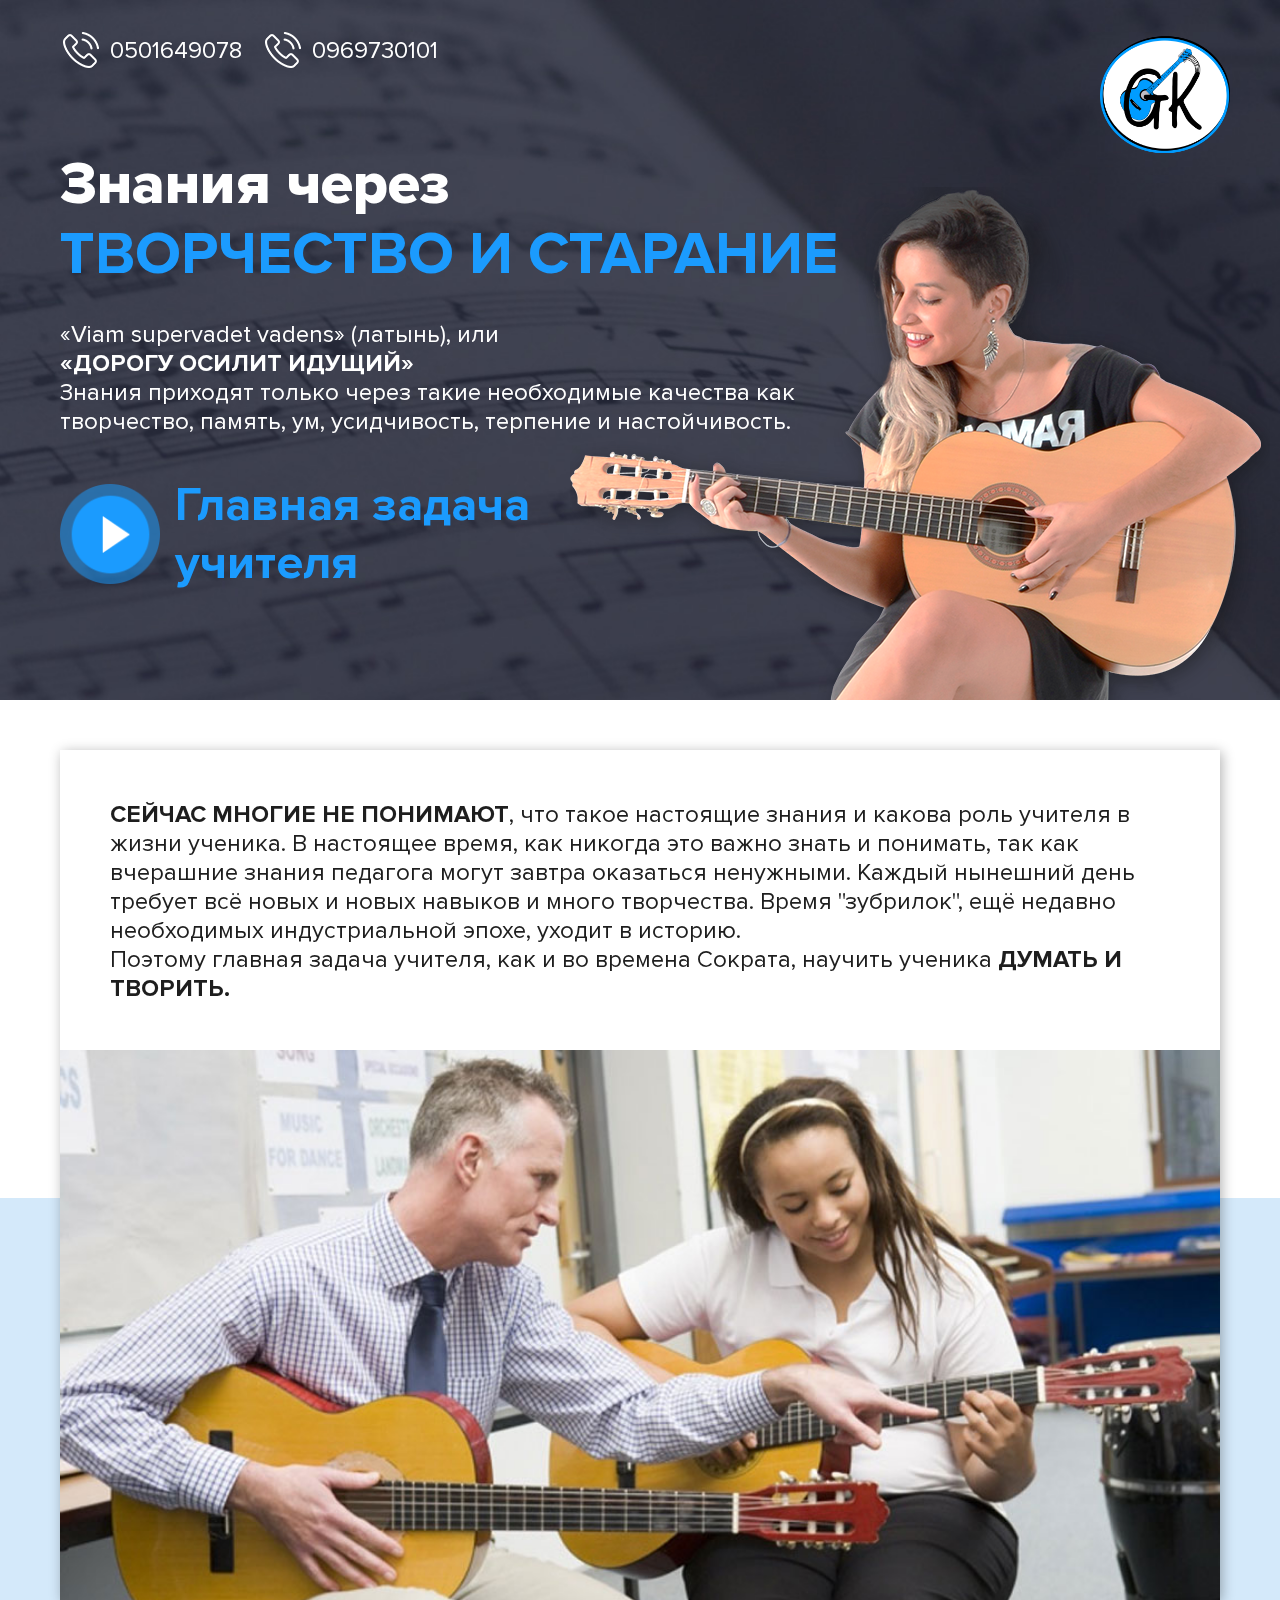
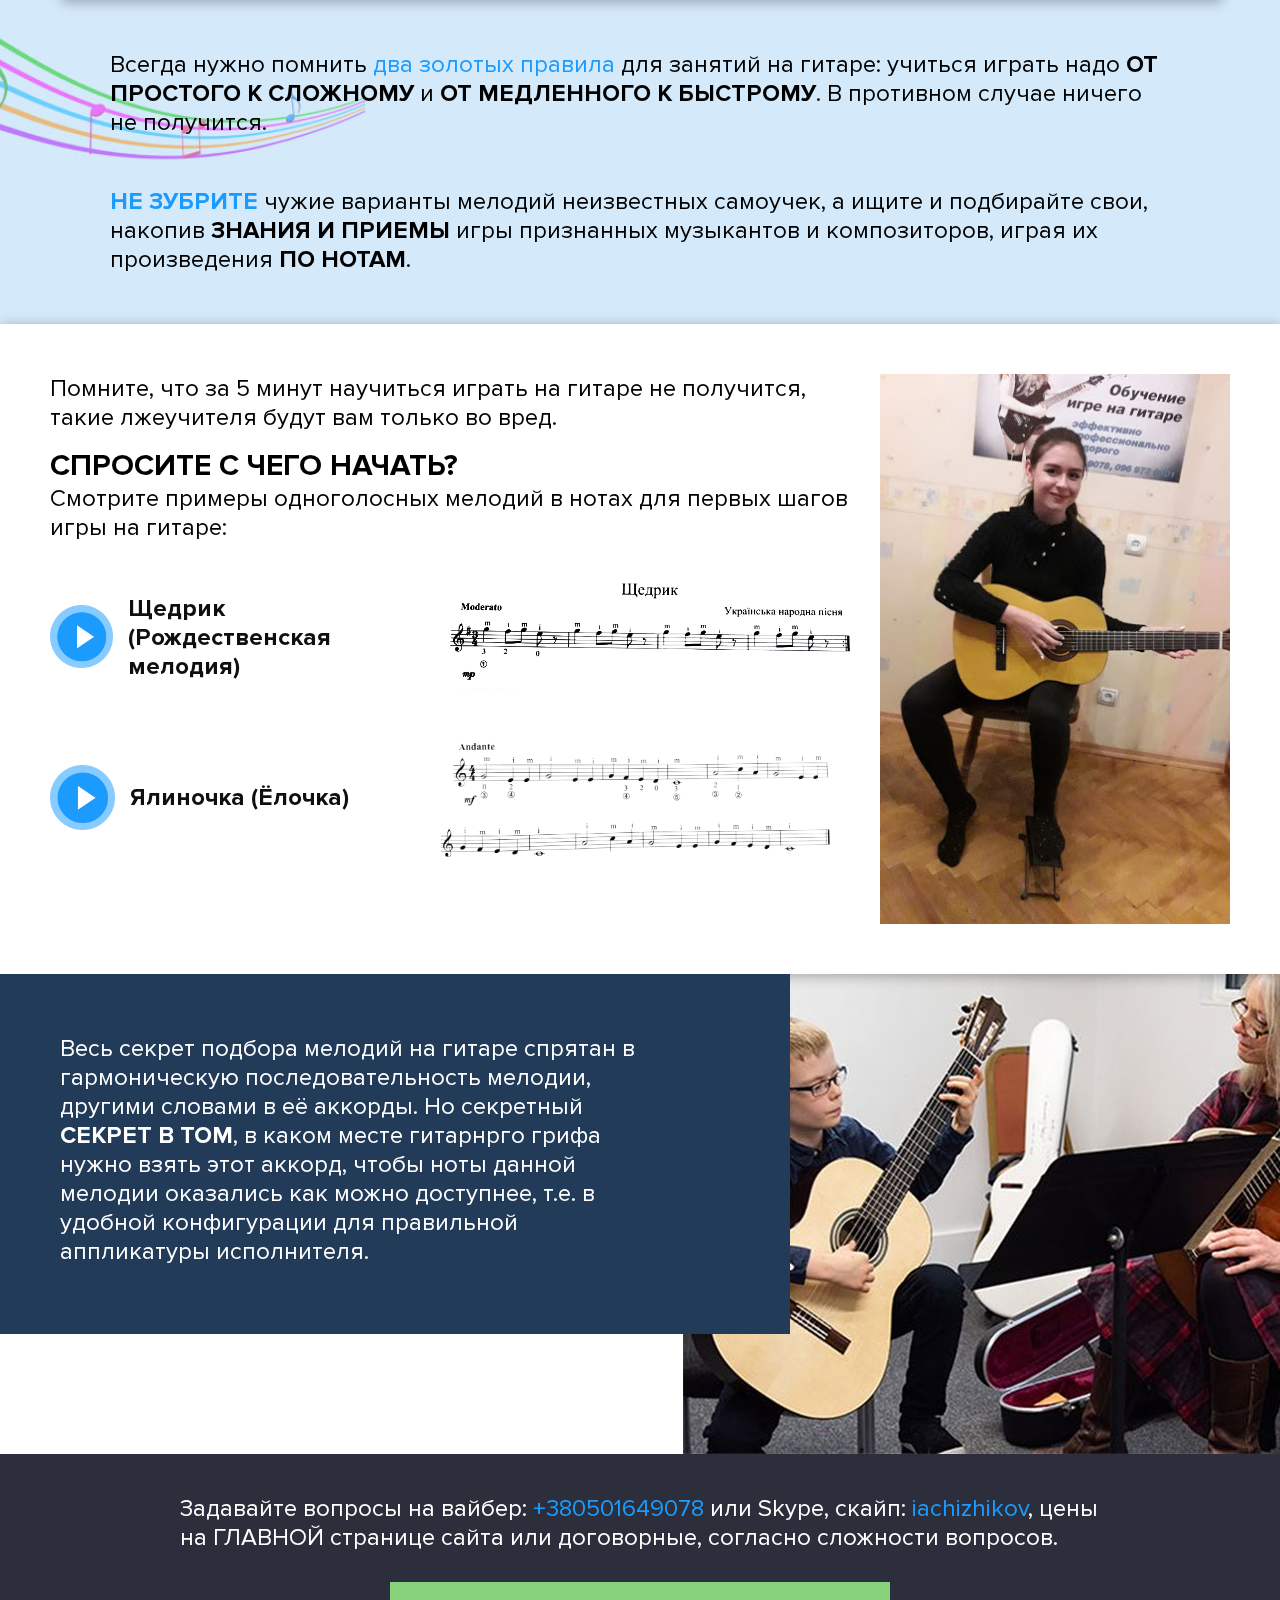
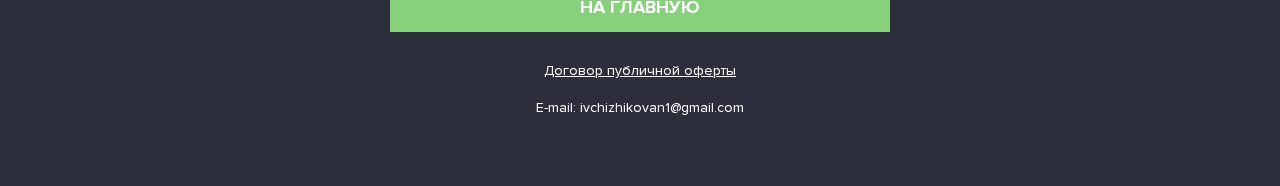
<file: advice.html>
<!DOCTYPE html>
<html lang="ru">
<head>
	<title>Знания через творчество и старания</title>
	<meta charset="utf-8">
	<meta name="viewport" content="width=device-width, initial-scale=1.0">
	<link rel="stylesheet" type="text/css" href="css/main.css">
	<link rel="stylesheet" type="text/css" href="fonts/ProximaNova/stylesheet.css">
	<link rel="shortcut icon" href="favicon.ico" type="image/x-icon">
</head>
<body class="advice f-col">

	<!-- Header -->

	<header class="advice-header f-row">
		<a href="index.php" class="logo f-row">
			<img src="img/logo.png" alt="Logo" class="logo__img">
		</a>
		<div class="size-wrapper f-col">
			<div class="f-row phones">
				<div class="phones__call f-row">
					<div class="phones__icon"></div>
					<a href="tel:+0969730101" class="phones__link">0501649078</a>
				</div>
				<div class="phones__call f-row">
					<div class="phones__icon"></div>
					<a href="tel:+0969730101" class="phones__link">0969730101</a>
				</div>
			</div>
			<div class="f-row headline">
				<h1 class="headline__text">Знания через<br/> <span class="headline__text_trans_uppercase headline__text_color_blue">творчество и старание</span></h1>
			</div>
			<p class="subline margin_30">«Viam supervadet vadens» (латынь), или <br/><span class="subline_trans_uppercase subline_weight_bold">«ДОРОГУ ОСИЛИТ ИДУЩИЙ»</span><br/>Знания приходят только через такие необходимые качества как<br/> творчество, память, ум, усидчивость, терпение и настойчивость.</p>

			<!-- ShowVideo Button -->
			<div class="rw-launcher f-row margin_10" id="task1">
				<button class="rw-launcher__btn f-row"></button>
				<p class="rw-launcher__note f-row">Главная задача<br/> учителя</p>
			</div>
			<!-- ShowVideo Button (End) -->

			<!-- Abs Image -->
			<div class="advice-header__person f-row">
				<img src="img/Instruction/in-person.png" alt="Person">
			</div>
			<!-- Abs Image (End) -->
		</div>
	</header>

	<!-- Header (End) -->

	<!-- Main -->

	<main class="main f-col">
		
		<!-- Section 1 -->
		<section class="advice-s-1 f-row">
			<!-- Background -->
			<div class="advice-s-1__bg"></div>
			<!-- Background (End) -->
			<div class="size-wrapper f-col">
				<!-- Task Block -->
				<div class="task f-col">
					<div class="task__text"><p class="task__par"><span class="task__par task__par_trans_uppercase task__par_weight_bold">Сейчас многие не понимают</span>, что такое настоящие знания и какова роль учителя в жизни ученика. В настоящее время, как никогда это важно знать и понимать, так как вчерашние знания педагога могут завтра оказаться ненужными. Каждый нынешний день требует всё новых и новых навыков и много творчества. Время "зубрилок", ещё недавно необходимых индустриальной эпохе, уходит в историю. <br/>Поэтому главная задача учителя, как и во времена Сократа, научить ученика <span class="task__par task__par_trans_uppercase task__par_weight_bold">ДУМАТЬ И ТВОРИТЬ.</span></p></div>
					<div class="task__image"></div>
				</div>
				<!-- Task Block (End) -->
				<!-- Rule Container -->
				<div class="rule f-col margin_25">
					<p class="rule__par margin_25">Всегда нужно помнить<span class="rule__par rule__par_color_blue"> два золотых правила</span> для занятий на гитаре: учиться играть надо <span class="rule__par rule__par_weight_bold rule__par_trans_uppercase">от простого к сложному</span> и <span class="rule__par rule__par_weight_bold rule__par_trans_uppercase">от медленного к быстрому</span>. В противном случае ничего не получится. </p>
					<p class="rule__par margin_25"><span class="rule__par rule__par_color_blue rule__par_trans_uppercase rule__par_weight_bold">НЕ ЗУБРИТЕ</span> чужие варианты мелодий неизвестных самоучек, а ищите и подбирайте свои, накопив <span class="rule__par rule__par_weight_bold rule__par_trans_uppercase">ЗНАНИЯ И ПРИЕМЫ</span> игры признанных музыкантов и композиторов, играя их произведения <span class="rule__par rule__par_weight_bold rule__par_trans_uppercase">ПО НОТАМ</span>.</p>
				</div>
				<!-- Rule Container (End) -->
			</div>
		</section>
		<!-- Section 1 (End) -->

		<!-- Section 2 -->

		<section class="advice-s-2 f-row">
			<!-- Melody Block -->
			<div class="melody f-row">
				<div class="melody__left f-col">
					<div class="wrapper f-col">
						<p class="melody__par">Помните, что за 5 минут научиться играть на гитаре не получится, такие лжеучителя будут вам только во вред.</p>
						<h3 class="melody__h3">Спросите с чего начать? </h3>
						<p class="melody__par">Смотрите примеры одноголосных мелодий в нотах для первых шагов игры на гитаре:</p>
					</div>
					<div class="wrapper-melody f-row margin_20">
						<!-- ShowVideo Button -->
						<div class="rw-launcher f-row margin_10" id="melody1">
							<button class="rw-launcher__btn f-row"></button>
							<p class="rw-launcher__note f-row">Щедрик<br/> (Рождественская мелодия)</p>
						</div>
						<!-- ShowVideo Button (End) -->
						<div class="melody__image melody__image_order_1 f-row">
						</div>
					</div>
					<div class="wrapper-melody f-row margin_20">
						<!-- ShowVideo Button -->
						<div class="rw-launcher f-row margin_10" id="melody2">
							<button class="rw-launcher__btn f-row"></button>
							<p class="rw-launcher__note f-row">Ялиночка (Ёлочка)</p>
						</div>
						<!-- ShowVideo Button (End) -->
						<div class="melody__image melody__image_order_2 f-row">
							
						</div>
					</div>
				</div>
				<div class="melody__right f-row">
					<div class="melody__person"></div>
				</div>
				<!-- Abs Container -->
				<div class="secret f-row">
					<p class="secret__par">Весь секрет подбора мелодий на гитаре спрятан в гармоническую последовательность мелодии, другими словами в её аккорды. Но секретный <span class="secret__par secret__par_trans_uppercase secret__par_weight_bold">секрет в том</span>, в каком месте гитарнрго грифа нужно взять этот аккорд, чтобы ноты данной мелодии оказались как можно доступнее, т.е. в удобной конфигурации для правильной аппликатуры исполнителя. </p>
				</div>
				<!-- Abs Container (End) -->
			</div>
			<!-- Melody Block (End) -->
			<!-- Absolute Image -->
			<div class="advice-s-2__image f-row">
				<img src="img/Advice/advice-bg2.jpg" alt="Background">
			</div>
			<!-- Absolute Image (End) -->
		</section>

		<!-- Section 2 (End) -->

	</main>

	<!-- Main (End) -->

	<!-- Footer -->
	<footer class="in-footer f-row">
		<div class="size-wrapper f-col">
			<p class="in-footer__par">
				Задавайте вопросы на вайбер: <a href="tel:+380501649078" class="in-footer__par_color_blue">+380501649078</a> или Skype, скайп: <span class="in-footer__par_color_blue">iachizhikov</span>, цены на ГЛАВНОЙ странице сайта или договорные, согласно сложности вопросов.
			</p>
			<a href="index.php" class="page-link f-row page-link_bg_blue">
				<p class="page-link__par">НА ГЛАВНУЮ</p>
			</a>
			<!-- Contract -->
			<div class="contract contract_on_bottom margin_30 f-col">
				<a href="agreement.html" target="_blank" class="contract__link contract__link_color_white">Договор публичной оферты</a>
				<p class="contract__par contract__par_color_white">E-mail: ivchizhikovan1@gmail.com</p>
			</div>
			<!-- Contract (End) -->
		</div>
	</footer>
	<!-- Footer (End) -->

	<!-- Video Popup -->

	<div class="rw-overflow f-row">
		<div class="rw-overflow__video f-row">
			<iframe src="https://www.youtube.com/embed/1i3yxd7HZhc" frameborder="0" allow="accelerometer; autoplay; encrypted-media; gyroscope; picture-in-picture" id="media" allowfullscreen></iframe>
		</div>
		<div class="rw-overflow__close f-row"></div>
	</div>

	<!-- Video Popup (End) -->

<!-- jQuery -->
<script src="js/jquery-3.3.1.min.js"></script>
<!-- openVideo Script -->
<script src="js/openVideo.js"></script>
</body>
</html>
</file>
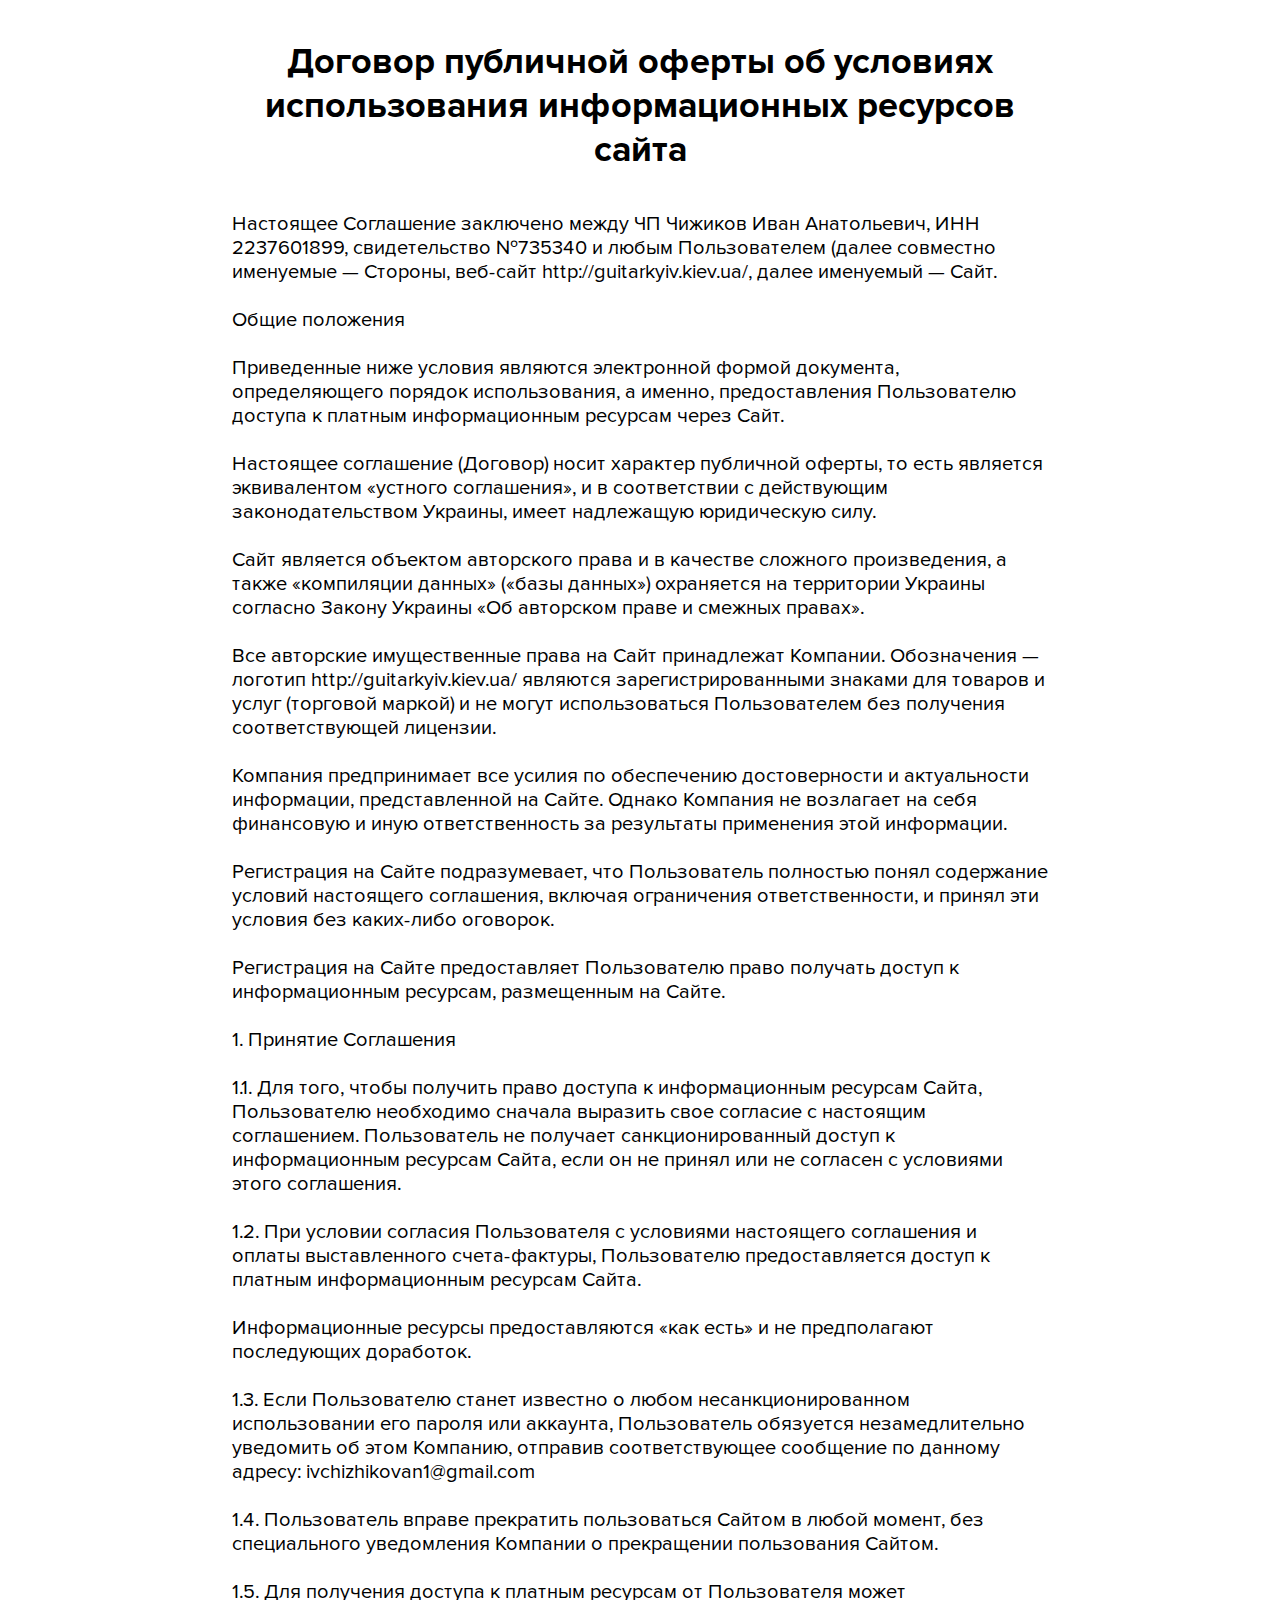
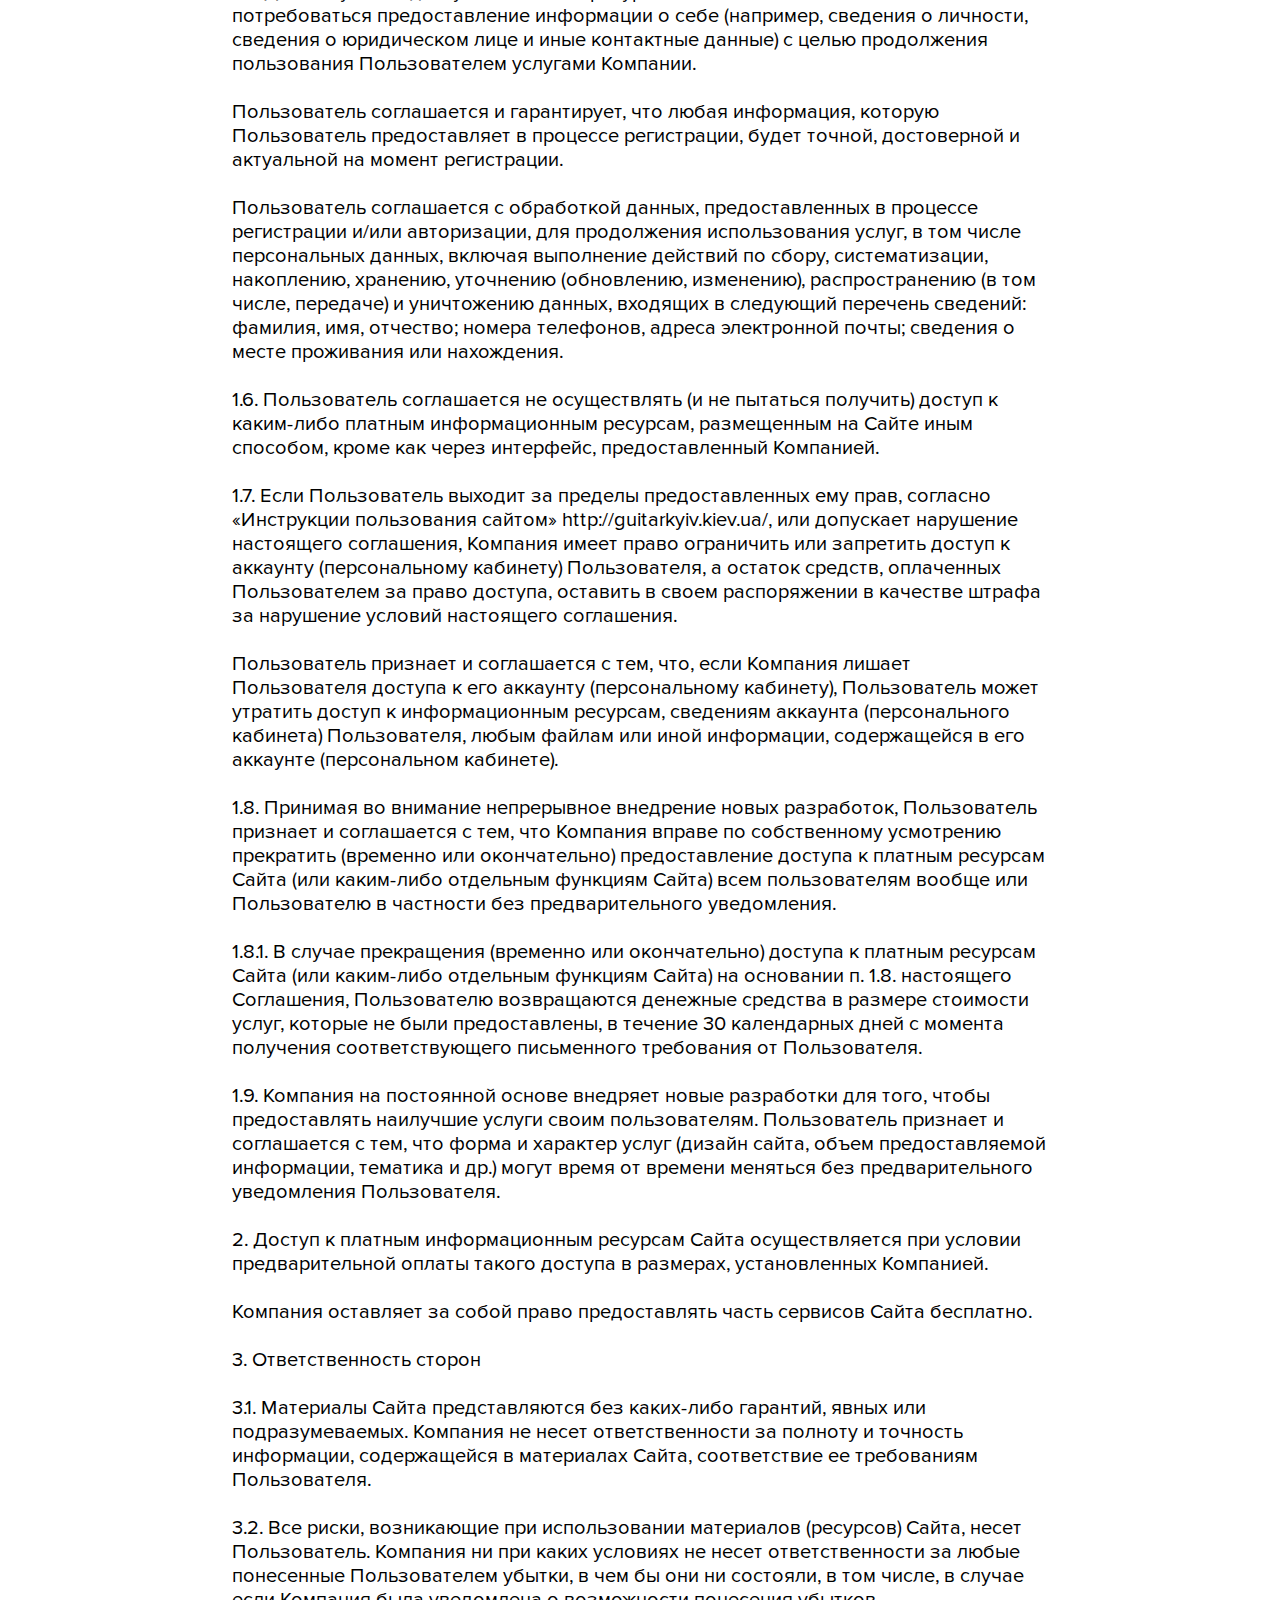
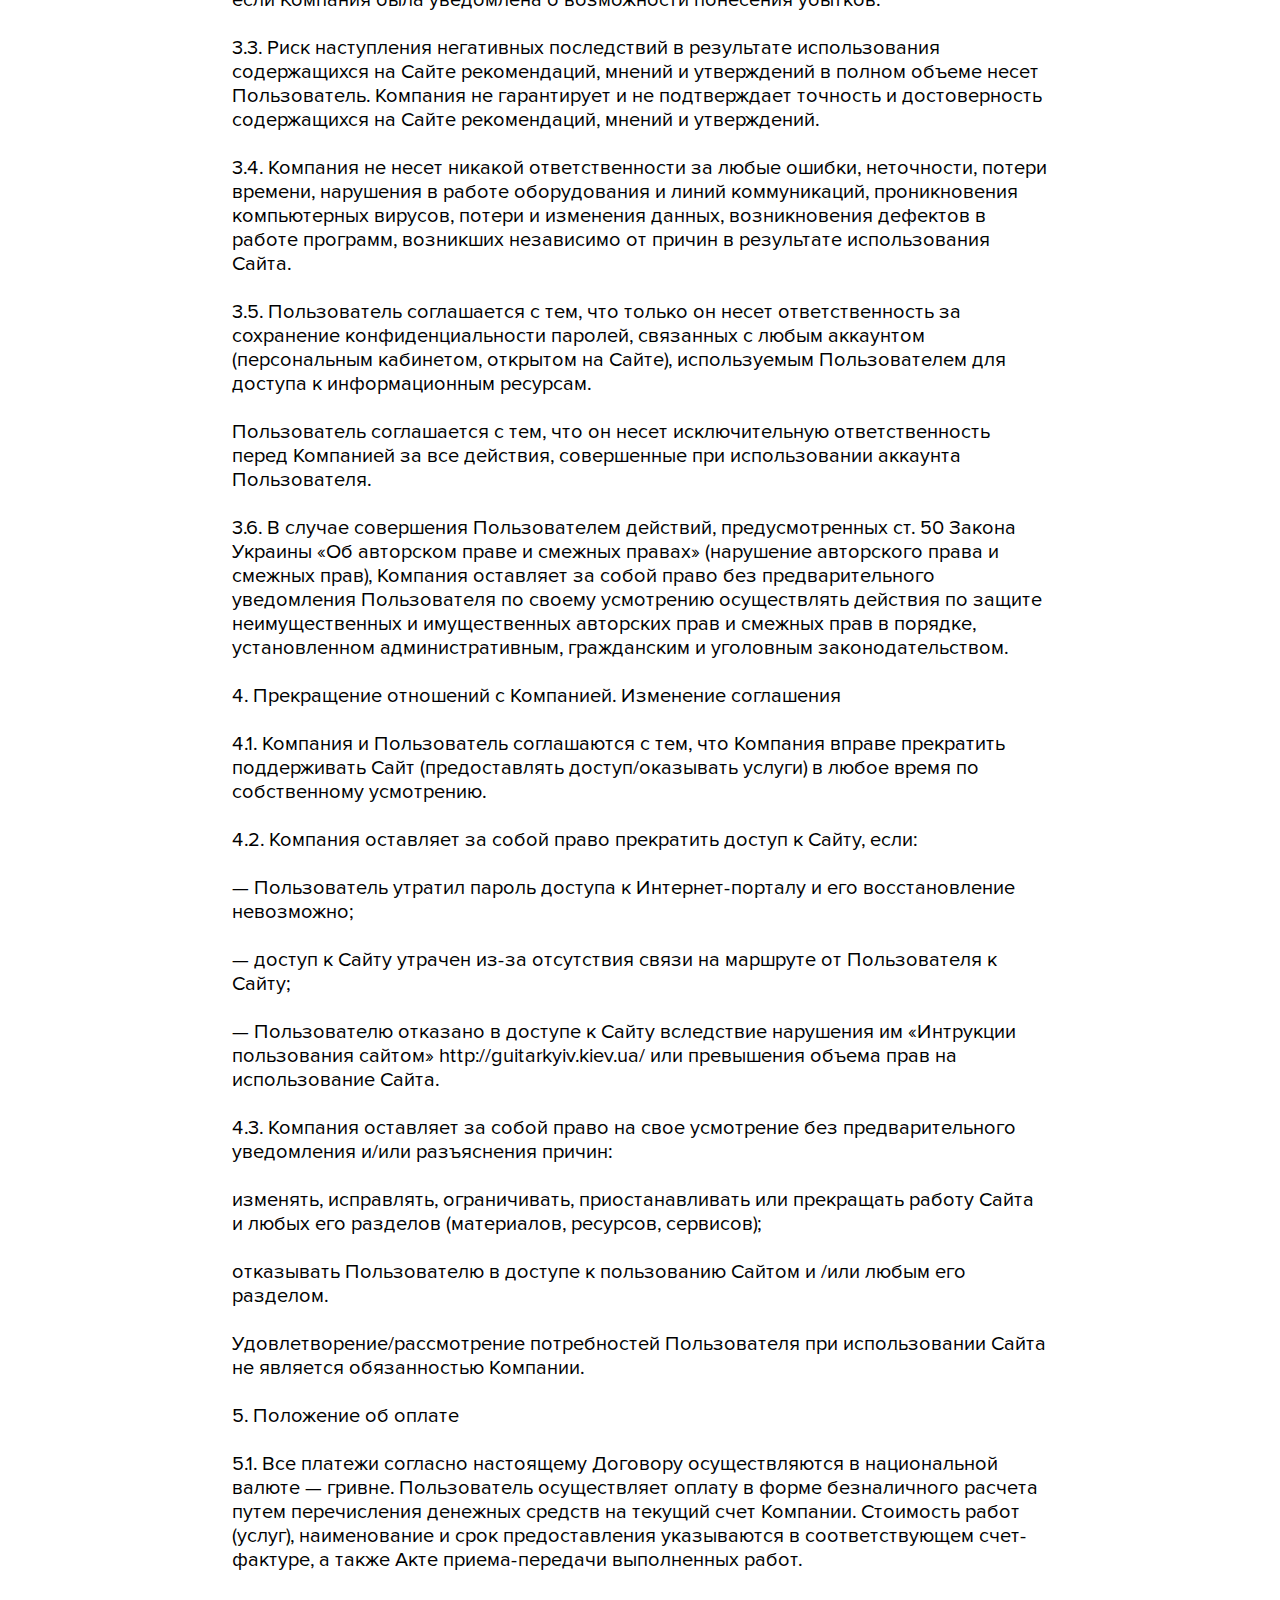
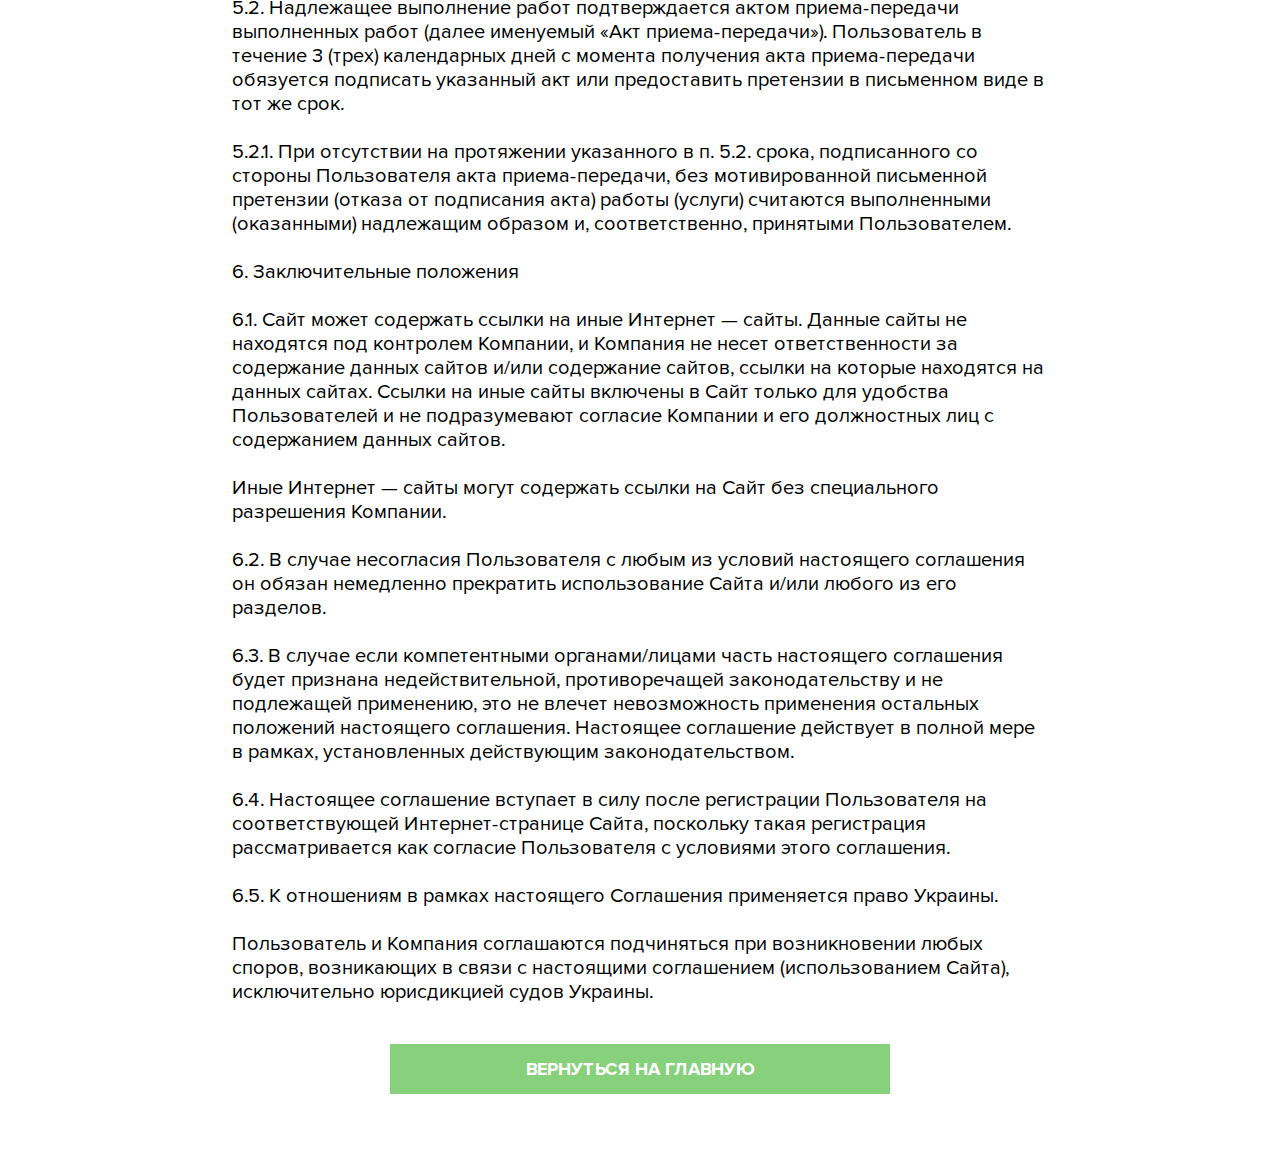
<file: agreement.html>
<!DOCTYPE html>
<html lang="ru">
<head>
	<title>Договор публичной оферты</title>
	<meta charset="utf-8">
	<meta name="viewport" content="width=device-width, initial-scale=1.0">
	<link rel="stylesheet" type="text/css" href="css/main.css">
	<link rel="stylesheet" type="text/css" href="fonts/ProximaNova/stylesheet.css">
	<link rel="shortcut icon" href="favicon.ico" type="image/x-icon">
</head>
<body class="agreement f-row">

	<div class="agreement-wrapper f-col">
		<h2 class="agreement__headline">
			Договор публичной оферты об условиях использования информационных ресурсов сайта
		</h2>
		<p class="agreement__text">
			Настоящее Соглашение заключено между ЧП Чижиков Иван Анатольевич, ИНН 2237601899, свидетельство №735340 и любым Пользователем (далее совместно именуемые — Стороны, веб-сайт http://guitarkyiv.kiev.ua/, далее именуемый — Сайт.
			<br/><br/>
			Общие положения
			<br/><br/>
			Приведенные ниже условия являются электронной формой документа, определяющего порядок использования, а именно, предоставления Пользователю доступа к платным информационным ресурсам через Сайт.
			<br/><br/>
			Настоящее соглашение (Договор) носит характер публичной оферты, то есть является эквивалентом «устного соглашения», и в соответствии с действующим законодательством Украины, имеет надлежащую юридическую силу.
			<br/><br/>
			Сайт является объектом авторского права и в качестве сложного произведения, а также «компиляции данных» («базы данных») охраняется на территории Украины согласно Закону Украины «Об авторском праве и смежных правах».
			<br/><br/>
			Все авторские имущественные права на Сайт принадлежат Компании. Обозначения — логотип http://guitarkyiv.kiev.ua/ являются зарегистрированными знаками для товаров и услуг (торговой маркой) и не могут использоваться Пользователем без получения соответствующей лицензии.
			<br/><br/>
			Компания предпринимает все усилия по обеспечению достоверности и актуальности информации, представленной на Сайте. Однако Компания не возлагает на себя финансовую и иную ответственность за результаты применения этой информации.
			<br/><br/>
			Регистрация на Сайте подразумевает, что Пользователь полностью понял содержание условий настоящего соглашения, включая ограничения ответственности, и принял эти условия без каких-либо оговорок.
			<br/><br/>
			Регистрация на Сайте предоставляет Пользователю право получать доступ к информационным ресурсам, размещенным на Сайте.
			<br/><br/>
			1. Принятие Соглашения
			<br/><br/>
			1.1. Для того, чтобы получить право доступа к информационным ресурсам Сайта, Пользователю необходимо сначала выразить свое согласие с настоящим соглашением. Пользователь не получает санкционированный доступ к информационным ресурсам Сайта, если он не принял или не согласен с условиями этого соглашения.
			<br/><br/>
			1.2. При условии согласия Пользователя с условиями настоящего соглашения и оплаты выставленного счета-фактуры, Пользователю предоставляется доступ к платным информационным ресурсам Сайта.
			<br/><br/>
			Информационные ресурсы предоставляются «как есть» и не предполагают последующих доработок.
			<br/><br/>
			1.3. Если Пользователю станет известно о любом несанкционированном использовании его пароля или аккаунта, Пользователь обязуется незамедлительно уведомить об этом Компанию, отправив соответствующее сообщение по данному адресу: ivchizhikovan1@gmail.com
			<br/><br/>
			1.4. Пользователь вправе прекратить пользоваться Сайтом в любой момент, без специального уведомления Компании о прекращении пользования Сайтом.
			<br/><br/>
			1.5. Для получения доступа к платным ресурсам от Пользователя может потребоваться предоставление информации о себе (например, сведения о личности, сведения о юридическом лице и иные контактные данные) с целью продолжения пользования Пользователем услугами Компании.
			<br/><br/>
			Пользователь соглашается и гарантирует, что любая информация, которую Пользователь предоставляет в процессе регистрации, будет точной, достоверной и актуальной на момент регистрации.
			<br/><br/>
			Пользователь соглашается с обработкой данных, предоставленных в процессе регистрации и/или авторизации, для продолжения использования услуг, в том числе персональных данных, включая выполнение действий по сбору, систематизации, накоплению, хранению, уточнению (обновлению, изменению), распространению (в том числе, передаче) и уничтожению данных, входящих в следующий перечень сведений: фамилия, имя, отчество; номера телефонов, адреса электронной почты; сведения о месте проживания или нахождения.
			<br/><br/>
			1.6. Пользователь соглашается не осуществлять (и не пытаться получить) доступ к каким-либо платным информационным ресурсам, размещенным на Сайте иным способом, кроме как через интерфейс, предоставленный Компанией.
			<br/><br/>
			1.7. Если Пользователь выходит за пределы предоставленных ему прав, согласно «Инструкции пользования сайтом» http://guitarkyiv.kiev.ua/, или допускает нарушение настоящего соглашения, Компания имеет право ограничить или запретить доступ к аккаунту (персональному кабинету) Пользователя, а остаток средств, оплаченных Пользователем за право доступа, оставить в своем распоряжении в качестве штрафа за нарушение условий настоящего соглашения.
			<br/><br/>
			Пользователь признает и соглашается с тем, что, если Компания лишает Пользователя доступа к его аккаунту (персональному кабинету), Пользователь может утратить доступ к информационным ресурсам, сведениям аккаунта (персонального кабинета) Пользователя, любым файлам или иной информации, содержащейся в его аккаунте (персональном кабинете).
			<br/><br/>
			1.8. Принимая во внимание непрерывное внедрение новых разработок, Пользователь признает и соглашается с тем, что Компания вправе по собственному усмотрению прекратить (временно или окончательно) предоставление доступа к платным ресурсам Сайта (или каким-либо отдельным функциям Сайта) всем пользователям вообще или Пользователю в частности без предварительного уведомления.
			<br/><br/>
			1.8.1. В случае прекращения (временно или окончательно) доступа к платным ресурсам Сайта (или каким-либо отдельным функциям Сайта) на основании п. 1.8. настоящего Соглашения, Пользователю возвращаются денежные средства в размере стоимости услуг, которые не были предоставлены, в течение 30 календарных дней с момента получения соответствующего письменного требования от Пользователя.
			<br/><br/>
			1.9. Компания на постоянной основе внедряет новые разработки для того, чтобы предоставлять наилучшие услуги своим пользователям. Пользователь признает и соглашается с тем, что форма и характер услуг (дизайн сайта, объем предоставляемой информации, тематика и др.) могут время от времени меняться без предварительного уведомления Пользователя.
			<br/><br/>
			2. Доступ к платным информационным ресурсам Сайта осуществляется при условии предварительной оплаты такого доступа в размерах, установленных Компанией.
			<br/><br/>
			Компания оставляет за собой право предоставлять часть сервисов Сайта бесплатно.
			<br/><br/>
			3. Ответственность сторон
			<br/><br/>
			3.1. Материалы Сайта представляются без каких-либо гарантий, явных или подразумеваемых. Компания не несет ответственности за полноту и точность информации, содержащейся в материалах Сайта, соответствие ее требованиям Пользователя.
			<br/><br/>
			3.2. Все риски, возникающие при использовании материалов (ресурсов) Сайта, несет Пользователь. Компания ни при каких условиях не несет ответственности за любые понесенные Пользователем убытки, в чем бы они ни состояли, в том числе, в случае если Компания была уведомлена о возможности понесения убытков.
			<br/><br/>
			3.3. Риск наступления негативных последствий в результате использования содержащихся на Сайте рекомендаций, мнений и утверждений в полном объеме несет Пользователь. Компания не гарантирует и не подтверждает точность и достоверность содержащихся на Сайте рекомендаций, мнений и утверждений.
			<br/><br/>
			3.4. Компания не несет никакой ответственности за любые ошибки, неточности, потери времени, нарушения в работе оборудования и линий коммуникаций, проникновения компьютерных вирусов, потери и изменения данных, возникновения дефектов в работе программ, возникших независимо от причин в результате использования Сайта.
			<br/><br/>
			3.5. Пользователь соглашается с тем, что только он несет ответственность за сохранение конфиденциальности паролей, связанных с любым аккаунтом (персональным кабинетом, открытом на Сайте), используемым Пользователем для доступа к информационным ресурсам.
			<br/><br/>
			Пользователь соглашается с тем, что он несет исключительную ответственность перед Компанией за все действия, совершенные при использовании аккаунта Пользователя.
			<br/><br/>
			3.6. В случае совершения Пользователем действий, предусмотренных ст. 50 Закона Украины «Об авторском праве и смежных правах» (нарушение авторского права и смежных прав), Компания оставляет за собой право без предварительного уведомления Пользователя по своему усмотрению осуществлять действия по защите неимущественных и имущественных авторских прав и смежных прав в порядке, установленном административным, гражданским и уголовным законодательством.
			<br/><br/>
			4. Прекращение отношений с Компанией. Изменение соглашения
			<br/><br/>
			4.1. Компания и Пользователь соглашаются с тем, что Компания вправе прекратить поддерживать Сайт (предоставлять доступ/оказывать услуги) в любое время по собственному усмотрению.
			<br/><br/>
			4.2. Компания оставляет за собой право прекратить доступ к Сайту, если:
			<br/><br/>
			— Пользователь утратил пароль доступа к Интернет-порталу и его восстановление невозможно;
			<br/><br/>
			— доступ к Сайту утрачен из-за отсутствия связи на маршруте от Пользователя к Сайту;
			<br/><br/>
			— Пользователю отказано в доступе к Сайту вследствие нарушения им «Интрукции пользования сайтом» http://guitarkyiv.kiev.ua/ или превышения объема прав на использование Сайта.
			<br/><br/>
			4.3. Компания оставляет за собой право на свое усмотрение без предварительного уведомления и/или разъяснения причин:
			<br/><br/>
			изменять, исправлять, ограничивать, приостанавливать или прекращать работу Сайта и любых его разделов (материалов, ресурсов, сервисов);
			<br/><br/>
			отказывать Пользователю в доступе к пользованию Сайтом и /или любым его разделом.
			<br/><br/>
			Удовлетворение/рассмотрение потребностей Пользователя при использовании Сайта не является обязанностью Компании.
			<br/><br/>
			5. Положение об оплате
			<br/><br/>
			5.1. Все платежи согласно настоящему Договору осуществляются в национальной валюте — гривне. Пользователь осуществляет оплату в форме безналичного расчета путем перечисления денежных средств на текущий счет Компании. Стоимость работ (услуг), наименование и срок предоставления указываются в соответствующем cчет-фактуре, а также Акте приема-передачи выполненных работ.
			<br/><br/>
			5.2. Надлежащее выполнение работ подтверждается актом приема-передачи выполненных работ (далее именуемый «Акт приема-передачи»). Пользователь в течение 3 (трех) календарных дней с момента получения акта приема-передачи обязуется подписать указанный акт или предоставить претензии в письменном виде в тот же срок.
			<br/><br/>
			5.2.1. При отсутствии на протяжении указанного в п. 5.2. срока, подписанного со стороны Пользователя акта приема-передачи, без мотивированной письменной претензии (отказа от подписания акта) работы (услуги) считаются выполненными (оказанными) надлежащим образом и, соответственно, принятыми Пользователем.
			<br/><br/>
			6. Заключительные положения
			<br/><br/>
			6.1. Сайт может содержать ссылки на иные Интернет — сайты. Данные сайты не находятся под контролем Компании, и Компания не несет ответственности за содержание данных сайтов и/или содержание сайтов, ссылки на которые находятся на данных сайтах. Ссылки на иные сайты включены в Сайт только для удобства Пользователей и не подразумевают согласие Компании и его должностных лиц с содержанием данных сайтов.
			<br/><br/>
			Иные Интернет — сайты могут содержать ссылки на Сайт без специального разрешения Компании.
			<br/><br/>
			6.2. В случае несогласия Пользователя с любым из условий настоящего соглашения он обязан немедленно прекратить использование Сайта и/или любого из его разделов.
			<br/><br/>
			6.3. В случае если компетентными органами/лицами часть настоящего соглашения будет признана недействительной, противоречащей законодательству и не подлежащей применению, это не влечет невозможность применения остальных положений настоящего соглашения. Настоящее соглашение действует в полной мере в рамках, установленных действующим законодательством.
			<br/><br/>
			6.4. Настоящее соглашение вступает в силу после регистрации Пользователя на соответствующей Интернет-странице Сайта, поскольку такая регистрация рассматривается как согласие Пользователя с условиями этого соглашения.
			<br/><br/>
			6.5. К отношениям в рамках настоящего Соглашения применяется право Украины.
			<br/><br/>
			Пользователь и Компания соглашаются подчиняться при возникновении любых споров, возникающих в связи с настоящими соглашением (использованием Сайта), исключительно юрисдикцией судов Украины.
		</p>
		<a href="index.php" class="page-link f-row">
			<p class="page-link__par">ВЕРНУТЬСЯ НА ГЛАВНУЮ</p>
		</a>
	</div>

</body>
</html>
</file>
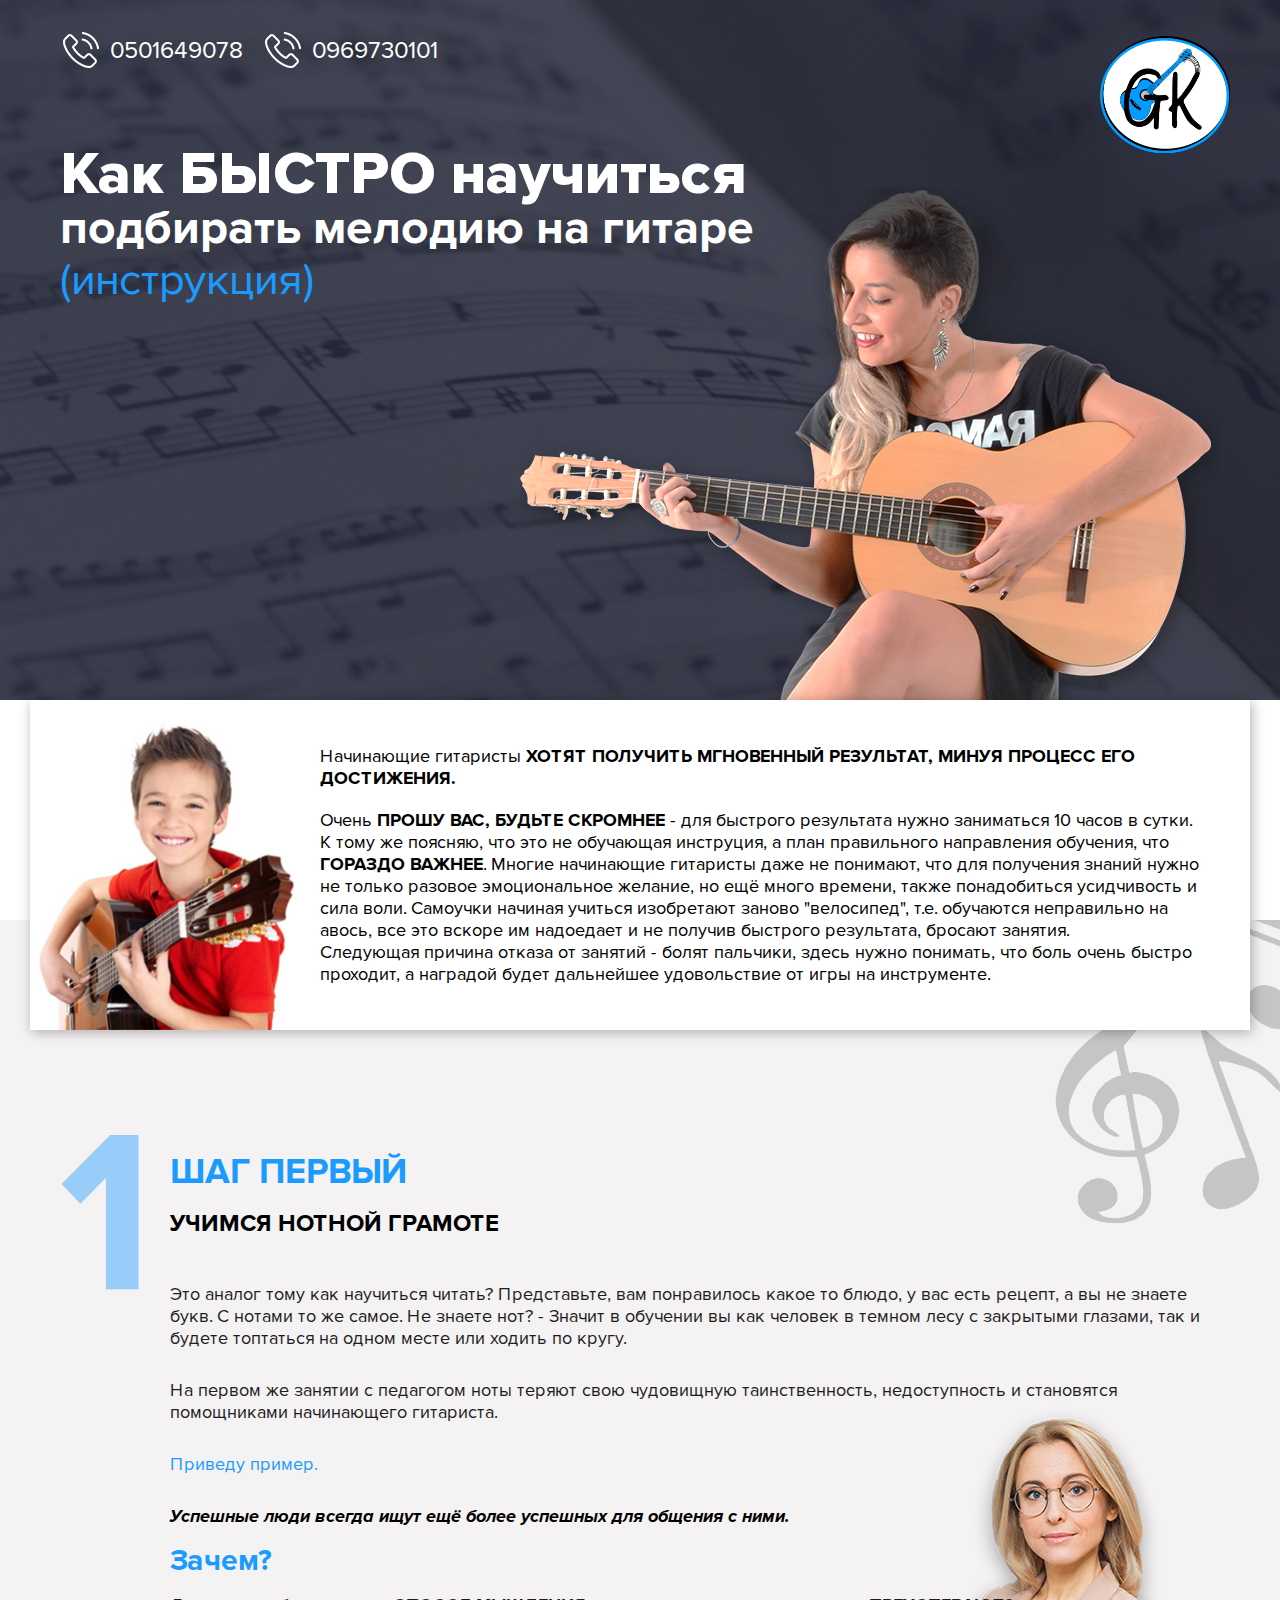
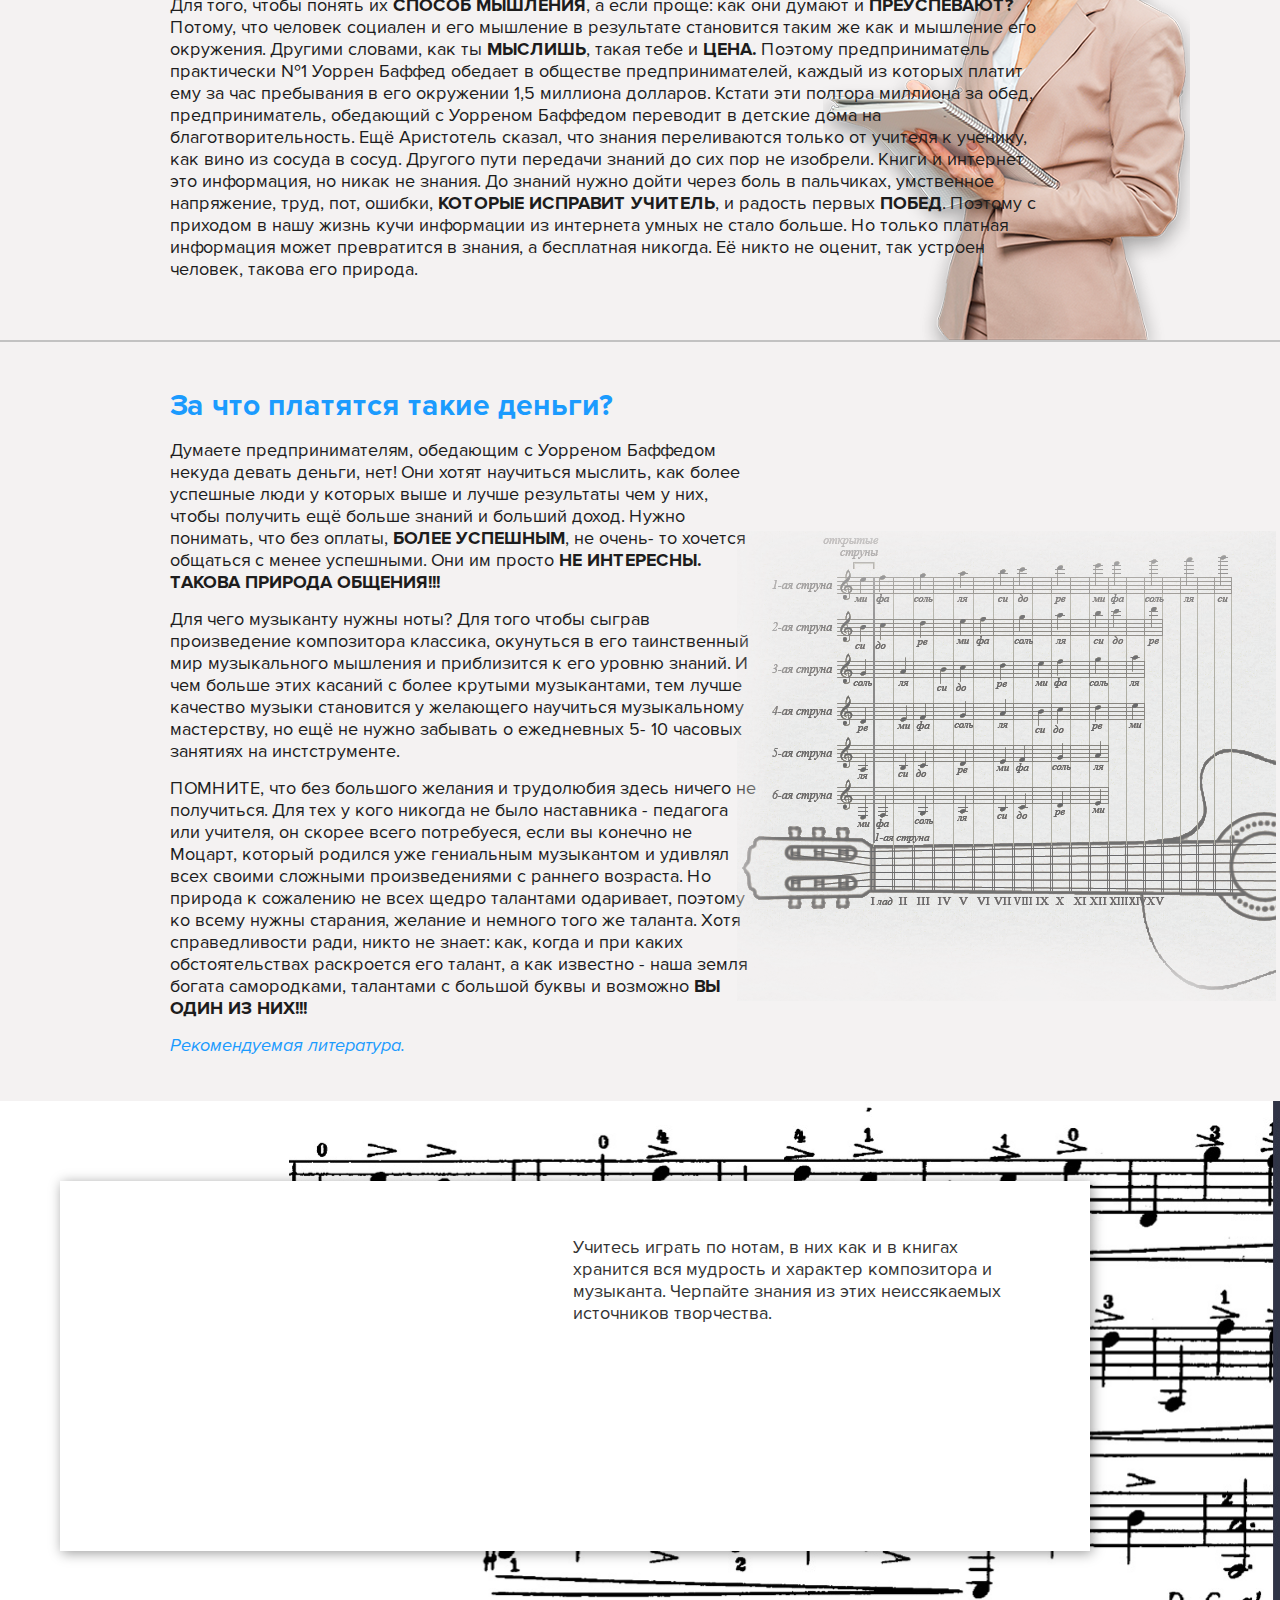
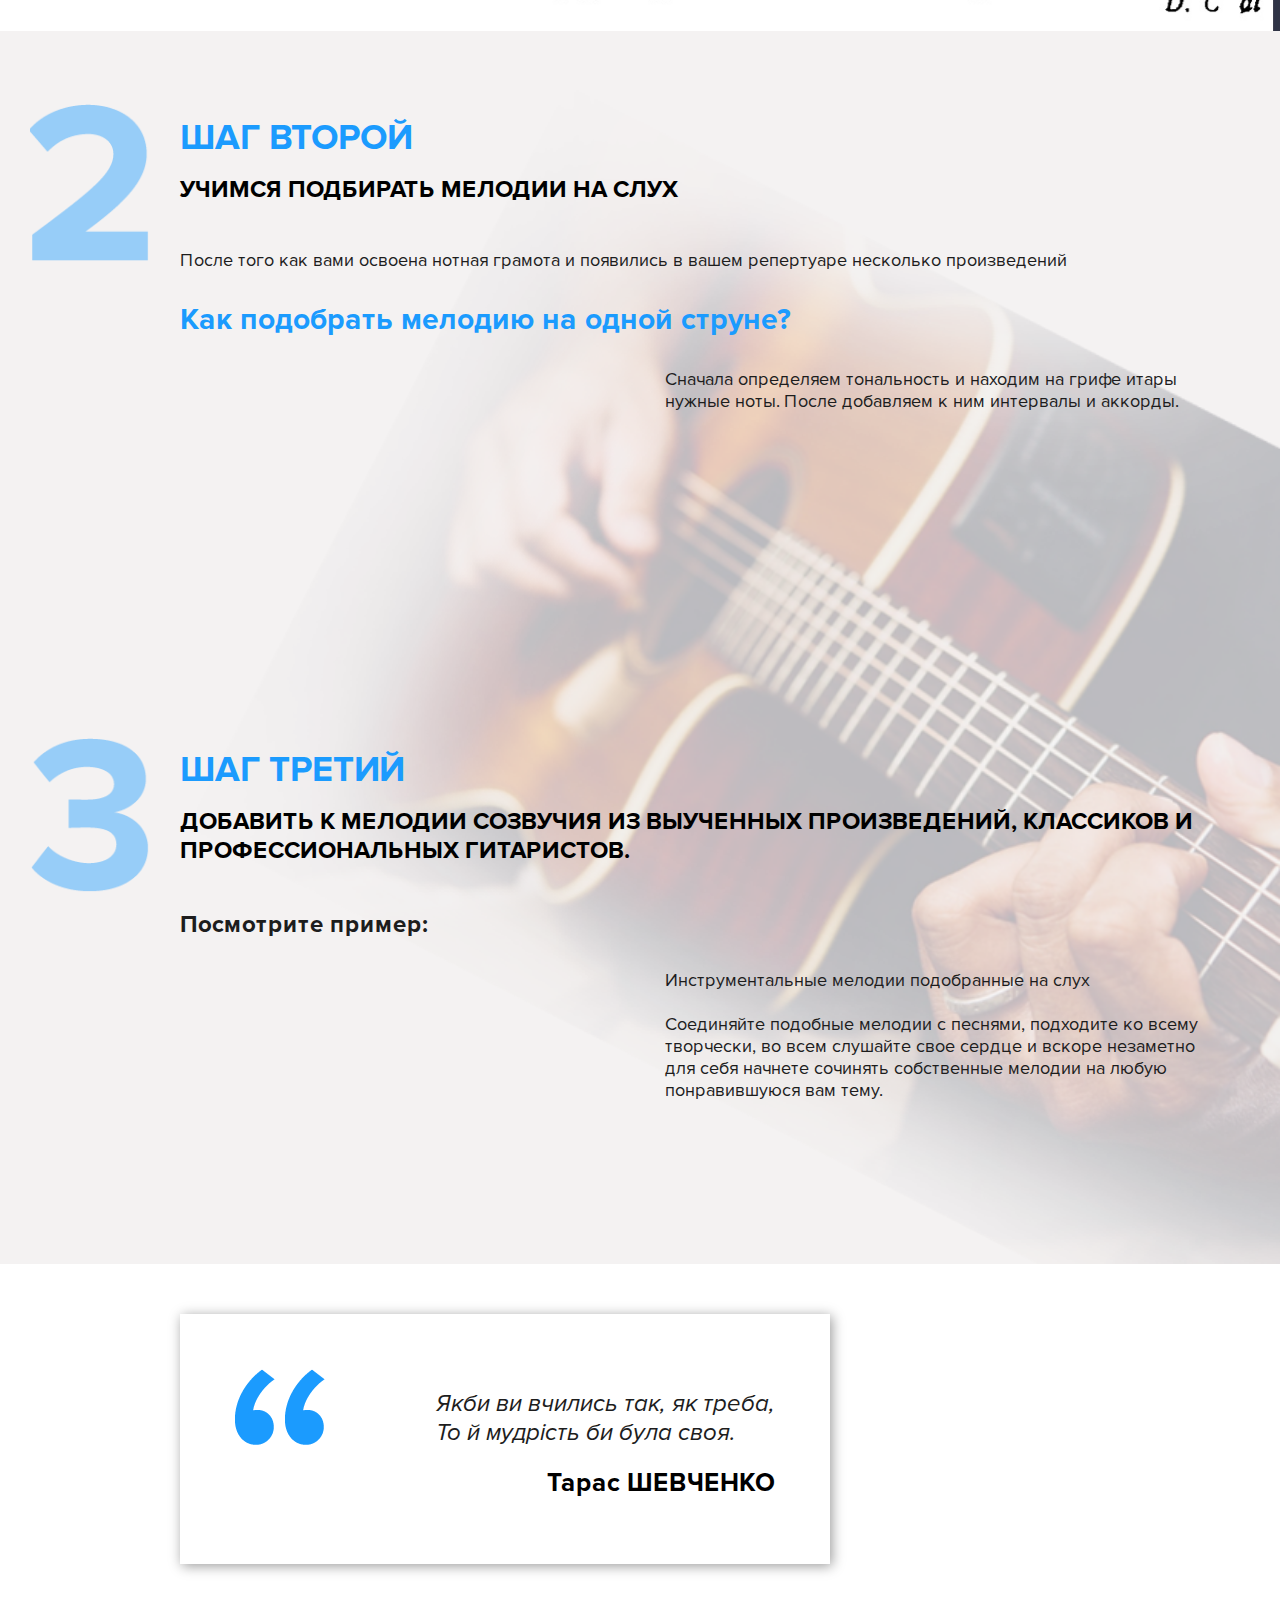
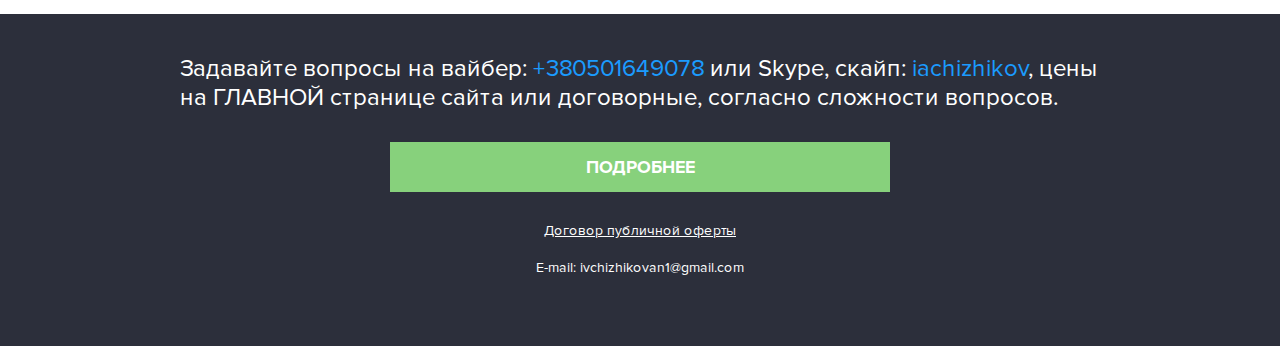
<file: instruction.html>
<!DOCTYPE html>
<html lang="ru">
<head>
	<title>Как БЫСТРО научиться
подбирать мелодию на гитаре
(инструкция)</title>
	<meta charset="utf-8">
	<meta name="viewport" content="width=device-width, initial-scale=1.0">
	<link rel="stylesheet" type="text/css" href="css/main.css">
	<link rel="stylesheet" type="text/css" href="fonts/ProximaNova/stylesheet.css">
	<link rel="shortcut icon" href="favicon.ico" type="image/x-icon">
</head>
<body class="instruction f-col">

	<!-- Header -->

	<header class="in-header f-row">
		<a href="index.php" class="logo f-row">
			<img src="img/logo.png" alt="Logo" class="logo__img">
		</a>
		<div class="size-wrapper f-col">
			<div class="f-row phones">
				<div class="phones__call f-row">
					<div class="phones__icon"></div>
					<a href="tel:+0969730101" class="phones__link">0501649078</a>
				</div>
				<div class="phones__call f-row">
					<div class="phones__icon"></div>
					<a href="tel:+0969730101" class="phones__link">0969730101</a>
				</div>
			</div>
			<div class="f-row headline">
				<h1 class="headline__text">Как БЫСТРО научиться<br/> <span class="headline__text_weight_normal">подбирать мелодию на гитаре</span></h1>
			</div>
			<p class="blue-text">(инструкция)</p>
			<!-- Abs Image -->
			<div class="in-header__person f-row">
				<img src="img/Instruction/in-person.png" alt="Person">
			</div>
			<!-- Abs Image (End) -->
		</div>
	</header>

	<!-- Header (End) -->

	<!-- Main -->

	<main class="in-main f-col">

		<!-- Section 1 -->

		<section class="in-sec-1 f-col">
			<!-- Attention Block -->
			<div class="attention f-row">
				<div class="attention__img"></div>
				<div class="wrapper-attention f-col">
					<p class="attention__par">Начинающие гитаристы <span class="attention__par attention__par_weight_bold">ХОТЯТ ПОЛУЧИТЬ МГНОВЕННЫЙ РЕЗУЛЬТАТ, МИНУЯ ПРОЦЕСС ЕГО ДОСТИЖЕНИЯ.</span></p>
					<p class="attention__par">Очень <span class="attention__par attention__par_weight_bold">ПРОШУ ВАС, БУДЬТЕ СКРОМНЕЕ</span> - для быстрого результата нужно заниматься 10 часов в сутки. К тому же поясняю, что это не обучающая инструция, а план правильного направления обучения, что <span class="attention__par attention__par_weight_bold">ГОРАЗДО ВАЖНЕЕ</span>. Многие начинающие гитаристы даже не понимают, что для получения знаний нужно не только разовое эмоциональное желание, но ещё много времени, также понадобиться усидчивость и сила воли. Самоучки начиная учиться изобретают заново "велосипед", т.е. обучаются неправильно на авось, все это вскоре им надоедает и не получив быстрого результата, бросают занятия.<br/>Следующая причина отказа от занятий - болят пальчики, здесь нужно понимать, что боль очень быстро проходит, а наградой будет дальнейшее удовольствие от игры на инструменте.</p>
				</div>
			</div>
			<!-- Attention Block (End) -->

			<!-- Steps -->
			<div class="steps f-col steps_order_1">
				<!-- Abs Image -->
				<div class="steps__notes f-row">
					<img src="img/Instruction/in-notes.png" alt="Notes">
				</div>
				<!-- Step 1 -->
				<div class="steps__card steps__card_order_1 steps__card_with_number f-row">
					<div class="size-wrapper f-row">
						<div class="steps__number steps__number_order_1"></div>
						<div class="wrapper-steps f-col">
							<h2 class="steps__headline steps__headline_color_blue">ШАГ ПЕРВЫЙ</h2>
							<h3 class="steps__subline">Учимся нотной грамоте</h3>
							<p class="steps__par">Это аналог тому как научиться читать? Представьте, вам понравилось какое то блюдо, у вас есть рецепт, а вы не знаете букв. С нотами то же самое. Не знаете нот?  - Значит в обучении вы как человек в темном лесу с закрытыми глазами, так и будете топтаться на одном месте или ходить по кругу. </p>
							<p class="steps__par">На первом же занятии с педагогом ноты теряют свою чудовищную таинственность, недоступность и становятся помощниками начинающего гитариста.</p>
							<div class="wrapper-steps2 f-col">
								<p class="steps__par steps__par_color_blue">Приведу пример.</p>
								<p class="steps__par steps__par_color_black steps__par_type_italic">Успешные люди всегда ищут ещё более успешных для общения с ними.</p>
								<h4 class="steps__h4 steps__h4_color_blue">Зачем?</h4>
								<p class="steps__par">Для того, чтобы понять их <span class="steps__par steps__par_weight_bold">СПОСОБ МЫШЛЕНИЯ</span>, а если проще: как они думают и <span class="steps__par steps__par_weight_bold">ПРЕУСПЕВАЮТ?</span> Потому, что человек социален и его мышление в результате становится таким же как и мышление его окружения. Другими словами, как ты <span class="steps__par steps__par_weight_bold">МЫСЛИШЬ</span>, такая тебе и <span class="steps__par steps__par_weight_bold">ЦЕНА.</span> Поэтому предприниматель практически №1 Уоррен Баффед обедает в обществе предпринимателей, каждый из которых платит ему за час пребывания в его окружении 1,5 миллиона долларов. Кстати эти полтора миллиона за обед, предприниматель, обедающий с Уорреном Баффедом переводит в детские дома на благотворительность. Ещё Аристотель сказал, что знания переливаются только от учителя к ученику, как вино из сосуда в сосуд. Другого пути передачи знаний до сих пор не изобрели. Книги и интернет это информация, но никак не знания. До знаний нужно дойти через боль в пальчиках, умственное напряжение, труд, пот, ошибки, <span class="steps__par steps__par_weight_bold">КОТОРЫЕ ИСПРАВИТ УЧИТЕЛЬ</span>, и радость первых <span class="steps__par steps__par_weight_bold">ПОБЕД</span>. Поэтому с приходом в нашу жизнь кучи информации из интернета умных не стало больше. Но только платная информация может превратится в знания, а бесплатная никогда. Её никто не оценит, так устроен человек, такова его природа.</p>
							</div>
						</div>
						<!-- Abs Image -->
						<div class="steps__person f-row">
							<img src="img/Instruction/in-person3.png" alt="Person">
						</div>
					</div>
				</div>
				<!-- Step 1 (End) -->
				<!-- Step 2 -->
				<div class="steps__card steps__card_order_2 f-row">
					<div class="size-wrapper f-col">
						<div class="wrapper-steps2">
						<h4 class="steps__h4 steps__h4_color_blue">За что платятся такие деньги? </h4>
						<p class="steps__par">Думаете предпринимателям, обедающим с Уорреном Баффедом некуда девать деньги, нет! Они хотят научиться мыслить, как более успешные люди у которых выше и лучше результаты чем у них, чтобы получить ещё больше знаний и больший доход. Нужно понимать, что без оплаты, <span class="steps__par_weight_bold">БОЛЕЕ УСПЕШНЫМ</span>, не очень- то хочется общаться с менее успешными. Они им просто <span class="steps__par_weight_bold">НЕ ИНТЕРЕСНЫ. ТАКОВА ПРИРОДА ОБЩЕНИЯ!!!</span></p>
						<p class="steps__par">Для чего музыканту нужны ноты? Для того чтобы сыграв произведение композитора классика, окунуться в его таинственный мир музыкального мышления и приблизится к его уровню знаний. И чем больше этих касаний с более крутыми музыкантами, тем лучше качество музыки становится у желающего научиться музыкальному мастерству, но ещё не нужно забывать о ежедневных 5- 10 часовых занятиях на инстструменте.</p>
						<p class="steps__par">ПОМНИТЕ, что без большого желания и трудолюбия здесь ничего не получиться. Для тех у кого никогда не было наставника - педагога или учителя, он скорее всего потребуеся, если вы конечно не Моцарт, который родился уже гениальным музыкантом и удивлял всех своими сложными произведениями с раннего возраста. Но природа к сожалению не всех щедро талантами одаривает, поэтому ко всему нужны старания, желание и немного того же таланта. Хотя справедливости ради, никто не знает: как, когда и при каких обстоятельствах раскроется его талант, а как известно - наша земля богата самородками, талантами с большой буквы и возможно <span class="steps__par_weight_bold">ВЫ ОДИН ИЗ НИХ!!!</span></p>
						<a href="#" class="steps__par steps__par_color_blue steps__par_type_italic">Рекомендуемая литература.</a>
						</div>
						<!-- Abs Image -->
						<div class="steps__guitar f-row">
							<img src="img/Instruction/in-guitar.png" alt="Guitar">
						</div>
					</div>
				</div>
				<!-- Step 2 (End) -->
			</div>
			<!-- Steps (End) -->


			<!-- Video Container -->
			<div class="it-video f-row">
				<div class="size-wrapper f-row">
					<div class="it-video__container f-row">
						<div class="it-video__media f-row">
							<iframe src="https://www.youtube.com/embed/EL2GUM_CSlw" frameborder="0" allow="accelerometer; autoplay; encrypted-media; gyroscope; picture-in-picture" allowfullscreen></iframe>
						</div>
						<p class="it-video__par">Учитесь играть по нотам, в них как и в книгах хранится вся мудрость и характер композитора и музыканта. Черпайте знания из этих неиссякаемых источников творчества.</p>
					</div>

				</div>
			</div>
			<!-- Video Container (End) -->

			<!-- Steps -->
			<div class="steps f-col steps_order_2">
				<!-- Third Card -->
				<div class="steps__card steps__card_order_3 f-row">
					<div class="size-wrapper f-row">
						<div class="steps__number steps__number_order_2"></div>
						<div class="wrapper-steps f-col">
							<h2 class="steps__headline steps__headline_color_blue">ШАГ ВТОРОЙ</h2>
							<h3 class="steps__subline">учимся подбирать мелодии на слух</h3>
							<p class="steps__par">После того как вами освоена нотная грамота и появились в вашем репертуаре несколько произведений </p>
							<h4 class="steps__h4 steps__h4_color_blue">Как подобрать мелодию на одной струне?</h4>
							<div class="wrapper-steps3 f-row">
								<div class="steps__video f-row">
									<iframe src="https://www.youtube.com/embed/CTwxXwAi_cw" frameborder="0" allow="accelerometer; autoplay; encrypted-media; gyroscope; picture-in-picture" allowfullscreen></iframe>
								</div>
								<p class="steps__par">Сначала определяем тональность и находим на грифе итары нужные ноты. После добавляем к ним интервалы и аккорды.</p>
							</div>
						</div>
					</div>
				</div>
				<!-- Fourth Card -->
				<div class="steps__card steps__card_order_4 f-row">
					<div class="size-wrapper f-row">
						<div class="steps__number steps__number_order_3"></div>
						<div class="wrapper-steps f-col">
							<h2 class="steps__headline steps__headline_color_blue">ШАГ Третий</h2>
							<h3 class="steps__subline">добавить к мелодии созвучия из выученных произведений, классиков и профессиональных гитаристов.</h3>
							<p class="steps__par steps__example">Посмотрите пример:</p>
							<div class="wrapper-steps3 f-row">
								<div class="steps__video f-row">
									<iframe src="https://www.youtube.com/embed/04aa7p7RsSE" frameborder="0" allow="accelerometer; autoplay; encrypted-media; gyroscope; picture-in-picture" allowfullscreen></iframe>
								</div>
								<p class="steps__par">Инструментальные мелодии подобранные на слух<br/><br/>
								Соединяйте подобные мелодии с песнями, подходите ко всему творчески, во всем слушайте свое сердце и вскоре незаметно для себя начнете сочинять собственные мелодии на любую понравившуюся вам тему.</p>
							</div>
						</div>
					</div>
				</div>
			</div>
			<!-- Steps (End) -->
		</section>

		<!-- Section 1 (End) -->

		<!-- Section 2 -->

		<section class="in-sec-2 f-row">
			<div class="size-wrapper f-row">
				<div class="blockquote f-row">
					<div class="blockquote__icon f-row">
						<img src="img/Instruction/in-quote.png" alt="Quote">
					</div>
					<div class="wrapper-blockquote f-col">
						<p class="blockquote__par blockquote__par_style_italic">Якби ви вчились так, як треба, <br/>То й мудрість би була своя.</p>
						<p class="blockquote__author">Тарас ШЕВЧЕНКО</p>
					</div>
				</div>
			</div>
		</section>

		<!-- Section 2 (End) -->

	</main>

	<!-- Main (End) -->

	<!-- Footer -->
	<footer class="in-footer f-row">
		<div class="size-wrapper f-col">
			<p class="in-footer__par">
				Задавайте вопросы на вайбер: <a href="tel:+380501649078" class="in-footer__par_color_blue">+380501649078</a> или Skype, скайп: <span class="in-footer__par_color_blue">iachizhikov</span>, цены на ГЛАВНОЙ странице сайта или договорные, согласно сложности вопросов.
			</p>
			<a href="advice.html" class="page-link f-row page-link_bg_blue">
				<p class="page-link__par">ПОДРОБНЕЕ</p>
			</a>
			<!-- Contract -->
			<div class="contract margin_30 f-col">
				<a href="agreement.html" target="_blank" class="contract__link contract__link_color_white">Договор публичной оферты</a>
				<p class="contract__par contract__par_color_white">E-mail: ivchizhikovan1@gmail.com</p>
			</div>
			<!-- Contract (End) -->
		</div>
	</footer>
	<!-- Footer (End) -->

</body>
</html>
</file>
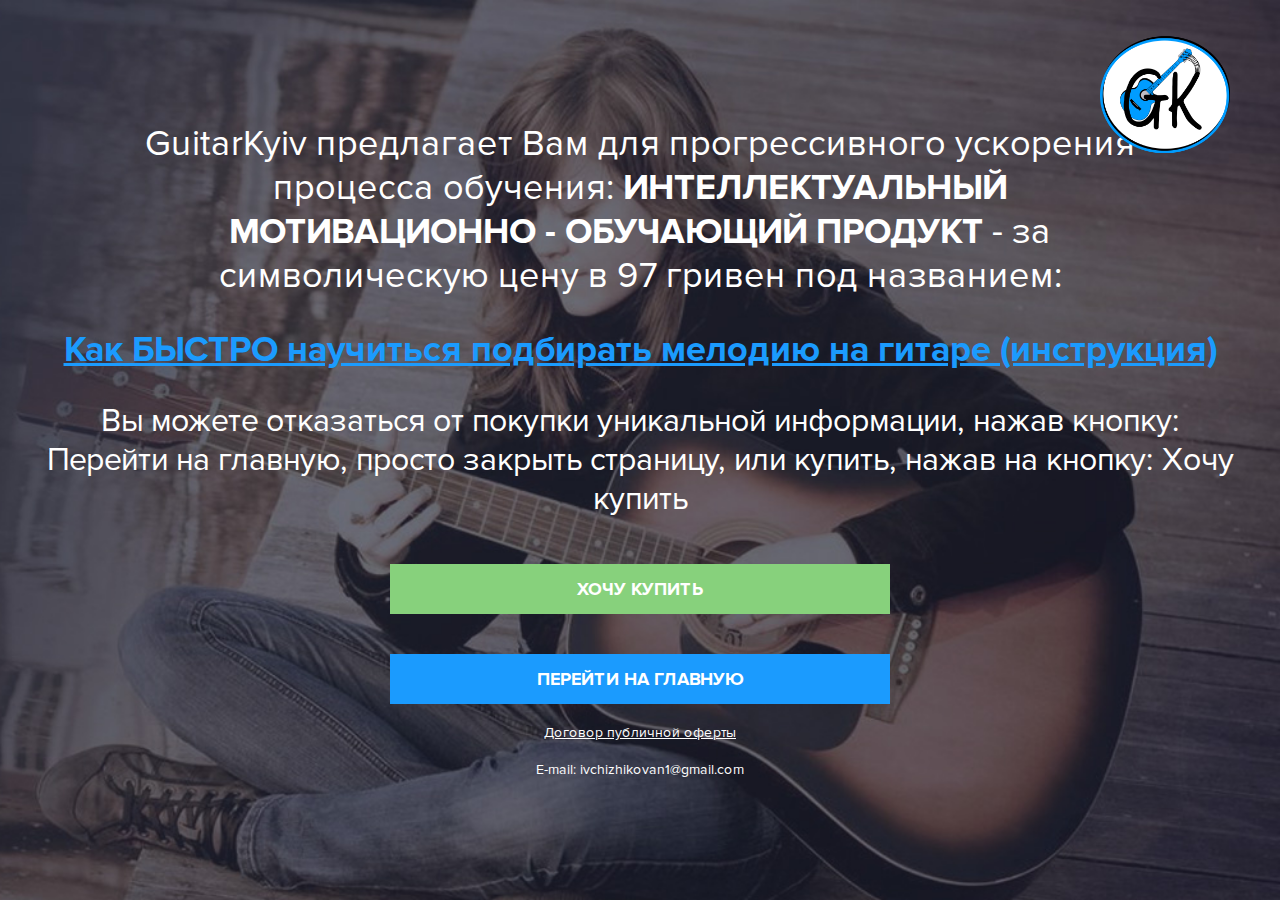
<file: offer.html>
<!DOCTYPE html>
<html lang="ru">
<head>
	<title>Guitar Lessons</title>
	<meta charset="utf-8">
	<meta name="viewport" content="width=device-width, initial-scale=1.0">
	<link rel="stylesheet" type="text/css" href="css/main.css">
	<link rel="stylesheet" type="text/css" href="fonts/ProximaNova/stylesheet.css">
	<link rel="shortcut icon" href="favicon.ico" type="image/x-icon">
</head>
<body class="offer f-col">

	<div class="offer-wrapper f-col">
		<a href="index.php" class="logo f-row">
			<img src="img/logo.png" alt="Logo" class="logo__img">
		</a>
		<h4 class="offer__h4">GuitarKyiv предлагает Вам для прогрессивного ускорения процесса обучения: <span class="offer__h4 offer__h4_weight_bold">ИНТЕЛЛЕКТУАЛЬНЫЙ МОТИВАЦИОННО - ОБУЧАЮЩИЙ ПРОДУКТ</span> - за символическую цену в 97 гривен под названием:</h4>
		<p class="offer__par offer__par_order_1 offer__par_dec_underline offer__par_weight_bold margin_30">Как БЫСТРО научиться подбирать мелодию на гитаре (инструкция)</p>
		<p class="offer__par offer__par_order_2">Вы можете отказаться от покупки уникальной информации, нажав кнопку: Перейти на главную, просто закрыть страницу, или купить, нажав на кнопку: Хочу купить</p>
		<div class="offer-wrapper2 f-col">
			<a href="index.php" class="page-link f-row">
				<p class="page-link__par">ХОЧУ КУПИТЬ</p>
			</a>
			<a href="index.php" class="page-link f-row page-link_bg_blue">
				<p class="page-link__par">ПЕРЕЙТИ НА ГЛАВНУЮ</p>
			</a>
		</div>
	</div>
	<div class="contract f-col">
		<a href="agreement.html" target="_blank" class="contract__link contract__link_color_white">Договор публичной оферты</a>
		<p class="contract__par contract__par_color_white">E-mail: ivchizhikovan1@gmail.com</p>
	</div>

</body>
</html>
</file>
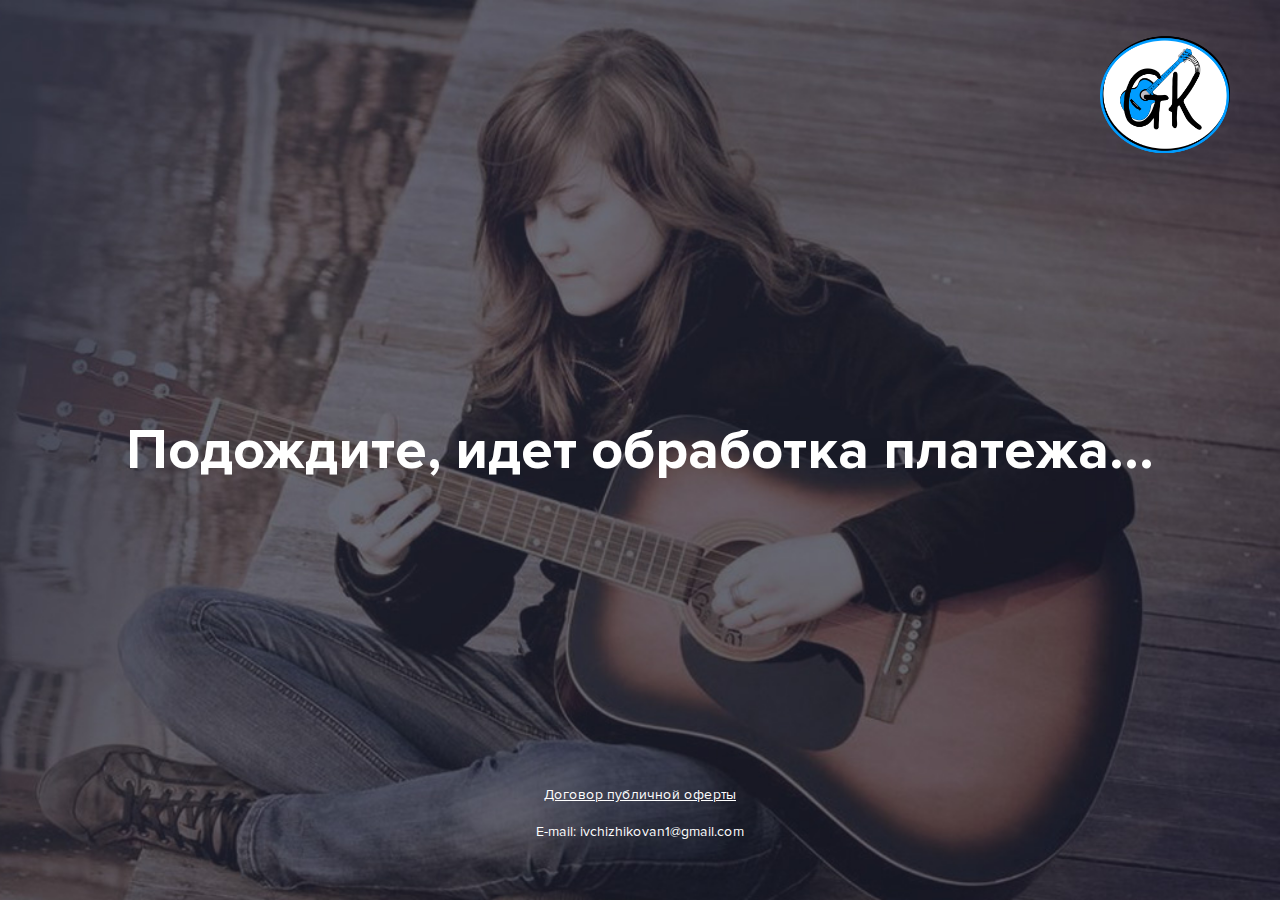
<file: payment.html>
<!DOCTYPE html>
<html lang="ru">
<head>
	<title>Guitar Lessons</title>
	<meta charset="utf-8">
	<meta name="viewport" content="width=device-width, initial-scale=1.0">
	<link rel="stylesheet" type="text/css" href="css/main.css">
	<link rel="stylesheet" type="text/css" href="fonts/ProximaNova/stylesheet.css">
	<link rel="shortcut icon" href="favicon.ico" type="image/x-icon">
</head>
<body class="payment f-row">

	<div class="payment-wrapper f-col">
		<a href="index.php" class="logo f-row">
			<img src="img/logo.png" alt="Logo" class="logo__img">
		</a>
		<h2 class="payment-wrapper__headline">Подождите, идет обработка платежа<span class="payment-wrapper__headline_val_point" id="point1">.</span><span class="payment-wrapper__headline_val_point"  id="point2">.</span><span class="payment-wrapper__headline_val_point"  id="point3">.</span></h2>
	</div>

	<!-- Contract -->
	<div class="contract contract_on_bottom margin_30 f-col">
		<a href="agreement.html" target="_blank" class="contract__link contract__link_color_white">Договор публичной оферты</a>
		<p class="contract__par contract__par_color_white">E-mail: ivchizhikovan1@gmail.com</p>
	</div>
	<!-- Contract (End) -->

</body>
</html>
</file>
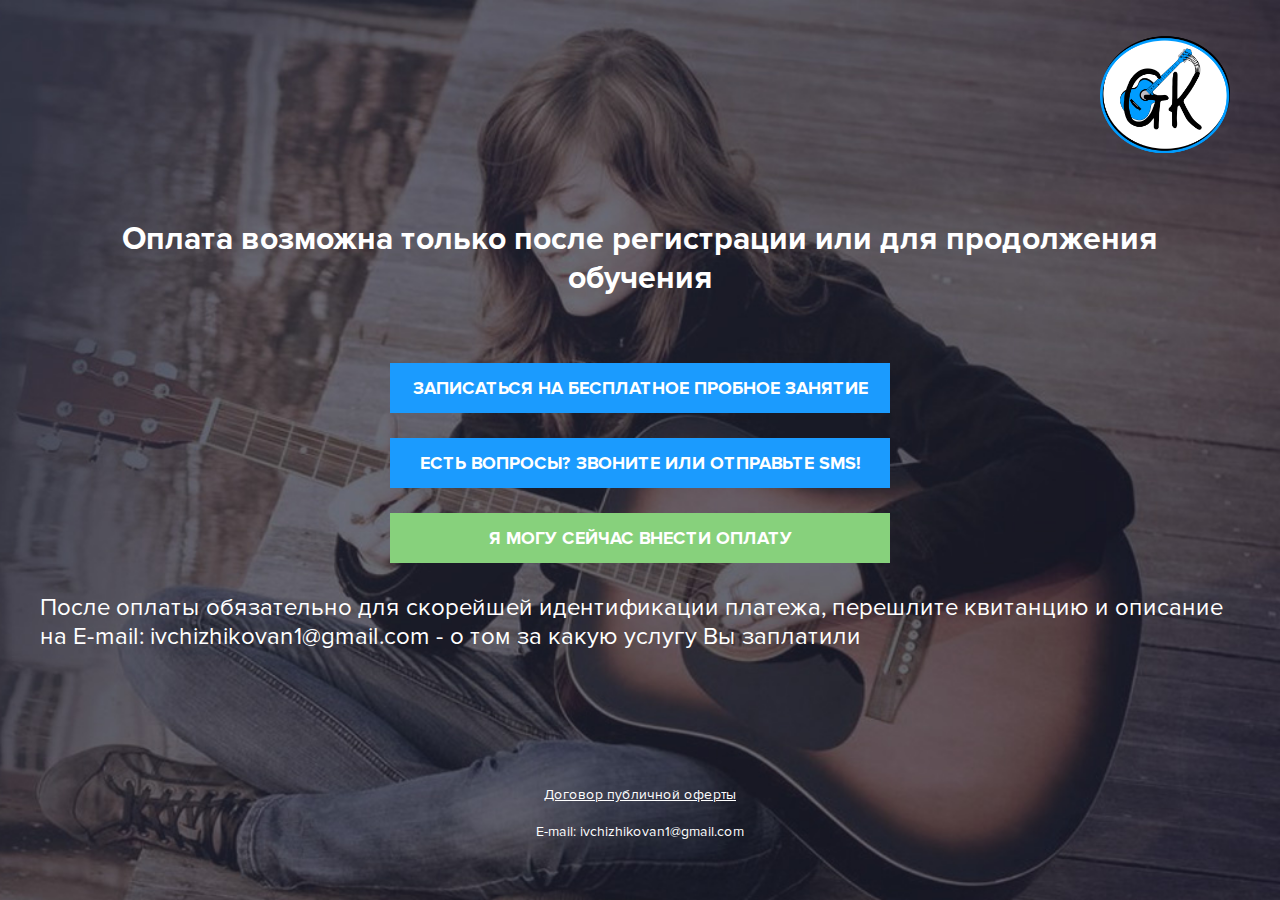
<file: reminder.html>
<!DOCTYPE html>
<html lang="ru">
<head>
	<title>Оплата обучения</title>
	<meta charset="utf-8">
	<meta name="viewport" content="width=device-width, initial-scale=1.0">
	<link rel="stylesheet" type="text/css" href="css/main.css">
	<link rel="stylesheet" type="text/css" href="fonts/ProximaNova/stylesheet.css">
	<link rel="shortcut icon" href="favicon.ico" type="image/x-icon">
</head>
<body class="reminder f-row">

	<div class="reminder-wrapper f-col">
		<a href="index.php" class="logo f-row">
			<img src="img/logo.png" alt="Logo" class="logo__img">
		</a>
		<h2 class="reminder-wrapper__par">Оплата возможна только после регистрации или для продолжения обучения</h2>
		<a href="index.php" class="page-link f-row">
			<p class="page-link__par">ЗАПИСАТЬСЯ НА БЕСПЛАТНОЕ ПРОБНОЕ ЗАНЯТИЕ</p>
		</a>
		<a href="index.php" class="page-link f-row">
			<p class="page-link__par">Есть вопросы? Звоните или отправьте SMS!</p>
		</a>
		<a href="index.php" class="page-link f-row page-link_bg_green">
			<p class="page-link__par">Я могу сейчас внести оплату</p>
		</a>
		<p class="margin_30 reminder__note">После оплаты обязательно для скорейшей идентификации платежа, перешлите квитанцию и описание на E-mail: ivchizhikovan1@gmail.com - о том за какую услугу Вы заплатили</p>

		<!-- Contract -->
		<div class="contract contract_on_bottom margin_30 f-col">
			<a href="agreement.html" target="_blank" class="contract__link contract__link_color_white">Договор публичной оферты</a>
			<p class="contract__par contract__par_color_white">E-mail: ivchizhikovan1@gmail.com</p>
		</div>
		<!-- Contract (End) -->
	</div>

</body>
</html>
</file>
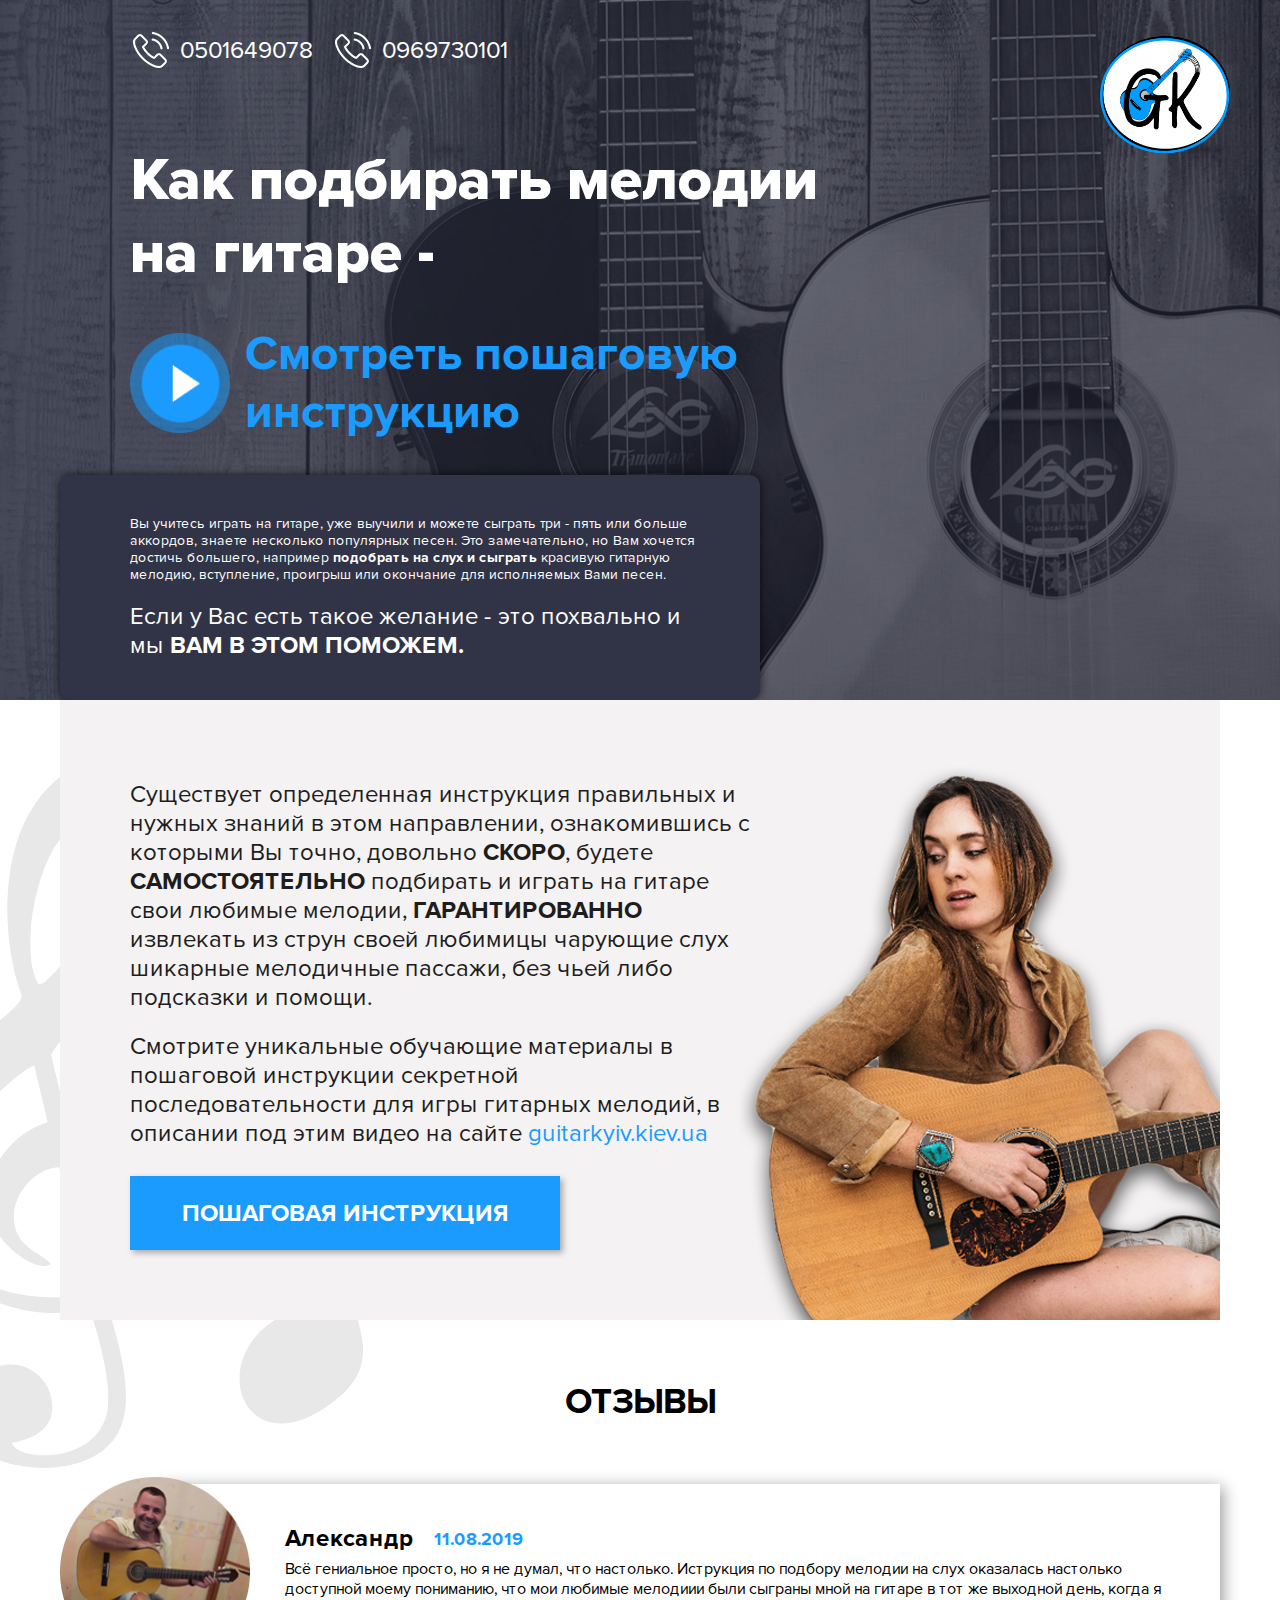
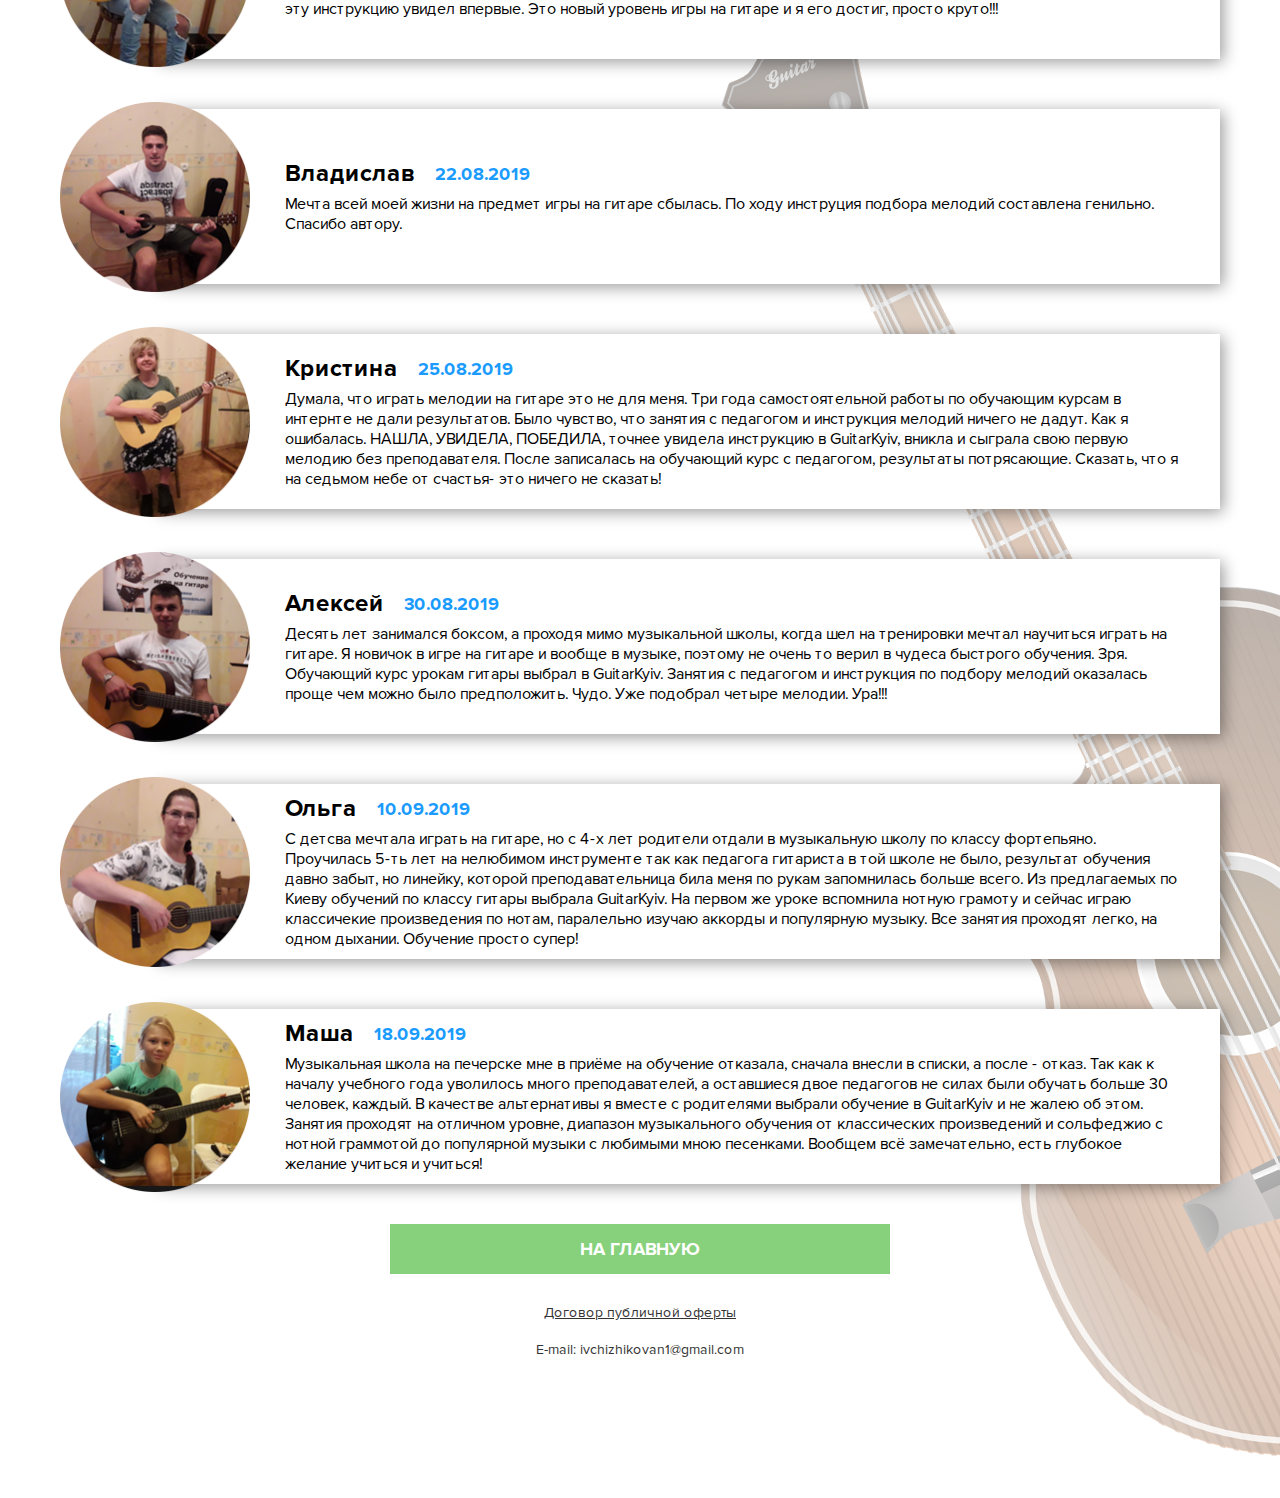
<file: review.html>
<!DOCTYPE html>
<html lang="ru">
<head>
	<title>Как подбирать мелодии
на гитаре - смотреть пошаговую
инструкцию</title>
	<meta charset="utf-8">
	<meta name="viewport" content="width=device-width, initial-scale=1.0">
	<link rel="stylesheet" type="text/css" href="css/main.css">
	<link rel="stylesheet" type="text/css" href="fonts/ProximaNova/stylesheet.css">
	<link rel="shortcut icon" href="favicon.ico" type="image/x-icon">
	<!-- Facebook Pixel Code -->
	<script>
	  !function(f,b,e,v,n,t,s)
	  {if(f.fbq)return;n=f.fbq=function(){n.callMethod?
	  n.callMethod.apply(n,arguments):n.queue.push(arguments)};
	  if(!f._fbq)f._fbq=n;n.push=n;n.loaded=!0;n.version='2.0';
	  n.queue=[];t=b.createElement(e);t.async=!0;
	  t.src=v;s=b.getElementsByTagName(e)[0];
	  s.parentNode.insertBefore(t,s)}(window, document,'script',
	  'https://connect.facebook.net/en_US/fbevents.js');
	  fbq('init', '392291711439486');
	  fbq('track', 'PageView');
	</script>
	<noscript><img height="1" width="1" style="display:none"
	  src="https://www.facebook.com/tr?id=392291711439486&ev=PageView&noscript=1"
	/></noscript>
	<!-- End Facebook Pixel Code -->
</head>
<body class="review f-col">

	<!-- Header -->

	<header class="rw-header f-row">
		<!-- Logo -->
		<a href="index.php" class="logo f-row">
			<img src="img/logo.png" alt="Logo" class="logo__img">
		</a>
		<div class="size-wrapper f-col">
			<div class="f-row phones">
				<div class="phones__call f-row">
					<div class="phones__icon"></div>
					<a href="tel:+0969730101" class="phones__link">0501649078</a>
				</div>
				<div class="phones__call f-row">
					<div class="phones__icon"></div>
					<a href="tel:+0969730101" class="phones__link">0969730101</a>
				</div>
			</div>
			<div class="f-row headline">
				<h1 class="headline__text">Как подбирать мелодии<br/> на гитаре -</h1>
			</div>
			<div class="rw-launcher f-row">
				<button class="rw-launcher__btn f-row"></button>
				<p class="rw-launcher__note f-row">Смотреть пошаговую<br/> инструкцию</p>
			</div>
			<div class="rw-note f-col">
				<p class="rw-note__top">Вы учитесь играть на гитаре, уже выучили и можете сыграть три - пять или больше аккордов, знаете несколько популярных песен. Это замечательно, но Вам хочется достичь большего, например <span class="rw-note__top_weight_bold">подобрать на слух и сыграть</span> красивую гитарную мелодию, вступление, проигрыш или окончание для исполняемых Вами песен.</p>
				<p class="rw-note__bottom">Если у Вас есть такое желание - это похвально и мы <span class="rw-note__bottom_weight_bold">Вам в этом поможем.</span></p>
			</div>
		</div>
	</header>

	<!-- Header (End) -->

	<!-- Main -->

	<main class="rw-main f-col">

		<!-- Section 1 -->

		<section class="rw-s-1 f-row">
			<div class="size-wrapper f-col">
				<div class="rw-instruction f-col">
					<div class="wrapper-instruction f-col">
						<p class="rw-instruction__par">Существует определенная инструкция правильных и нужных знаний в этом направлении, ознакомившись с которыми Вы точно, довольно <span class="rw-instruction__par_weight_bold">СКОРО</span>, будете <span class="rw-instruction__par_weight_bold">САМОСТОЯТЕЛЬНО</span> подбирать и играть на гитаре свои любимые мелодии, <span class="rw-instruction__par_weight_bold">ГАРАНТИРОВАННО</span> извлекать из струн своей любимицы чарующие слух шикарные мелодичные пассажи, без чьей либо подсказки и помощи.
						</p>
						<p class="rw-instruction__par">Смотрите уникальные обучающие материалы в пошаговой инструкции секретной последовательности для игры гитарных мелодий, в описании под этим видео на сайте <a href="index.php" class="rw-instruction__par_color_blue">guitarkyiv.kiev.ua</a></p>
					</div>
                    <!-- <form id="payment" name="payment" method="post" action="https://sci.interkassa.com/" enctype="utf-8">
                        <input type="hidden" name="ik_co_id" value="5d7788a51ae1bdd2aa8b4568" />
                        <input type="hidden" name="ik_pm_no" id="ik_pm_no" value="" />
                        <input type="hidden" name="ik_am" value="97" />
                        <input type="hidden" name="ik_cur" value="UAH" />
                        <input type="hidden" name="ik_desc" value="Оплата пошаговой инструкции" />
                        <input type="hidden" name="ik_suc_u" value="http://guitarkyiv.kiev.ua/instruction.html" />
                        <input type="hidden" name="ik_fal_u" value="http://guitarkyiv.kiev.ua/error.html" />
                        <input type="hidden" name="ik_pnd_u" value="http://guitarkyiv.kiev.ua/payment.html" />
                        <input type="submit" class="rw-instruction__action f-row" value="Пошаговая инструкция">
                    </form>
                    <script>
                        document.getElementById('ik_pm_no').value = (new Date).getTime();
					</script> -->
					<a href="offer.html" class="rw-instruction__action f-row">Пошаговая инструкция</a>
					<!-- Abs Image -->
					<div class="rw-instruction__image f-row">
						<img src="img/Review/woman.png">
					</div>
				</div>

				<!-- Review Container -->

				<div class="feedback f-col">
					<h2 class="feedback__headline ">Отзывы</h2>
					<div class="feedback__card f-col feedback__card_order_5">
						<div class="feedback__image"></div>
						<div class="f-row feedback__nom">
							<h2 class="feedback__name f-row">Александр</h2>
							<h3 class="feedback__date f-row">11.08.2019</h3>
						</div>
						<p class="feedback__text">Всё гениальное просто, но я не думал, что настолько. Иструкция по подбору мелодии на слух оказалась настолько доступной моему пониманию, что мои любимые мелодиии были сыграны мной на гитаре в тот же выходной день, когда я эту инструкцию увидел впервые. Это новый уровень игры на гитаре и я его достиг, просто круто!!!</p>
					</div>
					<div class="feedback__card f-col feedback__card_order_6">
						<div class="feedback__image"></div>
						<div class="f-row feedback__nom">
							<h2 class="feedback__name f-row">Владислав</h2>
							<h3 class="feedback__date f-row">22.08.2019</h3>
						</div>
						<p class="feedback__text">Мечта всей моей жизни на предмет игры на гитаре сбылась. По ходу инструция подбора мелодий составлена генильно. Спасибо автору.</p>
					</div>
					<div class="feedback__card f-col feedback__card_order_7">
						<div class="feedback__image"></div>
						<div class="f-row feedback__nom">
							<h2 class="feedback__name f-row">Кристина</h2>
							<h3 class="feedback__date f-row">25.08.2019</h3>
						</div>
						<p class="feedback__text">Думала, что играть мелодии на гитаре это не для меня. Три года самостоятельной работы по обучающим курсам в интернте не дали результатов. Было чувство, что занятия с педагогом и инструкция мелодий ничего не дадут. Как я ошибалась. НАШЛА, УВИДЕЛА, ПОБЕДИЛА,  точнее увидела инструкцию в GuitarKyiv, вникла и сыграла свою первую мелодию без преподавателя. После записалась на обучающий курс с педагогом, результаты потрясающие. Сказать, что я на седьмом небе от счастья- это ничего не сказать!</p>
					</div>
					<div class="feedback__card f-col feedback__card_order_8">
						<div class="feedback__image"></div>
						<div class="f-row feedback__nom">
							<h2 class="feedback__name f-row">Алексей</h2>
							<h3 class="feedback__date f-row">30.08.2019</h3>
						</div>
						<p class="feedback__text">Десять лет занимался боксом, а проходя мимо музыкальной школы, когда шел на тренировки мечтал научиться играть на гитаре. Я новичок в игре на гитаре и вообще в музыке, поэтому не очень то верил в чудеса быстрого обучения. Зря. Обучающий курс урокам гитары выбрал в GuitarKyiv. Занятия с педагогом и инструкция по подбору мелодий оказалась проще чем можно было предположить. Чудо. Уже подобрал четыре мелодии. Ура!!!</p>
					</div>
					<div class="feedback__card f-col feedback__card_order_9">
						<div class="feedback__image"></div>
						<div class="f-row feedback__nom">
							<h2 class="feedback__name f-row">Ольга</h2>
							<h3 class="feedback__date f-row">10.09.2019</h3>
						</div>
						<p class="feedback__text">С детсва мечтала играть на гитаре, но с 4-х лет родители отдали в музыкальную школу по классу фортепьяно. Проучилась 5-ть лет на нелюбимом инструменте так как педагога гитариста в той школе не было, результат обучения давно забыт, но линейку, которой преподавательница била меня по рукам запомнилась больше всего. Из предлагаемых по Киеву обучений по классу гитары выбрала GuitarKyiv. На первом же уроке вспомнила нотную грамоту и сейчас играю классичекие произведения по нотам, паралельно изучаю аккорды и популярную музыку. Все занятия проходят легко, на одном дыхании. Обучение просто супер!</p>
					</div>
					<div class="feedback__card f-col feedback__card_order_10">
						<div class="feedback__image"></div>
						<div class="f-row feedback__nom">
							<h2 class="feedback__name f-row">Маша</h2>
							<h3 class="feedback__date f-row">18.09.2019</h3>
						</div>
						<p class="feedback__text">Музыкальная школа на печерске мне в приёме на обучение отказала, сначала внесли в списки, а после - отказ. Так как к началу учебного года уволилось много преподавателей, а оставшиеся двое педагогов не силах были обучать больше 30 человек, каждый. В качестве альтернативы я вместе с родителями выбрали обучение в GuitarKyiv и не жалею об этом. Занятия проходят на отличном уровне, диапазон музыкального обучения от классических произведений и сольфеджио с нотной граммотой до популярной музыки с любимыми мною песенками. Вообщем всё замечательно, есть глубокое желание учиться и учиться!</p>
					</div>
				</div>

				<!-- Review Container (End) -->

				<!-- Home Button -->
				<a href="index.php" class="page-link f-row page-link_bg_blue">
					<p class="page-link__par">НА ГЛАВНУЮ</p>
				</a>

				<!-- Contract -->
				<div class="contract margin_30 f-col">
					<a href="agreement.html" target="_blank" class="contract__link">Договор публичной оферты</a>
					<p class="contract__par">E-mail: ivchizhikovan1@gmail.com</p>
				</div>
				<!-- Contract (End) -->
			</div>

			<!-- Abs Images -->

			<div class="rw-s-1__note f-row">
				<img src="img/rw-notes.png">
			</div>

			<div class="rw-s-1__guitar f-row">
				<img src="img/rw-guitar.png">
			</div>

		</section>

		<!-- Section 1 (End) -->

	</main>

	<!-- Main (End) -->

	<!-- Video Popup -->

	<div class="rw-overflow f-row">
		<div class="rw-overflow__video f-row">
			<iframe src="https://www.youtube.com/embed/1i3yxd7HZhc" frameborder="0" allow="accelerometer; autoplay; encrypted-media; gyroscope; picture-in-picture" allowfullscreen></iframe>
		</div>
		<div class="rw-overflow__close f-row"></div>
	</div>

<!-- jQuery -->
<script src="js/jquery-3.3.1.min.js"></script>
<!-- openVideo Script -->
<script src="js/openVideo.js"></script>
</body>
</html>
</file>
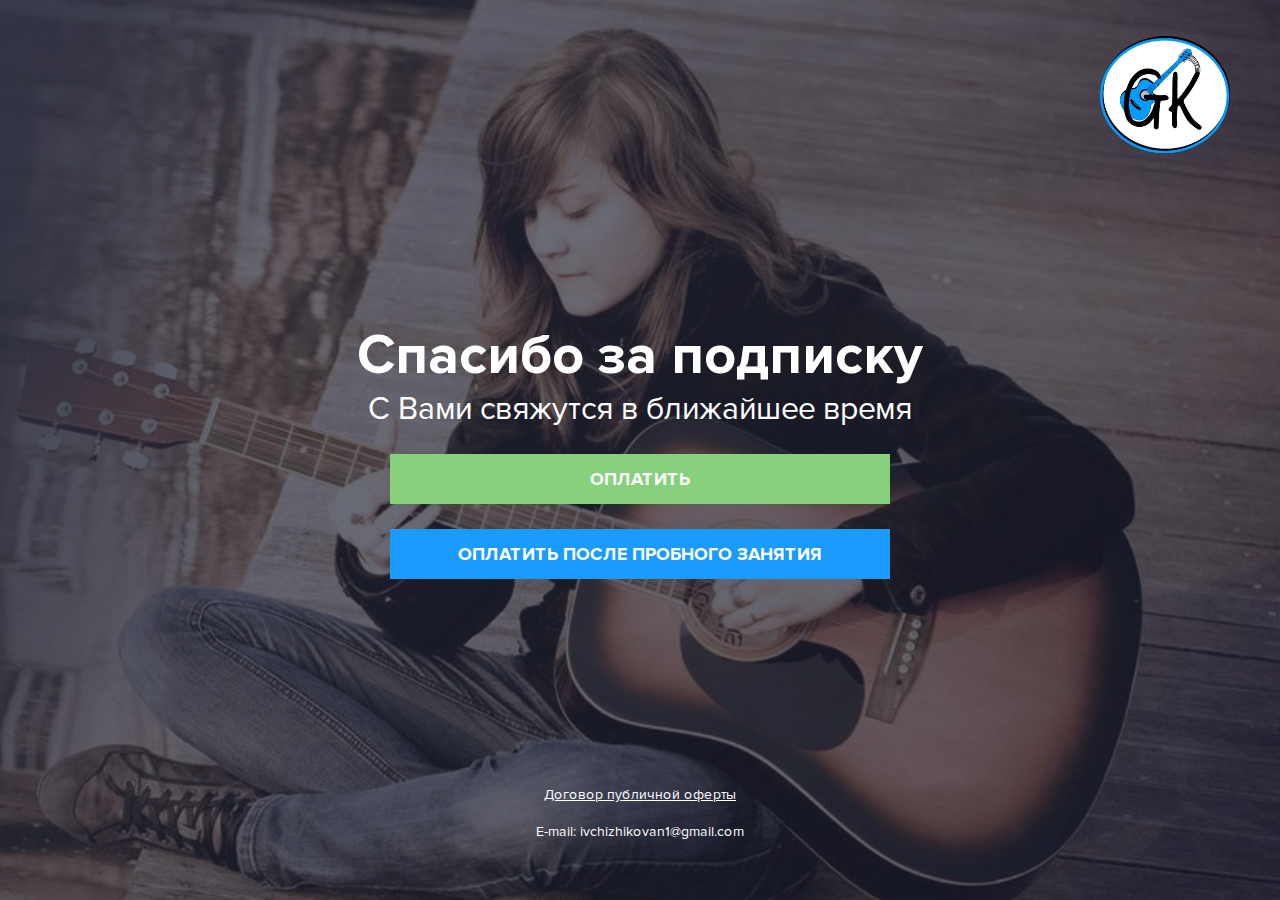
<file: subscribe.html>
<!DOCTYPE html>
<html lang="ru">
<head>
	<title>Guitar Lessons</title>
	<meta charset="utf-8">
	<meta name="viewport" content="width=device-width, initial-scale=1.0">
	<link rel="stylesheet" type="text/css" href="css/main.css">
	<link rel="stylesheet" type="text/css" href="fonts/ProximaNova/stylesheet.css">
	<link rel="shortcut icon" href="favicon.ico" type="image/x-icon">
</head>
<body class="subscribe f-row">

	<div class="subscribe-wrapper f-col">
		<a href="index.php" class="logo f-row">
			<img src="img/logo.png" alt="Logo" class="logo__img">
		</a>
		<h2 class="subscribe-wrapper__headline">Спасибо за подписку</h2>
		<p class="subscribe-wrapper__par">С Вами свяжутся в ближайшее время</p>
		<a href="index.php" class="page-link f-row">
			<p class="page-link__par">ОПЛАТИТЬ</p>
		</a>
		<a href="index.php" class="page-link f-row page-link_bg_blue">
			<p class="page-link__par">ОПЛАТИТЬ ПОСЛЕ ПРОБНОГО ЗАНЯТИЯ</p>
		</a>

		<!-- Contract -->
		<div class="contract contract_on_bottom margin_30 f-col">
			<a href="agreement.html" target="_blank" class="contract__link contract__link_color_white">Договор публичной оферты</a>
			<p class="contract__par contract__par_color_white">E-mail: ivchizhikovan1@gmail.com</p>
		</div>
		<!-- Contract (End) -->
	</div>

</body>
</html>
</file>
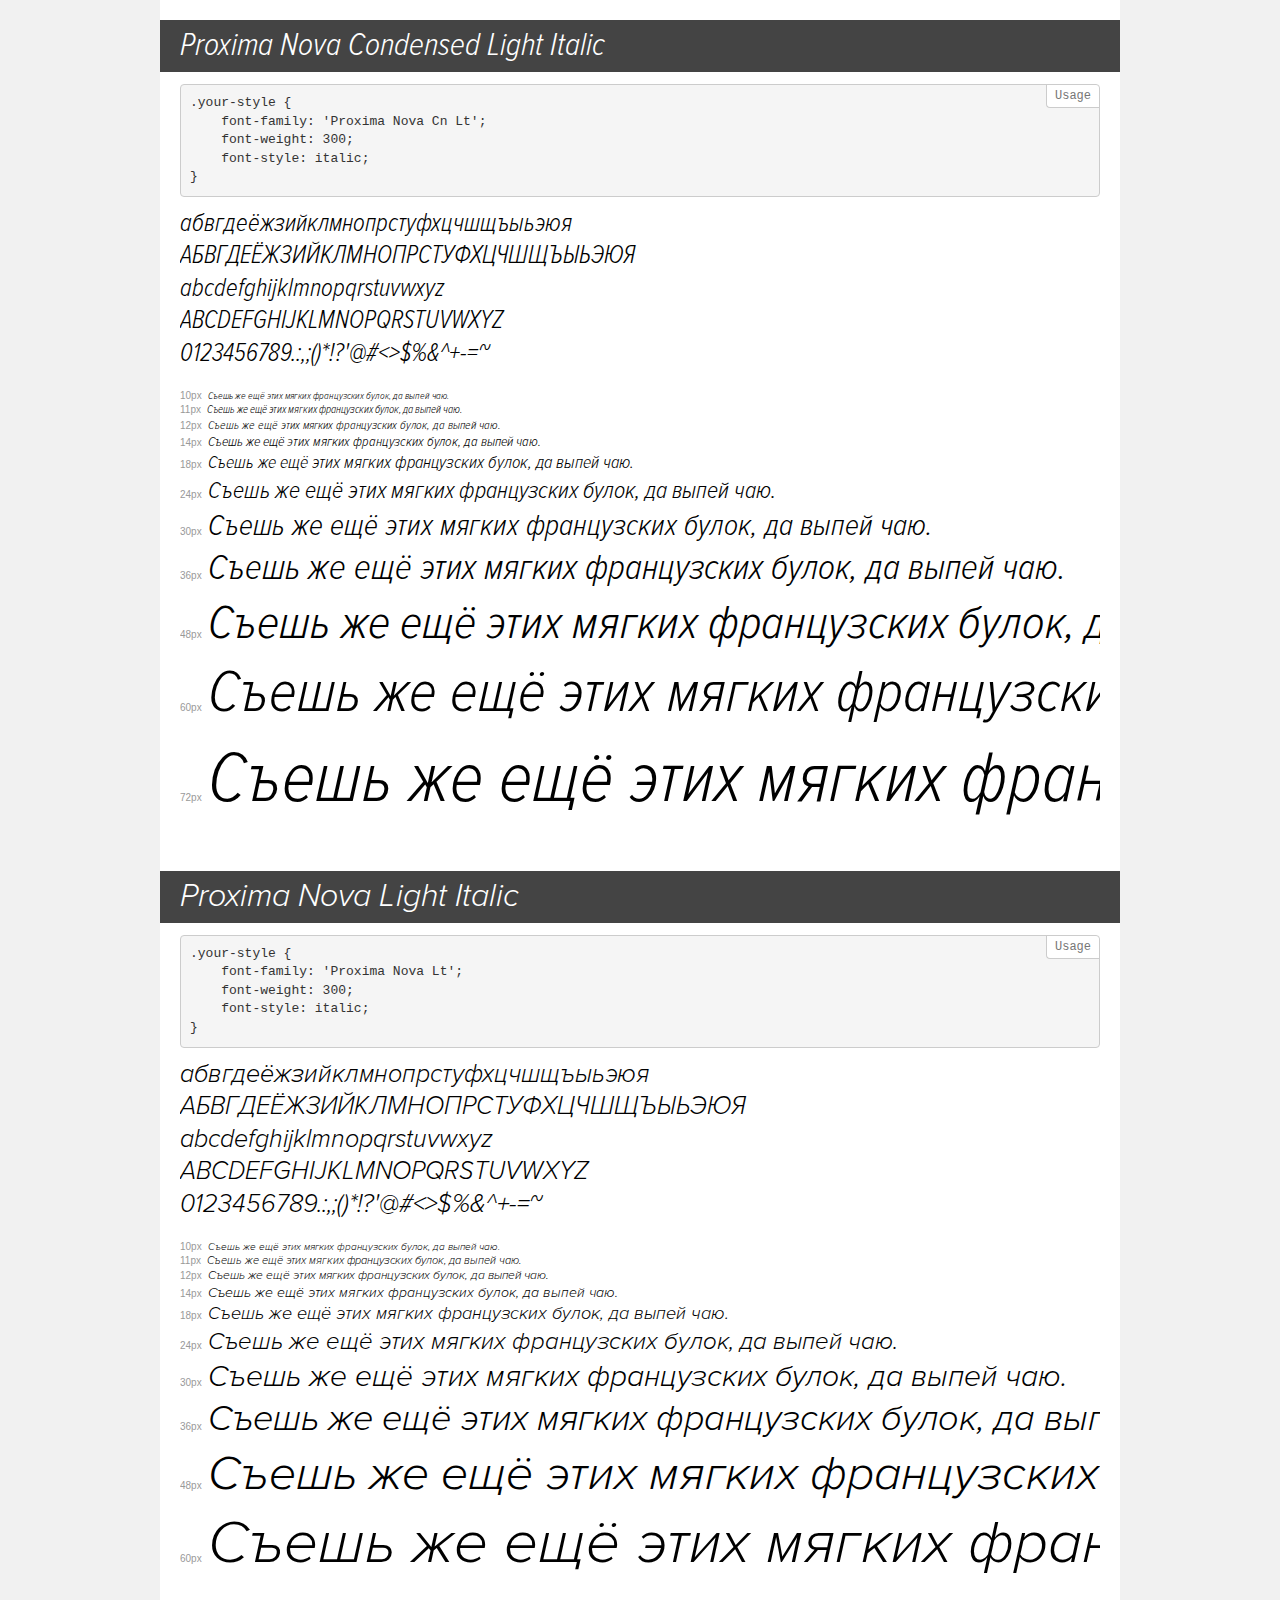
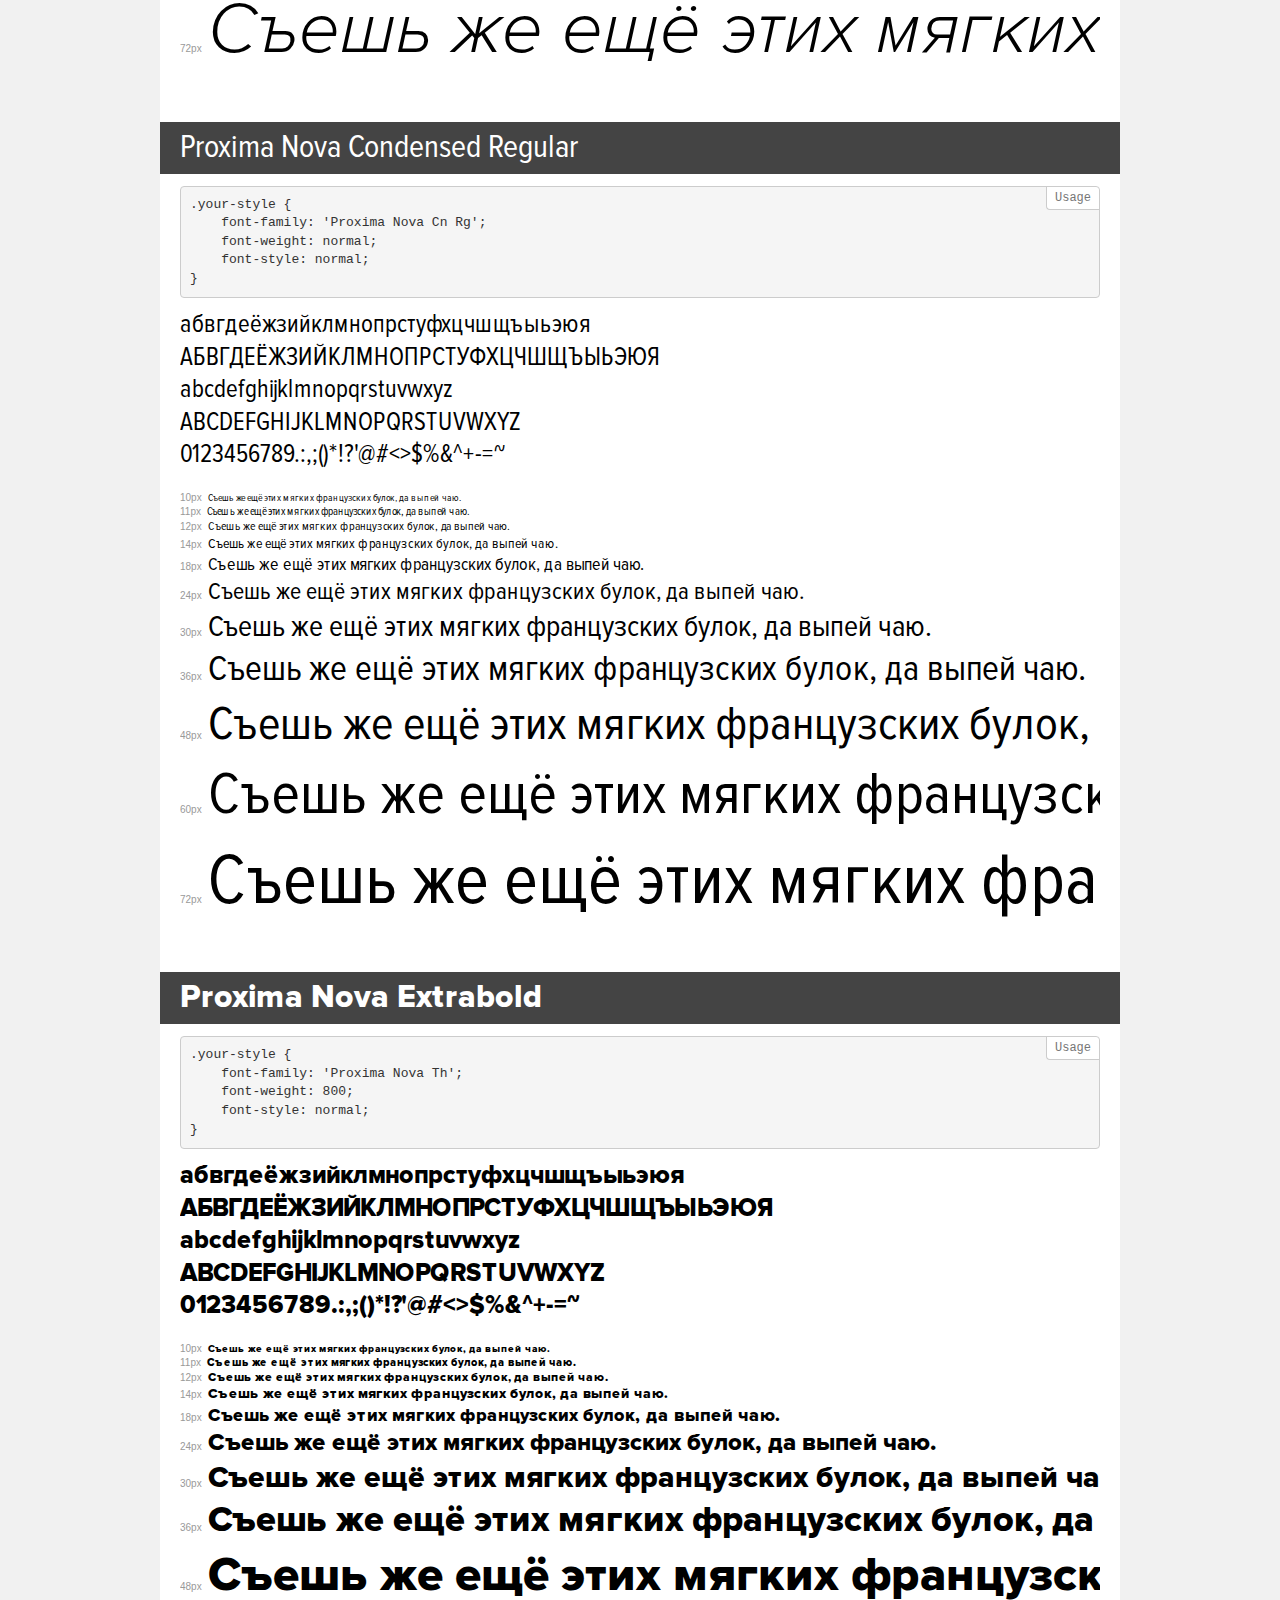
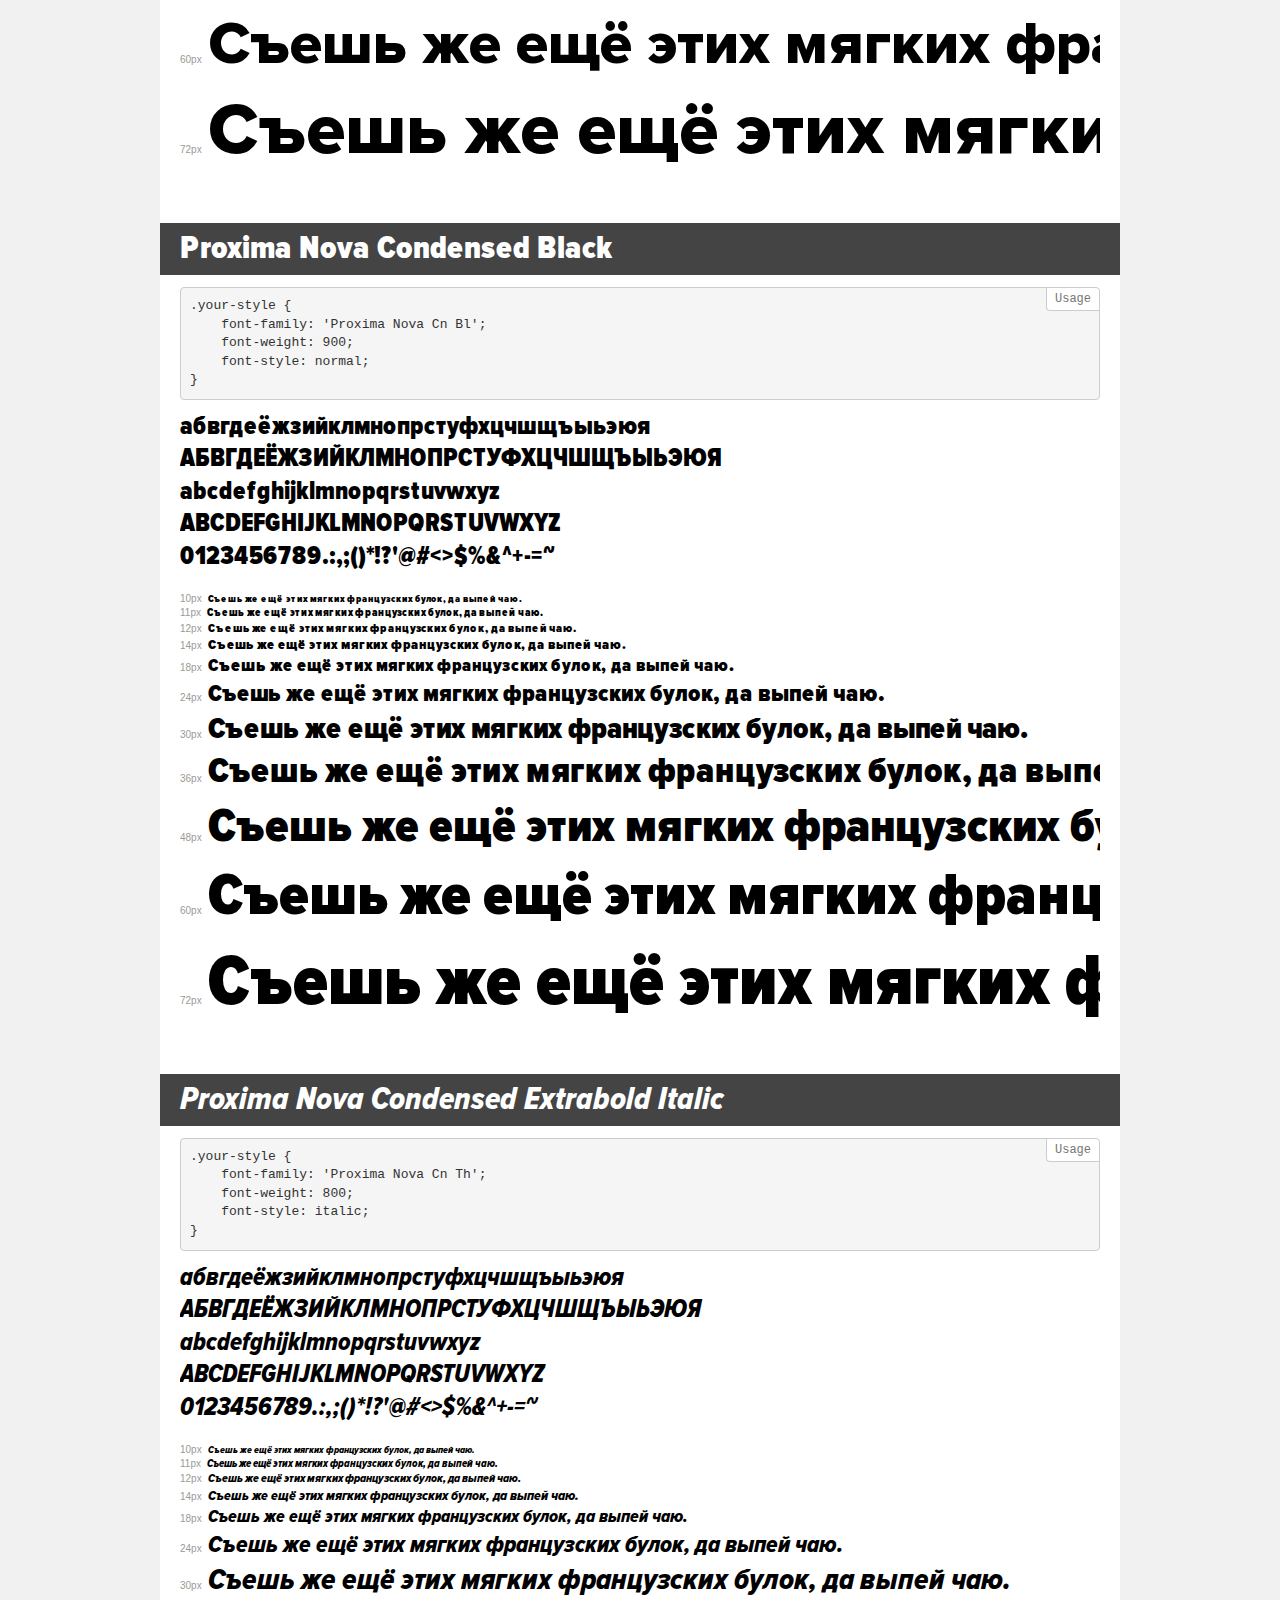
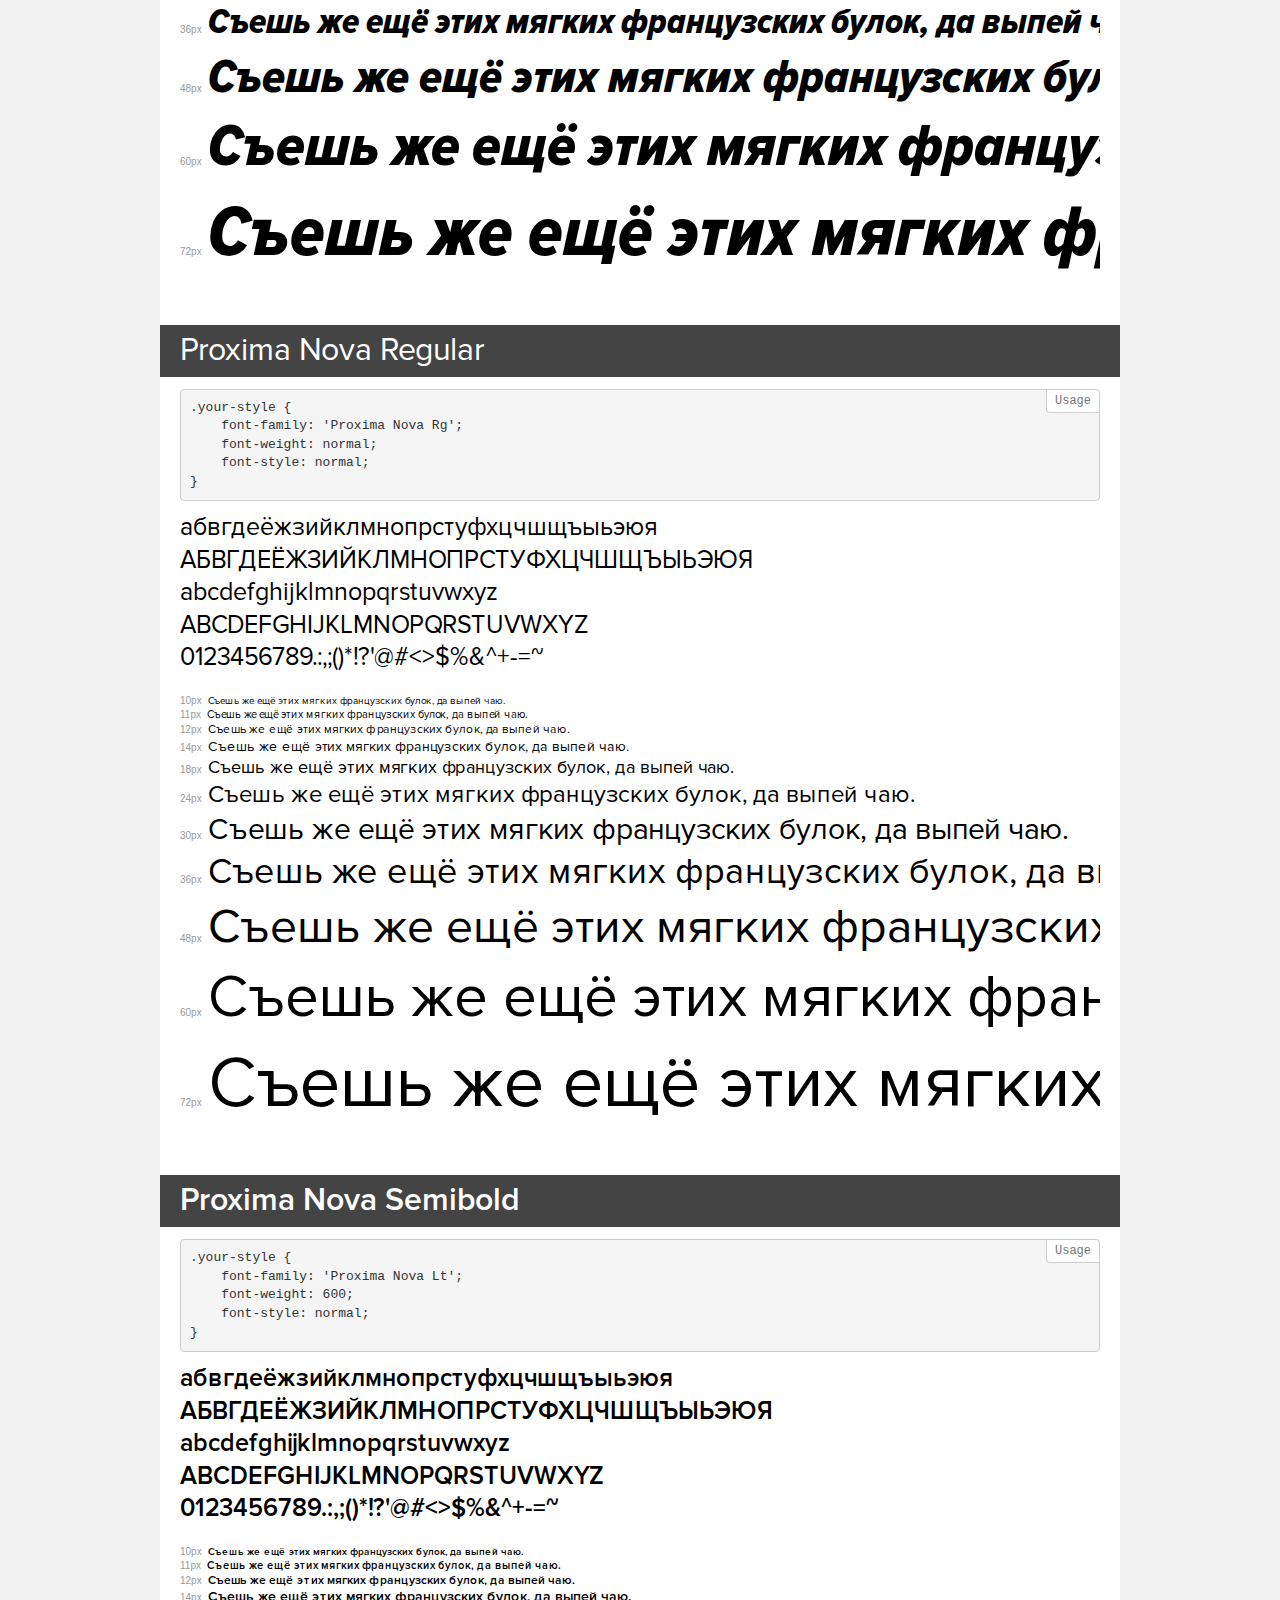
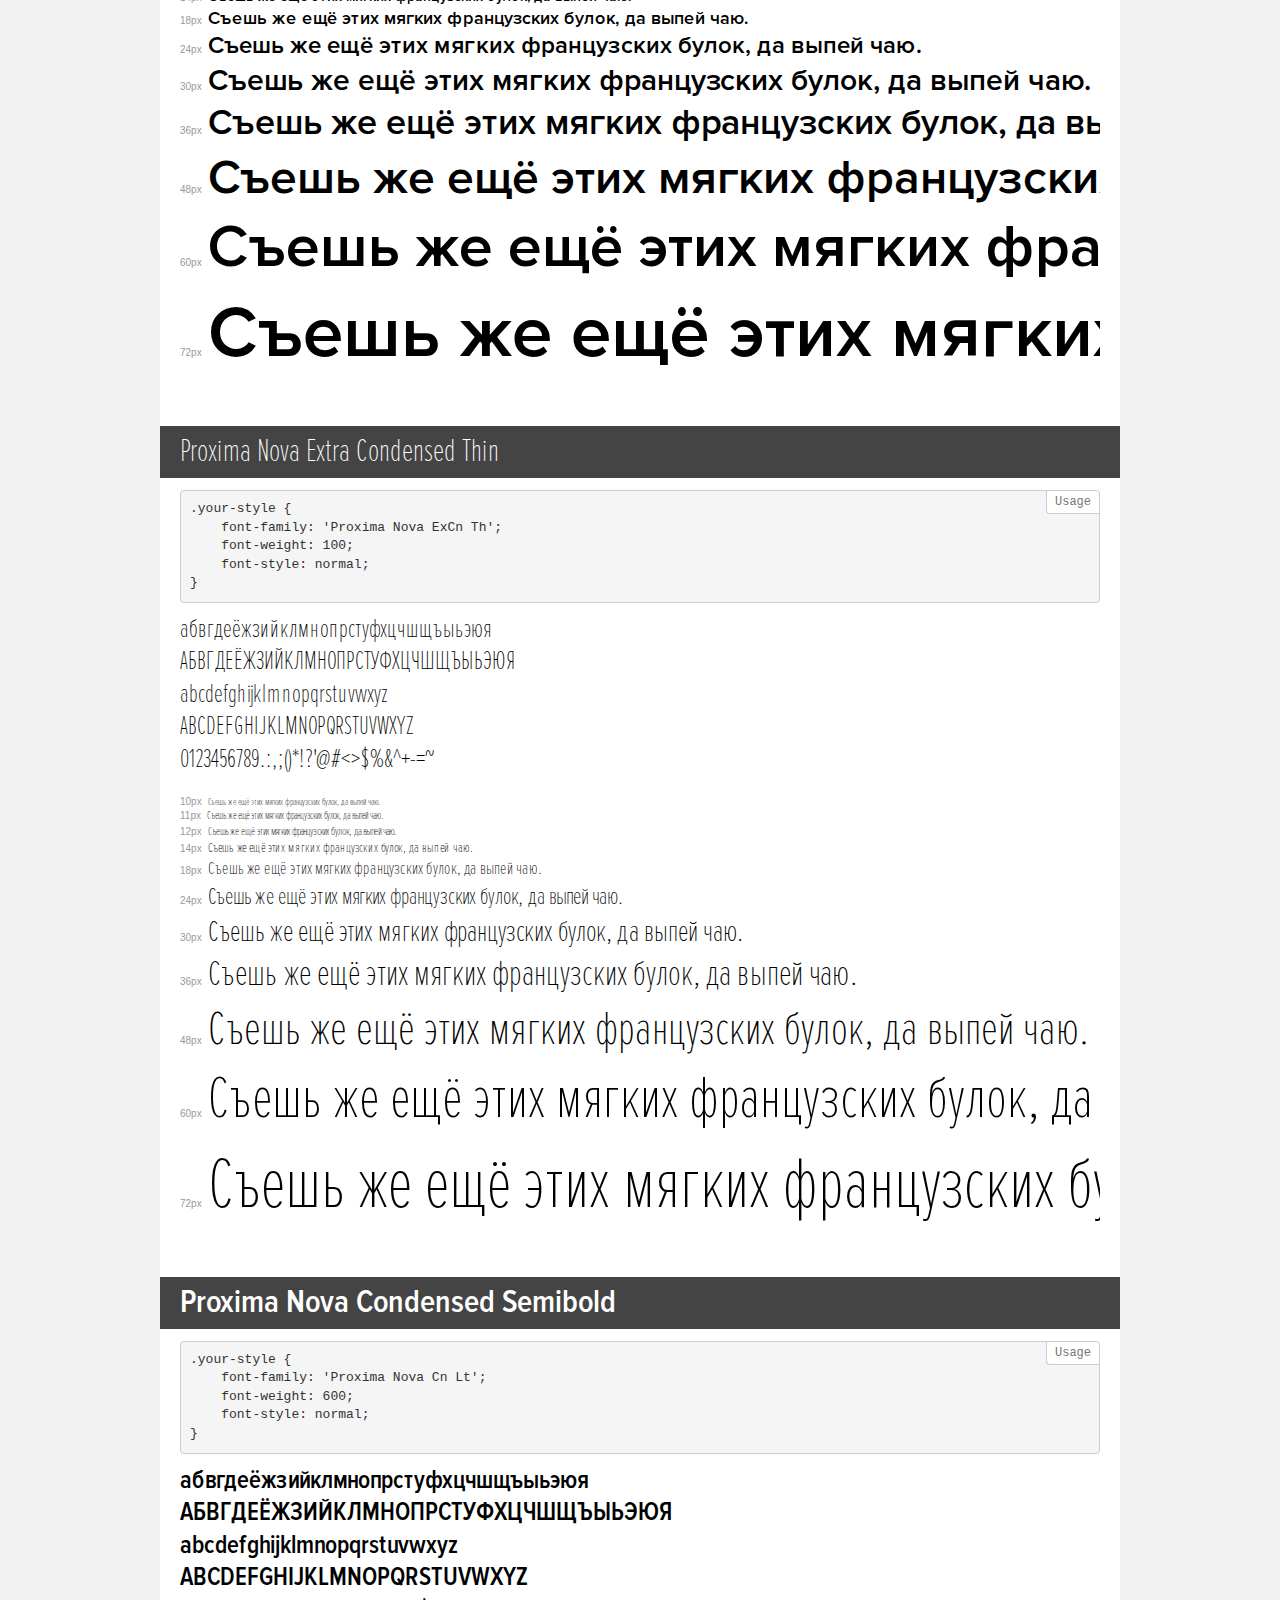
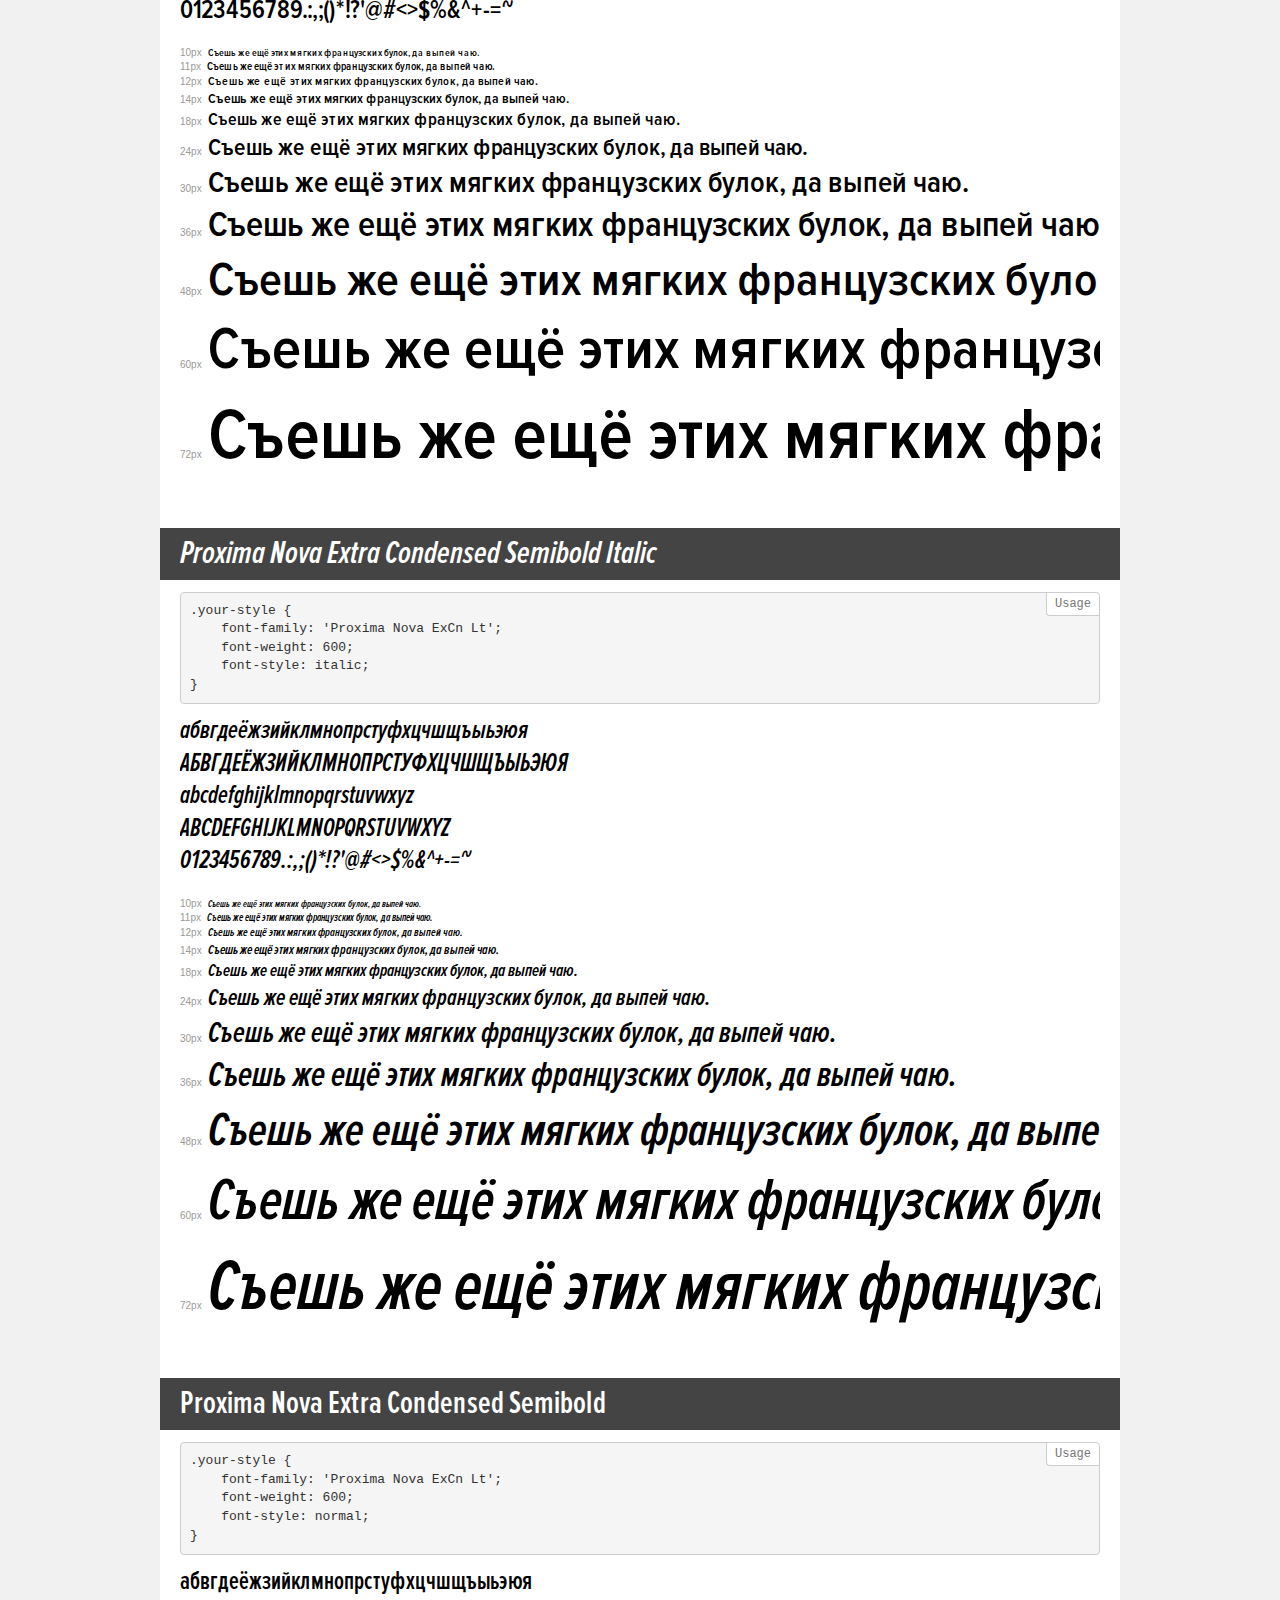
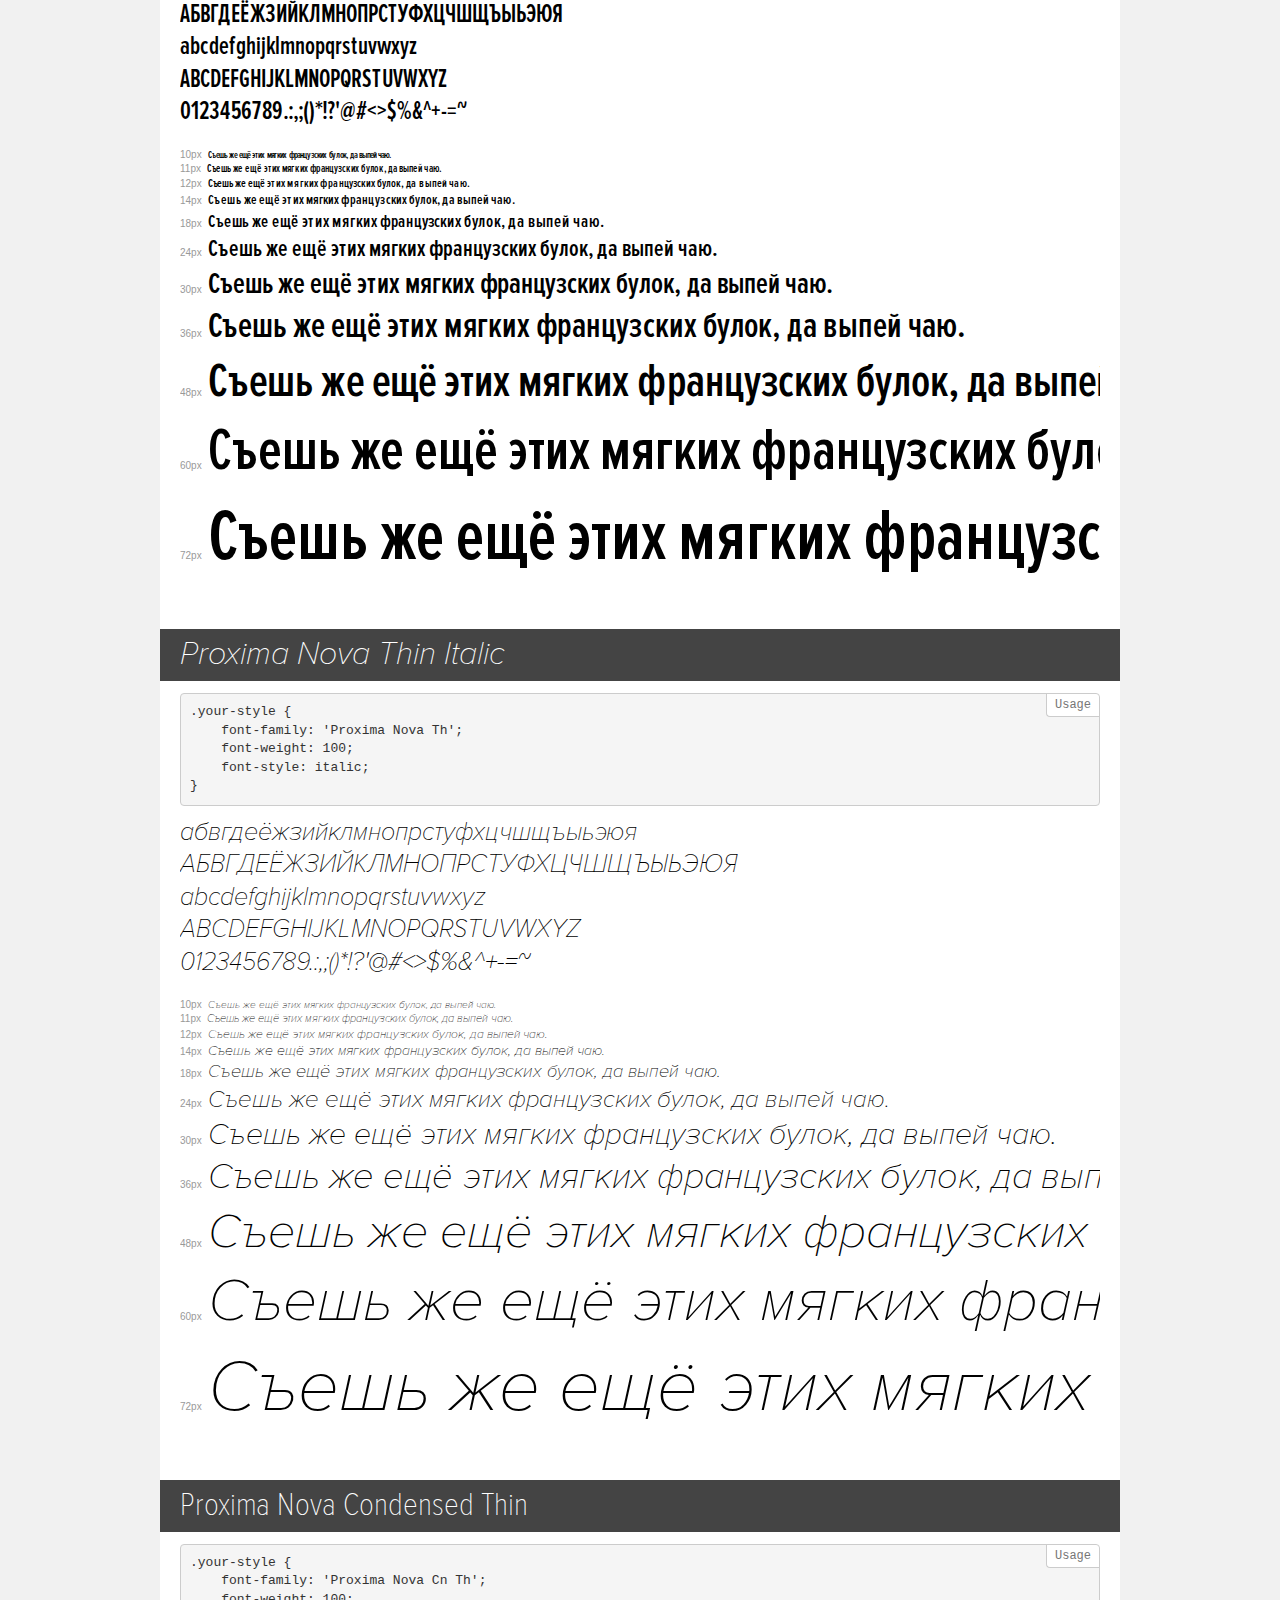
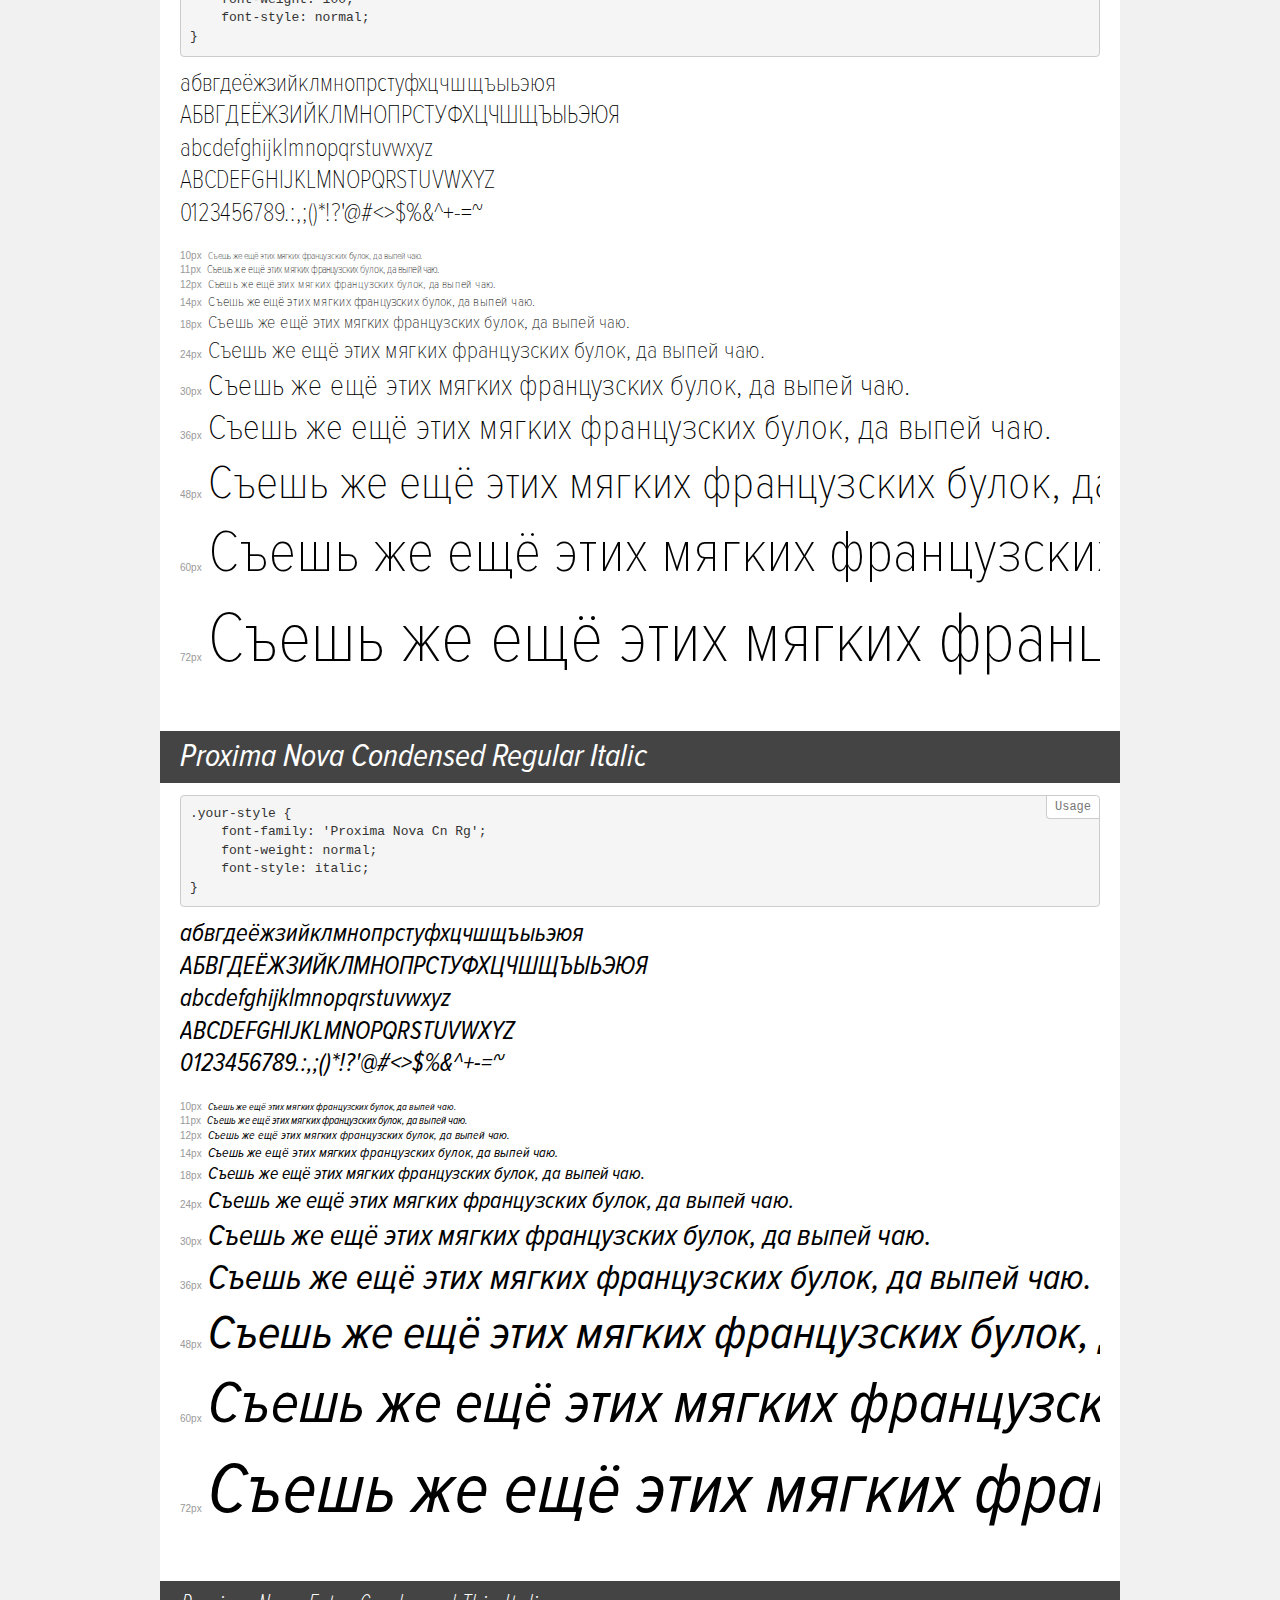
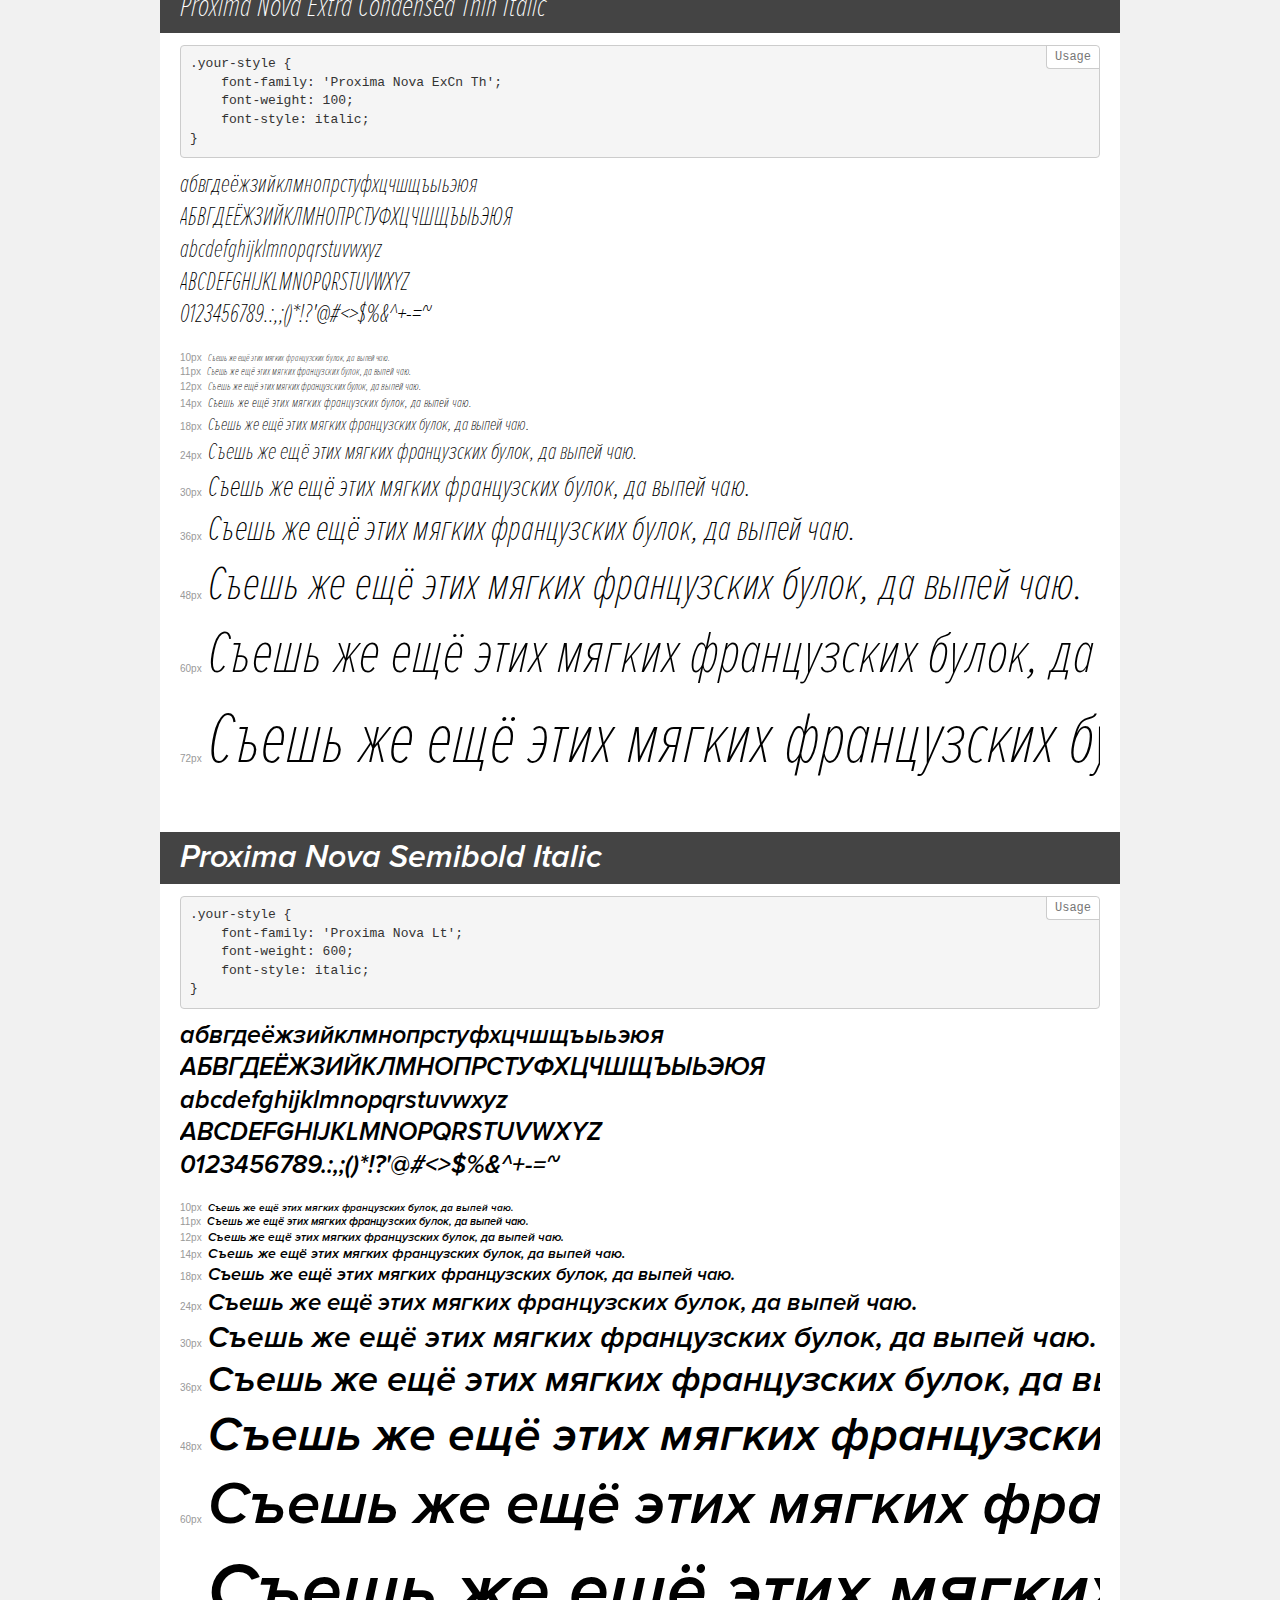
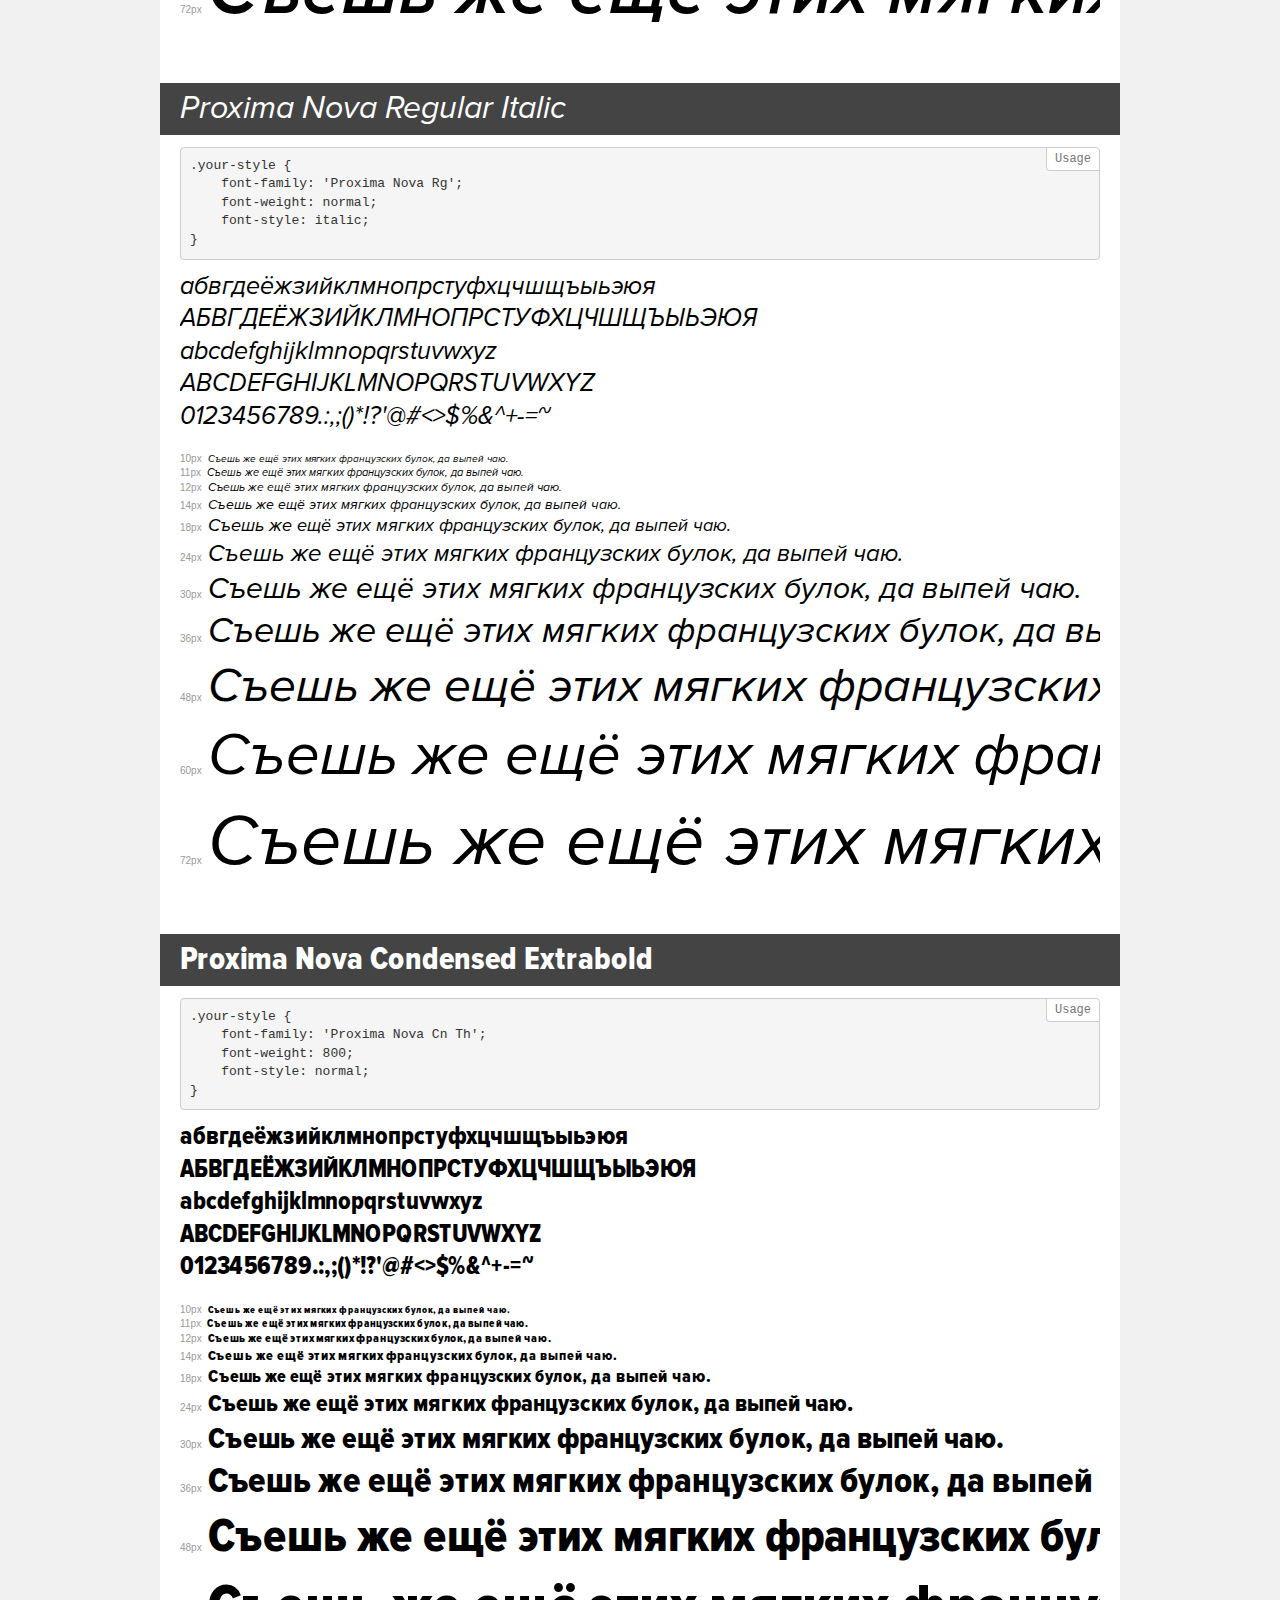
<file: fonts/ProximaNova/demo.html>
<!DOCTYPE html>
<html>
<head>
	<meta charset="utf-8">
	<meta http-equiv="X-UA-Compatible" content="IE=edge">
	<meta name="viewport" content="width=device-width, initial-scale=1">
	<meta name="robots" content="noindex, noarchive">
	<title>Transfonter demo</title>
	<link href="stylesheet.css" rel="stylesheet">
	<style>
		/*
		http://meyerweb.com/eric/tools/css/reset/
		v2.0 | 20110126
		License: none (public domain)
		*/
		html, body, div, span, applet, object, iframe,
		h1, h2, h3, h4, h5, h6, p, blockquote, pre,
		a, abbr, acronym, address, big, cite, code,
		del, dfn, em, img, ins, kbd, q, s, samp,
		small, strike, strong, sub, sup, tt, var,
		b, u, i, center,
		dl, dt, dd, ol, ul, li,
		fieldset, form, label, legend,
		table, caption, tbody, tfoot, thead, tr, th, td,
		article, aside, canvas, details, embed,
		figure, figcaption, footer, header, hgroup,
		menu, nav, output, ruby, section, summary,
		time, mark, audio, video {
			margin: 0;
			padding: 0;
			border: 0;
			font-size: 100%;
			font: inherit;
			vertical-align: baseline;
		}
		/* HTML5 display-role reset for older browsers */
		article, aside, details, figcaption, figure,
		footer, header, hgroup, menu, nav, section {
			display: block;
		}
		body {
			line-height: 1;
		}
		ol, ul {
			list-style: none;
		}
		blockquote, q {
			quotes: none;
		}
		blockquote:before, blockquote:after,
		q:before, q:after {
			content: '';
			content: none;
		}
		table {
			border-collapse: collapse;
			border-spacing: 0;
		}
		/* common styles */
		body {
			background: #f1f1f1;
			color: #000;
		}
		.page {
			background: #fff;
			width: 920px;
			margin: 0 auto;
			padding: 20px 20px 0 20px;
			overflow: hidden;
		}
		.font-container {
			overflow-x: auto;
			overflow-y: hidden;
			margin-bottom: 40px;
			line-height: 1.3;
			white-space: nowrap;
			padding-bottom: 5px;
		}
		h1 {
			position: relative;
			background: #444;
			font-size: 32px;
			color: #fff;
			padding: 10px 20px;
			margin: 0 -20px 12px -20px;
		}
		.letters {
			font-size: 25px;
			margin-bottom: 20px;
		}
		.s10:before {
			content: '10px';
		}
		.s11:before {
			content: '11px';
		}
		.s12:before {
			content: '12px';
		}
		.s14:before {
			content: '14px';
		}
		.s18:before {
			content: '18px';
		}
		.s24:before {
			content: '24px';
		}
		.s30:before {
			content: '30px';
		}
		.s36:before {
			content: '36px';
		}
		.s48:before {
			content: '48px';
		}
		.s60:before {
			content: '60px';
		}
		.s72:before {
			content: '72px';
		}
		.s10:before, .s11:before, .s12:before, .s14:before,
		.s18:before, .s24:before, .s30:before, .s36:before,
		.s48:before, .s60:before, .s72:before {
			font-family: Arial, sans-serif;
			font-size: 10px;
			font-weight: normal;
			font-style: normal;
			color: #999;
			padding-right: 6px;
		}
		pre {
			display: block;
			position: relative;
			padding: 9px;
			margin: 0 0 10px;
			font-family: Monaco, Menlo, Consolas, "Courier New", monospace !important;
			font-size: 13px;
			line-height: 1.428571429;
			color: #333;
			font-weight: normal !important;
			font-style: normal !important;
			background-color: #f5f5f5;
			border: 1px solid #ccc;
			overflow-x: auto;
			border-radius: 4px;
		}
		pre:after {
			display: block;
			position: absolute;
			right: 0;
			top: 0;
			content: 'Usage';
			line-height: 1;
			padding: 5px 8px;
			font-size: 12px;
			color: #767676;
			background-color: #fff;
			border: 1px solid #ccc;
			border-right: none;
			border-top: none;
			border-radius: 0 4px 0 4px;
			z-index: 10;
		}
		/* responsive */
		@media (max-width: 959px) {
			.page {
				width: auto;
				margin: 0;
			}
		}
	</style>
</head>
<body>
<div class="page">
	<div class="demo" style="font-family: 'Proxima Nova Cn Lt'; font-weight: 300; font-style: italic;">
		<h1>Proxima Nova Condensed Light Italic</h1>
		<pre>.your-style {
    font-family: 'Proxima Nova Cn Lt';
    font-weight: 300;
    font-style: italic;
}</pre>
		<div class="font-container">
			<p class="letters">
				абвгдеёжзийклмнопрстуфхцчшщъыьэюя <br />
				АБВГДЕЁЖЗИЙКЛМНОПРСТУФХЦЧШЩЪЫЬЭЮЯ <br />
				abcdefghijklmnopqrstuvwxyz <br />
				ABCDEFGHIJKLMNOPQRSTUVWXYZ <br />				0123456789.:,;()*!?'@#<>$%&^+-=~
			</p>
			<p class="s10" style="font-size: 10px;">Съешь же ещё этих мягких французских булок, да выпей чаю.</p>
			<p class="s11" style="font-size: 11px;">Съешь же ещё этих мягких французских булок, да выпей чаю.</p>
			<p class="s12" style="font-size: 12px;">Съешь же ещё этих мягких французских булок, да выпей чаю.</p>
			<p class="s14" style="font-size: 14px;">Съешь же ещё этих мягких французских булок, да выпей чаю.</p>
			<p class="s18" style="font-size: 18px;">Съешь же ещё этих мягких французских булок, да выпей чаю.</p>
			<p class="s24" style="font-size: 24px;">Съешь же ещё этих мягких французских булок, да выпей чаю.</p>
			<p class="s30" style="font-size: 30px;">Съешь же ещё этих мягких французских булок, да выпей чаю.</p>
			<p class="s36" style="font-size: 36px;">Съешь же ещё этих мягких французских булок, да выпей чаю.</p>
			<p class="s48" style="font-size: 48px;">Съешь же ещё этих мягких французских булок, да выпей чаю.</p>
			<p class="s60" style="font-size: 60px;">Съешь же ещё этих мягких французских булок, да выпей чаю.</p>
			<p class="s72" style="font-size: 72px;">Съешь же ещё этих мягких французских булок, да выпей чаю.</p>
		</div>
	</div>
	<div class="demo" style="font-family: 'Proxima Nova Lt'; font-weight: 300; font-style: italic;">
		<h1>Proxima Nova Light Italic</h1>
		<pre>.your-style {
    font-family: 'Proxima Nova Lt';
    font-weight: 300;
    font-style: italic;
}</pre>
		<div class="font-container">
			<p class="letters">
				абвгдеёжзийклмнопрстуфхцчшщъыьэюя <br />
				АБВГДЕЁЖЗИЙКЛМНОПРСТУФХЦЧШЩЪЫЬЭЮЯ <br />
				abcdefghijklmnopqrstuvwxyz <br />
				ABCDEFGHIJKLMNOPQRSTUVWXYZ <br />				0123456789.:,;()*!?'@#<>$%&^+-=~
			</p>
			<p class="s10" style="font-size: 10px;">Съешь же ещё этих мягких французских булок, да выпей чаю.</p>
			<p class="s11" style="font-size: 11px;">Съешь же ещё этих мягких французских булок, да выпей чаю.</p>
			<p class="s12" style="font-size: 12px;">Съешь же ещё этих мягких французских булок, да выпей чаю.</p>
			<p class="s14" style="font-size: 14px;">Съешь же ещё этих мягких французских булок, да выпей чаю.</p>
			<p class="s18" style="font-size: 18px;">Съешь же ещё этих мягких французских булок, да выпей чаю.</p>
			<p class="s24" style="font-size: 24px;">Съешь же ещё этих мягких французских булок, да выпей чаю.</p>
			<p class="s30" style="font-size: 30px;">Съешь же ещё этих мягких французских булок, да выпей чаю.</p>
			<p class="s36" style="font-size: 36px;">Съешь же ещё этих мягких французских булок, да выпей чаю.</p>
			<p class="s48" style="font-size: 48px;">Съешь же ещё этих мягких французских булок, да выпей чаю.</p>
			<p class="s60" style="font-size: 60px;">Съешь же ещё этих мягких французских булок, да выпей чаю.</p>
			<p class="s72" style="font-size: 72px;">Съешь же ещё этих мягких французских булок, да выпей чаю.</p>
		</div>
	</div>
	<div class="demo" style="font-family: 'Proxima Nova Cn Rg'; font-weight: normal; font-style: normal;">
		<h1>Proxima Nova Condensed Regular</h1>
		<pre>.your-style {
    font-family: 'Proxima Nova Cn Rg';
    font-weight: normal;
    font-style: normal;
}</pre>
		<div class="font-container">
			<p class="letters">
				абвгдеёжзийклмнопрстуфхцчшщъыьэюя <br />
				АБВГДЕЁЖЗИЙКЛМНОПРСТУФХЦЧШЩЪЫЬЭЮЯ <br />
				abcdefghijklmnopqrstuvwxyz <br />
				ABCDEFGHIJKLMNOPQRSTUVWXYZ <br />				0123456789.:,;()*!?'@#<>$%&^+-=~
			</p>
			<p class="s10" style="font-size: 10px;">Съешь же ещё этих мягких французских булок, да выпей чаю.</p>
			<p class="s11" style="font-size: 11px;">Съешь же ещё этих мягких французских булок, да выпей чаю.</p>
			<p class="s12" style="font-size: 12px;">Съешь же ещё этих мягких французских булок, да выпей чаю.</p>
			<p class="s14" style="font-size: 14px;">Съешь же ещё этих мягких французских булок, да выпей чаю.</p>
			<p class="s18" style="font-size: 18px;">Съешь же ещё этих мягких французских булок, да выпей чаю.</p>
			<p class="s24" style="font-size: 24px;">Съешь же ещё этих мягких французских булок, да выпей чаю.</p>
			<p class="s30" style="font-size: 30px;">Съешь же ещё этих мягких французских булок, да выпей чаю.</p>
			<p class="s36" style="font-size: 36px;">Съешь же ещё этих мягких французских булок, да выпей чаю.</p>
			<p class="s48" style="font-size: 48px;">Съешь же ещё этих мягких французских булок, да выпей чаю.</p>
			<p class="s60" style="font-size: 60px;">Съешь же ещё этих мягких французских булок, да выпей чаю.</p>
			<p class="s72" style="font-size: 72px;">Съешь же ещё этих мягких французских булок, да выпей чаю.</p>
		</div>
	</div>
	<div class="demo" style="font-family: 'Proxima Nova Th'; font-weight: 800; font-style: normal;">
		<h1>Proxima Nova Extrabold</h1>
		<pre>.your-style {
    font-family: 'Proxima Nova Th';
    font-weight: 800;
    font-style: normal;
}</pre>
		<div class="font-container">
			<p class="letters">
				абвгдеёжзийклмнопрстуфхцчшщъыьэюя <br />
				АБВГДЕЁЖЗИЙКЛМНОПРСТУФХЦЧШЩЪЫЬЭЮЯ <br />
				abcdefghijklmnopqrstuvwxyz <br />
				ABCDEFGHIJKLMNOPQRSTUVWXYZ <br />				0123456789.:,;()*!?'@#<>$%&^+-=~
			</p>
			<p class="s10" style="font-size: 10px;">Съешь же ещё этих мягких французских булок, да выпей чаю.</p>
			<p class="s11" style="font-size: 11px;">Съешь же ещё этих мягких французских булок, да выпей чаю.</p>
			<p class="s12" style="font-size: 12px;">Съешь же ещё этих мягких французских булок, да выпей чаю.</p>
			<p class="s14" style="font-size: 14px;">Съешь же ещё этих мягких французских булок, да выпей чаю.</p>
			<p class="s18" style="font-size: 18px;">Съешь же ещё этих мягких французских булок, да выпей чаю.</p>
			<p class="s24" style="font-size: 24px;">Съешь же ещё этих мягких французских булок, да выпей чаю.</p>
			<p class="s30" style="font-size: 30px;">Съешь же ещё этих мягких французских булок, да выпей чаю.</p>
			<p class="s36" style="font-size: 36px;">Съешь же ещё этих мягких французских булок, да выпей чаю.</p>
			<p class="s48" style="font-size: 48px;">Съешь же ещё этих мягких французских булок, да выпей чаю.</p>
			<p class="s60" style="font-size: 60px;">Съешь же ещё этих мягких французских булок, да выпей чаю.</p>
			<p class="s72" style="font-size: 72px;">Съешь же ещё этих мягких французских булок, да выпей чаю.</p>
		</div>
	</div>
	<div class="demo" style="font-family: 'Proxima Nova Cn Bl'; font-weight: 900; font-style: normal;">
		<h1>Proxima Nova Condensed Black</h1>
		<pre>.your-style {
    font-family: 'Proxima Nova Cn Bl';
    font-weight: 900;
    font-style: normal;
}</pre>
		<div class="font-container">
			<p class="letters">
				абвгдеёжзийклмнопрстуфхцчшщъыьэюя <br />
				АБВГДЕЁЖЗИЙКЛМНОПРСТУФХЦЧШЩЪЫЬЭЮЯ <br />
				abcdefghijklmnopqrstuvwxyz <br />
				ABCDEFGHIJKLMNOPQRSTUVWXYZ <br />				0123456789.:,;()*!?'@#<>$%&^+-=~
			</p>
			<p class="s10" style="font-size: 10px;">Съешь же ещё этих мягких французских булок, да выпей чаю.</p>
			<p class="s11" style="font-size: 11px;">Съешь же ещё этих мягких французских булок, да выпей чаю.</p>
			<p class="s12" style="font-size: 12px;">Съешь же ещё этих мягких французских булок, да выпей чаю.</p>
			<p class="s14" style="font-size: 14px;">Съешь же ещё этих мягких французских булок, да выпей чаю.</p>
			<p class="s18" style="font-size: 18px;">Съешь же ещё этих мягких французских булок, да выпей чаю.</p>
			<p class="s24" style="font-size: 24px;">Съешь же ещё этих мягких французских булок, да выпей чаю.</p>
			<p class="s30" style="font-size: 30px;">Съешь же ещё этих мягких французских булок, да выпей чаю.</p>
			<p class="s36" style="font-size: 36px;">Съешь же ещё этих мягких французских булок, да выпей чаю.</p>
			<p class="s48" style="font-size: 48px;">Съешь же ещё этих мягких французских булок, да выпей чаю.</p>
			<p class="s60" style="font-size: 60px;">Съешь же ещё этих мягких французских булок, да выпей чаю.</p>
			<p class="s72" style="font-size: 72px;">Съешь же ещё этих мягких французских булок, да выпей чаю.</p>
		</div>
	</div>
	<div class="demo" style="font-family: 'Proxima Nova Cn Th'; font-weight: 800; font-style: italic;">
		<h1>Proxima Nova Condensed Extrabold Italic</h1>
		<pre>.your-style {
    font-family: 'Proxima Nova Cn Th';
    font-weight: 800;
    font-style: italic;
}</pre>
		<div class="font-container">
			<p class="letters">
				абвгдеёжзийклмнопрстуфхцчшщъыьэюя <br />
				АБВГДЕЁЖЗИЙКЛМНОПРСТУФХЦЧШЩЪЫЬЭЮЯ <br />
				abcdefghijklmnopqrstuvwxyz <br />
				ABCDEFGHIJKLMNOPQRSTUVWXYZ <br />				0123456789.:,;()*!?'@#<>$%&^+-=~
			</p>
			<p class="s10" style="font-size: 10px;">Съешь же ещё этих мягких французских булок, да выпей чаю.</p>
			<p class="s11" style="font-size: 11px;">Съешь же ещё этих мягких французских булок, да выпей чаю.</p>
			<p class="s12" style="font-size: 12px;">Съешь же ещё этих мягких французских булок, да выпей чаю.</p>
			<p class="s14" style="font-size: 14px;">Съешь же ещё этих мягких французских булок, да выпей чаю.</p>
			<p class="s18" style="font-size: 18px;">Съешь же ещё этих мягких французских булок, да выпей чаю.</p>
			<p class="s24" style="font-size: 24px;">Съешь же ещё этих мягких французских булок, да выпей чаю.</p>
			<p class="s30" style="font-size: 30px;">Съешь же ещё этих мягких французских булок, да выпей чаю.</p>
			<p class="s36" style="font-size: 36px;">Съешь же ещё этих мягких французских булок, да выпей чаю.</p>
			<p class="s48" style="font-size: 48px;">Съешь же ещё этих мягких французских булок, да выпей чаю.</p>
			<p class="s60" style="font-size: 60px;">Съешь же ещё этих мягких французских булок, да выпей чаю.</p>
			<p class="s72" style="font-size: 72px;">Съешь же ещё этих мягких французских булок, да выпей чаю.</p>
		</div>
	</div>
	<div class="demo" style="font-family: 'Proxima Nova Rg'; font-weight: normal; font-style: normal;">
		<h1>Proxima Nova Regular</h1>
		<pre>.your-style {
    font-family: 'Proxima Nova Rg';
    font-weight: normal;
    font-style: normal;
}</pre>
		<div class="font-container">
			<p class="letters">
				абвгдеёжзийклмнопрстуфхцчшщъыьэюя <br />
				АБВГДЕЁЖЗИЙКЛМНОПРСТУФХЦЧШЩЪЫЬЭЮЯ <br />
				abcdefghijklmnopqrstuvwxyz <br />
				ABCDEFGHIJKLMNOPQRSTUVWXYZ <br />				0123456789.:,;()*!?'@#<>$%&^+-=~
			</p>
			<p class="s10" style="font-size: 10px;">Съешь же ещё этих мягких французских булок, да выпей чаю.</p>
			<p class="s11" style="font-size: 11px;">Съешь же ещё этих мягких французских булок, да выпей чаю.</p>
			<p class="s12" style="font-size: 12px;">Съешь же ещё этих мягких французских булок, да выпей чаю.</p>
			<p class="s14" style="font-size: 14px;">Съешь же ещё этих мягких французских булок, да выпей чаю.</p>
			<p class="s18" style="font-size: 18px;">Съешь же ещё этих мягких французских булок, да выпей чаю.</p>
			<p class="s24" style="font-size: 24px;">Съешь же ещё этих мягких французских булок, да выпей чаю.</p>
			<p class="s30" style="font-size: 30px;">Съешь же ещё этих мягких французских булок, да выпей чаю.</p>
			<p class="s36" style="font-size: 36px;">Съешь же ещё этих мягких французских булок, да выпей чаю.</p>
			<p class="s48" style="font-size: 48px;">Съешь же ещё этих мягких французских булок, да выпей чаю.</p>
			<p class="s60" style="font-size: 60px;">Съешь же ещё этих мягких французских булок, да выпей чаю.</p>
			<p class="s72" style="font-size: 72px;">Съешь же ещё этих мягких французских булок, да выпей чаю.</p>
		</div>
	</div>
	<div class="demo" style="font-family: 'Proxima Nova Lt'; font-weight: 600; font-style: normal;">
		<h1>Proxima Nova Semibold</h1>
		<pre>.your-style {
    font-family: 'Proxima Nova Lt';
    font-weight: 600;
    font-style: normal;
}</pre>
		<div class="font-container">
			<p class="letters">
				абвгдеёжзийклмнопрстуфхцчшщъыьэюя <br />
				АБВГДЕЁЖЗИЙКЛМНОПРСТУФХЦЧШЩЪЫЬЭЮЯ <br />
				abcdefghijklmnopqrstuvwxyz <br />
				ABCDEFGHIJKLMNOPQRSTUVWXYZ <br />				0123456789.:,;()*!?'@#<>$%&^+-=~
			</p>
			<p class="s10" style="font-size: 10px;">Съешь же ещё этих мягких французских булок, да выпей чаю.</p>
			<p class="s11" style="font-size: 11px;">Съешь же ещё этих мягких французских булок, да выпей чаю.</p>
			<p class="s12" style="font-size: 12px;">Съешь же ещё этих мягких французских булок, да выпей чаю.</p>
			<p class="s14" style="font-size: 14px;">Съешь же ещё этих мягких французских булок, да выпей чаю.</p>
			<p class="s18" style="font-size: 18px;">Съешь же ещё этих мягких французских булок, да выпей чаю.</p>
			<p class="s24" style="font-size: 24px;">Съешь же ещё этих мягких французских булок, да выпей чаю.</p>
			<p class="s30" style="font-size: 30px;">Съешь же ещё этих мягких французских булок, да выпей чаю.</p>
			<p class="s36" style="font-size: 36px;">Съешь же ещё этих мягких французских булок, да выпей чаю.</p>
			<p class="s48" style="font-size: 48px;">Съешь же ещё этих мягких французских булок, да выпей чаю.</p>
			<p class="s60" style="font-size: 60px;">Съешь же ещё этих мягких французских булок, да выпей чаю.</p>
			<p class="s72" style="font-size: 72px;">Съешь же ещё этих мягких французских булок, да выпей чаю.</p>
		</div>
	</div>
	<div class="demo" style="font-family: 'Proxima Nova ExCn Th'; font-weight: 100; font-style: normal;">
		<h1>Proxima Nova Extra Condensed Thin</h1>
		<pre>.your-style {
    font-family: 'Proxima Nova ExCn Th';
    font-weight: 100;
    font-style: normal;
}</pre>
		<div class="font-container">
			<p class="letters">
				абвгдеёжзийклмнопрстуфхцчшщъыьэюя <br />
				АБВГДЕЁЖЗИЙКЛМНОПРСТУФХЦЧШЩЪЫЬЭЮЯ <br />
				abcdefghijklmnopqrstuvwxyz <br />
				ABCDEFGHIJKLMNOPQRSTUVWXYZ <br />				0123456789.:,;()*!?'@#<>$%&^+-=~
			</p>
			<p class="s10" style="font-size: 10px;">Съешь же ещё этих мягких французских булок, да выпей чаю.</p>
			<p class="s11" style="font-size: 11px;">Съешь же ещё этих мягких французских булок, да выпей чаю.</p>
			<p class="s12" style="font-size: 12px;">Съешь же ещё этих мягких французских булок, да выпей чаю.</p>
			<p class="s14" style="font-size: 14px;">Съешь же ещё этих мягких французских булок, да выпей чаю.</p>
			<p class="s18" style="font-size: 18px;">Съешь же ещё этих мягких французских булок, да выпей чаю.</p>
			<p class="s24" style="font-size: 24px;">Съешь же ещё этих мягких французских булок, да выпей чаю.</p>
			<p class="s30" style="font-size: 30px;">Съешь же ещё этих мягких французских булок, да выпей чаю.</p>
			<p class="s36" style="font-size: 36px;">Съешь же ещё этих мягких французских булок, да выпей чаю.</p>
			<p class="s48" style="font-size: 48px;">Съешь же ещё этих мягких французских булок, да выпей чаю.</p>
			<p class="s60" style="font-size: 60px;">Съешь же ещё этих мягких французских булок, да выпей чаю.</p>
			<p class="s72" style="font-size: 72px;">Съешь же ещё этих мягких французских булок, да выпей чаю.</p>
		</div>
	</div>
	<div class="demo" style="font-family: 'Proxima Nova Cn Lt'; font-weight: 600; font-style: normal;">
		<h1>Proxima Nova Condensed Semibold</h1>
		<pre>.your-style {
    font-family: 'Proxima Nova Cn Lt';
    font-weight: 600;
    font-style: normal;
}</pre>
		<div class="font-container">
			<p class="letters">
				абвгдеёжзийклмнопрстуфхцчшщъыьэюя <br />
				АБВГДЕЁЖЗИЙКЛМНОПРСТУФХЦЧШЩЪЫЬЭЮЯ <br />
				abcdefghijklmnopqrstuvwxyz <br />
				ABCDEFGHIJKLMNOPQRSTUVWXYZ <br />				0123456789.:,;()*!?'@#<>$%&^+-=~
			</p>
			<p class="s10" style="font-size: 10px;">Съешь же ещё этих мягких французских булок, да выпей чаю.</p>
			<p class="s11" style="font-size: 11px;">Съешь же ещё этих мягких французских булок, да выпей чаю.</p>
			<p class="s12" style="font-size: 12px;">Съешь же ещё этих мягких французских булок, да выпей чаю.</p>
			<p class="s14" style="font-size: 14px;">Съешь же ещё этих мягких французских булок, да выпей чаю.</p>
			<p class="s18" style="font-size: 18px;">Съешь же ещё этих мягких французских булок, да выпей чаю.</p>
			<p class="s24" style="font-size: 24px;">Съешь же ещё этих мягких французских булок, да выпей чаю.</p>
			<p class="s30" style="font-size: 30px;">Съешь же ещё этих мягких французских булок, да выпей чаю.</p>
			<p class="s36" style="font-size: 36px;">Съешь же ещё этих мягких французских булок, да выпей чаю.</p>
			<p class="s48" style="font-size: 48px;">Съешь же ещё этих мягких французских булок, да выпей чаю.</p>
			<p class="s60" style="font-size: 60px;">Съешь же ещё этих мягких французских булок, да выпей чаю.</p>
			<p class="s72" style="font-size: 72px;">Съешь же ещё этих мягких французских булок, да выпей чаю.</p>
		</div>
	</div>
	<div class="demo" style="font-family: 'Proxima Nova ExCn Lt'; font-weight: 600; font-style: italic;">
		<h1>Proxima Nova Extra Condensed Semibold Italic</h1>
		<pre>.your-style {
    font-family: 'Proxima Nova ExCn Lt';
    font-weight: 600;
    font-style: italic;
}</pre>
		<div class="font-container">
			<p class="letters">
				абвгдеёжзийклмнопрстуфхцчшщъыьэюя <br />
				АБВГДЕЁЖЗИЙКЛМНОПРСТУФХЦЧШЩЪЫЬЭЮЯ <br />
				abcdefghijklmnopqrstuvwxyz <br />
				ABCDEFGHIJKLMNOPQRSTUVWXYZ <br />				0123456789.:,;()*!?'@#<>$%&^+-=~
			</p>
			<p class="s10" style="font-size: 10px;">Съешь же ещё этих мягких французских булок, да выпей чаю.</p>
			<p class="s11" style="font-size: 11px;">Съешь же ещё этих мягких французских булок, да выпей чаю.</p>
			<p class="s12" style="font-size: 12px;">Съешь же ещё этих мягких французских булок, да выпей чаю.</p>
			<p class="s14" style="font-size: 14px;">Съешь же ещё этих мягких французских булок, да выпей чаю.</p>
			<p class="s18" style="font-size: 18px;">Съешь же ещё этих мягких французских булок, да выпей чаю.</p>
			<p class="s24" style="font-size: 24px;">Съешь же ещё этих мягких французских булок, да выпей чаю.</p>
			<p class="s30" style="font-size: 30px;">Съешь же ещё этих мягких французских булок, да выпей чаю.</p>
			<p class="s36" style="font-size: 36px;">Съешь же ещё этих мягких французских булок, да выпей чаю.</p>
			<p class="s48" style="font-size: 48px;">Съешь же ещё этих мягких французских булок, да выпей чаю.</p>
			<p class="s60" style="font-size: 60px;">Съешь же ещё этих мягких французских булок, да выпей чаю.</p>
			<p class="s72" style="font-size: 72px;">Съешь же ещё этих мягких французских булок, да выпей чаю.</p>
		</div>
	</div>
	<div class="demo" style="font-family: 'Proxima Nova ExCn Lt'; font-weight: 600; font-style: normal;">
		<h1>Proxima Nova Extra Condensed Semibold</h1>
		<pre>.your-style {
    font-family: 'Proxima Nova ExCn Lt';
    font-weight: 600;
    font-style: normal;
}</pre>
		<div class="font-container">
			<p class="letters">
				абвгдеёжзийклмнопрстуфхцчшщъыьэюя <br />
				АБВГДЕЁЖЗИЙКЛМНОПРСТУФХЦЧШЩЪЫЬЭЮЯ <br />
				abcdefghijklmnopqrstuvwxyz <br />
				ABCDEFGHIJKLMNOPQRSTUVWXYZ <br />				0123456789.:,;()*!?'@#<>$%&^+-=~
			</p>
			<p class="s10" style="font-size: 10px;">Съешь же ещё этих мягких французских булок, да выпей чаю.</p>
			<p class="s11" style="font-size: 11px;">Съешь же ещё этих мягких французских булок, да выпей чаю.</p>
			<p class="s12" style="font-size: 12px;">Съешь же ещё этих мягких французских булок, да выпей чаю.</p>
			<p class="s14" style="font-size: 14px;">Съешь же ещё этих мягких французских булок, да выпей чаю.</p>
			<p class="s18" style="font-size: 18px;">Съешь же ещё этих мягких французских булок, да выпей чаю.</p>
			<p class="s24" style="font-size: 24px;">Съешь же ещё этих мягких французских булок, да выпей чаю.</p>
			<p class="s30" style="font-size: 30px;">Съешь же ещё этих мягких французских булок, да выпей чаю.</p>
			<p class="s36" style="font-size: 36px;">Съешь же ещё этих мягких французских булок, да выпей чаю.</p>
			<p class="s48" style="font-size: 48px;">Съешь же ещё этих мягких французских булок, да выпей чаю.</p>
			<p class="s60" style="font-size: 60px;">Съешь же ещё этих мягких французских булок, да выпей чаю.</p>
			<p class="s72" style="font-size: 72px;">Съешь же ещё этих мягких французских булок, да выпей чаю.</p>
		</div>
	</div>
	<div class="demo" style="font-family: 'Proxima Nova Th'; font-weight: 100; font-style: italic;">
		<h1>Proxima Nova Thin Italic</h1>
		<pre>.your-style {
    font-family: 'Proxima Nova Th';
    font-weight: 100;
    font-style: italic;
}</pre>
		<div class="font-container">
			<p class="letters">
				абвгдеёжзийклмнопрстуфхцчшщъыьэюя <br />
				АБВГДЕЁЖЗИЙКЛМНОПРСТУФХЦЧШЩЪЫЬЭЮЯ <br />
				abcdefghijklmnopqrstuvwxyz <br />
				ABCDEFGHIJKLMNOPQRSTUVWXYZ <br />				0123456789.:,;()*!?'@#<>$%&^+-=~
			</p>
			<p class="s10" style="font-size: 10px;">Съешь же ещё этих мягких французских булок, да выпей чаю.</p>
			<p class="s11" style="font-size: 11px;">Съешь же ещё этих мягких французских булок, да выпей чаю.</p>
			<p class="s12" style="font-size: 12px;">Съешь же ещё этих мягких французских булок, да выпей чаю.</p>
			<p class="s14" style="font-size: 14px;">Съешь же ещё этих мягких французских булок, да выпей чаю.</p>
			<p class="s18" style="font-size: 18px;">Съешь же ещё этих мягких французских булок, да выпей чаю.</p>
			<p class="s24" style="font-size: 24px;">Съешь же ещё этих мягких французских булок, да выпей чаю.</p>
			<p class="s30" style="font-size: 30px;">Съешь же ещё этих мягких французских булок, да выпей чаю.</p>
			<p class="s36" style="font-size: 36px;">Съешь же ещё этих мягких французских булок, да выпей чаю.</p>
			<p class="s48" style="font-size: 48px;">Съешь же ещё этих мягких французских булок, да выпей чаю.</p>
			<p class="s60" style="font-size: 60px;">Съешь же ещё этих мягких французских булок, да выпей чаю.</p>
			<p class="s72" style="font-size: 72px;">Съешь же ещё этих мягких французских булок, да выпей чаю.</p>
		</div>
	</div>
	<div class="demo" style="font-family: 'Proxima Nova Cn Th'; font-weight: 100; font-style: normal;">
		<h1>Proxima Nova Condensed Thin</h1>
		<pre>.your-style {
    font-family: 'Proxima Nova Cn Th';
    font-weight: 100;
    font-style: normal;
}</pre>
		<div class="font-container">
			<p class="letters">
				абвгдеёжзийклмнопрстуфхцчшщъыьэюя <br />
				АБВГДЕЁЖЗИЙКЛМНОПРСТУФХЦЧШЩЪЫЬЭЮЯ <br />
				abcdefghijklmnopqrstuvwxyz <br />
				ABCDEFGHIJKLMNOPQRSTUVWXYZ <br />				0123456789.:,;()*!?'@#<>$%&^+-=~
			</p>
			<p class="s10" style="font-size: 10px;">Съешь же ещё этих мягких французских булок, да выпей чаю.</p>
			<p class="s11" style="font-size: 11px;">Съешь же ещё этих мягких французских булок, да выпей чаю.</p>
			<p class="s12" style="font-size: 12px;">Съешь же ещё этих мягких французских булок, да выпей чаю.</p>
			<p class="s14" style="font-size: 14px;">Съешь же ещё этих мягких французских булок, да выпей чаю.</p>
			<p class="s18" style="font-size: 18px;">Съешь же ещё этих мягких французских булок, да выпей чаю.</p>
			<p class="s24" style="font-size: 24px;">Съешь же ещё этих мягких французских булок, да выпей чаю.</p>
			<p class="s30" style="font-size: 30px;">Съешь же ещё этих мягких французских булок, да выпей чаю.</p>
			<p class="s36" style="font-size: 36px;">Съешь же ещё этих мягких французских булок, да выпей чаю.</p>
			<p class="s48" style="font-size: 48px;">Съешь же ещё этих мягких французских булок, да выпей чаю.</p>
			<p class="s60" style="font-size: 60px;">Съешь же ещё этих мягких французских булок, да выпей чаю.</p>
			<p class="s72" style="font-size: 72px;">Съешь же ещё этих мягких французских булок, да выпей чаю.</p>
		</div>
	</div>
	<div class="demo" style="font-family: 'Proxima Nova Cn Rg'; font-weight: normal; font-style: italic;">
		<h1>Proxima Nova Condensed Regular Italic</h1>
		<pre>.your-style {
    font-family: 'Proxima Nova Cn Rg';
    font-weight: normal;
    font-style: italic;
}</pre>
		<div class="font-container">
			<p class="letters">
				абвгдеёжзийклмнопрстуфхцчшщъыьэюя <br />
				АБВГДЕЁЖЗИЙКЛМНОПРСТУФХЦЧШЩЪЫЬЭЮЯ <br />
				abcdefghijklmnopqrstuvwxyz <br />
				ABCDEFGHIJKLMNOPQRSTUVWXYZ <br />				0123456789.:,;()*!?'@#<>$%&^+-=~
			</p>
			<p class="s10" style="font-size: 10px;">Съешь же ещё этих мягких французских булок, да выпей чаю.</p>
			<p class="s11" style="font-size: 11px;">Съешь же ещё этих мягких французских булок, да выпей чаю.</p>
			<p class="s12" style="font-size: 12px;">Съешь же ещё этих мягких французских булок, да выпей чаю.</p>
			<p class="s14" style="font-size: 14px;">Съешь же ещё этих мягких французских булок, да выпей чаю.</p>
			<p class="s18" style="font-size: 18px;">Съешь же ещё этих мягких французских булок, да выпей чаю.</p>
			<p class="s24" style="font-size: 24px;">Съешь же ещё этих мягких французских булок, да выпей чаю.</p>
			<p class="s30" style="font-size: 30px;">Съешь же ещё этих мягких французских булок, да выпей чаю.</p>
			<p class="s36" style="font-size: 36px;">Съешь же ещё этих мягких французских булок, да выпей чаю.</p>
			<p class="s48" style="font-size: 48px;">Съешь же ещё этих мягких французских булок, да выпей чаю.</p>
			<p class="s60" style="font-size: 60px;">Съешь же ещё этих мягких французских булок, да выпей чаю.</p>
			<p class="s72" style="font-size: 72px;">Съешь же ещё этих мягких французских булок, да выпей чаю.</p>
		</div>
	</div>
	<div class="demo" style="font-family: 'Proxima Nova ExCn Th'; font-weight: 100; font-style: italic;">
		<h1>Proxima Nova Extra Condensed Thin Italic</h1>
		<pre>.your-style {
    font-family: 'Proxima Nova ExCn Th';
    font-weight: 100;
    font-style: italic;
}</pre>
		<div class="font-container">
			<p class="letters">
				абвгдеёжзийклмнопрстуфхцчшщъыьэюя <br />
				АБВГДЕЁЖЗИЙКЛМНОПРСТУФХЦЧШЩЪЫЬЭЮЯ <br />
				abcdefghijklmnopqrstuvwxyz <br />
				ABCDEFGHIJKLMNOPQRSTUVWXYZ <br />				0123456789.:,;()*!?'@#<>$%&^+-=~
			</p>
			<p class="s10" style="font-size: 10px;">Съешь же ещё этих мягких французских булок, да выпей чаю.</p>
			<p class="s11" style="font-size: 11px;">Съешь же ещё этих мягких французских булок, да выпей чаю.</p>
			<p class="s12" style="font-size: 12px;">Съешь же ещё этих мягких французских булок, да выпей чаю.</p>
			<p class="s14" style="font-size: 14px;">Съешь же ещё этих мягких французских булок, да выпей чаю.</p>
			<p class="s18" style="font-size: 18px;">Съешь же ещё этих мягких французских булок, да выпей чаю.</p>
			<p class="s24" style="font-size: 24px;">Съешь же ещё этих мягких французских булок, да выпей чаю.</p>
			<p class="s30" style="font-size: 30px;">Съешь же ещё этих мягких французских булок, да выпей чаю.</p>
			<p class="s36" style="font-size: 36px;">Съешь же ещё этих мягких французских булок, да выпей чаю.</p>
			<p class="s48" style="font-size: 48px;">Съешь же ещё этих мягких французских булок, да выпей чаю.</p>
			<p class="s60" style="font-size: 60px;">Съешь же ещё этих мягких французских булок, да выпей чаю.</p>
			<p class="s72" style="font-size: 72px;">Съешь же ещё этих мягких французских булок, да выпей чаю.</p>
		</div>
	</div>
	<div class="demo" style="font-family: 'Proxima Nova Lt'; font-weight: 600; font-style: italic;">
		<h1>Proxima Nova Semibold Italic</h1>
		<pre>.your-style {
    font-family: 'Proxima Nova Lt';
    font-weight: 600;
    font-style: italic;
}</pre>
		<div class="font-container">
			<p class="letters">
				абвгдеёжзийклмнопрстуфхцчшщъыьэюя <br />
				АБВГДЕЁЖЗИЙКЛМНОПРСТУФХЦЧШЩЪЫЬЭЮЯ <br />
				abcdefghijklmnopqrstuvwxyz <br />
				ABCDEFGHIJKLMNOPQRSTUVWXYZ <br />				0123456789.:,;()*!?'@#<>$%&^+-=~
			</p>
			<p class="s10" style="font-size: 10px;">Съешь же ещё этих мягких французских булок, да выпей чаю.</p>
			<p class="s11" style="font-size: 11px;">Съешь же ещё этих мягких французских булок, да выпей чаю.</p>
			<p class="s12" style="font-size: 12px;">Съешь же ещё этих мягких французских булок, да выпей чаю.</p>
			<p class="s14" style="font-size: 14px;">Съешь же ещё этих мягких французских булок, да выпей чаю.</p>
			<p class="s18" style="font-size: 18px;">Съешь же ещё этих мягких французских булок, да выпей чаю.</p>
			<p class="s24" style="font-size: 24px;">Съешь же ещё этих мягких французских булок, да выпей чаю.</p>
			<p class="s30" style="font-size: 30px;">Съешь же ещё этих мягких французских булок, да выпей чаю.</p>
			<p class="s36" style="font-size: 36px;">Съешь же ещё этих мягких французских булок, да выпей чаю.</p>
			<p class="s48" style="font-size: 48px;">Съешь же ещё этих мягких французских булок, да выпей чаю.</p>
			<p class="s60" style="font-size: 60px;">Съешь же ещё этих мягких французских булок, да выпей чаю.</p>
			<p class="s72" style="font-size: 72px;">Съешь же ещё этих мягких французских булок, да выпей чаю.</p>
		</div>
	</div>
	<div class="demo" style="font-family: 'Proxima Nova Rg'; font-weight: normal; font-style: italic;">
		<h1>Proxima Nova Regular Italic</h1>
		<pre>.your-style {
    font-family: 'Proxima Nova Rg';
    font-weight: normal;
    font-style: italic;
}</pre>
		<div class="font-container">
			<p class="letters">
				абвгдеёжзийклмнопрстуфхцчшщъыьэюя <br />
				АБВГДЕЁЖЗИЙКЛМНОПРСТУФХЦЧШЩЪЫЬЭЮЯ <br />
				abcdefghijklmnopqrstuvwxyz <br />
				ABCDEFGHIJKLMNOPQRSTUVWXYZ <br />				0123456789.:,;()*!?'@#<>$%&^+-=~
			</p>
			<p class="s10" style="font-size: 10px;">Съешь же ещё этих мягких французских булок, да выпей чаю.</p>
			<p class="s11" style="font-size: 11px;">Съешь же ещё этих мягких французских булок, да выпей чаю.</p>
			<p class="s12" style="font-size: 12px;">Съешь же ещё этих мягких французских булок, да выпей чаю.</p>
			<p class="s14" style="font-size: 14px;">Съешь же ещё этих мягких французских булок, да выпей чаю.</p>
			<p class="s18" style="font-size: 18px;">Съешь же ещё этих мягких французских булок, да выпей чаю.</p>
			<p class="s24" style="font-size: 24px;">Съешь же ещё этих мягких французских булок, да выпей чаю.</p>
			<p class="s30" style="font-size: 30px;">Съешь же ещё этих мягких французских булок, да выпей чаю.</p>
			<p class="s36" style="font-size: 36px;">Съешь же ещё этих мягких французских булок, да выпей чаю.</p>
			<p class="s48" style="font-size: 48px;">Съешь же ещё этих мягких французских булок, да выпей чаю.</p>
			<p class="s60" style="font-size: 60px;">Съешь же ещё этих мягких французских булок, да выпей чаю.</p>
			<p class="s72" style="font-size: 72px;">Съешь же ещё этих мягких французских булок, да выпей чаю.</p>
		</div>
	</div>
	<div class="demo" style="font-family: 'Proxima Nova Cn Th'; font-weight: 800; font-style: normal;">
		<h1>Proxima Nova Condensed Extrabold</h1>
		<pre>.your-style {
    font-family: 'Proxima Nova Cn Th';
    font-weight: 800;
    font-style: normal;
}</pre>
		<div class="font-container">
			<p class="letters">
				абвгдеёжзийклмнопрстуфхцчшщъыьэюя <br />
				АБВГДЕЁЖЗИЙКЛМНОПРСТУФХЦЧШЩЪЫЬЭЮЯ <br />
				abcdefghijklmnopqrstuvwxyz <br />
				ABCDEFGHIJKLMNOPQRSTUVWXYZ <br />				0123456789.:,;()*!?'@#<>$%&^+-=~
			</p>
			<p class="s10" style="font-size: 10px;">Съешь же ещё этих мягких французских булок, да выпей чаю.</p>
			<p class="s11" style="font-size: 11px;">Съешь же ещё этих мягких французских булок, да выпей чаю.</p>
			<p class="s12" style="font-size: 12px;">Съешь же ещё этих мягких французских булок, да выпей чаю.</p>
			<p class="s14" style="font-size: 14px;">Съешь же ещё этих мягких французских булок, да выпей чаю.</p>
			<p class="s18" style="font-size: 18px;">Съешь же ещё этих мягких французских булок, да выпей чаю.</p>
			<p class="s24" style="font-size: 24px;">Съешь же ещё этих мягких французских булок, да выпей чаю.</p>
			<p class="s30" style="font-size: 30px;">Съешь же ещё этих мягких французских булок, да выпей чаю.</p>
			<p class="s36" style="font-size: 36px;">Съешь же ещё этих мягких французских булок, да выпей чаю.</p>
			<p class="s48" style="font-size: 48px;">Съешь же ещё этих мягких французских булок, да выпей чаю.</p>
			<p class="s60" style="font-size: 60px;">Съешь же ещё этих мягких французских булок, да выпей чаю.</p>
			<p class="s72" style="font-size: 72px;">Съешь же ещё этих мягких французских булок, да выпей чаю.</p>
		</div>
	</div>
	<div class="demo" style="font-family: 'Proxima Nova ExCn Th'; font-weight: 800; font-style: italic;">
		<h1>Proxima Nova Extra Condensed Extrabold Italic</h1>
		<pre>.your-style {
    font-family: 'Proxima Nova ExCn Th';
    font-weight: 800;
    font-style: italic;
}</pre>
		<div class="font-container">
			<p class="letters">
				абвгдеёжзийклмнопрстуфхцчшщъыьэюя <br />
				АБВГДЕЁЖЗИЙКЛМНОПРСТУФХЦЧШЩЪЫЬЭЮЯ <br />
				abcdefghijklmnopqrstuvwxyz <br />
				ABCDEFGHIJKLMNOPQRSTUVWXYZ <br />				0123456789.:,;()*!?'@#<>$%&^+-=~
			</p>
			<p class="s10" style="font-size: 10px;">Съешь же ещё этих мягких французских булок, да выпей чаю.</p>
			<p class="s11" style="font-size: 11px;">Съешь же ещё этих мягких французских булок, да выпей чаю.</p>
			<p class="s12" style="font-size: 12px;">Съешь же ещё этих мягких французских булок, да выпей чаю.</p>
			<p class="s14" style="font-size: 14px;">Съешь же ещё этих мягких французских булок, да выпей чаю.</p>
			<p class="s18" style="font-size: 18px;">Съешь же ещё этих мягких французских булок, да выпей чаю.</p>
			<p class="s24" style="font-size: 24px;">Съешь же ещё этих мягких французских булок, да выпей чаю.</p>
			<p class="s30" style="font-size: 30px;">Съешь же ещё этих мягких французских булок, да выпей чаю.</p>
			<p class="s36" style="font-size: 36px;">Съешь же ещё этих мягких французских булок, да выпей чаю.</p>
			<p class="s48" style="font-size: 48px;">Съешь же ещё этих мягких французских булок, да выпей чаю.</p>
			<p class="s60" style="font-size: 60px;">Съешь же ещё этих мягких французских булок, да выпей чаю.</p>
			<p class="s72" style="font-size: 72px;">Съешь же ещё этих мягких французских булок, да выпей чаю.</p>
		</div>
	</div>
	<div class="demo" style="font-family: 'Proxima Nova ExCn Bl'; font-weight: 900; font-style: italic;">
		<h1>Proxima Nova Extra Condensed Black Italic</h1>
		<pre>.your-style {
    font-family: 'Proxima Nova ExCn Bl';
    font-weight: 900;
    font-style: italic;
}</pre>
		<div class="font-container">
			<p class="letters">
				абвгдеёжзийклмнопрстуфхцчшщъыьэюя <br />
				АБВГДЕЁЖЗИЙКЛМНОПРСТУФХЦЧШЩЪЫЬЭЮЯ <br />
				abcdefghijklmnopqrstuvwxyz <br />
				ABCDEFGHIJKLMNOPQRSTUVWXYZ <br />				0123456789.:,;()*!?'@#<>$%&^+-=~
			</p>
			<p class="s10" style="font-size: 10px;">Съешь же ещё этих мягких французских булок, да выпей чаю.</p>
			<p class="s11" style="font-size: 11px;">Съешь же ещё этих мягких французских булок, да выпей чаю.</p>
			<p class="s12" style="font-size: 12px;">Съешь же ещё этих мягких французских булок, да выпей чаю.</p>
			<p class="s14" style="font-size: 14px;">Съешь же ещё этих мягких французских булок, да выпей чаю.</p>
			<p class="s18" style="font-size: 18px;">Съешь же ещё этих мягких французских булок, да выпей чаю.</p>
			<p class="s24" style="font-size: 24px;">Съешь же ещё этих мягких французских булок, да выпей чаю.</p>
			<p class="s30" style="font-size: 30px;">Съешь же ещё этих мягких французских булок, да выпей чаю.</p>
			<p class="s36" style="font-size: 36px;">Съешь же ещё этих мягких французских булок, да выпей чаю.</p>
			<p class="s48" style="font-size: 48px;">Съешь же ещё этих мягких французских булок, да выпей чаю.</p>
			<p class="s60" style="font-size: 60px;">Съешь же ещё этих мягких французских булок, да выпей чаю.</p>
			<p class="s72" style="font-size: 72px;">Съешь же ещё этих мягких французских булок, да выпей чаю.</p>
		</div>
	</div>
	<div class="demo" style="font-family: 'Proxima Nova ExCn Lt'; font-weight: 300; font-style: italic;">
		<h1>Proxima Nova Extra Condensed Light Italic</h1>
		<pre>.your-style {
    font-family: 'Proxima Nova ExCn Lt';
    font-weight: 300;
    font-style: italic;
}</pre>
		<div class="font-container">
			<p class="letters">
				абвгдеёжзийклмнопрстуфхцчшщъыьэюя <br />
				АБВГДЕЁЖЗИЙКЛМНОПРСТУФХЦЧШЩЪЫЬЭЮЯ <br />
				abcdefghijklmnopqrstuvwxyz <br />
				ABCDEFGHIJKLMNOPQRSTUVWXYZ <br />				0123456789.:,;()*!?'@#<>$%&^+-=~
			</p>
			<p class="s10" style="font-size: 10px;">Съешь же ещё этих мягких французских булок, да выпей чаю.</p>
			<p class="s11" style="font-size: 11px;">Съешь же ещё этих мягких французских булок, да выпей чаю.</p>
			<p class="s12" style="font-size: 12px;">Съешь же ещё этих мягких французских булок, да выпей чаю.</p>
			<p class="s14" style="font-size: 14px;">Съешь же ещё этих мягких французских булок, да выпей чаю.</p>
			<p class="s18" style="font-size: 18px;">Съешь же ещё этих мягких французских булок, да выпей чаю.</p>
			<p class="s24" style="font-size: 24px;">Съешь же ещё этих мягких французских булок, да выпей чаю.</p>
			<p class="s30" style="font-size: 30px;">Съешь же ещё этих мягких французских булок, да выпей чаю.</p>
			<p class="s36" style="font-size: 36px;">Съешь же ещё этих мягких французских булок, да выпей чаю.</p>
			<p class="s48" style="font-size: 48px;">Съешь же ещё этих мягких французских булок, да выпей чаю.</p>
			<p class="s60" style="font-size: 60px;">Съешь же ещё этих мягких французских булок, да выпей чаю.</p>
			<p class="s72" style="font-size: 72px;">Съешь же ещё этих мягких французских булок, да выпей чаю.</p>
		</div>
	</div>
	<div class="demo" style="font-family: 'Proxima Nova Cn Th'; font-weight: 100; font-style: italic;">
		<h1>Proxima Nova Condensed Thin Italic</h1>
		<pre>.your-style {
    font-family: 'Proxima Nova Cn Th';
    font-weight: 100;
    font-style: italic;
}</pre>
		<div class="font-container">
			<p class="letters">
				абвгдеёжзийклмнопрстуфхцчшщъыьэюя <br />
				АБВГДЕЁЖЗИЙКЛМНОПРСТУФХЦЧШЩЪЫЬЭЮЯ <br />
				abcdefghijklmnopqrstuvwxyz <br />
				ABCDEFGHIJKLMNOPQRSTUVWXYZ <br />				0123456789.:,;()*!?'@#<>$%&^+-=~
			</p>
			<p class="s10" style="font-size: 10px;">Съешь же ещё этих мягких французских булок, да выпей чаю.</p>
			<p class="s11" style="font-size: 11px;">Съешь же ещё этих мягких французских булок, да выпей чаю.</p>
			<p class="s12" style="font-size: 12px;">Съешь же ещё этих мягких французских булок, да выпей чаю.</p>
			<p class="s14" style="font-size: 14px;">Съешь же ещё этих мягких французских булок, да выпей чаю.</p>
			<p class="s18" style="font-size: 18px;">Съешь же ещё этих мягких французских булок, да выпей чаю.</p>
			<p class="s24" style="font-size: 24px;">Съешь же ещё этих мягких французских булок, да выпей чаю.</p>
			<p class="s30" style="font-size: 30px;">Съешь же ещё этих мягких французских булок, да выпей чаю.</p>
			<p class="s36" style="font-size: 36px;">Съешь же ещё этих мягких французских булок, да выпей чаю.</p>
			<p class="s48" style="font-size: 48px;">Съешь же ещё этих мягких французских булок, да выпей чаю.</p>
			<p class="s60" style="font-size: 60px;">Съешь же ещё этих мягких французских булок, да выпей чаю.</p>
			<p class="s72" style="font-size: 72px;">Съешь же ещё этих мягких французских булок, да выпей чаю.</p>
		</div>
	</div>
	<div class="demo" style="font-family: 'Proxima Nova ExCn Lt'; font-weight: 300; font-style: normal;">
		<h1>Proxima Nova Extra Condensed Light</h1>
		<pre>.your-style {
    font-family: 'Proxima Nova ExCn Lt';
    font-weight: 300;
    font-style: normal;
}</pre>
		<div class="font-container">
			<p class="letters">
				абвгдеёжзийклмнопрстуфхцчшщъыьэюя <br />
				АБВГДЕЁЖЗИЙКЛМНОПРСТУФХЦЧШЩЪЫЬЭЮЯ <br />
				abcdefghijklmnopqrstuvwxyz <br />
				ABCDEFGHIJKLMNOPQRSTUVWXYZ <br />				0123456789.:,;()*!?'@#<>$%&^+-=~
			</p>
			<p class="s10" style="font-size: 10px;">Съешь же ещё этих мягких французских булок, да выпей чаю.</p>
			<p class="s11" style="font-size: 11px;">Съешь же ещё этих мягких французских булок, да выпей чаю.</p>
			<p class="s12" style="font-size: 12px;">Съешь же ещё этих мягких французских булок, да выпей чаю.</p>
			<p class="s14" style="font-size: 14px;">Съешь же ещё этих мягких французских булок, да выпей чаю.</p>
			<p class="s18" style="font-size: 18px;">Съешь же ещё этих мягких французских булок, да выпей чаю.</p>
			<p class="s24" style="font-size: 24px;">Съешь же ещё этих мягких французских булок, да выпей чаю.</p>
			<p class="s30" style="font-size: 30px;">Съешь же ещё этих мягких французских булок, да выпей чаю.</p>
			<p class="s36" style="font-size: 36px;">Съешь же ещё этих мягких французских булок, да выпей чаю.</p>
			<p class="s48" style="font-size: 48px;">Съешь же ещё этих мягких французских булок, да выпей чаю.</p>
			<p class="s60" style="font-size: 60px;">Съешь же ещё этих мягких французских булок, да выпей чаю.</p>
			<p class="s72" style="font-size: 72px;">Съешь же ещё этих мягких французских булок, да выпей чаю.</p>
		</div>
	</div>
	<div class="demo" style="font-family: 'Proxima Nova Cn Rg'; font-weight: bold; font-style: italic;">
		<h1>Proxima Nova Condensed Bold Italic</h1>
		<pre>.your-style {
    font-family: 'Proxima Nova Cn Rg';
    font-weight: bold;
    font-style: italic;
}</pre>
		<div class="font-container">
			<p class="letters">
				абвгдеёжзийклмнопрстуфхцчшщъыьэюя <br />
				АБВГДЕЁЖЗИЙКЛМНОПРСТУФХЦЧШЩЪЫЬЭЮЯ <br />
				abcdefghijklmnopqrstuvwxyz <br />
				ABCDEFGHIJKLMNOPQRSTUVWXYZ <br />				0123456789.:,;()*!?'@#<>$%&^+-=~
			</p>
			<p class="s10" style="font-size: 10px;">Съешь же ещё этих мягких французских булок, да выпей чаю.</p>
			<p class="s11" style="font-size: 11px;">Съешь же ещё этих мягких французских булок, да выпей чаю.</p>
			<p class="s12" style="font-size: 12px;">Съешь же ещё этих мягких французских булок, да выпей чаю.</p>
			<p class="s14" style="font-size: 14px;">Съешь же ещё этих мягких французских булок, да выпей чаю.</p>
			<p class="s18" style="font-size: 18px;">Съешь же ещё этих мягких французских булок, да выпей чаю.</p>
			<p class="s24" style="font-size: 24px;">Съешь же ещё этих мягких французских булок, да выпей чаю.</p>
			<p class="s30" style="font-size: 30px;">Съешь же ещё этих мягких французских булок, да выпей чаю.</p>
			<p class="s36" style="font-size: 36px;">Съешь же ещё этих мягких французских булок, да выпей чаю.</p>
			<p class="s48" style="font-size: 48px;">Съешь же ещё этих мягких французских булок, да выпей чаю.</p>
			<p class="s60" style="font-size: 60px;">Съешь же ещё этих мягких французских булок, да выпей чаю.</p>
			<p class="s72" style="font-size: 72px;">Съешь же ещё этих мягких французских булок, да выпей чаю.</p>
		</div>
	</div>
	<div class="demo" style="font-family: 'Proxima Nova ExCn Th'; font-weight: 800; font-style: normal;">
		<h1>Proxima Nova Extra Condensed Extrabold</h1>
		<pre>.your-style {
    font-family: 'Proxima Nova ExCn Th';
    font-weight: 800;
    font-style: normal;
}</pre>
		<div class="font-container">
			<p class="letters">
				абвгдеёжзийклмнопрстуфхцчшщъыьэюя <br />
				АБВГДЕЁЖЗИЙКЛМНОПРСТУФХЦЧШЩЪЫЬЭЮЯ <br />
				abcdefghijklmnopqrstuvwxyz <br />
				ABCDEFGHIJKLMNOPQRSTUVWXYZ <br />				0123456789.:,;()*!?'@#<>$%&^+-=~
			</p>
			<p class="s10" style="font-size: 10px;">Съешь же ещё этих мягких французских булок, да выпей чаю.</p>
			<p class="s11" style="font-size: 11px;">Съешь же ещё этих мягких французских булок, да выпей чаю.</p>
			<p class="s12" style="font-size: 12px;">Съешь же ещё этих мягких французских булок, да выпей чаю.</p>
			<p class="s14" style="font-size: 14px;">Съешь же ещё этих мягких французских булок, да выпей чаю.</p>
			<p class="s18" style="font-size: 18px;">Съешь же ещё этих мягких французских булок, да выпей чаю.</p>
			<p class="s24" style="font-size: 24px;">Съешь же ещё этих мягких французских булок, да выпей чаю.</p>
			<p class="s30" style="font-size: 30px;">Съешь же ещё этих мягких французских булок, да выпей чаю.</p>
			<p class="s36" style="font-size: 36px;">Съешь же ещё этих мягких французских булок, да выпей чаю.</p>
			<p class="s48" style="font-size: 48px;">Съешь же ещё этих мягких французских булок, да выпей чаю.</p>
			<p class="s60" style="font-size: 60px;">Съешь же ещё этих мягких французских булок, да выпей чаю.</p>
			<p class="s72" style="font-size: 72px;">Съешь же ещё этих мягких французских булок, да выпей чаю.</p>
		</div>
	</div>
	<div class="demo" style="font-family: 'Proxima Nova ExCn Rg'; font-weight: bold; font-style: italic;">
		<h1>Proxima Nova Extra Condensed Bold Italic</h1>
		<pre>.your-style {
    font-family: 'Proxima Nova ExCn Rg';
    font-weight: bold;
    font-style: italic;
}</pre>
		<div class="font-container">
			<p class="letters">
				абвгдеёжзийклмнопрстуфхцчшщъыьэюя <br />
				АБВГДЕЁЖЗИЙКЛМНОПРСТУФХЦЧШЩЪЫЬЭЮЯ <br />
				abcdefghijklmnopqrstuvwxyz <br />
				ABCDEFGHIJKLMNOPQRSTUVWXYZ <br />				0123456789.:,;()*!?'@#<>$%&^+-=~
			</p>
			<p class="s10" style="font-size: 10px;">Съешь же ещё этих мягких французских булок, да выпей чаю.</p>
			<p class="s11" style="font-size: 11px;">Съешь же ещё этих мягких французских булок, да выпей чаю.</p>
			<p class="s12" style="font-size: 12px;">Съешь же ещё этих мягких французских булок, да выпей чаю.</p>
			<p class="s14" style="font-size: 14px;">Съешь же ещё этих мягких французских булок, да выпей чаю.</p>
			<p class="s18" style="font-size: 18px;">Съешь же ещё этих мягких французских булок, да выпей чаю.</p>
			<p class="s24" style="font-size: 24px;">Съешь же ещё этих мягких французских булок, да выпей чаю.</p>
			<p class="s30" style="font-size: 30px;">Съешь же ещё этих мягких французских булок, да выпей чаю.</p>
			<p class="s36" style="font-size: 36px;">Съешь же ещё этих мягких французских булок, да выпей чаю.</p>
			<p class="s48" style="font-size: 48px;">Съешь же ещё этих мягких французских булок, да выпей чаю.</p>
			<p class="s60" style="font-size: 60px;">Съешь же ещё этих мягких французских булок, да выпей чаю.</p>
			<p class="s72" style="font-size: 72px;">Съешь же ещё этих мягких французских булок, да выпей чаю.</p>
		</div>
	</div>
	<div class="demo" style="font-family: 'Proxima Nova Bl'; font-weight: 900; font-style: normal;">
		<h1>Proxima Nova Black</h1>
		<pre>.your-style {
    font-family: 'Proxima Nova Bl';
    font-weight: 900;
    font-style: normal;
}</pre>
		<div class="font-container">
			<p class="letters">
				абвгдеёжзийклмнопрстуфхцчшщъыьэюя <br />
				АБВГДЕЁЖЗИЙКЛМНОПРСТУФХЦЧШЩЪЫЬЭЮЯ <br />
				abcdefghijklmnopqrstuvwxyz <br />
				ABCDEFGHIJKLMNOPQRSTUVWXYZ <br />				0123456789.:,;()*!?'@#<>$%&^+-=~
			</p>
			<p class="s10" style="font-size: 10px;">Съешь же ещё этих мягких французских булок, да выпей чаю.</p>
			<p class="s11" style="font-size: 11px;">Съешь же ещё этих мягких французских булок, да выпей чаю.</p>
			<p class="s12" style="font-size: 12px;">Съешь же ещё этих мягких французских булок, да выпей чаю.</p>
			<p class="s14" style="font-size: 14px;">Съешь же ещё этих мягких французских булок, да выпей чаю.</p>
			<p class="s18" style="font-size: 18px;">Съешь же ещё этих мягких французских булок, да выпей чаю.</p>
			<p class="s24" style="font-size: 24px;">Съешь же ещё этих мягких французских булок, да выпей чаю.</p>
			<p class="s30" style="font-size: 30px;">Съешь же ещё этих мягких французских булок, да выпей чаю.</p>
			<p class="s36" style="font-size: 36px;">Съешь же ещё этих мягких французских булок, да выпей чаю.</p>
			<p class="s48" style="font-size: 48px;">Съешь же ещё этих мягких французских булок, да выпей чаю.</p>
			<p class="s60" style="font-size: 60px;">Съешь же ещё этих мягких французских булок, да выпей чаю.</p>
			<p class="s72" style="font-size: 72px;">Съешь же ещё этих мягких французских булок, да выпей чаю.</p>
		</div>
	</div>
	<div class="demo" style="font-family: 'Proxima Nova Rg'; font-weight: bold; font-style: normal;">
		<h1>Proxima Nova Bold</h1>
		<pre>.your-style {
    font-family: 'Proxima Nova Rg';
    font-weight: bold;
    font-style: normal;
}</pre>
		<div class="font-container">
			<p class="letters">
				абвгдеёжзийклмнопрстуфхцчшщъыьэюя <br />
				АБВГДЕЁЖЗИЙКЛМНОПРСТУФХЦЧШЩЪЫЬЭЮЯ <br />
				abcdefghijklmnopqrstuvwxyz <br />
				ABCDEFGHIJKLMNOPQRSTUVWXYZ <br />				0123456789.:,;()*!?'@#<>$%&^+-=~
			</p>
			<p class="s10" style="font-size: 10px;">Съешь же ещё этих мягких французских булок, да выпей чаю.</p>
			<p class="s11" style="font-size: 11px;">Съешь же ещё этих мягких французских булок, да выпей чаю.</p>
			<p class="s12" style="font-size: 12px;">Съешь же ещё этих мягких французских булок, да выпей чаю.</p>
			<p class="s14" style="font-size: 14px;">Съешь же ещё этих мягких французских булок, да выпей чаю.</p>
			<p class="s18" style="font-size: 18px;">Съешь же ещё этих мягких французских булок, да выпей чаю.</p>
			<p class="s24" style="font-size: 24px;">Съешь же ещё этих мягких французских булок, да выпей чаю.</p>
			<p class="s30" style="font-size: 30px;">Съешь же ещё этих мягких французских булок, да выпей чаю.</p>
			<p class="s36" style="font-size: 36px;">Съешь же ещё этих мягких французских булок, да выпей чаю.</p>
			<p class="s48" style="font-size: 48px;">Съешь же ещё этих мягких французских булок, да выпей чаю.</p>
			<p class="s60" style="font-size: 60px;">Съешь же ещё этих мягких французских булок, да выпей чаю.</p>
			<p class="s72" style="font-size: 72px;">Съешь же ещё этих мягких французских булок, да выпей чаю.</p>
		</div>
	</div>
	<div class="demo" style="font-family: 'Proxima Nova ExCn Rg'; font-weight: bold; font-style: normal;">
		<h1>Proxima Nova Extra Condensed Bold</h1>
		<pre>.your-style {
    font-family: 'Proxima Nova ExCn Rg';
    font-weight: bold;
    font-style: normal;
}</pre>
		<div class="font-container">
			<p class="letters">
				абвгдеёжзийклмнопрстуфхцчшщъыьэюя <br />
				АБВГДЕЁЖЗИЙКЛМНОПРСТУФХЦЧШЩЪЫЬЭЮЯ <br />
				abcdefghijklmnopqrstuvwxyz <br />
				ABCDEFGHIJKLMNOPQRSTUVWXYZ <br />				0123456789.:,;()*!?'@#<>$%&^+-=~
			</p>
			<p class="s10" style="font-size: 10px;">Съешь же ещё этих мягких французских булок, да выпей чаю.</p>
			<p class="s11" style="font-size: 11px;">Съешь же ещё этих мягких французских булок, да выпей чаю.</p>
			<p class="s12" style="font-size: 12px;">Съешь же ещё этих мягких французских булок, да выпей чаю.</p>
			<p class="s14" style="font-size: 14px;">Съешь же ещё этих мягких французских булок, да выпей чаю.</p>
			<p class="s18" style="font-size: 18px;">Съешь же ещё этих мягких французских булок, да выпей чаю.</p>
			<p class="s24" style="font-size: 24px;">Съешь же ещё этих мягких французских булок, да выпей чаю.</p>
			<p class="s30" style="font-size: 30px;">Съешь же ещё этих мягких французских булок, да выпей чаю.</p>
			<p class="s36" style="font-size: 36px;">Съешь же ещё этих мягких французских булок, да выпей чаю.</p>
			<p class="s48" style="font-size: 48px;">Съешь же ещё этих мягких французских булок, да выпей чаю.</p>
			<p class="s60" style="font-size: 60px;">Съешь же ещё этих мягких французских булок, да выпей чаю.</p>
			<p class="s72" style="font-size: 72px;">Съешь же ещё этих мягких французских булок, да выпей чаю.</p>
		</div>
	</div>
	<div class="demo" style="font-family: 'Proxima Nova Th'; font-weight: 100; font-style: normal;">
		<h1>Proxima Nova Thin</h1>
		<pre>.your-style {
    font-family: 'Proxima Nova Th';
    font-weight: 100;
    font-style: normal;
}</pre>
		<div class="font-container">
			<p class="letters">
				абвгдеёжзийклмнопрстуфхцчшщъыьэюя <br />
				АБВГДЕЁЖЗИЙКЛМНОПРСТУФХЦЧШЩЪЫЬЭЮЯ <br />
				abcdefghijklmnopqrstuvwxyz <br />
				ABCDEFGHIJKLMNOPQRSTUVWXYZ <br />				0123456789.:,;()*!?'@#<>$%&^+-=~
			</p>
			<p class="s10" style="font-size: 10px;">Съешь же ещё этих мягких французских булок, да выпей чаю.</p>
			<p class="s11" style="font-size: 11px;">Съешь же ещё этих мягких французских булок, да выпей чаю.</p>
			<p class="s12" style="font-size: 12px;">Съешь же ещё этих мягких французских булок, да выпей чаю.</p>
			<p class="s14" style="font-size: 14px;">Съешь же ещё этих мягких французских булок, да выпей чаю.</p>
			<p class="s18" style="font-size: 18px;">Съешь же ещё этих мягких французских булок, да выпей чаю.</p>
			<p class="s24" style="font-size: 24px;">Съешь же ещё этих мягких французских булок, да выпей чаю.</p>
			<p class="s30" style="font-size: 30px;">Съешь же ещё этих мягких французских булок, да выпей чаю.</p>
			<p class="s36" style="font-size: 36px;">Съешь же ещё этих мягких французских булок, да выпей чаю.</p>
			<p class="s48" style="font-size: 48px;">Съешь же ещё этих мягких французских булок, да выпей чаю.</p>
			<p class="s60" style="font-size: 60px;">Съешь же ещё этих мягких французских булок, да выпей чаю.</p>
			<p class="s72" style="font-size: 72px;">Съешь же ещё этих мягких французских булок, да выпей чаю.</p>
		</div>
	</div>
	<div class="demo" style="font-family: 'Proxima Nova Rg'; font-weight: bold; font-style: italic;">
		<h1>Proxima Nova Bold Italic</h1>
		<pre>.your-style {
    font-family: 'Proxima Nova Rg';
    font-weight: bold;
    font-style: italic;
}</pre>
		<div class="font-container">
			<p class="letters">
				абвгдеёжзийклмнопрстуфхцчшщъыьэюя <br />
				АБВГДЕЁЖЗИЙКЛМНОПРСТУФХЦЧШЩЪЫЬЭЮЯ <br />
				abcdefghijklmnopqrstuvwxyz <br />
				ABCDEFGHIJKLMNOPQRSTUVWXYZ <br />				0123456789.:,;()*!?'@#<>$%&^+-=~
			</p>
			<p class="s10" style="font-size: 10px;">Съешь же ещё этих мягких французских булок, да выпей чаю.</p>
			<p class="s11" style="font-size: 11px;">Съешь же ещё этих мягких французских булок, да выпей чаю.</p>
			<p class="s12" style="font-size: 12px;">Съешь же ещё этих мягких французских булок, да выпей чаю.</p>
			<p class="s14" style="font-size: 14px;">Съешь же ещё этих мягких французских булок, да выпей чаю.</p>
			<p class="s18" style="font-size: 18px;">Съешь же ещё этих мягких французских булок, да выпей чаю.</p>
			<p class="s24" style="font-size: 24px;">Съешь же ещё этих мягких французских булок, да выпей чаю.</p>
			<p class="s30" style="font-size: 30px;">Съешь же ещё этих мягких французских булок, да выпей чаю.</p>
			<p class="s36" style="font-size: 36px;">Съешь же ещё этих мягких французских булок, да выпей чаю.</p>
			<p class="s48" style="font-size: 48px;">Съешь же ещё этих мягких французских булок, да выпей чаю.</p>
			<p class="s60" style="font-size: 60px;">Съешь же ещё этих мягких французских булок, да выпей чаю.</p>
			<p class="s72" style="font-size: 72px;">Съешь же ещё этих мягких французских булок, да выпей чаю.</p>
		</div>
	</div>
	<div class="demo" style="font-family: 'Proxima Nova Cn Rg'; font-weight: bold; font-style: normal;">
		<h1>Proxima Nova Condensed Bold</h1>
		<pre>.your-style {
    font-family: 'Proxima Nova Cn Rg';
    font-weight: bold;
    font-style: normal;
}</pre>
		<div class="font-container">
			<p class="letters">
				абвгдеёжзийклмнопрстуфхцчшщъыьэюя <br />
				АБВГДЕЁЖЗИЙКЛМНОПРСТУФХЦЧШЩЪЫЬЭЮЯ <br />
				abcdefghijklmnopqrstuvwxyz <br />
				ABCDEFGHIJKLMNOPQRSTUVWXYZ <br />				0123456789.:,;()*!?'@#<>$%&^+-=~
			</p>
			<p class="s10" style="font-size: 10px;">Съешь же ещё этих мягких французских булок, да выпей чаю.</p>
			<p class="s11" style="font-size: 11px;">Съешь же ещё этих мягких французских булок, да выпей чаю.</p>
			<p class="s12" style="font-size: 12px;">Съешь же ещё этих мягких французских булок, да выпей чаю.</p>
			<p class="s14" style="font-size: 14px;">Съешь же ещё этих мягких французских булок, да выпей чаю.</p>
			<p class="s18" style="font-size: 18px;">Съешь же ещё этих мягких французских булок, да выпей чаю.</p>
			<p class="s24" style="font-size: 24px;">Съешь же ещё этих мягких французских булок, да выпей чаю.</p>
			<p class="s30" style="font-size: 30px;">Съешь же ещё этих мягких французских булок, да выпей чаю.</p>
			<p class="s36" style="font-size: 36px;">Съешь же ещё этих мягких французских булок, да выпей чаю.</p>
			<p class="s48" style="font-size: 48px;">Съешь же ещё этих мягких французских булок, да выпей чаю.</p>
			<p class="s60" style="font-size: 60px;">Съешь же ещё этих мягких французских булок, да выпей чаю.</p>
			<p class="s72" style="font-size: 72px;">Съешь же ещё этих мягких французских булок, да выпей чаю.</p>
		</div>
	</div>
	<div class="demo" style="font-family: 'Proxima Nova ExCn Bl'; font-weight: 900; font-style: normal;">
		<h1>Proxima Nova Extra Condensed Black</h1>
		<pre>.your-style {
    font-family: 'Proxima Nova ExCn Bl';
    font-weight: 900;
    font-style: normal;
}</pre>
		<div class="font-container">
			<p class="letters">
				абвгдеёжзийклмнопрстуфхцчшщъыьэюя <br />
				АБВГДЕЁЖЗИЙКЛМНОПРСТУФХЦЧШЩЪЫЬЭЮЯ <br />
				abcdefghijklmnopqrstuvwxyz <br />
				ABCDEFGHIJKLMNOPQRSTUVWXYZ <br />				0123456789.:,;()*!?'@#<>$%&^+-=~
			</p>
			<p class="s10" style="font-size: 10px;">Съешь же ещё этих мягких французских булок, да выпей чаю.</p>
			<p class="s11" style="font-size: 11px;">Съешь же ещё этих мягких французских булок, да выпей чаю.</p>
			<p class="s12" style="font-size: 12px;">Съешь же ещё этих мягких французских булок, да выпей чаю.</p>
			<p class="s14" style="font-size: 14px;">Съешь же ещё этих мягких французских булок, да выпей чаю.</p>
			<p class="s18" style="font-size: 18px;">Съешь же ещё этих мягких французских булок, да выпей чаю.</p>
			<p class="s24" style="font-size: 24px;">Съешь же ещё этих мягких французских булок, да выпей чаю.</p>
			<p class="s30" style="font-size: 30px;">Съешь же ещё этих мягких французских булок, да выпей чаю.</p>
			<p class="s36" style="font-size: 36px;">Съешь же ещё этих мягких французских булок, да выпей чаю.</p>
			<p class="s48" style="font-size: 48px;">Съешь же ещё этих мягких французских булок, да выпей чаю.</p>
			<p class="s60" style="font-size: 60px;">Съешь же ещё этих мягких французских булок, да выпей чаю.</p>
			<p class="s72" style="font-size: 72px;">Съешь же ещё этих мягких французских булок, да выпей чаю.</p>
		</div>
	</div>
	<div class="demo" style="font-family: 'Proxima Nova ExCn Rg'; font-weight: normal; font-style: italic;">
		<h1>Proxima Nova Extra Condensed Regular Italic</h1>
		<pre>.your-style {
    font-family: 'Proxima Nova ExCn Rg';
    font-weight: normal;
    font-style: italic;
}</pre>
		<div class="font-container">
			<p class="letters">
				абвгдеёжзийклмнопрстуфхцчшщъыьэюя <br />
				АБВГДЕЁЖЗИЙКЛМНОПРСТУФХЦЧШЩЪЫЬЭЮЯ <br />
				abcdefghijklmnopqrstuvwxyz <br />
				ABCDEFGHIJKLMNOPQRSTUVWXYZ <br />				0123456789.:,;()*!?'@#<>$%&^+-=~
			</p>
			<p class="s10" style="font-size: 10px;">Съешь же ещё этих мягких французских булок, да выпей чаю.</p>
			<p class="s11" style="font-size: 11px;">Съешь же ещё этих мягких французских булок, да выпей чаю.</p>
			<p class="s12" style="font-size: 12px;">Съешь же ещё этих мягких французских булок, да выпей чаю.</p>
			<p class="s14" style="font-size: 14px;">Съешь же ещё этих мягких французских булок, да выпей чаю.</p>
			<p class="s18" style="font-size: 18px;">Съешь же ещё этих мягких французских булок, да выпей чаю.</p>
			<p class="s24" style="font-size: 24px;">Съешь же ещё этих мягких французских булок, да выпей чаю.</p>
			<p class="s30" style="font-size: 30px;">Съешь же ещё этих мягких французских булок, да выпей чаю.</p>
			<p class="s36" style="font-size: 36px;">Съешь же ещё этих мягких французских булок, да выпей чаю.</p>
			<p class="s48" style="font-size: 48px;">Съешь же ещё этих мягких французских булок, да выпей чаю.</p>
			<p class="s60" style="font-size: 60px;">Съешь же ещё этих мягких французских булок, да выпей чаю.</p>
			<p class="s72" style="font-size: 72px;">Съешь же ещё этих мягких французских булок, да выпей чаю.</p>
		</div>
	</div>
	<div class="demo" style="font-family: 'Proxima Nova Cn Lt'; font-weight: 300; font-style: normal;">
		<h1>Proxima Nova Condensed Light</h1>
		<pre>.your-style {
    font-family: 'Proxima Nova Cn Lt';
    font-weight: 300;
    font-style: normal;
}</pre>
		<div class="font-container">
			<p class="letters">
				абвгдеёжзийклмнопрстуфхцчшщъыьэюя <br />
				АБВГДЕЁЖЗИЙКЛМНОПРСТУФХЦЧШЩЪЫЬЭЮЯ <br />
				abcdefghijklmnopqrstuvwxyz <br />
				ABCDEFGHIJKLMNOPQRSTUVWXYZ <br />				0123456789.:,;()*!?'@#<>$%&^+-=~
			</p>
			<p class="s10" style="font-size: 10px;">Съешь же ещё этих мягких французских булок, да выпей чаю.</p>
			<p class="s11" style="font-size: 11px;">Съешь же ещё этих мягких французских булок, да выпей чаю.</p>
			<p class="s12" style="font-size: 12px;">Съешь же ещё этих мягких французских булок, да выпей чаю.</p>
			<p class="s14" style="font-size: 14px;">Съешь же ещё этих мягких французских булок, да выпей чаю.</p>
			<p class="s18" style="font-size: 18px;">Съешь же ещё этих мягких французских булок, да выпей чаю.</p>
			<p class="s24" style="font-size: 24px;">Съешь же ещё этих мягких французских булок, да выпей чаю.</p>
			<p class="s30" style="font-size: 30px;">Съешь же ещё этих мягких французских булок, да выпей чаю.</p>
			<p class="s36" style="font-size: 36px;">Съешь же ещё этих мягких французских булок, да выпей чаю.</p>
			<p class="s48" style="font-size: 48px;">Съешь же ещё этих мягких французских булок, да выпей чаю.</p>
			<p class="s60" style="font-size: 60px;">Съешь же ещё этих мягких французских булок, да выпей чаю.</p>
			<p class="s72" style="font-size: 72px;">Съешь же ещё этих мягких французских булок, да выпей чаю.</p>
		</div>
	</div>
	<div class="demo" style="font-family: 'Proxima Nova Th'; font-weight: 800; font-style: italic;">
		<h1>Proxima Nova Extrabold Italic</h1>
		<pre>.your-style {
    font-family: 'Proxima Nova Th';
    font-weight: 800;
    font-style: italic;
}</pre>
		<div class="font-container">
			<p class="letters">
				абвгдеёжзийклмнопрстуфхцчшщъыьэюя <br />
				АБВГДЕЁЖЗИЙКЛМНОПРСТУФХЦЧШЩЪЫЬЭЮЯ <br />
				abcdefghijklmnopqrstuvwxyz <br />
				ABCDEFGHIJKLMNOPQRSTUVWXYZ <br />				0123456789.:,;()*!?'@#<>$%&^+-=~
			</p>
			<p class="s10" style="font-size: 10px;">Съешь же ещё этих мягких французских булок, да выпей чаю.</p>
			<p class="s11" style="font-size: 11px;">Съешь же ещё этих мягких французских булок, да выпей чаю.</p>
			<p class="s12" style="font-size: 12px;">Съешь же ещё этих мягких французских булок, да выпей чаю.</p>
			<p class="s14" style="font-size: 14px;">Съешь же ещё этих мягких французских булок, да выпей чаю.</p>
			<p class="s18" style="font-size: 18px;">Съешь же ещё этих мягких французских булок, да выпей чаю.</p>
			<p class="s24" style="font-size: 24px;">Съешь же ещё этих мягких французских булок, да выпей чаю.</p>
			<p class="s30" style="font-size: 30px;">Съешь же ещё этих мягких французских булок, да выпей чаю.</p>
			<p class="s36" style="font-size: 36px;">Съешь же ещё этих мягких французских булок, да выпей чаю.</p>
			<p class="s48" style="font-size: 48px;">Съешь же ещё этих мягких французских булок, да выпей чаю.</p>
			<p class="s60" style="font-size: 60px;">Съешь же ещё этих мягких французских булок, да выпей чаю.</p>
			<p class="s72" style="font-size: 72px;">Съешь же ещё этих мягких французских булок, да выпей чаю.</p>
		</div>
	</div>
	<div class="demo" style="font-family: 'Proxima Nova Cn Bl'; font-weight: 900; font-style: italic;">
		<h1>Proxima Nova Condensed Black Italic</h1>
		<pre>.your-style {
    font-family: 'Proxima Nova Cn Bl';
    font-weight: 900;
    font-style: italic;
}</pre>
		<div class="font-container">
			<p class="letters">
				абвгдеёжзийклмнопрстуфхцчшщъыьэюя <br />
				АБВГДЕЁЖЗИЙКЛМНОПРСТУФХЦЧШЩЪЫЬЭЮЯ <br />
				abcdefghijklmnopqrstuvwxyz <br />
				ABCDEFGHIJKLMNOPQRSTUVWXYZ <br />				0123456789.:,;()*!?'@#<>$%&^+-=~
			</p>
			<p class="s10" style="font-size: 10px;">Съешь же ещё этих мягких французских булок, да выпей чаю.</p>
			<p class="s11" style="font-size: 11px;">Съешь же ещё этих мягких французских булок, да выпей чаю.</p>
			<p class="s12" style="font-size: 12px;">Съешь же ещё этих мягких французских булок, да выпей чаю.</p>
			<p class="s14" style="font-size: 14px;">Съешь же ещё этих мягких французских булок, да выпей чаю.</p>
			<p class="s18" style="font-size: 18px;">Съешь же ещё этих мягких французских булок, да выпей чаю.</p>
			<p class="s24" style="font-size: 24px;">Съешь же ещё этих мягких французских булок, да выпей чаю.</p>
			<p class="s30" style="font-size: 30px;">Съешь же ещё этих мягких французских булок, да выпей чаю.</p>
			<p class="s36" style="font-size: 36px;">Съешь же ещё этих мягких французских булок, да выпей чаю.</p>
			<p class="s48" style="font-size: 48px;">Съешь же ещё этих мягких французских булок, да выпей чаю.</p>
			<p class="s60" style="font-size: 60px;">Съешь же ещё этих мягких французских булок, да выпей чаю.</p>
			<p class="s72" style="font-size: 72px;">Съешь же ещё этих мягких французских булок, да выпей чаю.</p>
		</div>
	</div>
	<div class="demo" style="font-family: 'Proxima Nova ExCn Rg'; font-weight: normal; font-style: normal;">
		<h1>Proxima Nova Extra Condensed Regular</h1>
		<pre>.your-style {
    font-family: 'Proxima Nova ExCn Rg';
    font-weight: normal;
    font-style: normal;
}</pre>
		<div class="font-container">
			<p class="letters">
				абвгдеёжзийклмнопрстуфхцчшщъыьэюя <br />
				АБВГДЕЁЖЗИЙКЛМНОПРСТУФХЦЧШЩЪЫЬЭЮЯ <br />
				abcdefghijklmnopqrstuvwxyz <br />
				ABCDEFGHIJKLMNOPQRSTUVWXYZ <br />				0123456789.:,;()*!?'@#<>$%&^+-=~
			</p>
			<p class="s10" style="font-size: 10px;">Съешь же ещё этих мягких французских булок, да выпей чаю.</p>
			<p class="s11" style="font-size: 11px;">Съешь же ещё этих мягких французских булок, да выпей чаю.</p>
			<p class="s12" style="font-size: 12px;">Съешь же ещё этих мягких французских булок, да выпей чаю.</p>
			<p class="s14" style="font-size: 14px;">Съешь же ещё этих мягких французских булок, да выпей чаю.</p>
			<p class="s18" style="font-size: 18px;">Съешь же ещё этих мягких французских булок, да выпей чаю.</p>
			<p class="s24" style="font-size: 24px;">Съешь же ещё этих мягких французских булок, да выпей чаю.</p>
			<p class="s30" style="font-size: 30px;">Съешь же ещё этих мягких французских булок, да выпей чаю.</p>
			<p class="s36" style="font-size: 36px;">Съешь же ещё этих мягких французских булок, да выпей чаю.</p>
			<p class="s48" style="font-size: 48px;">Съешь же ещё этих мягких французских булок, да выпей чаю.</p>
			<p class="s60" style="font-size: 60px;">Съешь же ещё этих мягких французских булок, да выпей чаю.</p>
			<p class="s72" style="font-size: 72px;">Съешь же ещё этих мягких французских булок, да выпей чаю.</p>
		</div>
	</div>
	<div class="demo" style="font-family: 'Proxima Nova Lt'; font-weight: 300; font-style: normal;">
		<h1>Proxima Nova Light</h1>
		<pre>.your-style {
    font-family: 'Proxima Nova Lt';
    font-weight: 300;
    font-style: normal;
}</pre>
		<div class="font-container">
			<p class="letters">
				абвгдеёжзийклмнопрстуфхцчшщъыьэюя <br />
				АБВГДЕЁЖЗИЙКЛМНОПРСТУФХЦЧШЩЪЫЬЭЮЯ <br />
				abcdefghijklmnopqrstuvwxyz <br />
				ABCDEFGHIJKLMNOPQRSTUVWXYZ <br />				0123456789.:,;()*!?'@#<>$%&^+-=~
			</p>
			<p class="s10" style="font-size: 10px;">Съешь же ещё этих мягких французских булок, да выпей чаю.</p>
			<p class="s11" style="font-size: 11px;">Съешь же ещё этих мягких французских булок, да выпей чаю.</p>
			<p class="s12" style="font-size: 12px;">Съешь же ещё этих мягких французских булок, да выпей чаю.</p>
			<p class="s14" style="font-size: 14px;">Съешь же ещё этих мягких французских булок, да выпей чаю.</p>
			<p class="s18" style="font-size: 18px;">Съешь же ещё этих мягких французских булок, да выпей чаю.</p>
			<p class="s24" style="font-size: 24px;">Съешь же ещё этих мягких французских булок, да выпей чаю.</p>
			<p class="s30" style="font-size: 30px;">Съешь же ещё этих мягких французских булок, да выпей чаю.</p>
			<p class="s36" style="font-size: 36px;">Съешь же ещё этих мягких французских булок, да выпей чаю.</p>
			<p class="s48" style="font-size: 48px;">Съешь же ещё этих мягких французских булок, да выпей чаю.</p>
			<p class="s60" style="font-size: 60px;">Съешь же ещё этих мягких французских булок, да выпей чаю.</p>
			<p class="s72" style="font-size: 72px;">Съешь же ещё этих мягких французских булок, да выпей чаю.</p>
		</div>
	</div>
	<div class="demo" style="font-family: 'Proxima Nova Cn Lt'; font-weight: 600; font-style: italic;">
		<h1>Proxima Nova Condensed Semibold Italic</h1>
		<pre>.your-style {
    font-family: 'Proxima Nova Cn Lt';
    font-weight: 600;
    font-style: italic;
}</pre>
		<div class="font-container">
			<p class="letters">
				абвгдеёжзийклмнопрстуфхцчшщъыьэюя <br />
				АБВГДЕЁЖЗИЙКЛМНОПРСТУФХЦЧШЩЪЫЬЭЮЯ <br />
				abcdefghijklmnopqrstuvwxyz <br />
				ABCDEFGHIJKLMNOPQRSTUVWXYZ <br />				0123456789.:,;()*!?'@#<>$%&^+-=~
			</p>
			<p class="s10" style="font-size: 10px;">Съешь же ещё этих мягких французских булок, да выпей чаю.</p>
			<p class="s11" style="font-size: 11px;">Съешь же ещё этих мягких французских булок, да выпей чаю.</p>
			<p class="s12" style="font-size: 12px;">Съешь же ещё этих мягких французских булок, да выпей чаю.</p>
			<p class="s14" style="font-size: 14px;">Съешь же ещё этих мягких французских булок, да выпей чаю.</p>
			<p class="s18" style="font-size: 18px;">Съешь же ещё этих мягких французских булок, да выпей чаю.</p>
			<p class="s24" style="font-size: 24px;">Съешь же ещё этих мягких французских булок, да выпей чаю.</p>
			<p class="s30" style="font-size: 30px;">Съешь же ещё этих мягких французских булок, да выпей чаю.</p>
			<p class="s36" style="font-size: 36px;">Съешь же ещё этих мягких французских булок, да выпей чаю.</p>
			<p class="s48" style="font-size: 48px;">Съешь же ещё этих мягких французских булок, да выпей чаю.</p>
			<p class="s60" style="font-size: 60px;">Съешь же ещё этих мягких французских булок, да выпей чаю.</p>
			<p class="s72" style="font-size: 72px;">Съешь же ещё этих мягких французских булок, да выпей чаю.</p>
		</div>
	</div>
	<div class="demo" style="font-family: 'Proxima Nova Bl'; font-weight: 900; font-style: italic;">
		<h1>Proxima Nova Black Italic</h1>
		<pre>.your-style {
    font-family: 'Proxima Nova Bl';
    font-weight: 900;
    font-style: italic;
}</pre>
		<div class="font-container">
			<p class="letters">
				абвгдеёжзийклмнопрстуфхцчшщъыьэюя <br />
				АБВГДЕЁЖЗИЙКЛМНОПРСТУФХЦЧШЩЪЫЬЭЮЯ <br />
				abcdefghijklmnopqrstuvwxyz <br />
				ABCDEFGHIJKLMNOPQRSTUVWXYZ <br />				0123456789.:,;()*!?'@#<>$%&^+-=~
			</p>
			<p class="s10" style="font-size: 10px;">Съешь же ещё этих мягких французских булок, да выпей чаю.</p>
			<p class="s11" style="font-size: 11px;">Съешь же ещё этих мягких французских булок, да выпей чаю.</p>
			<p class="s12" style="font-size: 12px;">Съешь же ещё этих мягких французских булок, да выпей чаю.</p>
			<p class="s14" style="font-size: 14px;">Съешь же ещё этих мягких французских булок, да выпей чаю.</p>
			<p class="s18" style="font-size: 18px;">Съешь же ещё этих мягких французских булок, да выпей чаю.</p>
			<p class="s24" style="font-size: 24px;">Съешь же ещё этих мягких французских булок, да выпей чаю.</p>
			<p class="s30" style="font-size: 30px;">Съешь же ещё этих мягких французских булок, да выпей чаю.</p>
			<p class="s36" style="font-size: 36px;">Съешь же ещё этих мягких французских булок, да выпей чаю.</p>
			<p class="s48" style="font-size: 48px;">Съешь же ещё этих мягких французских булок, да выпей чаю.</p>
			<p class="s60" style="font-size: 60px;">Съешь же ещё этих мягких французских булок, да выпей чаю.</p>
			<p class="s72" style="font-size: 72px;">Съешь же ещё этих мягких французских булок, да выпей чаю.</p>
		</div>
	</div>
</div>
</body>
</html>
</file>
<file: css/main.css>
/* Colors */
* {
  margin: 0;
  padding: 0;
  -webkit-box-sizing: inherit;
          box-sizing: inherit;
  font-family: "Proxima Nova Rg", sans-serif; }

html, body {
  width: 100%;
  -webkit-box-sizing: border-box;
          box-sizing: border-box; }

.f-row {
  display: -webkit-box;
  display: -ms-flexbox;
  display: flex;
  -webkit-box-orient: horizontal;
  -webkit-box-direction: normal;
      -ms-flex-direction: row;
          flex-direction: row; }

.f-col {
  display: -webkit-box;
  display: -ms-flexbox;
  display: flex;
  -webkit-box-orient: vertical;
  -webkit-box-direction: normal;
      -ms-flex-direction: column;
          flex-direction: column; }

a {
  text-decoration: none; }

.size-wrapper {
  width: 1160px;
  max-width: 100%; }

/* ANIMATIONS */
@-webkit-keyframes lazyPoint {
  0% {
    opacity: 0; }
  50% {
    opacity: 1; }
  100% {
    opacity: 0; } }
@keyframes lazyPoint {
  0% {
    opacity: 0; }
  50% {
    opacity: 1; }
  100% {
    opacity: 0; } }
/* ANIMATIONS (END) */
/* Header */
.header {
  padding: 30px 0 0 0;
  -webkit-box-pack: center;
      -ms-flex-pack: center;
          justify-content: center;
  position: relative;
  height: 700px;
  width: 100%;
  background: url("../img/hr-bg.jpg");
  background-repeat: no-repeat;
  background-size: cover;
  background-position: 100% 50%; }
  .header .phones {
    margin-bottom: 70px; }
  .header .headline {
    margin-bottom: 30px; }
  .header .cons {
    margin-bottom: 50px; }
  .header .size-wrapper {
    position: relative; }

/* Logo */
.logo {
  position: absolute;
  top: 30px;
  right: 50px; }

.logo__img {
  width: 130px;
  height: 100%; }

/* Phone */
.phones__call {
  -webkit-box-align: center;
      -ms-flex-align: center;
          align-items: center;
  margin-right: 20px; }

.phones__icon {
  background: url("../img/Icons/phone.png");
  background-repeat: no-repeat;
  background-size: contain;
  width: 40px;
  min-width: 40px;
  height: 40px;
  background-position: 50% 50%;
  margin-right: 10px; }

.phones__link {
  color: #fff;
  font-size: 24px;
  font-weight: 500; }

/* Headline */
.headline__text {
  font-size: 70px;
  font-family: "Proxima Nova Th", sans-serif;
  color: #fff; }
  .headline__text_color_blue {
    color: #1b9bfe; }
  .headline__text_trans_uppercase {
    text-transform: uppercase; }

.cons {
  color: #fff;
  font-size: 29px; }

/* Form */
.form {
  width: 600px; }

.form__inputs {
  width: 100%;
  background: #b8b8be;
  padding-left: 30px;
  border: none;
  margin-bottom: 8px;
  height: 50px;
  color: #1f2233;
  font-size: 16px;
  outline: none; }
  .form__inputs_width_half:first-child {
    margin-right: 8px; }

/* Placeholder Color */
.form__inputs::-webkit-input-placeholder {
  color: #1f2233; }

.form__inputs:-ms-input-placeholder {
  color: #1f2233; }

.form__inputs::-ms-input-placeholder {
  color: #1f2233; }

.form__inputs::placeholder {
  color: #1f2233; }

.form__submit {
  background: #1b9bfe;
  color: #fff;
  font-size: 18px;
  text-transform: uppercase;
  font-weight: bold;
  cursor: pointer;
  outline: none;
  -webkit-transition: 0.2s;
  transition: 0.2s; }
  .form__submit:hover {
    background: #1171bc; }

.main, section {
  width: 100%; }

/* Section 1 */
.s-1 {
  min-height: 520px;
  -webkit-box-align: center;
      -ms-flex-align: center;
          align-items: center; }
  .s-1__left-side {
    width: 50%;
    background: #fff;
    height: 520px; }
  .s-1__right-side {
    width: 50%;
    position: relative;
    background: url("../img/s2-bg.jpg");
    background-repeat: no-repeat;
    background-position: 0% 50%;
    background-size: cover;
    height: 520px; }

/* Absolute Container */
.abs-content {
  position: absolute;
  width: 1020px;
  height: 360px;
  -webkit-box-shadow: 3px 3px 15px rgba(0, 0, 0, 0.4);
          box-shadow: 3px 3px 15px rgba(0, 0, 0, 0.4);
  left: -510px;
  -ms-flex-item-align: center;
      align-self: center;
  background: #fff;
  padding: 50px 35px; }

.abs-content__containers {
  width: 50%;
  padding: 0 15px; }

.media__video {
  width: 100%; }

/* Paragraphs */
.content-block__par {
  font-size: 16px;
  margin-bottom: 12px; }
  .content-block__par:last-child {
    margin-bottom: 0; }
  .content-block__par_color_blue {
    font-weight: bold;
    text-transform: uppercase;
    color: #1b9bfe; }
  .content-block__par_color_dark {
    font-weight: bold;
    text-transform: uppercase;
    color: #333333; }

/* Section 1 (Double) */
.s-1_status_double {
  min-height: 360px; }
.s-1__right-side_status_double {
  height: 360px;
  background: #fff;
  background-image: none; }
.s-1__left-side_status_double {
  height: 360px; }

.abs-content_status_double {
  background: url("../img/double-bg.jpg");
  background-repeat: no-repeat;
  background-position: 100% 50%;
  background-size: contain; }

/* Section 2 */
.s-2 {
  background: url("../img/s3-bg.jpg");
  background-position: 0% 50%;
  background-repeat: no-repeat;
  background-size: cover;
  height: 550px;
  -webkit-box-pack: center;
      -ms-flex-pack: center;
          justify-content: center;
  -webkit-box-align: center;
      -ms-flex-align: center;
          align-items: center; }
  .s-2 .size-wrapper {
    -webkit-box-pack: center;
        -ms-flex-pack: center;
            justify-content: center; }

/* Cards */
.card {
  width: 260px;
  height: 450px;
  background: #fff;
  -webkit-box-shadow: 3px 3px 10px rgba(0, 0, 0, 0.3);
          box-shadow: 3px 3px 10px rgba(0, 0, 0, 0.3);
  margin-right: 25px;
  -webkit-box-align: center;
      -ms-flex-align: center;
          align-items: center;
  padding: 25px 25px 30px 25px;
  -webkit-box-pack: justify;
      -ms-flex-pack: justify;
          justify-content: space-between;
  overflow: hidden;
  position: relative; }
  .card:last-child {
    margin-right: 0; }
  .card_var_ind .list {
    padding: 0 0 0 0; }
  .card_var_ind .card__headline {
    font-size: 22px; }

.card__icon {
  width: 80px;
  height: 46px;
  background: url("../img/Icons/group.png");
  background-repeat: no-repeat;
  background-position: 50% 50%;
  background-size: contain;
  margin-bottom: 15px; }

.card__headline {
  font-size: 24px;
  font-weight: bold;
  text-transform: uppercase;
  color: #333333;
  margin-bottom: 8px;
  text-align: center; }

.card__par {
  font-size: 18px;
  color: #333333; }

.card-wrapper {
  -webkit-box-align: center;
      -ms-flex-align: center;
          align-items: center;
  width: 100%; }

.card__price {
  font-weight: bold;
  font-size: 48px;
  color: #1b9bfe;
  text-transform: uppercase;
  margin-bottom: 20px; }

.card__button {
  width: 100%;
  height: 50px;
  background: #87d17c;
  border: none;
  cursor: pointer;
  -webkit-box-pack: center;
      -ms-flex-pack: center;
          justify-content: center;
  -webkit-box-align: center;
      -ms-flex-align: center;
          align-items: center;
  -webkit-box-shadow: 0px 2px 5px rgba(135, 209, 124, 0.3);
          box-shadow: 0px 2px 5px rgba(135, 209, 124, 0.3);
  outline: none;
  -webkit-transition: 0.3s;
  transition: 0.3s; }
  .card__button:hover {
    -webkit-box-shadow: 0px 2px 10px rgba(135, 209, 124, 0.8);
            box-shadow: 0px 2px 10px rgba(135, 209, 124, 0.8); }

.card__button-par {
  color: #fff;
  font-size: 24px;
  font-weight: 500;
  text-transform: uppercase; }

/* List in cards */
.list {
  -webkit-box-align: center;
      -ms-flex-align: center;
          align-items: center;
  padding: 0 10px 0 20px; }

.list__item {
  -webkit-box-align: center;
      -ms-flex-align: center;
          align-items: center;
  margin-bottom: 20px; }
  .list__item:last-child {
    margin-bottom: 0; }

.list__check {
  width: 22px;
  min-width: 22px;
  height: 20px;
  background: url("../img/Icons/check.png");
  background-position: 50% 50%;
  background-repeat: no-repeat;
  background-size: contain;
  margin-right: 10px; }

.list__text {
  font-size: 14px;
  color: #333333; }
  .list__text_color_green {
    color: #87d17c; }
  .list__text_weight_bold {
    font-weight: bold;
    text-transform: uppercase; }

/* Absolute Tape (Hit) */
.tape {
  -webkit-box-pack: center;
      -ms-flex-pack: center;
          justify-content: center;
  -webkit-box-align: center;
      -ms-flex-align: center;
          align-items: center;
  position: absolute;
  background: #fe1b50;
  width: 170px;
  height: 40px;
  -webkit-transform: rotate(35deg);
          transform: rotate(35deg);
  right: -50px;
  top: 10px;
  -webkit-box-shadow: 2px 0 10px rgba(0, 0, 0, 0.3);
          box-shadow: 2px 0 10px rgba(0, 0, 0, 0.3); }
  .tape__par {
    color: #fff;
    font-size: 30px;
    font-weight: bold;
    text-transform: uppercase; }

/* Section 3 */
.s-3 {
  padding: 30px 0px;
  background: #333649;
  -webkit-box-pack: center;
      -ms-flex-pack: center;
          justify-content: center; }

.paragraph {
  padding: 0 20px;
  font-size: 18px;
  color: #fff; }

/* Footer */
.footer {
  width: 100%;
  -webkit-box-pack: center;
      -ms-flex-pack: center;
          justify-content: center;
  padding: 30px 0 60px 0; }
  .footer .size-wrapper {
    -webkit-box-align: center;
        -ms-flex-align: center;
            align-items: center; }

/* Footer Form */
.footer-form {
  width: 100%; }

.footer-form__left, .footer-form__right {
  width: 50%;
  padding: 0 5px; }

.footer-form__input {
  width: 100%;
  margin-bottom: 8px;
  border: 2px solid #6d6f7a;
  outline: none;
  background: transparent;
  color: #333333;
  height: 50px;
  padding-left: 30px;
  font-size: 16px; }
  .footer-form__input_width_half {
    width: 50%;
    margin-right: 8px; }
  .footer-form__input_width_half:last-child {
    margin: 0; }

/* Placeholder Color */
.footer-form__input::-webkit-input-placeholder {
  color: #1f2233; }

.footer-form__input:-ms-input-placeholder {
  color: #1f2233; }

.footer-form__input::-ms-input-placeholder {
  color: #1f2233; }

.footer-form__input::placeholder {
  color: #1f2233; }

.footer-form__button {
  width: 100%;
  border: none;
  height: 50px;
  background: #1b9bfe;
  color: #fff;
  font-size: 18px;
  text-transform: uppercase;
  font-weight: bold;
  cursor: pointer;
  outline: none;
  -webkit-transition: 0.2s;
  transition: 0.2s;
  margin-bottom: 8px; }
  .footer-form__button:hover {
    background: #1171bc; }

.footer-form__phones {
  font-size: 36px;
  color: #1b9bfe;
  font-weight: bold;
  text-transform: uppercase;
  text-align: center; }

.subscribe-wrapper {
  width: 100%;
  height: 100vh;
  min-height: 100vh;
  background: url("../img/hr-bg.jpg");
  background-repeat: no-repeat;
  background-position: 100% 50%;
  background-size: cover;
  -webkit-box-pack: center;
      -ms-flex-pack: center;
          justify-content: center;
  -webkit-box-align: center;
      -ms-flex-align: center;
          align-items: center; }
  .subscribe-wrapper .page-link {
    margin: 25px 0 0 0;
    max-width: 90%; }
    .subscribe-wrapper .page-link_bg_blue {
      background: #1b9bfe; }
      .subscribe-wrapper .page-link_bg_blue:hover {
        background: #1171bc; }

.subscribe-wrapper__headline {
  font-size: 56px;
  color: #fff;
  text-align: center; }

.subscribe-wrapper__par {
  font-size: 32px;
  color: #fff;
  text-align: center; }

/* Error 404 */
.error404 {
  position: relative;
  -webkit-box-pack: center;
      -ms-flex-pack: center;
          justify-content: center; }

.error404 {
  width: 100%;
  height: 100vh;
  min-height: 100vh;
  background: url("../img/hr-bg.jpg");
  background-repeat: no-repeat;
  background-position: 100% 50%;
  background-size: cover;
  -webkit-box-pack: center;
      -ms-flex-pack: center;
          justify-content: center;
  -webkit-box-align: center;
      -ms-flex-align: center;
          align-items: center; }
  .error404 .page-link {
    margin: 25px 0; }

.error404-wrapper__headline {
  font-size: 96px;
  color: #fff;
  text-align: center; }

.error404-wrapper__par {
  font-size: 42px;
  color: #fff;
  text-align: center; }

@media (max-width: 768px) {
  .error404-wrapper {
    -webkit-box-align: center;
        -ms-flex-align: center;
            align-items: center; }

  .error404 .page-link {
    width: 90%; } }
/* Error 404 (End) */
/* Agreement */
.agreement {
  -webkit-box-pack: center;
      -ms-flex-pack: center;
          justify-content: center; }
  .agreement__headline {
    font-size: 36px;
    text-align: center;
    margin-bottom: 40px; }
  .agreement__text {
    font-weight: normal;
    font-size: 20px; }
  .agreement .page-link {
    -ms-flex-item-align: center;
        align-self: center;
    margin: 40px 0; }

.agreement-wrapper {
  padding: 40px;
  width: 70%;
  background: #fff;
  -webkit-box-pack: center;
      -ms-flex-pack: center;
          justify-content: center;
  -webkit-box-align: center;
      -ms-flex-align: center;
          align-items: center; }

/* Agreement (End) */
/* Reminder */
.reminder {
  -webkit-box-pack: center;
      -ms-flex-pack: center;
          justify-content: center; }
  .reminder .page-link {
    background: #1b9bfe;
    max-width: 90%;
    margin-top: 25px; }
    .reminder .page-link:hover {
      background: #1171bc; }
    .reminder .page-link_bg_green {
      background: #87d17c; }
      .reminder .page-link_bg_green:hover {
        background: #5e9655; }
  .reminder__note {
    color: #fff;
    font-size: 24px;
    max-width: 1200px; }

@media (max-width: 768px) {
  .reminder__note {
    font-size: 16px; } }
@media (max-width: 1200px) {
  .reminder__note {
    padding: 0 20px; } }
@media (max-width: 480px) {
  .reminder .page-link__par {
    font-size: 11px; } }
.reminder-wrapper {
  width: 100%;
  height: 100vh;
  min-height: 100vh;
  background: url("../img/hr-bg.jpg");
  background-repeat: no-repeat;
  background-position: 100% 50%;
  background-size: cover;
  -webkit-box-pack: center;
      -ms-flex-pack: center;
          justify-content: center;
  -webkit-box-align: center;
      -ms-flex-align: center;
          align-items: center; }
  .reminder-wrapper__par {
    font-size: 32px;
    color: #fff;
    text-align: center;
    margin-bottom: 40px;
    max-width: 90%; }

/* Reminder (End) */
/* Payment */
.payment-wrapper {
  width: 100%;
  height: 100vh;
  min-height: 100vh;
  background: url("../img/hr-bg.jpg");
  background-repeat: no-repeat;
  background-position: 100% 50%;
  background-size: cover;
  -webkit-box-pack: center;
      -ms-flex-pack: center;
          justify-content: center;
  -webkit-box-align: center;
      -ms-flex-align: center;
          align-items: center; }
  .payment-wrapper .page-link {
    margin: 25px 0 0 0;
    max-width: 90%; }
    .payment-wrapper .page-link_bg_blue {
      background: #1b9bfe; }
      .payment-wrapper .page-link_bg_blue:hover {
        background: #1171bc; }

.payment-wrapper__headline {
  font-size: 56px;
  color: #fff;
  text-align: center; }
  .payment-wrapper__headline_val_point {
    -webkit-animation-name: lazyPoint;
            animation-name: lazyPoint;
    -webkit-animation-iteration-count: infinite;
            animation-iteration-count: infinite; }
  .payment-wrapper__headline #point1 {
    -webkit-animation-duration: 2.4s;
            animation-duration: 2.4s; }
  .payment-wrapper__headline #point2 {
    -webkit-animation-duration: 2.4s;
            animation-duration: 2.4s;
    -webkit-animation-delay: 0.8s;
            animation-delay: 0.8s; }
  .payment-wrapper__headline #point3 {
    -webkit-animation-duration: 2.4s;
            animation-duration: 2.4s;
    -webkit-animation-delay: 1.6s;
            animation-delay: 1.6s; }

.payment-wrapper__par {
  font-size: 32px;
  color: #fff;
  text-align: center; }

/* Pay Error */
.error-wrapper {
  width: 100%;
  height: 100vh;
  min-height: 100vh;
  background: url("../img/hr-bg.jpg");
  background-repeat: no-repeat;
  background-position: 100% 50%;
  background-size: cover;
  -webkit-box-pack: center;
      -ms-flex-pack: center;
          justify-content: center;
  -webkit-box-align: center;
      -ms-flex-align: center;
          align-items: center; }
  .error-wrapper .page-link {
    margin: 25px 0 0 0;
    max-width: 90%; }
    .error-wrapper .page-link_bg_blue {
      background: #1b9bfe; }
      .error-wrapper .page-link_bg_blue:hover {
        background: #1171bc; }

.error-wrapper__headline {
  font-size: 56px;
  color: #fff;
  text-align: center; }

.error-wrapper__par {
  font-size: 32px;
  color: #fff;
  text-align: center; }

.underform {
  width: 100%;
  height: 280px;
  margin-top: 30px; }
  .underform__link {
    margin: 0 50px; }
  .underform__map {
    width: 50%;
    padding: 0 5px;
    min-height: 280px;
    height: 280px;
    position: relative; }
    .underform__map #map {
      height: 100%;
      width: 100%;
      position: relative;
      -webkit-box-pack: center;
          -ms-flex-pack: center;
              justify-content: center;
      background: url("../img/map.jpg");
      background-size: cover;
      background-position: 50% 50%;
      background-repeat: no-repeat; }
  .underform__label {
    position: absolute;
    padding: 7px 12px;
    background: #fff;
    z-index: 20;
    top: 2px;
    -webkit-box-shadow: 3px 3px 15px rgba(0, 0, 0, 0.4);
            box-shadow: 3px 3px 15px rgba(0, 0, 0, 0.4); }
  .underform__guarante {
    width: 50%;
    padding: 0 5px;
    -webkit-box-pack: justify;
        -ms-flex-pack: justify;
            justify-content: space-between;
    padding-top: 20px; }
  .underform__image {
    width: 190px;
    height: 170px;
    min-width: 190px;
    background: url("../img/garant.png");
    background-repeat: no-repeat;
    background-position: 50% 50%;
    background-size: contain; }
  .underform__par {
    color: #000000;
    font-size: 14px; }
    .underform__par_color_blue {
      color: #1b9bfe;
      font-weight: bold; }

/* Feedback */
.feedback {
  width: 100%;
  padding: 60px 0 0 0;
  -webkit-box-align: end;
      -ms-flex-align: end;
          align-items: flex-end; }
  .feedback__headline {
    color: #000000;
    font-size: 36px;
    font-weight: bold;
    text-transform: uppercase;
    text-align: center;
    margin-bottom: 60px;
    -ms-flex-item-align: center;
        align-self: center; }
  .feedback__card {
    width: calc(100% - 95px);
    height: 175px;
    margin-bottom: 50px;
    -webkit-box-shadow: 3px 3px 15px rgba(0, 0, 0, 0.4);
            box-shadow: 3px 3px 15px rgba(0, 0, 0, 0.4);
    padding: 20px 40px 20px 130px;
    -webkit-box-pack: center;
        -ms-flex-pack: center;
            justify-content: center;
    position: relative;
    background: #fff; }
    .feedback__card:last-child {
      margin-bottom: 0; }
  .feedback__image {
    width: 190px;
    min-width: 190px;
    height: 190px;
    position: absolute;
    left: -95px;
    top: -7px; }
  .feedback__nom {
    -webkit-box-align: center;
        -ms-flex-align: center;
            align-items: center;
    margin-bottom: 15px; }
  .feedback__name {
    color: #000000;
    font-size: 24px;
    margin-right: 20px;
    font-weight: 600; }
  .feedback__date {
    color: #1b9bfe;
    font-size: 18px; }
  .feedback__text {
    font-size: 16px;
    color: #000000; }
  .feedback .feedback__card_order_1 .feedback__image {
    background-image: url("../img/Feedback/item1.png");
    background-repeat: no-repeat;
    background-size: contain;
    background-position: 50% 50%; }
  .feedback .feedback__card_order_2 .feedback__image {
    background-image: url("../img/Feedback/item2.png");
    background-repeat: no-repeat;
    background-size: contain;
    background-position: 50% 50%; }
  .feedback .feedback__card_order_3 .feedback__image {
    background-image: url("../img/Feedback/item3.png");
    background-repeat: no-repeat;
    background-size: contain;
    background-position: 50% 50%; }
  .feedback .feedback__card_order_4 .feedback__image {
    background-image: url("../img/Feedback/item4.png");
    background-repeat: no-repeat;
    background-size: contain;
    background-position: 50% 50%; }
  .feedback .feedback__card_order_5 .feedback__image {
    background-image: url("../img/Feedback/item5.png");
    background-repeat: no-repeat;
    background-size: contain;
    background-position: 50% 50%; }
  .feedback .feedback__card_order_5 .feedback__image {
    background-image: url("../img/Feedback/item5.png");
    background-repeat: no-repeat;
    background-size: contain;
    background-position: 50% 50%; }
  .feedback .feedback__card_order_6 .feedback__image {
    background-image: url("../img/Feedback/item6.png");
    background-repeat: no-repeat;
    background-size: contain;
    background-position: 50% 50%; }
  .feedback .feedback__card_order_7 .feedback__image {
    background-image: url("../img/Feedback/item7.png");
    background-repeat: no-repeat;
    background-size: contain;
    background-position: 50% 50%; }
  .feedback .feedback__card_order_8 .feedback__image {
    background-image: url("../img/Feedback/item8.png");
    background-repeat: no-repeat;
    background-size: contain;
    background-position: 50% 50%; }
  .feedback .feedback__card_order_9 .feedback__image {
    background-image: url("../img/Feedback/item9.png");
    background-repeat: no-repeat;
    background-size: contain;
    background-position: 50% 50%; }
  .feedback .feedback__card_order_10 .feedback__image {
    background-image: url("../img/Feedback/item10.png");
    background-repeat: no-repeat;
    background-size: contain;
    background-position: 50% 50%; }

.page-link_type_next {
  margin: 50px 0; }

/* Contract */
.contract {
  width: 100%;
  -webkit-box-align: center;
      -ms-flex-align: center;
          align-items: center; }
  .contract_on_bottom {
    position: absolute;
    bottom: 30px; }
  .contract__link {
    font-size: 14px;
    font-weight: normal;
    color: #333333;
    text-decoration: underline;
    margin-bottom: 20px;
    text-align: center; }
    .contract__link_color_white {
      color: #fff; }
  .contract__par {
    font-size: 14px;
    font-weight: normal;
    color: #333333;
    text-align: center; }
    .contract__par_color_white {
      color: #fff; }

/* Offer Page */
.offer {
  position: relative;
  -webkit-box-pack: center;
      -ms-flex-pack: center;
          justify-content: center; }

.offer {
  width: 100%;
  min-height: 100vh;
  background: url("../img/hr-bg.jpg");
  background-repeat: no-repeat;
  background-position: 100% 50%;
  background-size: cover;
  -webkit-box-pack: center;
      -ms-flex-pack: center;
          justify-content: center;
  -webkit-box-align: center;
      -ms-flex-align: center;
          align-items: center; }
  .offer .page-link {
    margin: 20px 0; }
    .offer .page-link_bg_blue {
      background: #1b9bfe; }
      .offer .page-link_bg_blue:hover {
        background: #1171bc; }
  .offer__h4 {
    font-size: 36px;
    color: #fff;
    text-align: center;
    font-weight: normal; }
    .offer__h4_weight_bold {
      text-transform: uppercase;
      font-weight: bold; }
  .offer__par {
    font-size: 32px;
    color: #fff;
    text-align: center; }
    .offer__par_weight_bold {
      font-weight: bold; }
    .offer__par_color_blue {
      color: #1b9bfe; }
    .offer__par_dec_underline {
      text-decoration: underline; }
    .offer__par_order_1 {
      font-size: 36px;
      color: #1b9bfe; }
    .offer__par_order_2 {
      margin-bottom: 25px; }

.offer-wrapper {
  -webkit-box-align: center;
      -ms-flex-align: center;
          align-items: center;
  max-width: 100%;
  width: 1200px; }

.offer-wrapper2 {
  max-width: 100%;
  width: 100%;
  -webkit-box-align: center;
      -ms-flex-align: center;
          align-items: center; }

.margin_10 {
  margin: 10px 0; }
.margin_20 {
  margin: 20px 0; }
.margin_25 {
  margin: 25px 0; }
.margin_30 {
  margin: 30px 0; }

/* Offer Page (End) */
/* ABOUT PAGE */
/* Section 1 (About page) */
.about-1 {
  -webkit-box-pack: center;
      -ms-flex-pack: center;
          justify-content: center;
  padding: 30px 0;
  background: #333547; }
  .about-1__text {
    color: #fff;
    font-weight: normal;
    font-size: 29px; }
    .about-1__text span {
      color: #1b9bfe;
      font-weight: 600; }

/* Section 2 (About Page) */
.about-2 {
  -webkit-box-pack: center;
      -ms-flex-pack: center;
          justify-content: center;
  padding: 60px 0 80px 0; }

.card-wrapper {
  -webkit-box-pack: center;
      -ms-flex-pack: center;
          justify-content: center;
  /*margin-bottom: 30px;*/ }
  .card-wrapper:last-child {
    margin-bottom: 0; }

/* Arguments */
.args {
  -webkit-box-flex: 1;
      -ms-flex: 1;
          flex: 1;
  height: 350px;
  max-width: 570px;
  -webkit-box-shadow: 3px 3px 10px rgba(0, 0, 0, 0.3);
          box-shadow: 3px 3px 10px rgba(0, 0, 0, 0.3);
  margin-right: 30px; }
  .args:last-child {
    margin-right: 0; }
  .args__img {
    height: 160px; }
  .args__text-cont {
    height: 190px;
    padding: 40px;
    background: #fff; }
  .args__text {
    font-size: 18px;
    font-weight: 400; }
    .args__text span {
      font-weight: 600; }

.arg-first .args__img {
  background: url("../img/Args/Arg1.jpg");
  background-repeat: no-repeat;
  background-size: cover;
  background-position: 50% 50%; }

.arg-second .args__img {
  background: url("../img/Args/Arg2.jpg");
  background-repeat: no-repeat;
  background-size: cover;
  background-position: 50% 50%; }

.arg-third .args__img {
  background: url("../img/Args/Arg3.jpg");
  background-repeat: no-repeat;
  background-size: cover;
  background-position: 50% 50%; }

.arg-fourth .args__img {
  background: url("../img/Args/Arg4.jpg");
  background-repeat: no-repeat;
  background-size: cover;
  background-position: 50% 50%; }

/* Section 3 (About Page) */
.about-3 {
  background: url("../img/s3(about)-bg.jpg");
  background-size: cover;
  background-position: 0% 50%;
  background-repeat: no-repeat;
  padding: 70px 0;
  min-height: 500px;
  -webkit-box-pack: center;
      -ms-flex-pack: center;
          justify-content: center;
  -webkit-box-align: center;
      -ms-flex-align: center;
          align-items: center; }

.about-video {
  height: 400px;
  width: 730px; }

/* Page Link */
.page-link {
  max-width: 100%;
  width: 500px;
  -webkit-box-pack: center;
      -ms-flex-pack: center;
          justify-content: center;
  -webkit-box-align: center;
      -ms-flex-align: center;
          align-items: center;
  height: 50px;
  cursor: pointer;
  background: #87d17c;
  -webkit-transition: 0.2s;
  transition: 0.2s; }
  .page-link__par {
    color: #fff;
    font-weight: 600;
    font-size: 18px;
    text-transform: uppercase; }
  .page-link:hover {
    background: #5e9655; }
  .page-link_margin_true {
    margin: 50px 0; }

/* Section 4 */
.sec-headline {
  font-size: 36px;
  font-weight: bold; }
  .sec-headline_color_blue {
    color: #1b9bfe; }

.s-4 {
  -webkit-box-pack: center;
      -ms-flex-pack: center;
          justify-content: center;
  padding: 50px 0 170px 0; }
  .s-4 .sec-headline {
    margin-bottom: 30px; }

/* Wishes */
.wishes {
  width: 100%;
  /* Skype */ }
  .wishes__card {
    width: 100%;
    height: 155px;
    padding: 30px 0px 40px 45px;
    -webkit-box-shadow: 3px 3px 15px rgba(0, 0, 0, 0.4);
            box-shadow: 3px 3px 15px rgba(0, 0, 0, 0.4);
    -webkit-box-pack: justify;
        -ms-flex-pack: justify;
            justify-content: space-between;
    background-color: #fff;
    position: relative; }
    .wishes__card_order_1 {
      background-image: url("../img/Wishes/wish1.jpg");
      background-repeat: no-repeat;
      background-position: 100% 50%;
      background-size: contain; }
    .wishes__card_order_2 {
      background-image: url("../img/Wishes/wish2.png");
      background-repeat: no-repeat;
      background-position: 100% 50%;
      background-size: contain; }
    .wishes__card_order_3 {
      background-image: url("../img/Wishes/wish3.jpg");
      background-repeat: no-repeat;
      background-position: 100% 50%;
      background-size: contain; }
    .wishes__card_shadow_none {
      -webkit-box-shadow: none;
              box-shadow: none;
      background-color: #f4f2f2; }
    .wishes__card_size_big {
      height: 180px; }
  .wishes__headline {
    font-size: 24px;
    font-weight: bold;
    color: #1b9bfe; }
  .wishes__par {
    color: #000000;
    font-size: 16px;
    width: 70%; }
    .wishes__par_weight_bold {
      font-weight: bold; }
  .wishes__image {
    position: absolute;
    right: 0;
    top: 20px;
    width: 405px;
    height: 300px;
    background: url("../img/Wishes/wish4.png");
    background-repeat: no-repeat;
    background-position: 50% 50%;
    background-size: contain; }
  .wishes__skype {
    left: 50%;
    bottom: -100px;
    position: absolute;
    width: 80px;
    height: 78px;
    border: none;
    background: url("../img/skype.png");
    background-repeat: no-repeat;
    background-position: 50% 50%;
    background-size: contain; }

/* Hidden Head */
.visibility_val_hidden {
  position: absolute;
  visibility: hidden;
  z-index: -1; }

/* Baloon */
#map {
  overflow: hidden; }

.baloon {
  width: 70px;
  height: 70px;
  position: absolute;
  left: 56%;
  top: 85px;
  background: url("../img/logo.png");
  background-repeat: no-repeat;
  background-size: contain; }

/* REVIEW PAGE */
/* Header (RW) */
.rw-header {
  height: 700px;
  width: 100%;
  background: url("../img/rw-header.jpg");
  background-repeat: no-repeat;
  background-size: cover;
  background-position: 100% 50%;
  -webkit-box-pack: center;
      -ms-flex-pack: center;
          justify-content: center;
  padding: 30px 0 0 0; }
  .rw-header .size-wrapper {
    -webkit-box-pack: justify;
        -ms-flex-pack: justify;
            justify-content: space-between; }
  .rw-header .phones {
    margin: 0 0 70px 70px; }
  .rw-header .headline__text {
    font-size: 60px; }
  .rw-header .headline {
    margin-left: 70px; }
  .rw-header .rw-launcher {
    margin: 30px 0 30px 70px; }

/* Video Launcher */
.rw-launcher {
  cursor: pointer;
  -webkit-box-align: center;
      -ms-flex-align: center;
          align-items: center; }
  .rw-launcher__btn {
    width: 100px;
    height: 100px;
    background: url("../img/Icons/play.png");
    background-repeat: no-repeat;
    background-size: contain;
    border: none;
    cursor: pointer;
    -webkit-transition: all 0.3s;
    transition: all 0.3s;
    margin-right: 15px;
    outline: none; }
  .rw-launcher__note {
    font-size: 48px;
    font-weight: bolder;
    color: #1b9bfe; }
  .rw-launcher:hover .rw-launcher__btn {
    -webkit-transform: scale(1.1);
            transform: scale(1.1); }

/* Review Note */
.rw-note {
  width: 700px;
  height: 225px;
  padding: 40px 40px 40px 70px;
  background: #313446;
  border-radius: 10px;
  -webkit-box-shadow: 0px 0px 10px rgba(0, 0, 0, 0.7);
          box-shadow: 0px 0px 10px rgba(0, 0, 0, 0.7);
  -webkit-box-pack: justify;
      -ms-flex-pack: justify;
          justify-content: space-between; }
  .rw-note__top {
    color: #fff;
    font-size: 14px;
    font-weight: normal; }
    .rw-note__top_weight_bold {
      font-weight: bold; }
  .rw-note__bottom {
    color: #fff;
    font-size: 24px;
    font-weight: normal; }
    .rw-note__bottom_weight_bold {
      font-weight: bold;
      text-transform: uppercase; }

.rw-main {
  width: 100%; }

/* Section 1 (RW) */
.rw-s-1 {
  position: relative;
  background-color: #fff;
  padding: 0 0 110px 0;
  -webkit-box-pack: center;
      -ms-flex-pack: center;
          justify-content: center;
  overflow: hidden; }
  .rw-s-1 .size-wrapper {
    position: relative;
    z-index: 2;
    -webkit-box-align: center;
        -ms-flex-align: center;
            align-items: center; }
  .rw-s-1 .feedback__nom {
    margin-bottom: 6px; }
  .rw-s-1__note {
    position: absolute;
    top: 0;
    left: 0;
    z-index: 1; }
  .rw-s-1__guitar {
    position: absolute;
    right: -100px;
    bottom: 40px;
    z-index: 1; }
  .rw-s-1 .feedback {
    margin-bottom: 40px; }

/* Review Instruction */
.rw-instruction {
  height: 620px;
  width: 100%;
  padding: 80px 40% 70px 70px;
  background-color: #f4f2f2;
  position: relative;
  overflow: hidden;
  -webkit-box-pack: justify;
      -ms-flex-pack: justify;
          justify-content: space-between; }
  .rw-instruction__image {
    position: absolute;
    right: -200px;
    bottom: -40px;
    z-index: 1; }
  .rw-instruction__par {
    color: #1d1d1d;
    font-size: 24px;
    font-weight: normal;
    position: relative;
    z-index: 2;
    margin-bottom: 20px; }
    .rw-instruction__par_weight_bold {
      font-weight: bold;
      text-transform: uppercase; }
    .rw-instruction__par_color_blue {
      color: #1b9bfe; }
  .rw-instruction__action {
    text-transform: uppercase;
    width: 430px;
    height: 74px;
    min-height: 74px;
    max-width: 100%;
    -webkit-box-shadow: 3px 3px 6px rgba(0, 0, 0, 0.3);
            box-shadow: 3px 3px 6px rgba(0, 0, 0, 0.3);
    color: #fff;
    background: #1b9bfe;
    font-weight: bold;
    font-size: 24px;
    -webkit-box-pack: center;
        -ms-flex-pack: center;
            justify-content: center;
    -webkit-box-align: center;
        -ms-flex-align: center;
            align-items: center;
    -webkit-transition: all 0.2s;
    transition: all 0.2s; }
    .rw-instruction__action:hover {
      background: #1171bc; }

/* Video Popup */
.review {
  position: relative; }

.rw-overflow {
  position: fixed;
  left: 0;
  top: 0;
  background-color: rgba(0, 0, 0, 0.5);
  width: 100%;
  height: 100%;
  z-index: -5;
  opacity: 0;
  -webkit-box-pack: center;
      -ms-flex-pack: center;
          justify-content: center;
  -webkit-box-align: center;
      -ms-flex-align: center;
          align-items: center;
  -webkit-transition: all 0.4s;
  transition: all 0.4s; }
  .rw-overflow__close {
    width: 60px;
    height: 60px;
    position: absolute;
    cursor: pointer;
    right: 40px;
    top: 40px;
    background: url("../img/Icons/close.svg");
    background-repeat: no-repeat;
    background-size: contain;
    -webkit-transition: all 0.3s;
    transition: all 0.3s;
    outline: none; }
    .rw-overflow__close:hover {
      -webkit-transform: scale(1.1);
              transform: scale(1.1); }
  .rw-overflow_state_open {
    z-index: 99;
    opacity: 1; }
  .rw-overflow__video {
    width: 460px;
    max-width: 100%;
    height: 280px; }
    .rw-overflow__video iframe {
      width: 100%; }

/* INSTRUCTION PAGE */
.in-header {
  height: 700px;
  width: 100%;
  background: url("../img/in-header.jpg");
  background-repeat: no-repeat;
  background-size: cover;
  background-position: 100% 50%;
  -webkit-box-pack: center;
      -ms-flex-pack: center;
          justify-content: center;
  padding: 30px 0 0 0; }
  .in-header .phones {
    margin: 0 0 80px 0px; }
  .in-header .headline__text {
    font-size: 60px;
    line-height: 50px; }
    .in-header .headline__text_weight_normal {
      font-size: 48px;
      font-weight: 600; }
  .in-header .size-wrapper {
    position: relative; }
  .in-header__person {
    position: absolute;
    bottom: 0;
    right: 0; }

.blue-text {
  font-size: 45px;
  color: #1b9bfe; }

/* Section 1 (IN) */
.in-sec-1 {
  -webkit-box-align: center;
      -ms-flex-align: center;
          align-items: center;
  background: #fff;
  padding-top: 220px;
  position: relative; }

/* Attention Block */
.attention {
  width: 1220px;
  max-width: 100%;
  height: 330px;
  -webkit-box-shadow: 2px 2px 12px rgba(0, 0, 0, 0.3);
          box-shadow: 2px 2px 12px rgba(0, 0, 0, 0.3);
  padding: 0 35px 0 0;
  position: absolute;
  left: calc(50% - 610px);
  top: 0;
  z-index: 3;
  background: #fff; }
  .attention__img {
    min-width: 280px;
    width: 280px;
    height: 100%;
    background: url("../img/Instruction/in-person2.jpg");
    background-repeat: no-repeat;
    background-size: contain;
    background-position: 50% 100%; }
  .attention__par {
    margin: 10px 0;
    font-size: 18px; }
    .attention__par_weight_bold {
      font-weight: bold;
      text-transform: uppercase; }

.wrapper-attention {
  padding: 40px 10px;
  -webkit-box-pack: center;
      -ms-flex-pack: center;
          justify-content: center; }

/* Steps Container */
.steps {
  position: relative;
  padding: 170px 0 0px 0;
  -webkit-box-pack: center;
      -ms-flex-pack: center;
          justify-content: center;
  background: #f4f2f2;
  width: 100%;
  z-index: 1;
  overflow: hidden; }
  .steps_order_1:before {
    content: '';
    background: #fff;
    height: calc(100% + 2px);
    position: absolute;
    left: 0;
    top: 0;
    width: 9%;
    z-index: 10; }
  .steps_order_2 {
    padding: 0;
    background-color: #f4f2f2;
    background-image: url("../img/Instruction/in-guitar2.png");
    background-repeat: no-repeat;
    background-size: contain;
    background-position: 100% 100%; }
  .steps__video {
    max-width: 100%;
    width: 460px;
    min-width: 460px;
    height: 260px;
    margin-right: 25px; }
    .steps__video iframe {
      width: 100%; }
  .steps__card {
    position: relative;
    padding: 45px 0;
    z-index: 6;
    -webkit-box-pack: center;
        -ms-flex-pack: center;
            justify-content: center; }
    .steps__card_order_1 {
      -webkit-box-pack: center;
          -ms-flex-pack: center;
              justify-content: center;
      border-bottom: 2px solid #c2c2c2; }
    .steps__card_order_2 .size-wrapper {
      padding-left: 110px; }
    .steps__card_order_3 {
      padding: 70px 0 50px 0;
      position: relative; }
      .steps__card_order_3 .steps__h4_color_blue {
        margin: 15px 0; }
      .steps__card_order_3:before {
        content: '';
        width: 10%;
        height: 100%;
        background-color: #fff;
        position: absolute;
        right: 0;
        top: 0;
        z-index: 5; }
    .steps__card_order_4 {
      padding: 70px 0 50px 0;
      position: relative; }
      .steps__card_order_4:before {
        content: '';
        width: 10%;
        height: 100%;
        background-color: #fff;
        position: absolute;
        left: 0;
        top: 0;
        z-index: 5; }
  .steps__person {
    position: absolute;
    bottom: 0px;
    right: 7%;
    z-index: 1; }
  .steps__notes {
    position: absolute;
    right: -100px;
    top: 0;
    z-index: 1; }
  .steps__guitar {
    position: absolute;
    right: 0;
    bottom: 20px;
    z-index: 1; }
  .steps__number {
    position: relative;
    z-index: 4; }
    .steps__number_order_1 {
      width: 80px;
      min-width: 80px;
      height: 155px;
      background: url(../img/Instruction/number1.png);
      background-repeat: no-repeat;
      background-size: contain;
      background-position: 50% 100%;
      margin-right: 30px; }
    .steps__number_order_2 {
      width: 120px;
      min-width: 120px;
      height: 160px;
      background: url(../img/Instruction/number2.png);
      background-repeat: no-repeat;
      background-size: contain;
      background-position: 50% 100%;
      position: relative;
      left: -30px; }
    .steps__number_order_3 {
      width: 120px;
      min-width: 120px;
      height: 160px;
      background: url(../img/Instruction/number3.png);
      background-repeat: no-repeat;
      background-size: contain;
      background-position: 50% 100%;
      position: relative;
      left: -30px; }
  .steps__headline {
    text-transform: uppercase;
    font-size: 36px;
    font-weight: bold;
    margin: 15px 0; }
    .steps__headline_color_blue {
      color: #1b9bfe; }
  .steps__subline {
    font-size: 24px;
    text-transform: uppercase;
    margin-bottom: 30px; }
  .steps__h4 {
    font-size: 30px; }
    .steps__h4_color_blue {
      color: #1b9bfe; }
  .steps__par {
    color: #1d1d1d;
    font-size: 18px;
    margin: 15px 0; }
    .steps__par_weight_bold {
      font-weight: bold;
      text-transform: uppercase; }
    .steps__par_color_blue {
      color: #1b9bfe; }
    .steps__par_type_italic {
      font-style: italic; }
    .steps__par_color_black {
      color: black;
      font-weight: 600; }
  .steps__example {
    font-weight: bold;
    font-size: 24px; }

.wrapper-steps {
  position: relative;
  z-index: 2; }

.wrapper-steps2 {
  padding-right: 170px; }

/* Video Container */
.it-video {
  width: 100%;
  height: 530px;
  background-color: #fff;
  background-image: url("../img/Instruction/in-notes2.jpg");
  background-repeat: no-repeat;
  background-size: contain;
  background-position: 100% 50%;
  -webkit-box-align: center;
      -ms-flex-align: center;
          align-items: center;
  -webkit-box-pack: center;
      -ms-flex-pack: center;
          justify-content: center; }
  .it-video__container {
    padding: 55px 40px 55px 40px;
    width: 1030px;
    max-width: 100%;
    min-height: 360px;
    background-color: #fff;
    -webkit-box-shadow: 2px 2px 12px rgba(0, 0, 0, 0.4);
            box-shadow: 2px 2px 12px rgba(0, 0, 0, 0.4); }
  .it-video__media {
    width: 460px;
    min-width: 45%;
    height: 260px;
    margin: 0 15px; }
    .it-video__media iframe {
      width: 100%; }
  .it-video__par {
    font-size: 18px;
    color: #333333;
    margin: 0 15px; }

/* Section 2 (IN) */
.in-sec-2 {
  width: 100%;
  padding: 50px 0;
  -webkit-box-pack: center;
      -ms-flex-pack: center;
          justify-content: center; }
  .in-sec-2 .size-wrapper {
    width: 920px; }

.blockquote {
  width: 650px;
  max-width: 100%;
  height: 250px;
  -webkit-box-shadow: 2px 2px 12px rgba(0, 0, 0, 0.4);
          box-shadow: 2px 2px 12px rgba(0, 0, 0, 0.4);
  padding: 55px;
  background-color: #fff;
  -webkit-box-align: start;
      -ms-flex-align: start;
          align-items: flex-start;
  -webkit-box-pack: justify;
      -ms-flex-pack: justify;
          justify-content: space-between; }
  .blockquote__par {
    font-size: 24px;
    color: #1d1d1d;
    margin: 20px 0; }
    .blockquote__par_style_italic {
      font-style: italic; }
  .blockquote__author {
    font-weight: bold;
    font-size: 26px; }

.wrapper-blockquote {
  -webkit-box-align: end;
      -ms-flex-align: end;
          align-items: flex-end; }

/* Footer */
.in-footer {
  padding: 40px 0;
  background-color: #2c2f3b;
  width: 100%;
  -webkit-box-pack: center;
      -ms-flex-pack: center;
          justify-content: center; }
  .in-footer .size-wrapper {
    width: 920px;
    -webkit-box-pack: center;
        -ms-flex-pack: center;
            justify-content: center;
    -webkit-box-align: center;
        -ms-flex-align: center;
            align-items: center; }
  .in-footer__par {
    font-size: 24px;
    color: #fff;
    margin-bottom: 30px; }
    .in-footer__par_color_blue {
      color: #1b9bfe; }

/* ADVICE PAGE */
.advice-header {
  height: 700px;
  width: 100%;
  background: url("../img/in-header.jpg");
  background-repeat: no-repeat;
  background-size: cover;
  background-position: 100% 50%;
  -webkit-box-pack: center;
      -ms-flex-pack: center;
          justify-content: center;
  padding: 30px 0 0 0; }
  .advice-header .phones {
    margin: 0 0 80px 0px; }
  .advice-header .headline__text {
    font-size: 60px;
    line-height: 70px; }
  .advice-header .size-wrapper {
    position: relative; }
  .advice-header__person {
    position: absolute;
    bottom: 0;
    right: -100px; }

.subline {
  font-size: 24px;
  color: #fff; }
  .subline_trans_uppercase {
    text-transform: uppercase; }
  .subline_weight_bold {
    font-weight: bold; }

/* Section 1 (Advice) */
.advice-s-1 {
  -webkit-box-pack: center;
      -ms-flex-pack: center;
          justify-content: center;
  padding: 50px 0 200px 0;
  position: relative;
  background-color: #fff; }
  .advice-s-1__bg {
    position: absolute;
    left: 0;
    bottom: 0;
    width: 100%;
    height: 65%;
    background: url("../img/Advice/advice-bg.jpg");
    background-repeat: no-repeat;
    background-size: cover;
    background-position: 50% 50%;
    z-index: 1; }
  .advice-s-1 .size-wrapper {
    position: relative;
    z-index: 5; }

/* Task Block */
.task {
  -webkit-box-shadow: 2px 2px 12px rgba(0, 0, 0, 0.3);
          box-shadow: 2px 2px 12px rgba(0, 0, 0, 0.3);
  height: 850px;
  width: 100%; }
  .task__text {
    height: 300px;
    padding: 50px; }
  .task__par {
    color: #1e1e1e;
    font-size: 24px; }
    .task__par_trans_uppercase {
      text-transform: uppercase; }
    .task__par_weight_bold {
      font-weight: bold; }
  .task__image {
    width: 100%;
    height: calc(100% - 300px);
    background: url("../img/Advice/task.jpg");
    background-repeat: no-repeat;
    background-size: cover; }

/* Rule Container */
.rule {
  margin: 25px 50px; }
  .rule__par {
    font-size: 24px; }
    .rule__par_color_blue {
      color: #1b9bfe; }
    .rule__par_weight_bold {
      font-weight: bold; }
    .rule__par_trans_uppercase {
      text-transform: uppercase; }

/* Section 2 (Advice) */
.advice-s-2 {
  -webkit-box-pack: end;
      -ms-flex-pack: end;
          justify-content: flex-end;
  min-height: 930px;
  background-color: #fff;
  position: relative; }

/* Melody Block */
.melody {
  position: relative;
  z-index: 6;
  background-color: #fff;
  top: -200px;
  width: 80%;
  height: 650px;
  -webkit-box-shadow: 2px 2px 12px rgba(0, 0, 0, 0.3);
          box-shadow: 2px 2px 12px rgba(0, 0, 0, 0.3); }
  .melody__left {
    position: relative;
    z-index: 6;
    background-color: #fff;
    padding: 50px 30px 50px 50px; }
  .melody__par {
    font-size: 24px;
    margin-bottom: 15px; }
  .melody__h3 {
    font-size: 30px;
    font-weight: bold;
    text-transform: uppercase; }
  .melody__image {
    width: 410px;
    height: 160px; }
    .melody__image_order_1 {
      background: url("../img/Advice/melody1.png");
      background-repeat: no-repeat;
      background-size: contain;
      background-position: 50% 50%; }
    .melody__image_order_2 {
      background: url("../img/Advice/melody2.png");
      background-repeat: no-repeat;
      background-size: cover;
      background-position: 50% 80%; }
  .melody .rw-launcher__note {
    font-size: 30px;
    color: #0f0f0f; }
  .melody .rw-launcher__btn {
    width: 65px;
    height: 65px; }
  .melody__right {
    width: 400px;
    min-width: 400px;
    height: 100%;
    position: relative;
    z-index: 6;
    padding: 50px 50px 50px 0;
    background-color: #fff; }
  .melody__person {
    background: url("../img/Advice/person.jpg");
    background-repeat: no-repeat;
    background-size: cover;
    width: 100%;
    height: 100%; }

.wrapper-melody {
  width: 100%;
  -webkit-box-pack: justify;
      -ms-flex-pack: justify;
          justify-content: space-between;
  -webkit-box-align: center;
      -ms-flex-align: center;
          align-items: center; }

/* Secret Container */
.secret {
  position: absolute;
  z-index: 5;
  width: 1080px;
  height: 540px;
  max-width: 100%;
  background-color: #223b59;
  left: -90px;
  bottom: -300px;
  padding: 300px 150px 70px 150px; }
  .secret__par {
    color: #fff;
    font-size: 24px; }
    .secret__par_trans_uppercase {
      text-transform: uppercase; }
    .secret__par_weight_bold {
      font-weight: bold; }

.advice .contract {
  position: relative;
  bottom: 0; }

/* Absolute Image */
.advice-s-2__image {
  position: absolute;
  right: 0;
  bottom: 0; }

/* Adaptability */
/* <320px */
@media (max-width: 320px) {
  .abs-content {
    -webkit-box-orient: vertical;
    -webkit-box-direction: normal;
        -ms-flex-direction: column;
            flex-direction: column;
    width: 100%;
    height: auto;
    left: 0;
    top: 0;
    padding: 20px 10px; }

  .form {
    width: 100%; }

  .header {
    height: auto; }

  .abs-content__containers {
    width: 100%; }

  .s-1__left-side {
    display: none; }

  .s-1__right-side {
    width: 100%;
    height: 650px; }

  .footer-form {
    -webkit-box-orient: vertical;
    -webkit-box-direction: normal;
        -ms-flex-direction: column;
            flex-direction: column; }

  .size-wrapper {
    width: 100%;
    padding: 0 10px; }

  .phones {
    -webkit-box-orient: vertical;
    -webkit-box-direction: normal;
        -ms-flex-direction: column;
            flex-direction: column; }

  .s-2 .size-wrapper {
    -webkit-box-orient: vertical;
    -webkit-box-direction: normal;
        -ms-flex-direction: column;
            flex-direction: column;
    -webkit-box-align: center;
        -ms-flex-align: center;
            align-items: center; }

  .s-2 {
    height: auto;
    padding: 20px 0px; }

  .card {
    margin: 0 0 10px 0; }

  .footer-form__left, .footer-form__right {
    width: 100%; }

  .headline__text {
    font-size: 40px;
    text-align: center; }

  .phones__call {
    margin-bottom: 10px; }

  .cons {
    font-size: 24px;
    text-align: center; }

  .footer-form__input, .form__inputs {
    padding-left: 15px; }

  .form__submit, .footer-form__button {
    padding: 0;
    font-size: 14px; }

  .media {
    margin-bottom: 20px; }

  .s-3 {
    padding: 20px 0; }

  .footer {
    height: auto;
    padding: 20px 0; }

  .form__inputs_width_half {
    width: 49%; }

  .logo {
    position: absolute;
    top: 30px;
    right: 20px; }

  .logo__img {
    width: 50px;
    height: 100%; }

  .about-1 {
    padding: 20px 0; }

  .about-2 {
    padding: 30px 0; }

  .about-3 {
    padding: 30px 0;
    min-height: 0; }

  .about-video {
    width: 90%;
    height: 300px; }

  .about-1__text {
    font-size: 18px;
    padding: 0 20px; }

  .card-wrapper {
    -webkit-box-orient: vertical;
    -webkit-box-direction: normal;
        -ms-flex-direction: column;
            flex-direction: column; }

  .args {
    margin-right: 0;
    margin-bottom: 30px;
    height: auto; }
    .args:last-child {
      margin-bottom: 0; }

  .args__text-cont {
    height: auto; }

  .page-link__par {
    font-size: 14px; }

  .underform {
    -webkit-box-orient: vertical;
    -webkit-box-direction: normal;
        -ms-flex-direction: column;
            flex-direction: column;
    height: auto; }

  .underform__map, .underform__guarante {
    width: 100%; }

  .underform__guarante {
    -webkit-box-align: center;
        -ms-flex-align: center;
            align-items: center; }

  .underform__image {
    margin-bottom: 20px; }

  .feedback__image {
    position: static;
    margin-bottom: 20px; }

  .feedback__card {
    -webkit-box-align: center;
        -ms-flex-align: center;
            align-items: center;
    width: 100%;
    -webkit-box-orient: vertical;
    -webkit-box-direction: normal;
        -ms-flex-direction: column;
            flex-direction: column;
    padding: 20px;
    height: auto;
    margin-bottom: 20px; }

  .abs-content_status_double {
    background: none; }

  .s-1_status_double {
    min-height: 210px;
    height: 210px; }

  .s-1__right-side_status_double {
    height: 210px; }

  .abs-content_status_double .media {
    margin: 0; }

  .s-4 .sec-headline {
    text-align: center;
    font-size: 24px; }

  .wishes__card {
    height: auto;
    padding: 20px;
    background: none;
    margin-bottom: 20px; }

  .wishes__card_shadow_none {
    -webkit-box-shadow: 3px 3px 15px rgba(0, 0, 0, 0.4);
            box-shadow: 3px 3px 15px rgba(0, 0, 0, 0.4); }

  .wishes__par {
    width: 100%; }

  .wishes__image {
    width: 100%;
    position: static; }

  .wishes__skype {
    left: calc(50% - 40px); }

  .s-4 {
    padding-bottom: 110px; }

  .agreement__headline {
    font-size: 24px; }

  .agreement-wrapper {
    padding: 20px 20px;
    width: 100%; }

  .agreement__text {
    font-size: 16px; }

  .baloon {
    display: none; }

  .in-header__person {
    display: none; }

  .in-header .headline__text {
    font-size: 40px; }

  .in-header .size-wrapper {
    -webkit-box-align: center;
        -ms-flex-align: center;
            align-items: center; }

  .attention {
    position: relative;
    left: 0;
    -webkit-box-orient: vertical;
    -webkit-box-direction: normal;
        -ms-flex-direction: column;
            flex-direction: column;
    padding: 40px 0 0 0;
    height: auto; }

  .attention__img {
    height: 280px;
    width: 100%; }

  .in-sec-1 {
    padding-top: 0; }

  .steps:before {
    display: none; }

  .steps {
    padding: 0; }

  .steps__card_order_1 .size-wrapper {
    -webkit-box-orient: vertical;
    -webkit-box-direction: normal;
        -ms-flex-direction: column;
            flex-direction: column;
    -webkit-box-align: center;
        -ms-flex-align: center;
            align-items: center; }

  .wrapper-steps2 {
    padding: 0; }

  .steps__headline, .steps__subline {
    text-align: center; }

  .steps__person {
    display: none; }

  .steps__card_order_2 .size-wrapper {
    padding-left: 10px; }

  .steps__guitar {
    position: relative;
    left: auto;
    top: auto;
    bottom: auto;
    right: auto;
    margin: 15px 0; }
    .steps__guitar img {
      width: 100%; }

  .it-video__container {
    -webkit-box-orient: vertical;
    -webkit-box-direction: normal;
        -ms-flex-direction: column;
            flex-direction: column;
    padding: 20px; }

  .it-video__media {
    min-width: 0;
    width: 100%;
    max-width: 460px;
    height: 200px;
    margin: 0px 0px 15px 0; }

  .steps__card_order_3:before,
  .steps__card_order_4:before {
    display: none; }

  .in-header .phones {
    -ms-flex-item-align: start;
        align-self: flex-start; }

  .steps__card_order_3 .size-wrapper,
  .steps__card_order_4 .size-wrapper {
    -webkit-box-orient: vertical;
    -webkit-box-direction: normal;
        -ms-flex-direction: column;
            flex-direction: column;
    -webkit-box-align: center;
        -ms-flex-align: center;
            align-items: center; }

  .steps__video {
    min-width: 0;
    max-width: 460px;
    width: 100%;
    height: 200px; }

  .wrapper-steps3 {
    -webkit-box-orient: vertical;
    -webkit-box-direction: normal;
        -ms-flex-direction: column;
            flex-direction: column; }

  .steps__number_order_2, .steps__number_order_3 {
    left: 0; }

  .steps__card_order_3, .steps__card_order_4 {
    padding: 30px 0 30px 0; }

  .blockquote {
    padding: 20px;
    -webkit-box-orient: vertical;
    -webkit-box-direction: normal;
        -ms-flex-direction: column;
            flex-direction: column;
    height: auto; }

  .rw-note {
    max-width: 100%;
    height: auto;
    padding: 20px; }

  .rw-header {
    height: auto; }

  .rw-header .rw-launcher {
    -webkit-box-orient: vertical;
    -webkit-box-direction: normal;
        -ms-flex-direction: column;
            flex-direction: column;
    margin: 20px 0 20px 0; }

  .rw-note__bottom {
    font-size: 14px; }

  .rw-launcher__btn {
    margin: 0 0 10px 0; }

  .rw-launcher__note {
    font-size: 36px;
    text-align: center; }

  .rw-header .headline {
    margin-left: 0; }

  .rw-header .phones {
    margin: 0 0 70px 0; }

  .rw-header .headline__text {
    font-size: 40px; }

  .rw-instruction__image {
    position: relative;
    left: 0;
    top: auto;
    bottom: -20px;
    width: 70%;
    -ms-flex-item-align: end;
        align-self: flex-end; }
    .rw-instruction__image img {
      width: 100%; }

  .rw-instruction {
    height: auto;
    padding: 20px;
    -webkit-box-orient: vertical;
    -webkit-box-direction: normal;
        -ms-flex-direction: column;
            flex-direction: column; }

  .rw-instruction__par {
    font-size: 14px; }

  .rw-instruction__action {
    font-size: 16px; }

  .offer {
    padding: 20px;
    height: auto; }
    .offer .contract {
      position: relative;
      bottom: 0; }

  .offer__h4 {
    font-size: 20px; }

  .offer__par {
    font-size: 24px; }

  .underform__link {
    margin: 0 10px; }

  .underform__image {
    min-width: 150px;
    width: 150px; }

  .advice-header {
    height: auto; }

  .advice-header .rw-launcher {
    -webkit-box-orient: vertical;
    -webkit-box-direction: normal;
        -ms-flex-direction: column;
            flex-direction: column;
    margin: 20px 0 20px 0; }

  .advice-launcher__btn {
    margin: 0 0 10px 0; }

  .advice-header .headline {
    margin-left: 0; }

  .advice-header .phones {
    margin: 0 0 70px 0; }

  .advice-header .headline__text {
    font-size: 40px; }

  .advice-header__person {
    display: none; }

  .melody {
    top: 0;
    width: 100%;
    height: auto;
    -webkit-box-orient: vertical;
    -webkit-box-direction: normal;
        -ms-flex-direction: column;
            flex-direction: column; }

  .secret {
    position: relative;
    left: 0;
    top: 0;
    width: 100%;
    padding: 20px 10px;
    bottom: 0;
    height: auto; }

  .melody__right {
    height: 500px;
    min-width: 0;
    width: 100%;
    max-width: 400px;
    padding: 0; }

  .melody__left {
    padding: 20px; }

  .wrapper-melody {
    -webkit-box-orient: vertical;
    -webkit-box-direction: normal;
        -ms-flex-direction: column;
            flex-direction: column;
    -webkit-box-align: center;
        -ms-flex-align: center;
            align-items: center; }

  .melody .rw-launcher__note {
    text-align: left;
    font-size: 24px; }

  .melody .rw-launcher__btn {
    min-width: 65px;
    margin-right: 10px; }

  .melody__image {
    width: 90%;
    max-width: 440px;
    height: 100px; }

  .task {
    height: auto;
    background-color: #fff; }

  .task__text {
    padding: 20px 10px;
    height: auto; }

  .task__image {
    height: 400px; }

  .rule {
    margin: 0;
    padding: 20px 10px; }

  .advice-s-1 {
    padding: 40px 0; } }
/* 320px */
@media (min-width: 321px) and (max-width: 374px) {
  .abs-content {
    -webkit-box-orient: vertical;
    -webkit-box-direction: normal;
        -ms-flex-direction: column;
            flex-direction: column;
    width: 100%;
    height: auto;
    left: 0;
    top: 0;
    padding: 20px 10px; }

  .form {
    width: 100%; }

  .header {
    height: auto; }

  .abs-content__containers {
    width: 100%; }

  .s-1__left-side {
    display: none; }

  .s-1__right-side {
    width: 100%;
    height: 650px; }

  .footer-form {
    -webkit-box-orient: vertical;
    -webkit-box-direction: normal;
        -ms-flex-direction: column;
            flex-direction: column; }

  .size-wrapper {
    width: 100%;
    padding: 0 10px; }

  .phones {
    -webkit-box-orient: vertical;
    -webkit-box-direction: normal;
        -ms-flex-direction: column;
            flex-direction: column; }

  .s-2 .size-wrapper {
    -webkit-box-orient: vertical;
    -webkit-box-direction: normal;
        -ms-flex-direction: column;
            flex-direction: column;
    -webkit-box-align: center;
        -ms-flex-align: center;
            align-items: center; }

  .s-2 {
    height: auto;
    padding: 20px 0px; }

  .card {
    margin: 0 0 10px 0; }

  .footer-form__left, .footer-form__right {
    width: 100%; }

  .headline__text {
    font-size: 40px;
    text-align: center; }

  .phones__call {
    margin-bottom: 10px; }

  .cons {
    font-size: 24px;
    text-align: center; }

  .footer-form__input, .form__inputs {
    padding-left: 15px; }

  .form__submit, .footer-form__button {
    padding: 0;
    font-size: 14px; }

  .media {
    margin-bottom: 20px; }

  .s-3 {
    padding: 20px 0; }

  .footer {
    height: auto;
    padding: 20px 0; }

  .form__inputs_width_half {
    width: 49%; }

  .logo {
    position: absolute;
    top: 30px;
    right: 20px; }

  .logo__img {
    width: 70px;
    height: 100%; }

  .about-1 {
    padding: 20px 0; }

  .about-2 {
    padding: 30px 0; }

  .about-3 {
    padding: 30px 0;
    min-height: 0; }

  .about-video {
    width: 90%;
    height: 300px; }

  .about-1__text {
    font-size: 18px;
    padding: 0 20px; }

  .card-wrapper {
    -webkit-box-orient: vertical;
    -webkit-box-direction: normal;
        -ms-flex-direction: column;
            flex-direction: column; }

  .args {
    margin-right: 0;
    margin-bottom: 30px;
    height: auto; }
    .args:last-child {
      margin-bottom: 0; }

  .args__text-cont {
    height: auto; }

  .page-link__par {
    font-size: 14px; }

  .underform {
    -webkit-box-orient: vertical;
    -webkit-box-direction: normal;
        -ms-flex-direction: column;
            flex-direction: column;
    height: auto; }

  .underform__map, .underform__guarante {
    width: 100%; }

  .underform__guarante {
    -webkit-box-align: center;
        -ms-flex-align: center;
            align-items: center; }

  .underform__image {
    margin-bottom: 20px; }

  .feedback__image {
    position: static;
    margin-bottom: 20px; }

  .feedback__card {
    -webkit-box-align: center;
        -ms-flex-align: center;
            align-items: center;
    width: 100%;
    -webkit-box-orient: vertical;
    -webkit-box-direction: normal;
        -ms-flex-direction: column;
            flex-direction: column;
    padding: 20px;
    height: auto;
    margin-bottom: 20px; }

  .abs-content_status_double {
    background: none; }

  .s-1_status_double {
    min-height: 210px;
    height: 210px; }

  .s-1__right-side_status_double {
    height: 210px; }

  .abs-content_status_double .media {
    margin: 0; }

  .s-4 .sec-headline {
    text-align: center;
    font-size: 24px; }

  .wishes__card {
    height: auto;
    padding: 20px;
    background: none;
    margin-bottom: 20px; }

  .wishes__card_shadow_none {
    -webkit-box-shadow: 3px 3px 15px rgba(0, 0, 0, 0.4);
            box-shadow: 3px 3px 15px rgba(0, 0, 0, 0.4); }

  .wishes__par {
    width: 100%; }

  .wishes__image {
    width: 100%;
    position: static; }

  .wishes__skype {
    left: calc(50% - 40px); }

  .s-4 {
    padding-bottom: 110px; }

  .agreement__headline {
    font-size: 24px; }

  .agreement-wrapper {
    padding: 20px 20px;
    width: 100%; }

  .agreement__text {
    font-size: 16px; }

  .baloon {
    display: none; }

  .in-header__person {
    display: none; }

  .in-header .headline__text {
    font-size: 40px; }

  .in-header .size-wrapper {
    -webkit-box-align: center;
        -ms-flex-align: center;
            align-items: center; }

  .attention {
    position: relative;
    left: 0;
    -webkit-box-orient: vertical;
    -webkit-box-direction: normal;
        -ms-flex-direction: column;
            flex-direction: column;
    padding: 40px 0 0 0;
    height: auto; }

  .attention__img {
    height: 280px;
    width: 100%; }

  .in-sec-1 {
    padding-top: 0; }

  .steps:before {
    display: none; }

  .steps {
    padding: 0; }

  .steps__card_order_1 .size-wrapper {
    -webkit-box-orient: vertical;
    -webkit-box-direction: normal;
        -ms-flex-direction: column;
            flex-direction: column;
    -webkit-box-align: center;
        -ms-flex-align: center;
            align-items: center; }

  .wrapper-steps2 {
    padding: 0; }

  .steps__headline, .steps__subline {
    text-align: center; }

  .steps__person {
    display: none; }

  .steps__card_order_2 .size-wrapper {
    padding-left: 10px; }

  .steps__guitar {
    position: relative;
    left: auto;
    top: auto;
    bottom: auto;
    right: auto;
    margin: 15px 0; }
    .steps__guitar img {
      width: 100%; }

  .it-video__container {
    -webkit-box-orient: vertical;
    -webkit-box-direction: normal;
        -ms-flex-direction: column;
            flex-direction: column;
    padding: 20px; }

  .it-video__media {
    min-width: 0;
    width: 100%;
    max-width: 460px;
    height: 200px;
    margin: 0px 0px 15px 0; }

  .steps__card_order_3:before,
  .steps__card_order_4:before {
    display: none; }

  .in-header .phones {
    -ms-flex-item-align: start;
        align-self: flex-start; }

  .steps__card_order_3 .size-wrapper,
  .steps__card_order_4 .size-wrapper {
    -webkit-box-orient: vertical;
    -webkit-box-direction: normal;
        -ms-flex-direction: column;
            flex-direction: column;
    -webkit-box-align: center;
        -ms-flex-align: center;
            align-items: center; }

  .steps__video {
    min-width: 0;
    max-width: 460px;
    width: 100%;
    height: 200px; }

  .wrapper-steps3 {
    -webkit-box-orient: vertical;
    -webkit-box-direction: normal;
        -ms-flex-direction: column;
            flex-direction: column; }

  .steps__number_order_2, .steps__number_order_3 {
    left: 0; }

  .steps__card_order_3, .steps__card_order_4 {
    padding: 30px 0 30px 0; }

  .blockquote {
    padding: 20px;
    -webkit-box-orient: vertical;
    -webkit-box-direction: normal;
        -ms-flex-direction: column;
            flex-direction: column;
    height: auto; }

  .rw-note {
    max-width: 100%;
    height: auto;
    padding: 20px; }

  .rw-header {
    height: auto; }

  .rw-header .rw-launcher {
    -webkit-box-orient: vertical;
    -webkit-box-direction: normal;
        -ms-flex-direction: column;
            flex-direction: column;
    margin: 20px 0 20px 0; }

  .rw-note__bottom {
    font-size: 14px; }

  .rw-launcher__btn {
    margin: 0 0 10px 0; }

  .rw-launcher__note {
    font-size: 36px;
    text-align: center; }

  .rw-header .headline {
    margin-left: 0; }

  .rw-header .phones {
    margin: 0 0 70px 0; }

  .rw-header .headline__text {
    font-size: 40px; }

  .rw-instruction__image {
    position: relative;
    left: 0;
    top: auto;
    bottom: -20px;
    width: 70%;
    -ms-flex-item-align: end;
        align-self: flex-end; }
    .rw-instruction__image img {
      width: 100%; }

  .rw-instruction {
    height: auto;
    padding: 20px;
    -webkit-box-orient: vertical;
    -webkit-box-direction: normal;
        -ms-flex-direction: column;
            flex-direction: column; }

  .rw-instruction__par {
    font-size: 14px; }

  .rw-instruction__action {
    font-size: 16px; }

  .offer {
    padding: 120px 20px 20px 20px;
    height: auto; }
    .offer .contract {
      position: relative;
      bottom: 0; }

  .offer__h4 {
    font-size: 20px; }

  .offer__par {
    font-size: 24px; }

  .underform__link {
    margin: 0 10px; }

  .underform__image {
    min-width: 150px;
    width: 150px; }

  .advice-header {
    height: auto; }

  .advice-header .rw-launcher {
    -webkit-box-orient: vertical;
    -webkit-box-direction: normal;
        -ms-flex-direction: column;
            flex-direction: column;
    margin: 20px 0 20px 0; }

  .advice-launcher__btn {
    margin: 0 0 10px 0; }

  .advice-header .headline {
    margin-left: 0; }

  .advice-header .phones {
    margin: 0 0 70px 0; }

  .advice-header .headline__text {
    font-size: 40px; }

  .advice-header__person {
    display: none; }

  .melody {
    top: 0;
    width: 100%;
    height: auto;
    -webkit-box-orient: vertical;
    -webkit-box-direction: normal;
        -ms-flex-direction: column;
            flex-direction: column; }

  .secret {
    position: relative;
    left: 0;
    top: 0;
    width: 100%;
    padding: 20px 10px;
    bottom: 0;
    height: auto; }

  .melody__right {
    height: 500px;
    min-width: 0;
    width: 100%;
    max-width: 400px;
    padding: 0; }

  .melody__left {
    padding: 20px; }

  .wrapper-melody {
    -webkit-box-orient: vertical;
    -webkit-box-direction: normal;
        -ms-flex-direction: column;
            flex-direction: column;
    -webkit-box-align: center;
        -ms-flex-align: center;
            align-items: center; }

  .melody .rw-launcher__note {
    text-align: left;
    font-size: 24px; }

  .melody .rw-launcher__btn {
    min-width: 65px;
    margin-right: 10px; }

  .melody__image {
    width: 90%;
    max-width: 440px;
    height: 100px; }

  .task {
    height: auto;
    background-color: #fff; }

  .task__text {
    padding: 20px 10px;
    height: auto; }

  .task__image {
    height: 400px; }

  .rule {
    margin: 0;
    padding: 20px 10px; }

  .advice-s-1 {
    padding: 40px 0; } }
/* 375px */
@media (min-width: 375px) and (max-width: 479px) {
  .abs-content {
    -webkit-box-orient: vertical;
    -webkit-box-direction: normal;
        -ms-flex-direction: column;
            flex-direction: column;
    width: 100%;
    height: auto;
    left: 0;
    top: 0;
    padding: 20px 10px; }

  .form {
    width: 100%; }

  .header {
    height: auto; }

  .abs-content__containers {
    width: 100%; }

  .s-1__left-side {
    display: none; }

  .s-1__right-side {
    width: 100%;
    height: 650px; }

  .footer-form {
    -webkit-box-orient: vertical;
    -webkit-box-direction: normal;
        -ms-flex-direction: column;
            flex-direction: column; }

  .size-wrapper {
    width: 100%;
    padding: 0 10px; }

  .phones {
    -webkit-box-orient: vertical;
    -webkit-box-direction: normal;
        -ms-flex-direction: column;
            flex-direction: column; }

  .s-2 .size-wrapper {
    -webkit-box-orient: vertical;
    -webkit-box-direction: normal;
        -ms-flex-direction: column;
            flex-direction: column;
    -webkit-box-align: center;
        -ms-flex-align: center;
            align-items: center; }

  .s-2 {
    height: auto;
    padding: 20px 0px; }

  .card {
    margin: 0 0 10px 0; }

  .footer-form__left, .footer-form__right {
    width: 100%; }

  .headline__text {
    font-size: 40px;
    text-align: center; }

  .phones__call {
    margin-bottom: 10px; }

  .cons {
    font-size: 24px;
    text-align: center; }

  .footer-form__input, .form__inputs {
    padding-left: 15px; }

  .form__submit, .footer-form__button {
    padding: 0;
    font-size: 14px; }

  .media {
    margin-bottom: 20px; }

  .s-3 {
    padding: 20px 0; }

  .footer {
    height: auto;
    padding: 20px 0; }

  .media__video {
    height: 230px; }

  .header .headline {
    -webkit-box-pack: center;
        -ms-flex-pack: center;
            justify-content: center; }

  .footer-form__input_width_half {
    width: 49%; }

  .logo {
    position: absolute;
    top: 30px;
    right: 20px; }

  .logo__img {
    width: 80px;
    height: 100%; }

  .about-1 {
    padding: 20px 0; }

  .about-2 {
    padding: 30px 0; }

  .about-3 {
    padding: 30px 0;
    min-height: 0; }

  .about-video {
    width: 90%;
    height: 300px; }

  .about-1__text {
    font-size: 18px;
    padding: 0 20px; }

  .card-wrapper {
    -webkit-box-orient: vertical;
    -webkit-box-direction: normal;
        -ms-flex-direction: column;
            flex-direction: column; }

  .args {
    margin-right: 0;
    margin-bottom: 30px;
    height: auto; }
    .args:last-child {
      margin-bottom: 0; }

  .args__text-cont {
    height: auto; }

  .page-link__par {
    font-size: 14px; }

  .underform {
    -webkit-box-orient: vertical;
    -webkit-box-direction: normal;
        -ms-flex-direction: column;
            flex-direction: column;
    height: auto; }

  .underform__map, .underform__guarante {
    width: 100%; }

  .underform__guarante {
    -webkit-box-align: center;
        -ms-flex-align: center;
            align-items: center; }

  .underform__image {
    margin-bottom: 20px; }

  .feedback__image {
    position: static;
    margin-bottom: 20px; }

  .feedback__card {
    -webkit-box-align: center;
        -ms-flex-align: center;
            align-items: center;
    width: 100%;
    -webkit-box-orient: vertical;
    -webkit-box-direction: normal;
        -ms-flex-direction: column;
            flex-direction: column;
    padding: 20px;
    height: auto;
    margin-bottom: 20px; }

  .abs-content_status_double {
    background: none; }

  .s-1_status_double {
    min-height: 270px;
    height: 270px; }

  .s-1__right-side_status_double {
    height: 270px; }

  .abs-content_status_double .media {
    margin: 0; }

  .s-4 .sec-headline {
    text-align: center;
    font-size: 24px; }

  .wishes__card {
    height: auto;
    padding: 20px;
    background: none;
    margin-bottom: 20px; }

  .wishes__card_shadow_none {
    -webkit-box-shadow: 3px 3px 15px rgba(0, 0, 0, 0.4);
            box-shadow: 3px 3px 15px rgba(0, 0, 0, 0.4); }

  .wishes__par {
    width: 100%; }

  .wishes__image {
    width: 100%;
    position: static; }

  .wishes__skype {
    left: calc(50% - 40px); }

  .s-4 {
    padding-bottom: 110px; }

  .agreement__headline {
    font-size: 24px; }

  .agreement-wrapper {
    padding: 20px 20px;
    width: 100%; }

  .agreement__text {
    font-size: 16px; }

  .baloon {
    display: none; }

  .in-header__person {
    display: none; }

  .in-header .headline__text {
    font-size: 40px; }

  .in-header .size-wrapper {
    -webkit-box-align: center;
        -ms-flex-align: center;
            align-items: center; }

  .attention {
    position: relative;
    left: 0;
    -webkit-box-orient: vertical;
    -webkit-box-direction: normal;
        -ms-flex-direction: column;
            flex-direction: column;
    padding: 40px 0 0 0;
    height: auto; }

  .attention__img {
    height: 280px;
    width: 100%; }

  .in-sec-1 {
    padding-top: 0; }

  .steps:before {
    display: none; }

  .steps {
    padding: 0; }

  .steps__card_order_1 .size-wrapper {
    -webkit-box-orient: vertical;
    -webkit-box-direction: normal;
        -ms-flex-direction: column;
            flex-direction: column;
    -webkit-box-align: center;
        -ms-flex-align: center;
            align-items: center; }

  .wrapper-steps2 {
    padding: 0; }

  .steps__headline, .steps__subline {
    text-align: center; }

  .steps__person {
    display: none; }

  .steps__card_order_2 .size-wrapper {
    padding-left: 10px; }

  .steps__guitar {
    position: relative;
    left: auto;
    top: auto;
    bottom: auto;
    right: auto;
    margin: 15px 0; }
    .steps__guitar img {
      width: 100%; }

  .it-video__container {
    -webkit-box-orient: vertical;
    -webkit-box-direction: normal;
        -ms-flex-direction: column;
            flex-direction: column;
    padding: 20px; }

  .it-video__media {
    min-width: 0;
    width: 100%;
    max-width: 460px;
    height: 200px;
    margin: 0px 0px 15px 0; }

  .steps__card_order_3:before,
  .steps__card_order_4:before {
    display: none; }

  .in-header .phones {
    -ms-flex-item-align: start;
        align-self: flex-start; }

  .steps__card_order_3 .size-wrapper,
  .steps__card_order_4 .size-wrapper {
    -webkit-box-orient: vertical;
    -webkit-box-direction: normal;
        -ms-flex-direction: column;
            flex-direction: column;
    -webkit-box-align: center;
        -ms-flex-align: center;
            align-items: center; }

  .steps__video {
    min-width: 0;
    max-width: 460px;
    width: 100%;
    height: 200px; }

  .wrapper-steps3 {
    -webkit-box-orient: vertical;
    -webkit-box-direction: normal;
        -ms-flex-direction: column;
            flex-direction: column; }

  .steps__number_order_2, .steps__number_order_3 {
    left: 0; }

  .steps__card_order_3, .steps__card_order_4 {
    padding: 30px 0 30px 0; }

  .blockquote {
    padding: 20px;
    -webkit-box-orient: vertical;
    -webkit-box-direction: normal;
        -ms-flex-direction: column;
            flex-direction: column;
    height: auto; }

  .rw-note {
    max-width: 100%;
    height: auto;
    padding: 20px; }

  .rw-header {
    height: auto; }

  .rw-header .rw-launcher {
    -webkit-box-orient: vertical;
    -webkit-box-direction: normal;
        -ms-flex-direction: column;
            flex-direction: column;
    margin: 20px 0 20px 0; }

  .rw-note__bottom {
    font-size: 14px; }

  .rw-launcher__btn {
    margin: 0 0 10px 0; }

  .rw-launcher__note {
    font-size: 36px;
    text-align: center; }

  .rw-header .headline {
    margin-left: 0; }

  .rw-header .phones {
    margin: 0 0 70px 0; }

  .rw-header .headline__text {
    font-size: 40px; }

  .rw-instruction__image {
    position: relative;
    left: 0;
    top: auto;
    bottom: -20px;
    width: 70%;
    -ms-flex-item-align: end;
        align-self: flex-end; }
    .rw-instruction__image img {
      width: 100%; }

  .rw-instruction {
    height: auto;
    padding: 20px;
    -webkit-box-orient: vertical;
    -webkit-box-direction: normal;
        -ms-flex-direction: column;
            flex-direction: column; }

  .rw-instruction__par {
    font-size: 14px; }

  .rw-instruction__action {
    font-size: 16px; }

  .offer {
    padding: 120px 20px 20px 20px;
    height: auto; }
    .offer .contract {
      position: relative;
      bottom: 0; }

  .offer__h4 {
    font-size: 20px; }

  .offer__par {
    font-size: 24px; }

  .underform__link {
    margin: 0 10px; }

  .advice-header {
    height: auto; }

  .advice-header .rw-launcher {
    -webkit-box-orient: vertical;
    -webkit-box-direction: normal;
        -ms-flex-direction: column;
            flex-direction: column;
    margin: 20px 0 20px 0; }

  .advice-launcher__btn {
    margin: 0 0 10px 0; }

  .advice-header .headline {
    margin-left: 0; }

  .advice-header .phones {
    margin: 0 0 70px 0; }

  .advice-header .headline__text {
    font-size: 40px; }

  .advice-header__person {
    display: none; }

  .melody {
    top: 0;
    width: 100%;
    height: auto;
    -webkit-box-orient: vertical;
    -webkit-box-direction: normal;
        -ms-flex-direction: column;
            flex-direction: column;
    -webkit-box-align: center;
        -ms-flex-align: center;
            align-items: center; }

  .secret {
    position: relative;
    left: 0;
    top: 0;
    width: 100%;
    padding: 20px 10px;
    bottom: 0;
    height: auto; }

  .melody__right {
    height: 500px;
    min-width: 0;
    width: 100%;
    max-width: 400px;
    padding: 0; }

  .melody__left {
    padding: 20px; }

  .wrapper-melody {
    -webkit-box-orient: vertical;
    -webkit-box-direction: normal;
        -ms-flex-direction: column;
            flex-direction: column;
    -webkit-box-align: center;
        -ms-flex-align: center;
            align-items: center; }

  .melody .rw-launcher__note {
    text-align: left;
    font-size: 24px; }

  .melody .rw-launcher__btn {
    min-width: 65px;
    margin-right: 10px; }

  .melody__image {
    width: 90%;
    max-width: 440px;
    height: 120px; }

  .task {
    height: auto;
    background-color: #fff; }

  .task__text {
    padding: 20px 10px;
    height: auto; }

  .task__image {
    height: 400px; }

  .rule {
    margin: 0;
    padding: 20px 10px; }

  .advice-s-1 {
    padding: 40px 0; } }
/* 480px */
@media (min-width: 480px) and (max-width: 767px) {
  .abs-content {
    -webkit-box-orient: vertical;
    -webkit-box-direction: normal;
        -ms-flex-direction: column;
            flex-direction: column;
    width: 100%;
    height: auto;
    left: 0;
    top: 0;
    padding: 20px 10px; }

  .form {
    width: 100%; }

  .header {
    height: auto; }

  .abs-content__containers {
    width: 100%; }

  .s-1__left-side {
    display: none; }

  .s-1__right-side {
    width: 100%;
    height: 650px; }

  .footer-form {
    -webkit-box-orient: vertical;
    -webkit-box-direction: normal;
        -ms-flex-direction: column;
            flex-direction: column; }

  .size-wrapper {
    width: 100%;
    padding: 0 10px; }

  .s-2 .size-wrapper {
    -ms-flex-wrap: wrap;
        flex-wrap: wrap;
    -webkit-box-align: center;
        -ms-flex-align: center;
            align-items: center; }

  .s-2 {
    height: auto;
    padding: 20px 0px; }

  .card {
    margin: 10px 0 10px 10px; }

  .footer-form__left, .footer-form__right {
    width: 100%; }

  .headline__text {
    font-size: 55px;
    text-align: center; }

  .cons {
    font-size: 24px;
    text-align: center; }

  .footer-form__input, .form__inputs {
    padding-left: 15px; }

  .form__submit, .footer-form__button {
    padding: 0;
    font-size: 14px; }

  .media {
    margin-bottom: 20px; }

  .s-3 {
    padding: 20px 0; }

  .footer {
    height: auto;
    padding: 20px 0; }

  .media__video {
    height: 320px; }

  .header .headline {
    -webkit-box-pack: center;
        -ms-flex-pack: center;
            justify-content: center; }

  .logo {
    position: absolute;
    top: 20px;
    right: 20px; }

  .logo__img {
    width: 60px;
    height: 100%; }

  .about-1 {
    padding: 20px 0; }

  .about-2 {
    padding: 30px 0; }

  .about-3 {
    padding: 30px 0;
    min-height: 0; }

  .about-video {
    width: 90%;
    height: 300px; }

  .about-1__text {
    font-size: 18px;
    padding: 0 20px; }

  .card-wrapper {
    -webkit-box-orient: vertical;
    -webkit-box-direction: normal;
        -ms-flex-direction: column;
            flex-direction: column; }

  .args {
    margin-right: 0;
    margin-bottom: 30px;
    height: auto; }
    .args:last-child {
      margin-bottom: 0; }

  .args__text-cont {
    height: auto; }

  .page-link__par {
    font-size: 14px; }

  .underform {
    -webkit-box-orient: vertical;
    -webkit-box-direction: normal;
        -ms-flex-direction: column;
            flex-direction: column;
    height: auto; }

  .underform__map, .underform__guarante {
    width: 100%; }

  .underform__guarante {
    -webkit-box-align: center;
        -ms-flex-align: center;
            align-items: center; }

  .underform__image {
    margin-bottom: 20px; }

  .feedback__image {
    position: static;
    margin-bottom: 20px; }

  .feedback__card {
    -webkit-box-align: center;
        -ms-flex-align: center;
            align-items: center;
    width: 100%;
    -webkit-box-orient: vertical;
    -webkit-box-direction: normal;
        -ms-flex-direction: column;
            flex-direction: column;
    padding: 20px;
    height: auto;
    margin-bottom: 20px; }

  .abs-content_status_double {
    background: none; }

  .s-1_status_double {
    min-height: 360px;
    height: 360px; }

  .s-1__right-side_status_double {
    height: 360px; }

  .abs-content_status_double .media {
    margin: 0; }

  .s-4 .sec-headline {
    text-align: center;
    font-size: 24px; }

  .wishes__card {
    height: auto;
    padding: 20px;
    background: none;
    margin-bottom: 20px; }

  .wishes__card_shadow_none {
    -webkit-box-shadow: 3px 3px 15px rgba(0, 0, 0, 0.4);
            box-shadow: 3px 3px 15px rgba(0, 0, 0, 0.4); }

  .wishes__par {
    width: 100%; }

  .wishes__image {
    width: 100%;
    position: static;
    margin: 20px 0; }

  .wishes__skype {
    left: calc(50% - 40px); }

  .s-4 {
    padding-bottom: 110px; }

  .agreement__headline {
    font-size: 24px; }

  .agreement-wrapper {
    padding: 20px 20px;
    width: 100%; }

  .agreement__text {
    font-size: 16px; }

  .baloon {
    display: none; }

  .in-header__person {
    width: 60%; }
    .in-header__person img {
      width: 100%; }

  .in-header .headline__text {
    font-size: 40px; }

  .in-header .size-wrapper {
    -webkit-box-align: center;
        -ms-flex-align: center;
            align-items: center; }

  .attention {
    position: relative;
    left: 0;
    -webkit-box-orient: vertical;
    -webkit-box-direction: normal;
        -ms-flex-direction: column;
            flex-direction: column;
    padding: 40px 0 0 0;
    height: auto; }

  .attention__img {
    height: 280px;
    width: 100%; }

  .in-sec-1 {
    padding-top: 0; }

  .steps:before {
    display: none; }

  .steps {
    padding: 0; }

  .steps__card_order_1 .size-wrapper {
    -webkit-box-orient: vertical;
    -webkit-box-direction: normal;
        -ms-flex-direction: column;
            flex-direction: column;
    -webkit-box-align: center;
        -ms-flex-align: center;
            align-items: center; }

  .wrapper-steps2 {
    padding: 0; }

  .steps__headline, .steps__subline {
    text-align: center; }

  .steps__person {
    display: none; }

  .steps__card_order_2 .size-wrapper {
    padding-left: 10px; }

  .steps__guitar {
    position: relative;
    left: auto;
    top: auto;
    bottom: auto;
    right: auto;
    margin: 15px 0; }
    .steps__guitar img {
      width: 100%; }

  .it-video__container {
    -webkit-box-orient: vertical;
    -webkit-box-direction: normal;
        -ms-flex-direction: column;
            flex-direction: column;
    padding: 20px;
    -webkit-box-align: center;
        -ms-flex-align: center;
            align-items: center; }

  .it-video__media {
    min-width: 0;
    width: 100%;
    max-width: 460px;
    margin: 0px 0px 15px 0; }

  .steps__card_order_3:before,
  .steps__card_order_4:before {
    display: none; }

  .in-header .phones {
    -ms-flex-item-align: start;
        align-self: flex-start; }

  .steps__card_order_3 .size-wrapper,
  .steps__card_order_4 .size-wrapper {
    -webkit-box-orient: vertical;
    -webkit-box-direction: normal;
        -ms-flex-direction: column;
            flex-direction: column;
    -webkit-box-align: center;
        -ms-flex-align: center;
            align-items: center; }

  .steps__video {
    min-width: 0;
    max-width: 460px;
    width: 100%; }

  .wrapper-steps3 {
    -webkit-box-orient: vertical;
    -webkit-box-direction: normal;
        -ms-flex-direction: column;
            flex-direction: column;
    -webkit-box-align: center;
        -ms-flex-align: center;
            align-items: center; }

  .steps__example {
    text-align: center; }

  .steps__number_order_2, .steps__number_order_3 {
    left: 0; }

  .steps__card_order_3, .steps__card_order_4 {
    padding: 30px 0 30px 0; }

  .blockquote {
    padding: 20px;
    -webkit-box-orient: vertical;
    -webkit-box-direction: normal;
        -ms-flex-direction: column;
            flex-direction: column;
    height: auto;
    -webkit-box-align: center;
        -ms-flex-align: center;
            align-items: center; }

  .rw-note {
    max-width: 100%;
    height: auto;
    padding: 20px; }

  .rw-header {
    height: auto; }

  .rw-header .rw-launcher {
    -webkit-box-orient: vertical;
    -webkit-box-direction: normal;
        -ms-flex-direction: column;
            flex-direction: column;
    margin: 20px 0 20px 0; }

  .rw-note__bottom {
    font-size: 14px; }

  .rw-launcher__btn {
    margin: 0 0 10px 0; }

  .rw-launcher__note {
    font-size: 36px;
    text-align: center; }

  .rw-header .headline {
    margin-left: 0; }

  .rw-header .phones {
    margin: 0 0 70px 0; }

  .rw-header .headline__text {
    font-size: 40px; }

  .rw-instruction {
    height: auto;
    padding: 20px;
    -webkit-box-orient: vertical;
    -webkit-box-direction: normal;
        -ms-flex-direction: column;
            flex-direction: column;
    -webkit-box-align: center;
        -ms-flex-align: center;
            align-items: center; }

  .rw-instruction__par {
    font-size: 14px; }

  .rw-instruction__image {
    position: relative;
    left: 0;
    top: auto;
    bottom: -20px;
    width: 70%;
    -ms-flex-item-align: end;
        align-self: flex-end; }
    .rw-instruction__image img {
      width: 100%; }

  .rw-instruction__action {
    font-size: 16px; }

  .offer {
    padding: 120px 20px 20px 20px;
    height: auto; }

  .offer__h4 {
    font-size: 24px; }

  .offer__par {
    font-size: 28px; }

  .advice-header {
    height: auto; }

  .advice-header .size-wrapper {
    -webkit-box-align: center;
        -ms-flex-align: center;
            align-items: center; }

  .advice-header .rw-launcher {
    -webkit-box-orient: vertical;
    -webkit-box-direction: normal;
        -ms-flex-direction: column;
            flex-direction: column;
    margin: 20px 0 20px 0; }

  .advice-launcher__btn {
    margin: 0 0 10px 0; }

  .subline {
    text-align: center; }

  .advice-header .headline {
    margin-left: 0; }

  .advice-header .phones {
    margin: 0 0 70px 0;
    -ms-flex-item-align: start;
        align-self: flex-start; }

  .advice-header .headline__text {
    font-size: 40px; }

  .advice-header__person {
    display: none; }

  .melody {
    top: 0;
    width: 100%;
    height: auto;
    -webkit-box-orient: vertical;
    -webkit-box-direction: normal;
        -ms-flex-direction: column;
            flex-direction: column;
    -webkit-box-align: center;
        -ms-flex-align: center;
            align-items: center; }

  .secret {
    position: relative;
    left: 0;
    top: 0;
    width: 100%;
    padding: 20px 10px;
    bottom: 0;
    height: auto; }

  .melody__right {
    height: 500px;
    min-width: 0;
    width: 100%;
    max-width: 400px;
    padding: 0; }

  .melody__left {
    padding: 20px; }

  .wrapper-melody {
    -webkit-box-orient: vertical;
    -webkit-box-direction: normal;
        -ms-flex-direction: column;
            flex-direction: column;
    -webkit-box-align: center;
        -ms-flex-align: center;
            align-items: center; }

  .melody .rw-launcher__note {
    text-align: left;
    font-size: 24px; }

  .melody .rw-launcher__btn {
    min-width: 65px;
    margin-right: 10px; }

  .melody__image {
    width: 90%;
    max-width: 440px; }

  .task {
    height: auto;
    background-color: #fff; }

  .task__text {
    padding: 20px 10px;
    height: auto; }

  .task__image {
    height: 400px; }

  .rule {
    margin: 0;
    padding: 20px 10px; }

  .advice-s-1 {
    padding: 40px 0; } }
/* 768px */
@media (min-width: 768px) and (max-width: 991px) {
  .abs-content {
    width: 100%;
    height: auto;
    left: 0;
    padding: 20px 10px; }

  .header {
    height: auto;
    padding: 20px 0; }

  .s-1__left-side {
    display: none; }

  .s-1__right-side {
    width: 100%; }

  .footer-form {
    -webkit-box-orient: vertical;
    -webkit-box-direction: normal;
        -ms-flex-direction: column;
            flex-direction: column; }

  .size-wrapper {
    width: 100%;
    padding: 0 10px;
    -webkit-box-align: center;
        -ms-flex-align: center;
            align-items: center; }

  .s-2 .size-wrapper {
    -ms-flex-wrap: wrap;
        flex-wrap: wrap;
    -webkit-box-align: center;
        -ms-flex-align: center;
            align-items: center; }

  .s-2 {
    height: auto;
    padding: 20px 0px; }

  .card {
    margin: 10px 0 10px 10px; }

  .footer-form__left, .footer-form__right {
    width: 100%; }

  .headline__text {
    font-size: 55px;
    text-align: center; }

  .cons {
    font-size: 24px;
    text-align: center; }

  .footer-form__input, .form__inputs {
    padding-left: 15px; }

  .form__submit, .footer-form__button {
    padding: 0;
    font-size: 14px; }

  .media {
    margin-bottom: 20px; }

  .s-3 {
    padding: 20px 0; }

  .footer {
    height: auto;
    padding: 20px 0; }

  .header .headline {
    -webkit-box-pack: center;
        -ms-flex-pack: center;
            justify-content: center; }

  .logo {
    position: absolute;
    top: 30px;
    right: 30px; }

  .logo__img {
    width: 100px;
    height: 100%; }

  .about-1 {
    padding: 20px 0; }

  .about-3 {
    padding: 30px 0; }

  .about-1__text {
    font-size: 22px;
    padding: 0 20px; }

  .card-wrapper {
    -webkit-box-orient: vertical;
    -webkit-box-direction: normal;
        -ms-flex-direction: column;
            flex-direction: column; }

  .args {
    margin-right: 0;
    margin-bottom: 30px;
    height: auto; }
    .args:last-child {
      margin-bottom: 0; }

  .args__text-cont {
    height: auto; }

  .page-link__par {
    font-size: 14px; }

  .feedback__card {
    height: auto; }

  .feedback__image {
    top: calc(50% - 95px); }

  .abs-content_status_double .media {
    margin: 0;
    height: 320px; }

  .s-4 .sec-headline {
    font-size: 24px; }

  .wishes__image {
    width: 220px; }

  .wishes__skype {
    left: calc(50% - 40px); }

  .s-4 {
    padding-bottom: 110px; }

  .agreement__headline {
    font-size: 30px; }

  .agreement-wrapper {
    padding: 20px 20px;
    width: 80%; }

  .agreement__text {
    font-size: 18px; }

  .in-header__person {
    width: 60%; }
    .in-header__person img {
      width: 100%; }

  .in-header .headline__text {
    font-size: 40px; }

  .in-header .size-wrapper {
    -webkit-box-align: center;
        -ms-flex-align: center;
            align-items: center; }

  .attention {
    position: relative;
    left: 0;
    padding: 40px 0 0 0;
    height: auto; }

  .attention__img {
    height: 280px;
    width: 100%; }

  .in-sec-1 {
    padding-top: 0; }

  .steps:before {
    display: none; }

  .steps {
    padding: 0; }

  .wrapper-steps2 {
    padding: 0; }

  .steps__person {
    display: none; }

  .steps__card .size-wrapper {
    -webkit-box-align: start;
        -ms-flex-align: start;
            align-items: flex-start; }

  .steps__card_order_2 .size-wrapper {
    padding-left: 120px; }

  .steps__guitar {
    position: relative;
    left: auto;
    top: auto;
    bottom: auto;
    right: auto;
    margin: 15px 0; }
    .steps__guitar img {
      width: 100%; }

  .steps__card_order_3:before,
  .steps__card_order_4:before {
    display: none; }

  .in-header .phones {
    -ms-flex-item-align: start;
        align-self: flex-start; }

  .wrapper-steps3 {
    -webkit-box-orient: vertical;
    -webkit-box-direction: normal;
        -ms-flex-direction: column;
            flex-direction: column; }

  .steps__number_order_2, .steps__number_order_3 {
    left: 0;
    margin-right: 30px; }

  .steps__card_order_3, .steps__card_order_4 {
    padding: 30px 0 30px 0; }

  .in-sec-2 .size-wrapper {
    -webkit-box-pack: center;
        -ms-flex-pack: center;
            justify-content: center; }

  .rw-note {
    max-width: 100%;
    height: auto;
    padding: 20px; }

  .rw-header {
    height: auto; }

  .rw-header .headline {
    margin-left: 0; }

  .rw-header .phones {
    margin: 0 0 70px 0; }

  .rw-header .headline__text {
    font-size: 40px; }

  .rw-instruction__image {
    width: 70%;
    right: -200px; }
    .rw-instruction__image img {
      width: 100%; }

  .rw-instruction {
    padding: 20px 40% 20px 20px;
    height: auto; }

  .offer {
    padding: 120px 20px 20px 20px;
    height: auto; }

  .offer__h4 {
    font-size: 26px; }

  .offer__par {
    font-size: 30px; }

  .advice-header {
    height: auto; }

  .advice-header .size-wrapper {
    -webkit-box-align: center;
        -ms-flex-align: center;
            align-items: center; }

  .advice-launcher__btn {
    margin: 0 0 10px 0; }

  .subline {
    text-align: center; }

  .advice-header .headline {
    margin-left: 0; }

  .advice-header .phones {
    margin: 0 0 70px 0;
    -ms-flex-item-align: start;
        align-self: flex-start; }

  .advice-header .headline__text {
    font-size: 50px; }

  .advice-header__person {
    display: none; }

  .melody {
    top: 0;
    width: 100%;
    height: auto;
    -webkit-box-orient: vertical;
    -webkit-box-direction: normal;
        -ms-flex-direction: column;
            flex-direction: column;
    -webkit-box-align: center;
        -ms-flex-align: center;
            align-items: center; }

  .secret {
    position: relative;
    left: 0;
    top: 0;
    width: 100%;
    padding: 20px 20px;
    bottom: 0;
    height: auto; }

  .melody__right {
    height: 500px;
    min-width: 0;
    width: 100%;
    max-width: 400px;
    padding: 0; }

  .melody__left {
    padding: 20px; }

  .melody .rw-launcher__note {
    text-align: left;
    font-size: 24px; }

  .melody .rw-launcher__btn {
    min-width: 65px;
    margin-right: 10px; }

  .melody__image {
    width: 90%;
    max-width: 440px; }

  .task {
    height: auto;
    background-color: #fff; }

  .task__text {
    padding: 20px 10px;
    height: auto; }

  .task__image {
    height: 400px; }

  .rule {
    margin: 0;
    padding: 20px 10px; }

  .advice-s-1 {
    padding: 40px 0; }

  .in-footer .size-wrapper {
    padding: 0 20px; } }
/* 992px */
@media (min-width: 992px) and (max-width: 1279px) {
  .abs-content {
    width: 900px;
    left: -450px;
    padding: 20px 10px; }

  .header {
    height: auto;
    padding: 20px 0; }

  .size-wrapper {
    width: 100%;
    padding: 0 30px; }

  .s-2 .size-wrapper {
    -ms-flex-wrap: wrap;
        flex-wrap: wrap;
    -webkit-box-align: center;
        -ms-flex-align: center;
            align-items: center; }

  .s-2 {
    height: auto;
    padding: 20px 0px; }

  .card {
    margin: 10px 0 10px 10px; }

  .s-3 {
    padding: 20px 0; }

  .footer {
    height: auto;
    padding: 20px 0; }

  .about-1 {
    padding: 20px 0; }

  .about-1__text {
    font-size: 24px; }

  .feedback__card {
    height: auto; }

  .feedback__image {
    top: calc(50% - 95px); }

  .abs-content_status_double .media {
    margin: 0;
    height: 320px; }

  .wishes__image {
    width: 220px; }

  .wishes__skype {
    left: calc(50% - 40px); }

  .s-4 {
    padding-bottom: 110px; }

  .in-header__person {
    width: 60%; }
    .in-header__person img {
      width: 100%; }

  .attention {
    position: relative;
    left: 0;
    padding: 40px 0 0 0;
    height: auto; }

  .attention__img {
    height: 280px;
    width: 100%; }

  .in-sec-1 {
    padding-top: 0; }

  .steps:before {
    display: none; }

  .steps {
    padding: 0; }

  .steps__person {
    right: -100px; }

  .steps__card_order_2 .size-wrapper {
    padding-left: 140px; }

  .steps__guitar {
    position: relative;
    left: auto;
    top: auto;
    bottom: auto;
    right: auto;
    margin: 15px 0; }
    .steps__guitar img {
      width: 100%; }

  .steps__card_order_3:before,
  .steps__card_order_4:before {
    display: none; }

  .in-header .phones {
    -ms-flex-item-align: start;
        align-self: flex-start; }

  .steps__number_order_2, .steps__number_order_3 {
    left: 0;
    margin-right: 30px; }

  .steps__card_order_3, .steps__card_order_4 {
    padding: 30px 0 30px 0; }

  .in-sec-2 .size-wrapper {
    -webkit-box-pack: center;
        -ms-flex-pack: center;
            justify-content: center; }

  .rw-instruction {
    height: auto; }

  .offer {
    padding: 120px 20px 20px 20px;
    height: auto; }

  .offer__h4 {
    font-size: 24px; }

  .offer__par {
    font-size: 28px; }

  .advice-header {
    height: auto; }

  .advice-header .rw-launcher {
    margin: 20px 0 20px 0; }

  .advice-launcher__btn {
    margin: 0 0 10px 0; }

  .advice-header .headline {
    margin-left: 0; }

  .advice-header .phones {
    margin: 0 0 70px 0;
    -ms-flex-item-align: start;
        align-self: flex-start; }

  .advice-header__person {
    display: none; }

  .melody {
    top: 0;
    width: 100%;
    height: auto;
    -webkit-box-orient: vertical;
    -webkit-box-direction: normal;
        -ms-flex-direction: column;
            flex-direction: column;
    -webkit-box-align: center;
        -ms-flex-align: center;
            align-items: center; }

  .secret {
    position: relative;
    left: 0;
    top: 0;
    width: 100%;
    padding: 20px 20px;
    bottom: 0;
    height: auto; }

  .melody__right {
    height: 500px;
    min-width: 0;
    width: 100%;
    max-width: 400px;
    padding: 0; }

  .melody__left {
    padding: 40px; }

  .melody .rw-launcher__note {
    text-align: left; }

  .melody .rw-launcher__btn {
    min-width: 65px;
    margin-right: 10px; }

  .melody__image {
    width: 90%;
    max-width: 440px; }

  .task {
    height: auto;
    background-color: #fff; }

  .task__text {
    padding: 20px 10px;
    height: auto; }

  .task__image {
    height: 400px; }

  .rule {
    margin: 0;
    padding: 20px 10px; }

  .advice-s-1 {
    padding: 40px 0; }

  .in-footer .size-wrapper {
    padding: 0 20px; } }
@media (min-width: 1280px) and (max-width: 1599px) {
  .steps:before, .steps__card:before {
    display: none; }

  .steps__card_order_2 .wrapper-steps2 {
    padding-right: 460px; }

  .steps__guitar {
    bottom: 100px; }

  .melody {
    width: 100%; }

  .advice-header__person {
    right: -50px; }

  .melody .rw-launcher__note {
    font-size: 24px; }

  .melody__image {
    width: 420px;
    height: 120px; }

  .secret {
    width: 880px;
    height: 600px;
    bottom: -360px; } }
@media (min-width: 1600px) and (max-width: 1919px) {
  .steps__card_order_2 .wrapper-steps2 {
    padding-right: 320px; }

  .steps__guitar {
    bottom: 100px; } }
@media (min-width: 1600px) and (max-width: 1720px) {
  .melody {
    width: 86%; } }
@media (min-width: 1720px) and (max-width: 1919px) {
  .melody {
    width: 83%; } }
@media (min-width: 1280px) and (max-width: 1720px) {
  .offer__h4 {
    width: 1000px; } }

/*# sourceMappingURL=main.css.map */
</file>
<file: fonts/ProximaNova/stylesheet.css>
/* This stylesheet generated by Transfonter (https://transfonter.org) on June 21, 2017 9:51 AM */

@font-face {
	font-family: 'Proxima Nova Cn Lt';
	src: url('ProximaNovaCond-LightIt.eot');
	src: local('Proxima Nova Condensed Light Italic'), local('ProximaNovaCond-LightIt'),
		url('ProximaNovaCond-LightIt.eot?#iefix') format('embedded-opentype'),
		url('ProximaNovaCond-LightIt.woff') format('woff'),
		url('ProximaNovaCond-LightIt.ttf') format('truetype');
	font-weight: 300;
	font-style: italic;
}

@font-face {
	font-family: 'Proxima Nova Lt';
	src: url('ProximaNova-LightIt.eot');
	src: local('Proxima Nova Light Italic'), local('ProximaNova-LightIt'),
		url('ProximaNova-LightIt.eot?#iefix') format('embedded-opentype'),
		url('ProximaNova-LightIt.woff') format('woff'),
		url('ProximaNova-LightIt.ttf') format('truetype');
	font-weight: 300;
	font-style: italic;
}

@font-face {
	font-family: 'Proxima Nova Cn Rg';
	src: url('ProximaNovaCond-Regular.eot');
	src: local('Proxima Nova Condensed Regular'), local('ProximaNovaCond-Regular'),
		url('ProximaNovaCond-Regular.eot?#iefix') format('embedded-opentype'),
		url('ProximaNovaCond-Regular.woff') format('woff'),
		url('ProximaNovaCond-Regular.ttf') format('truetype');
	font-weight: normal;
	font-style: normal;
}

@font-face {
	font-family: 'Proxima Nova Th';
	src: url('ProximaNova-Extrabld.eot');
	src: local('Proxima Nova Extrabold'), local('ProximaNova-Extrabld'),
		url('ProximaNova-Extrabld.eot?#iefix') format('embedded-opentype'),
		url('ProximaNova-Extrabld.woff') format('woff'),
		url('ProximaNova-Extrabld.ttf') format('truetype');
	font-weight: 800;
	font-style: normal;
}

@font-face {
	font-family: 'Proxima Nova Cn Bl';
	src: url('ProximaNovaCond-Black.eot');
	src: local('Proxima Nova Condensed Black'), local('ProximaNovaCond-Black'),
		url('ProximaNovaCond-Black.eot?#iefix') format('embedded-opentype'),
		url('ProximaNovaCond-Black.woff') format('woff'),
		url('ProximaNovaCond-Black.ttf') format('truetype');
	font-weight: 900;
	font-style: normal;
}

@font-face {
	font-family: 'Proxima Nova Cn Th';
	src: url('ProximaNovaCond-ExtrabldIt.eot');
	src: local('Proxima Nova Condensed Extrabold Italic'), local('ProximaNovaCond-ExtrabldIt'),
		url('ProximaNovaCond-ExtrabldIt.eot?#iefix') format('embedded-opentype'),
		url('ProximaNovaCond-ExtrabldIt.woff') format('woff'),
		url('ProximaNovaCond-ExtrabldIt.ttf') format('truetype');
	font-weight: 800;
	font-style: italic;
}

@font-face {
	font-family: 'Proxima Nova Rg';
	src: url('ProximaNova-Regular.eot');
	src: local('Proxima Nova Regular'), local('ProximaNova-Regular'),
		url('ProximaNova-Regular.eot?#iefix') format('embedded-opentype'),
		url('ProximaNova-Regular.woff') format('woff'),
		url('ProximaNova-Regular.ttf') format('truetype');
	font-weight: normal;
	font-style: normal;
}

@font-face {
	font-family: 'Proxima Nova Lt';
	src: url('ProximaNova-Semibold.eot');
	src: local('Proxima Nova Semibold'), local('ProximaNova-Semibold'),
		url('ProximaNova-Semibold.eot?#iefix') format('embedded-opentype'),
		url('ProximaNova-Semibold.woff') format('woff'),
		url('ProximaNova-Semibold.ttf') format('truetype');
	font-weight: 600;
	font-style: normal;
}

@font-face {
	font-family: 'Proxima Nova ExCn Th';
	src: url('ProximaNovaExCn-Thin.eot');
	src: local('Proxima Nova Extra Condensed Thin'), local('ProximaNovaExCn-Thin'),
		url('ProximaNovaExCn-Thin.eot?#iefix') format('embedded-opentype'),
		url('ProximaNovaExCn-Thin.woff') format('woff'),
		url('ProximaNovaExCn-Thin.ttf') format('truetype');
	font-weight: 100;
	font-style: normal;
}

@font-face {
	font-family: 'Proxima Nova Cn Lt';
	src: url('ProximaNovaCond-Semibold.eot');
	src: local('Proxima Nova Condensed Semibold'), local('ProximaNovaCond-Semibold'),
		url('ProximaNovaCond-Semibold.eot?#iefix') format('embedded-opentype'),
		url('ProximaNovaCond-Semibold.woff') format('woff'),
		url('ProximaNovaCond-Semibold.ttf') format('truetype');
	font-weight: 600;
	font-style: normal;
}

@font-face {
	font-family: 'Proxima Nova ExCn Lt';
	src: url('ProximaNovaExCn-SemiboldIt.eot');
	src: local('Proxima Nova Extra Condensed Semibold Italic'), local('ProximaNovaExCn-SemiboldIt'),
		url('ProximaNovaExCn-SemiboldIt.eot?#iefix') format('embedded-opentype'),
		url('ProximaNovaExCn-SemiboldIt.woff') format('woff'),
		url('ProximaNovaExCn-SemiboldIt.ttf') format('truetype');
	font-weight: 600;
	font-style: italic;
}

@font-face {
	font-family: 'Proxima Nova ExCn Lt';
	src: url('ProximaNovaExCn-Semibold.eot');
	src: local('Proxima Nova Extra Condensed Semibold'), local('ProximaNovaExCn-Semibold'),
		url('ProximaNovaExCn-Semibold.eot?#iefix') format('embedded-opentype'),
		url('ProximaNovaExCn-Semibold.woff') format('woff'),
		url('ProximaNovaExCn-Semibold.ttf') format('truetype');
	font-weight: 600;
	font-style: normal;
}

@font-face {
	font-family: 'Proxima Nova Th';
	src: url('ProximaNova-ThinIt.eot');
	src: local('Proxima Nova Thin Italic'), local('ProximaNova-ThinIt'),
		url('ProximaNova-ThinIt.eot?#iefix') format('embedded-opentype'),
		url('ProximaNova-ThinIt.woff') format('woff'),
		url('ProximaNova-ThinIt.ttf') format('truetype');
	font-weight: 100;
	font-style: italic;
}

@font-face {
	font-family: 'Proxima Nova Cn Th';
	src: url('ProximaNovaCond-Thin.eot');
	src: local('Proxima Nova Condensed Thin'), local('ProximaNovaCond-Thin'),
		url('ProximaNovaCond-Thin.eot?#iefix') format('embedded-opentype'),
		url('ProximaNovaCond-Thin.woff') format('woff'),
		url('ProximaNovaCond-Thin.ttf') format('truetype');
	font-weight: 100;
	font-style: normal;
}

@font-face {
	font-family: 'Proxima Nova Cn Rg';
	src: url('ProximaNovaCond-RegularIt.eot');
	src: local('Proxima Nova Condensed Regular Italic'), local('ProximaNovaCond-RegularIt'),
		url('ProximaNovaCond-RegularIt.eot?#iefix') format('embedded-opentype'),
		url('ProximaNovaCond-RegularIt.woff') format('woff'),
		url('ProximaNovaCond-RegularIt.ttf') format('truetype');
	font-weight: normal;
	font-style: italic;
}

@font-face {
	font-family: 'Proxima Nova ExCn Th';
	src: url('ProximaNovaExCn-ThinIt.eot');
	src: local('Proxima Nova Extra Condensed Thin Italic'), local('ProximaNovaExCn-ThinIt'),
		url('ProximaNovaExCn-ThinIt.eot?#iefix') format('embedded-opentype'),
		url('ProximaNovaExCn-ThinIt.woff') format('woff'),
		url('ProximaNovaExCn-ThinIt.ttf') format('truetype');
	font-weight: 100;
	font-style: italic;
}

@font-face {
	font-family: 'Proxima Nova Lt';
	src: url('ProximaNova-SemiboldIt.eot');
	src: local('Proxima Nova Semibold Italic'), local('ProximaNova-SemiboldIt'),
		url('ProximaNova-SemiboldIt.eot?#iefix') format('embedded-opentype'),
		url('ProximaNova-SemiboldIt.woff') format('woff'),
		url('ProximaNova-SemiboldIt.ttf') format('truetype');
	font-weight: 600;
	font-style: italic;
}

@font-face {
	font-family: 'Proxima Nova Rg';
	src: url('ProximaNova-RegularIt.eot');
	src: local('Proxima Nova Regular Italic'), local('ProximaNova-RegularIt'),
		url('ProximaNova-RegularIt.eot?#iefix') format('embedded-opentype'),
		url('ProximaNova-RegularIt.woff') format('woff'),
		url('ProximaNova-RegularIt.ttf') format('truetype');
	font-weight: normal;
	font-style: italic;
}

@font-face {
	font-family: 'Proxima Nova Cn Th';
	src: url('ProximaNovaCond-Extrabld.eot');
	src: local('Proxima Nova Condensed Extrabold'), local('ProximaNovaCond-Extrabld'),
		url('ProximaNovaCond-Extrabld.eot?#iefix') format('embedded-opentype'),
		url('ProximaNovaCond-Extrabld.woff') format('woff'),
		url('ProximaNovaCond-Extrabld.ttf') format('truetype');
	font-weight: 800;
	font-style: normal;
}

@font-face {
	font-family: 'Proxima Nova ExCn Th';
	src: url('ProximaNovaExCn-ExtrabldIt.eot');
	src: local('Proxima Nova Extra Condensed Extrabold Italic'), local('ProximaNovaExCn-ExtrabldIt'),
		url('ProximaNovaExCn-ExtrabldIt.eot?#iefix') format('embedded-opentype'),
		url('ProximaNovaExCn-ExtrabldIt.woff') format('woff'),
		url('ProximaNovaExCn-ExtrabldIt.ttf') format('truetype');
	font-weight: 800;
	font-style: italic;
}

@font-face {
	font-family: 'Proxima Nova ExCn Bl';
	src: url('ProximaNovaExCn-BlackIt.eot');
	src: local('Proxima Nova Extra Condensed Black Italic'), local('ProximaNovaExCn-BlackIt'),
		url('ProximaNovaExCn-BlackIt.eot?#iefix') format('embedded-opentype'),
		url('ProximaNovaExCn-BlackIt.woff') format('woff'),
		url('ProximaNovaExCn-BlackIt.ttf') format('truetype');
	font-weight: 900;
	font-style: italic;
}

@font-face {
	font-family: 'Proxima Nova ExCn Lt';
	src: url('ProximaNovaExCn-LightIt.eot');
	src: local('Proxima Nova Extra Condensed Light Italic'), local('ProximaNovaExCn-LightIt'),
		url('ProximaNovaExCn-LightIt.eot?#iefix') format('embedded-opentype'),
		url('ProximaNovaExCn-LightIt.woff') format('woff'),
		url('ProximaNovaExCn-LightIt.ttf') format('truetype');
	font-weight: 300;
	font-style: italic;
}

@font-face {
	font-family: 'Proxima Nova Cn Th';
	src: url('ProximaNovaCond-ThinIt.eot');
	src: local('Proxima Nova Condensed Thin Italic'), local('ProximaNovaCond-ThinIt'),
		url('ProximaNovaCond-ThinIt.eot?#iefix') format('embedded-opentype'),
		url('ProximaNovaCond-ThinIt.woff') format('woff'),
		url('ProximaNovaCond-ThinIt.ttf') format('truetype');
	font-weight: 100;
	font-style: italic;
}

@font-face {
	font-family: 'Proxima Nova ExCn Lt';
	src: url('ProximaNovaExCn-Light.eot');
	src: local('Proxima Nova Extra Condensed Light'), local('ProximaNovaExCn-Light'),
		url('ProximaNovaExCn-Light.eot?#iefix') format('embedded-opentype'),
		url('ProximaNovaExCn-Light.woff') format('woff'),
		url('ProximaNovaExCn-Light.ttf') format('truetype');
	font-weight: 300;
	font-style: normal;
}

@font-face {
	font-family: 'Proxima Nova Cn Rg';
	src: url('ProximaNovaCond-BoldIt.eot');
	src: local('Proxima Nova Condensed Bold Italic'), local('ProximaNovaCond-BoldIt'),
		url('ProximaNovaCond-BoldIt.eot?#iefix') format('embedded-opentype'),
		url('ProximaNovaCond-BoldIt.woff') format('woff'),
		url('ProximaNovaCond-BoldIt.ttf') format('truetype');
	font-weight: bold;
	font-style: italic;
}

@font-face {
	font-family: 'Proxima Nova ExCn Th';
	src: url('ProximaNovaExCn-Extrabld.eot');
	src: local('Proxima Nova Extra Condensed Extrabold'), local('ProximaNovaExCn-Extrabld'),
		url('ProximaNovaExCn-Extrabld.eot?#iefix') format('embedded-opentype'),
		url('ProximaNovaExCn-Extrabld.woff') format('woff'),
		url('ProximaNovaExCn-Extrabld.ttf') format('truetype');
	font-weight: 800;
	font-style: normal;
}

@font-face {
	font-family: 'Proxima Nova ExCn Rg';
	src: url('ProximaNovaExCn-BoldIt.eot');
	src: local('Proxima Nova Extra Condensed Bold Italic'), local('ProximaNovaExCn-BoldIt'),
		url('ProximaNovaExCn-BoldIt.eot?#iefix') format('embedded-opentype'),
		url('ProximaNovaExCn-BoldIt.woff') format('woff'),
		url('ProximaNovaExCn-BoldIt.ttf') format('truetype');
	font-weight: bold;
	font-style: italic;
}

@font-face {
	font-family: 'Proxima Nova Bl';
	src: url('ProximaNova-Black.eot');
	src: local('Proxima Nova Black'), local('ProximaNova-Black'),
		url('ProximaNova-Black.eot?#iefix') format('embedded-opentype'),
		url('ProximaNova-Black.woff') format('woff'),
		url('ProximaNova-Black.ttf') format('truetype');
	font-weight: 900;
	font-style: normal;
}

@font-face {
	font-family: 'Proxima Nova Rg';
	src: url('ProximaNova-Bold.eot');
	src: local('Proxima Nova Bold'), local('ProximaNova-Bold'),
		url('ProximaNova-Bold.eot?#iefix') format('embedded-opentype'),
		url('ProximaNova-Bold.woff') format('woff'),
		url('ProximaNova-Bold.ttf') format('truetype');
	font-weight: bold;
	font-style: normal;
}

@font-face {
	font-family: 'Proxima Nova ExCn Rg';
	src: url('ProximaNovaExCn-Bold.eot');
	src: local('Proxima Nova Extra Condensed Bold'), local('ProximaNovaExCn-Bold'),
		url('ProximaNovaExCn-Bold.eot?#iefix') format('embedded-opentype'),
		url('ProximaNovaExCn-Bold.woff') format('woff'),
		url('ProximaNovaExCn-Bold.ttf') format('truetype');
	font-weight: bold;
	font-style: normal;
}

@font-face {
	font-family: 'Proxima Nova Th';
	src: url('ProximaNovaT-Thin.eot');
	src: local('Proxima Nova Thin'), local('ProximaNovaT-Thin'),
		url('ProximaNovaT-Thin.eot?#iefix') format('embedded-opentype'),
		url('ProximaNovaT-Thin.woff') format('woff'),
		url('ProximaNovaT-Thin.ttf') format('truetype');
	font-weight: 100;
	font-style: normal;
}

@font-face {
	font-family: 'Proxima Nova Rg';
	src: url('ProximaNova-BoldIt.eot');
	src: local('Proxima Nova Bold Italic'), local('ProximaNova-BoldIt'),
		url('ProximaNova-BoldIt.eot?#iefix') format('embedded-opentype'),
		url('ProximaNova-BoldIt.woff') format('woff'),
		url('ProximaNova-BoldIt.ttf') format('truetype');
	font-weight: bold;
	font-style: italic;
}

@font-face {
	font-family: 'Proxima Nova Cn Rg';
	src: url('ProximaNovaCond-Bold.eot');
	src: local('Proxima Nova Condensed Bold'), local('ProximaNovaCond-Bold'),
		url('ProximaNovaCond-Bold.eot?#iefix') format('embedded-opentype'),
		url('ProximaNovaCond-Bold.woff') format('woff'),
		url('ProximaNovaCond-Bold.ttf') format('truetype');
	font-weight: bold;
	font-style: normal;
}

@font-face {
	font-family: 'Proxima Nova ExCn Bl';
	src: url('ProximaNovaExCn-Black.eot');
	src: local('Proxima Nova Extra Condensed Black'), local('ProximaNovaExCn-Black'),
		url('ProximaNovaExCn-Black.eot?#iefix') format('embedded-opentype'),
		url('ProximaNovaExCn-Black.woff') format('woff'),
		url('ProximaNovaExCn-Black.ttf') format('truetype');
	font-weight: 900;
	font-style: normal;
}

@font-face {
	font-family: 'Proxima Nova ExCn Rg';
	src: url('ProximaNovaExCn-RegularIt.eot');
	src: local('Proxima Nova Extra Condensed Regular Italic'), local('ProximaNovaExCn-RegularIt'),
		url('ProximaNovaExCn-RegularIt.eot?#iefix') format('embedded-opentype'),
		url('ProximaNovaExCn-RegularIt.woff') format('woff'),
		url('ProximaNovaExCn-RegularIt.ttf') format('truetype');
	font-weight: normal;
	font-style: italic;
}

@font-face {
	font-family: 'Proxima Nova Cn Lt';
	src: url('ProximaNovaCond-Light.eot');
	src: local('Proxima Nova Condensed Light'), local('ProximaNovaCond-Light'),
		url('ProximaNovaCond-Light.eot?#iefix') format('embedded-opentype'),
		url('ProximaNovaCond-Light.woff') format('woff'),
		url('ProximaNovaCond-Light.ttf') format('truetype');
	font-weight: 300;
	font-style: normal;
}

@font-face {
	font-family: 'Proxima Nova Th';
	src: url('ProximaNova-ExtrabldIt.eot');
	src: local('Proxima Nova Extrabold Italic'), local('ProximaNova-ExtrabldIt'),
		url('ProximaNova-ExtrabldIt.eot?#iefix') format('embedded-opentype'),
		url('ProximaNova-ExtrabldIt.woff') format('woff'),
		url('ProximaNova-ExtrabldIt.ttf') format('truetype');
	font-weight: 800;
	font-style: italic;
}

@font-face {
	font-family: 'Proxima Nova Cn Bl';
	src: url('ProximaNovaCond-BlackIt.eot');
	src: local('Proxima Nova Condensed Black Italic'), local('ProximaNovaCond-BlackIt'),
		url('ProximaNovaCond-BlackIt.eot?#iefix') format('embedded-opentype'),
		url('ProximaNovaCond-BlackIt.woff') format('woff'),
		url('ProximaNovaCond-BlackIt.ttf') format('truetype');
	font-weight: 900;
	font-style: italic;
}

@font-face {
	font-family: 'Proxima Nova ExCn Rg';
	src: url('ProximaNovaExCn-Regular.eot');
	src: local('Proxima Nova Extra Condensed Regular'), local('ProximaNovaExCn-Regular'),
		url('ProximaNovaExCn-Regular.eot?#iefix') format('embedded-opentype'),
		url('ProximaNovaExCn-Regular.woff') format('woff'),
		url('ProximaNovaExCn-Regular.ttf') format('truetype');
	font-weight: normal;
	font-style: normal;
}

@font-face {
	font-family: 'Proxima Nova Lt';
	src: url('ProximaNova-Light.eot');
	src: local('Proxima Nova Light'), local('ProximaNova-Light'),
		url('ProximaNova-Light.eot?#iefix') format('embedded-opentype'),
		url('ProximaNova-Light.woff') format('woff'),
		url('ProximaNova-Light.ttf') format('truetype');
	font-weight: 300;
	font-style: normal;
}

@font-face {
	font-family: 'Proxima Nova Cn Lt';
	src: url('ProximaNovaCond-SemiboldIt.eot');
	src: local('Proxima Nova Condensed Semibold Italic'), local('ProximaNovaCond-SemiboldIt'),
		url('ProximaNovaCond-SemiboldIt.eot?#iefix') format('embedded-opentype'),
		url('ProximaNovaCond-SemiboldIt.woff') format('woff'),
		url('ProximaNovaCond-SemiboldIt.ttf') format('truetype');
	font-weight: 600;
	font-style: italic;
}

@font-face {
	font-family: 'Proxima Nova Bl';
	src: url('ProximaNova-BlackIt.eot');
	src: local('Proxima Nova Black Italic'), local('ProximaNova-BlackIt'),
		url('ProximaNova-BlackIt.eot?#iefix') format('embedded-opentype'),
		url('ProximaNova-BlackIt.woff') format('woff'),
		url('ProximaNova-BlackIt.ttf') format('truetype');
	font-weight: 900;
	font-style: italic;
}
</file>
